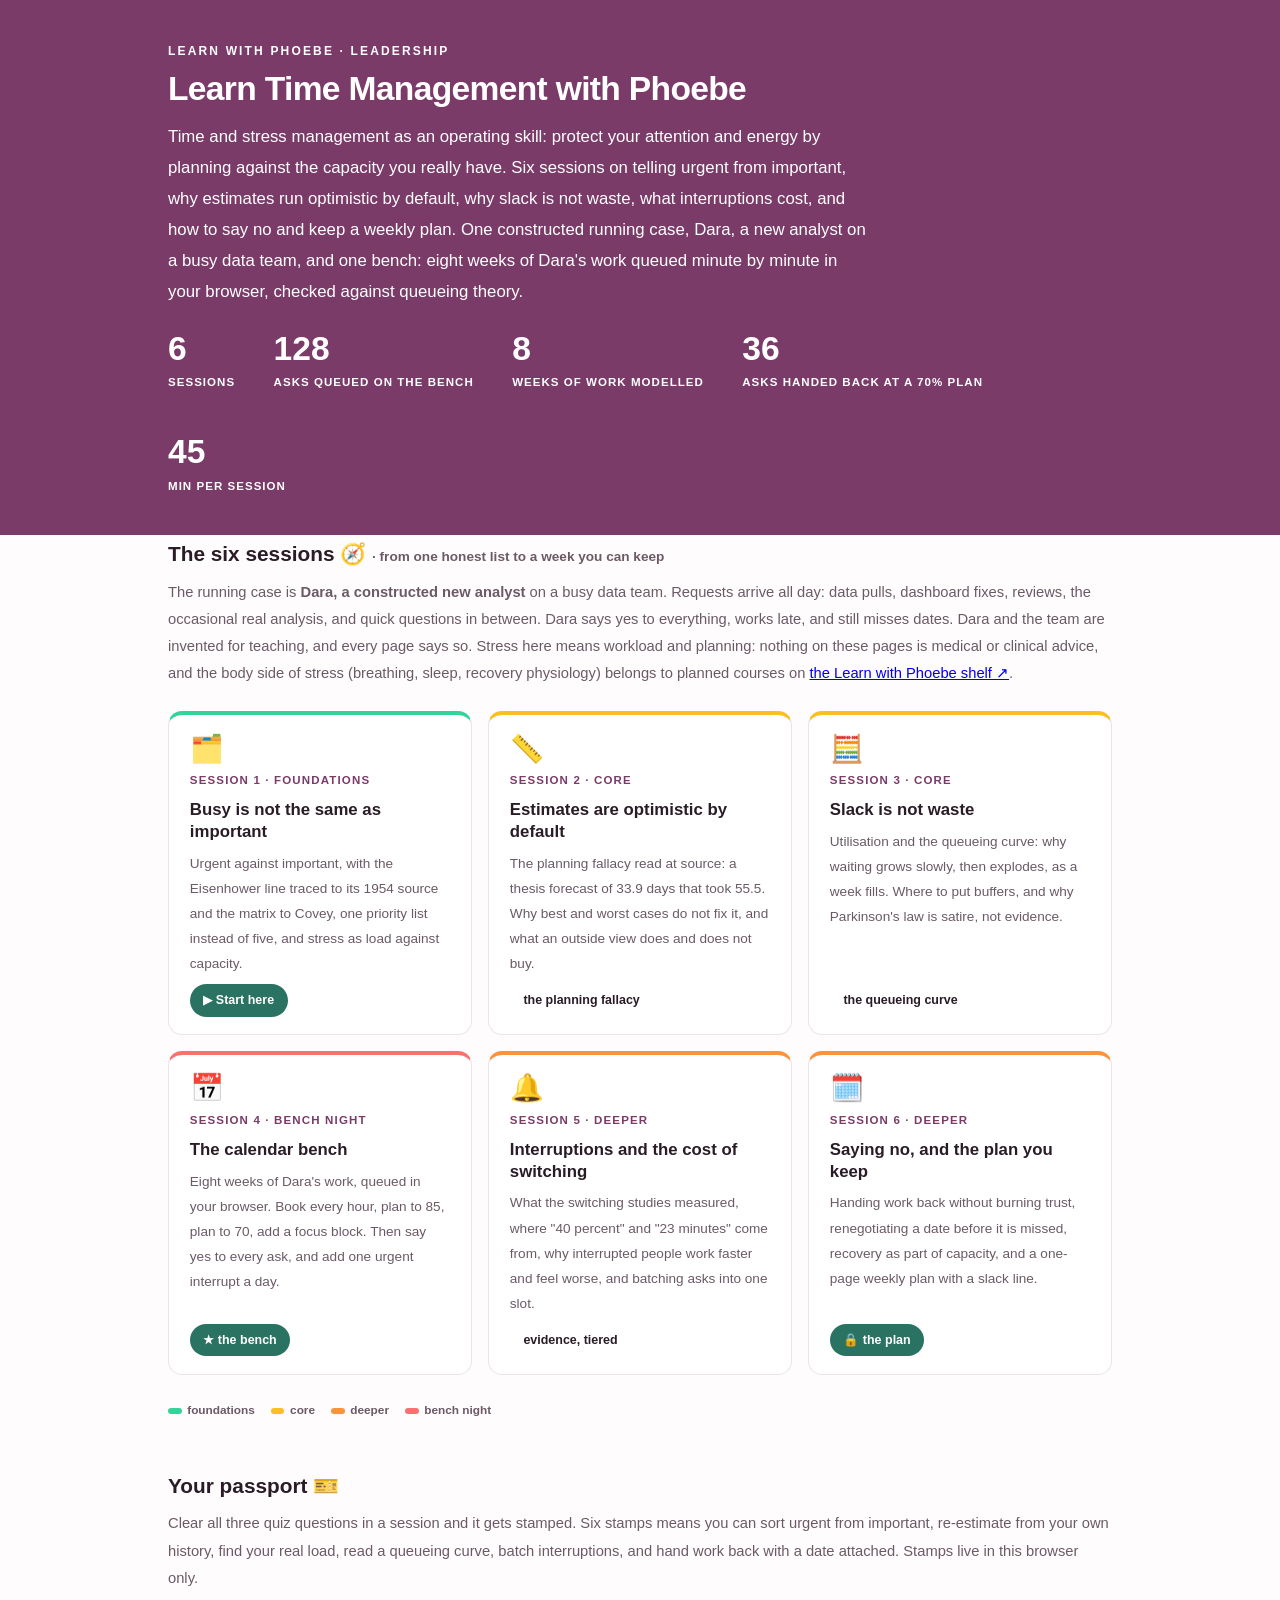
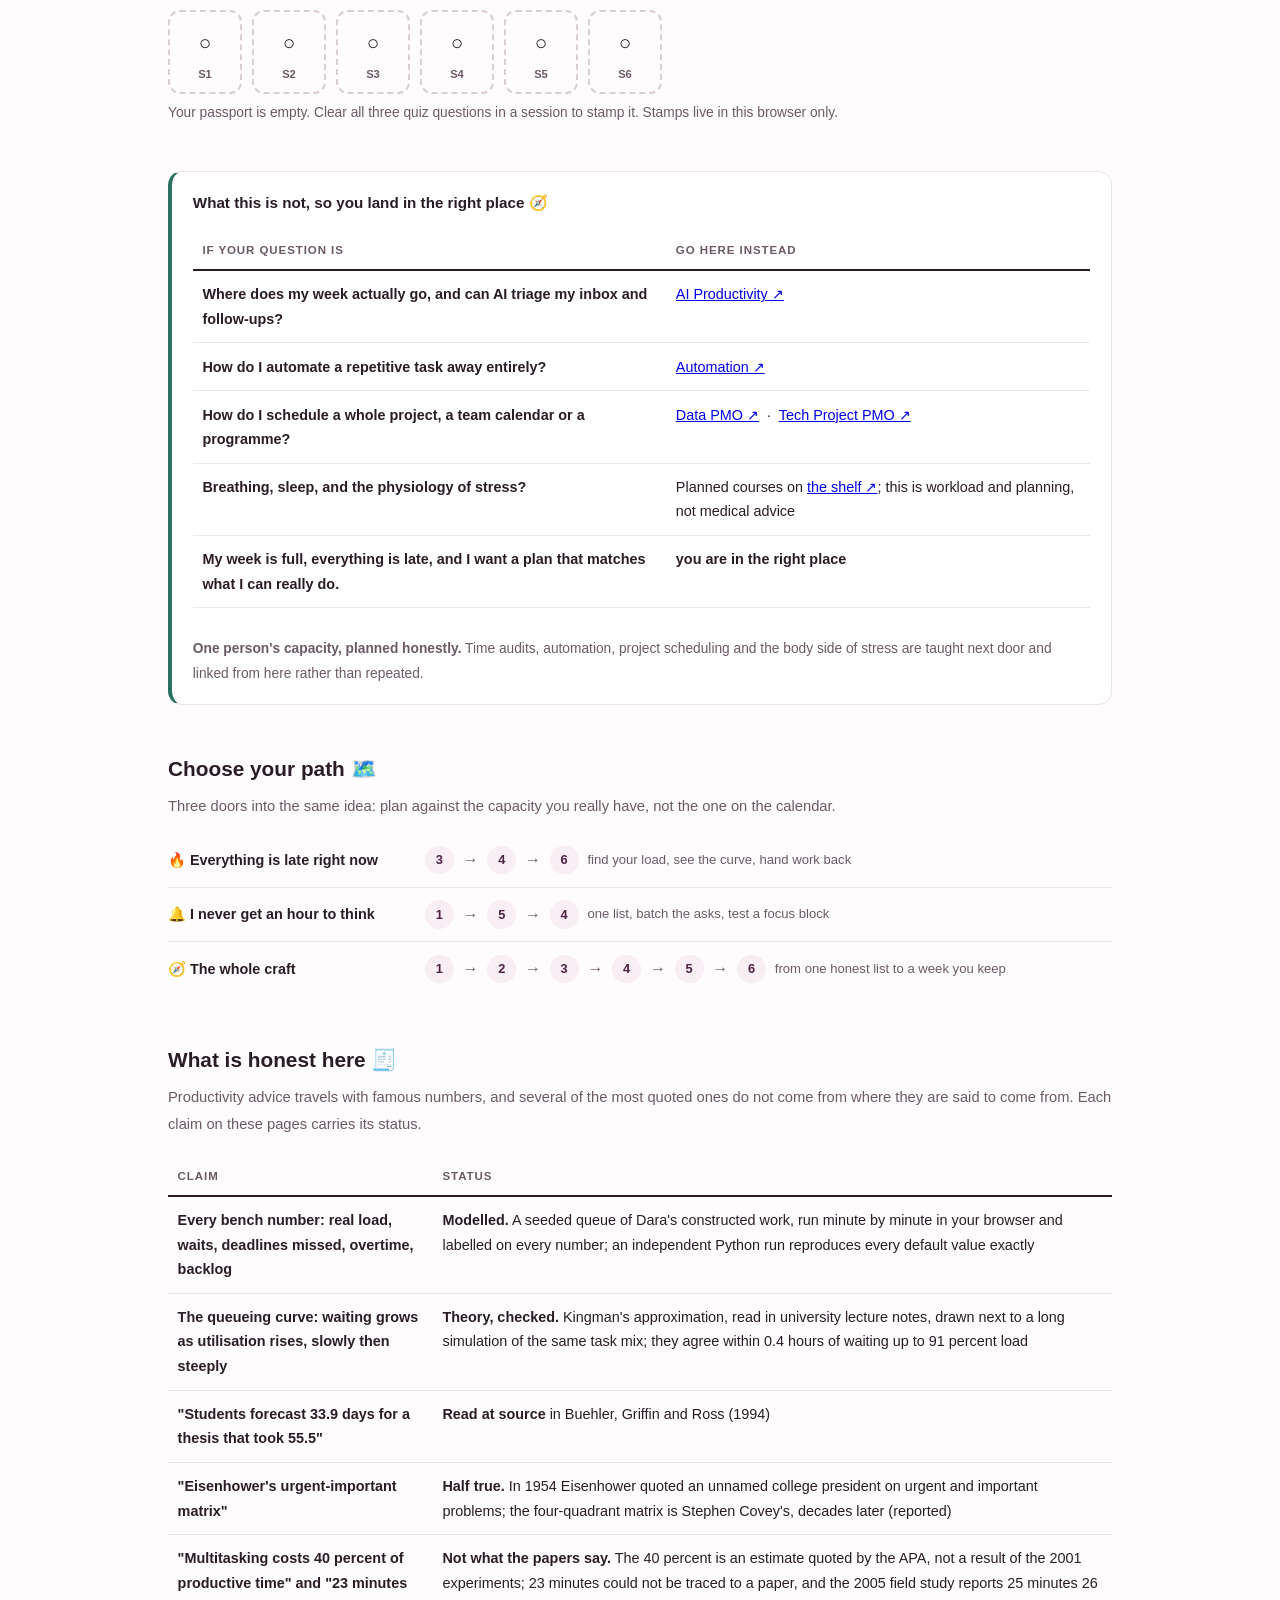
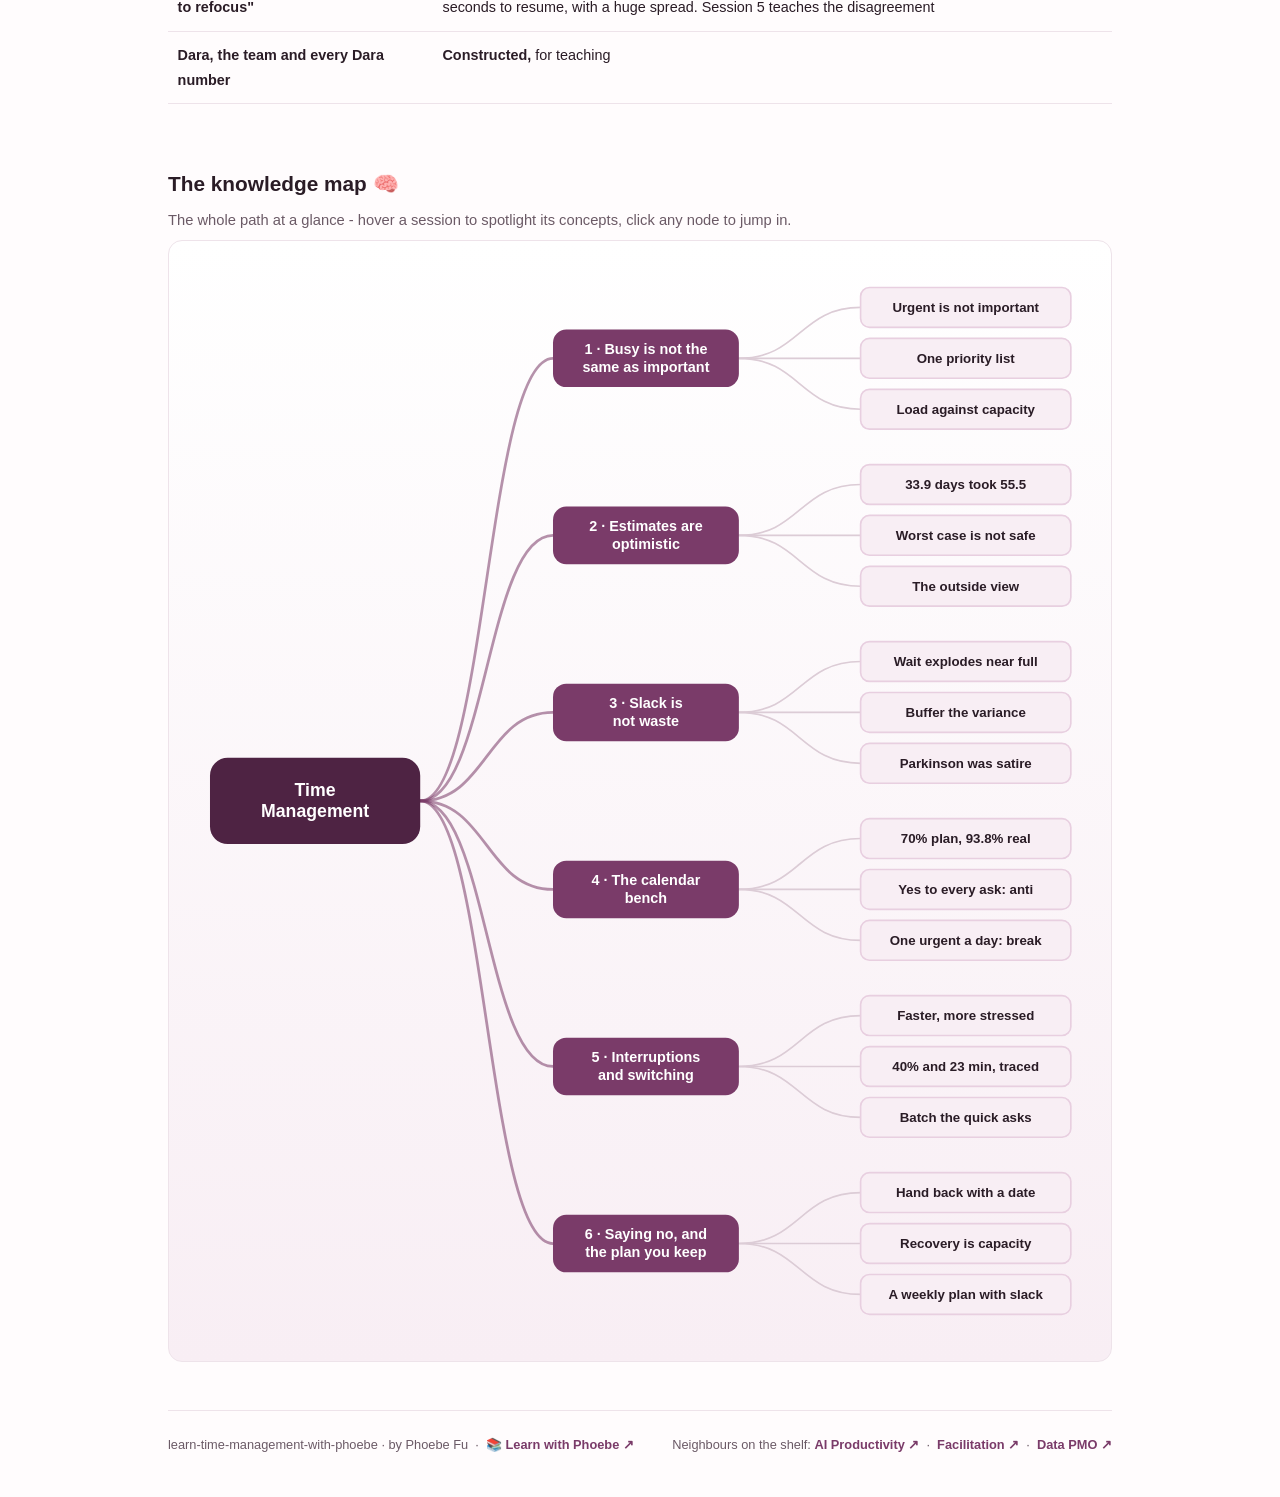
<file: index.html>
<!DOCTYPE html>
<html lang="en">
<head>
<meta charset="UTF-8">
<meta name="viewport" content="width=device-width, initial-scale=1.0">
<!-- social:start -->
<meta name="description" content="Six sessions on protecting attention and energy by planning against real capacity: urgent against important, why estimates run optimistic, why slack is not waste, a calendar bench that runs eight weeks of a constructed analyst's work in your browser, interruptions, and saying no with a weekly plan you keep. Free, by Phoebe Fu.">
<meta property="og:type" content="website">
<meta property="og:site_name" content="Learn with Phoebe">
<meta property="og:title" content="Learn Time Management with Phoebe">
<meta property="og:description" content="Plan against real capacity. Six sessions, one constructed analyst, and a calendar bench where a full week makes everything late and a 70 percent plan keeps its promises.">
<meta property="og:url" content="https://phoebefu6.github.io/learn-time-management-with-phoebe/">
<meta property="og:image" content="https://phoebefu6.github.io/learn-time-management-with-phoebe/assets/og-cover.png">
<meta property="og:image:width" content="1200">
<meta property="og:image:height" content="630">
<meta name="twitter:card" content="summary_large_image">
<meta name="twitter:title" content="Learn Time Management with Phoebe">
<meta name="twitter:description" content="Why a full calendar makes everything late: eight weeks of work queued in your browser, checked against queueing theory.">
<meta name="twitter:image" content="https://phoebefu6.github.io/learn-time-management-with-phoebe/assets/og-cover.png">
<!-- social:end -->
<title>Learn Time Management with Phoebe</title>
<link rel="stylesheet" href="assets/style.css?v=20">
<style>

  .stats-row { display: flex; gap: 2.4rem; margin-top: 1.5rem; flex-wrap: wrap; }
  .stat b { display: block; font-size: 2.1rem; font-weight: 800; line-height: 1.05; font-variant-numeric: tabular-nums; }
  .stat span { font-size: .72rem; opacity: 1; text-transform: uppercase; letter-spacing: .09em; font-weight: 600; }

  .course-grid { display: grid; grid-template-columns: repeat(auto-fit, minmax(17rem, 1fr)); gap: 1rem; margin-top: 1.5rem; }
  .course-card {
    border: 1px solid var(--hairline);
    border-top: 4px solid var(--diff, var(--indigo));
    border-radius: var(--radius);
    padding: 1.2rem 1.3rem 1.1rem;
    display: flex;
    flex-direction: column;
    gap: .5rem;
    text-decoration: none;
    color: var(--ink);
    background: #fff;
    transition: box-shadow .15s ease, border-color .15s ease, transform .15s ease;
    position: relative;
  }
  .course-card:hover { border-color: var(--indigo-soft); border-top-color: var(--diff, var(--indigo)); box-shadow: 0 8px 28px rgba(var(--shadow-rgb),.16); transform: translateY(-3px); }
  .course-card .cicon { font-size: 1.7rem; line-height: 1; }
  .course-card .cnum { font-size: .72rem; font-weight: 700; color: var(--indigo); text-transform: uppercase; letter-spacing: .1em; }
  .course-card h3 { font-size: 1.05rem; font-weight: 800; line-height: 1.3; }
  .course-card p { font-size: .85rem; color: var(--muted); flex: 1; }
  .course-card .meta { display: flex; gap: .4rem; flex-wrap: wrap; }

  .diff-legend { display: flex; gap: 1rem; margin-top: 1.6rem; font-size: .74rem; color: var(--muted); font-weight: 600; flex-wrap: wrap; }
  .diff-legend i { display: inline-block; width: .85rem; height: .35rem; border-radius: 999px; margin-right: .35rem; vertical-align: middle; }

  .paths { margin-top: 2.6rem; }
  .paths h2 { font-size: 1.3rem; font-weight: 800; margin-bottom: .3rem; }
  .paths .plede { color: var(--muted); font-size: .92rem; margin-bottom: .8rem; }
  .path { display: flex; gap: .55rem; align-items: center; padding: .75rem 0; border-bottom: .5px solid var(--hairline); flex-wrap: wrap; }
  .path:last-child { border-bottom: none; }
  .path b { min-width: 15.5rem; font-size: .9rem; }
  .path .pstep { background: var(--indigo-50); color: var(--indigo-deep); border-radius: 999px; padding: .16rem .68rem; font-weight: 700; font-size: .8rem; text-decoration: none; transition: all .12s ease; }
  .path .pstep:hover { background: var(--indigo); color: #fff; }
  .path .parr { color: var(--muted); font-weight: 700; }

  .mm-section { margin-top: 1.6rem; }
  .mm-section h2 { font-size: 1.3rem; font-weight: 800; margin-bottom: .2rem; }
  .mm-section .mm-lede { color: var(--muted); font-size: .92rem; margin-bottom: .4rem; }
  .mm-wrap { border: 1px solid var(--hairline); border-radius: var(--radius); background: linear-gradient(180deg,#fff,var(--indigo-50)); padding: .6rem; overflow-x: auto; }
  .mm-svg { width: 100%; height: auto; display: block; max-width: 60rem; margin: 0 auto; min-width: 34rem; }
  .mm-link { cursor: pointer; text-decoration: none; }
  .mm-node rect { transition: opacity .15s ease, filter .15s ease; }
  .mm-node text { pointer-events: none; }
  .mm-link:hover .mm-node rect { filter: brightness(1.06); }
  .mm-edge { transition: opacity .15s ease; }

  .not-this { border: 1px solid var(--hairline); border-left: 4px solid var(--clay); border-radius: var(--radius); background: #fff; padding: 1.1rem 1.3rem; margin-top: 1.2rem; }
  .not-this h3 { font-size: .95rem; font-weight: 800; margin-bottom: .5rem; }
</style>
</head>
<body>
<header class="masthead">
  <div class="wrap">
    <div class="eyebrow">Learn with Phoebe · Leadership</div>
    <h1>Learn <span class="accent">Time Management</span> with Phoebe</h1>
    <p class="sub">Time and stress management as an operating skill: protect your attention and energy by planning against the capacity you really have. Six sessions on telling urgent from important, why estimates run optimistic by default, why slack is not waste, what interruptions cost, and how to say no and keep a weekly plan. One constructed running case, Dara, a new analyst on a busy data team, and one bench: eight weeks of Dara's work queued minute by minute in your browser, checked against queueing theory.</p>
    <div class="stats-row">
      <div class="stat"><b data-count="6">6</b><span>sessions</span></div>
      <div class="stat"><b data-count="128">128</b><span>asks queued on the bench</span></div>
      <div class="stat"><b data-count="8">8</b><span>weeks of work modelled</span></div>
      <div class="stat"><b data-count="36">36</b><span>asks handed back at a 70% plan</span></div>
      <div class="stat"><b data-count="45">45</b><span>min per session</span></div>
    </div>
  </div>
</header>
<main class="wrap">
  <section class="section">
    <div class="paths" style="margin-top:0">
      <h2>The six sessions 🧭 <span style="font-size:.85rem;font-weight:600;color:var(--muted)">· from one honest list to a week you can keep</span></h2>
      <p class="plede">The running case is <strong>Dara, a constructed new analyst</strong> on a busy data team. Requests arrive all day: data pulls, dashboard fixes, reviews, the occasional real analysis, and quick questions in between. Dara says yes to everything, works late, and still misses dates. Dara and the team are invented for teaching, and every page says so. Stress here means workload and planning: nothing on these pages is medical or clinical advice, and the body side of stress (breathing, sleep, recovery physiology) belongs to planned courses on <a href="https://phoebefu6.github.io/learn-with-phoebe/">the Learn with Phoebe shelf ↗</a>.</p>
    </div>
    <div class="course-grid">
      <a class="course-card" href="courses/01-busy-is-not-important.html" style="--diff:#34D399">
        <span class="cicon">🗂️</span>
        <span class="cnum">Session 1 · foundations</span>
        <h3>Busy is not the same as important</h3>
        <p>Urgent against important, with the Eisenhower line traced to its 1954 source and the matrix to Covey, one priority list instead of five, and stress as load against capacity.</p>
        <span class="meta"><span class="pill amber">▶ Start here</span></span>
      </a>
      <a class="course-card" href="courses/02-estimates-are-optimistic.html" style="--diff:#FBBF24">
        <span class="cicon">📏</span>
        <span class="cnum">Session 2 · core</span>
        <h3>Estimates are optimistic by default</h3>
        <p>The planning fallacy read at source: a thesis forecast of 33.9 days that took 55.5. Why best and worst cases do not fix it, and what an outside view does and does not buy.</p>
        <span class="meta"><span class="pill">the planning fallacy</span></span>
      </a>
      <a class="course-card" href="courses/03-slack-is-not-waste.html" style="--diff:#FBBF24">
        <span class="cicon">🧮</span>
        <span class="cnum">Session 3 · core</span>
        <h3>Slack is not waste</h3>
        <p>Utilisation and the queueing curve: why waiting grows slowly, then explodes, as a week fills. Where to put buffers, and why Parkinson's law is satire, not evidence.</p>
        <span class="meta"><span class="pill">the queueing curve</span></span>
      </a>
      <a class="course-card" href="courses/04-the-calendar-bench.html" style="--diff:#F87171">
        <span class="cicon">📅</span>
        <span class="cnum">Session 4 · bench night</span>
        <h3>The calendar bench</h3>
        <p>Eight weeks of Dara's work, queued in your browser. Book every hour, plan to 85, plan to 70, add a focus block. Then say yes to every ask, and add one urgent interrupt a day.</p>
        <span class="meta"><span class="pill amber">★ the bench</span></span>
      </a>
      <a class="course-card" href="courses/05-interruptions-and-switching.html" style="--diff:#FB923C">
        <span class="cicon">🔔</span>
        <span class="cnum">Session 5 · deeper</span>
        <h3>Interruptions and the cost of switching</h3>
        <p>What the switching studies measured, where "40 percent" and "23 minutes" come from, why interrupted people work faster and feel worse, and batching asks into one slot.</p>
        <span class="meta"><span class="pill">evidence, tiered</span></span>
      </a>
      <a class="course-card" href="courses/06-saying-no-and-the-plan.html" style="--diff:#FB923C">
        <span class="cicon">🗓️</span>
        <span class="cnum">Session 6 · deeper</span>
        <h3>Saying no, and the plan you keep</h3>
        <p>Handing work back without burning trust, renegotiating a date before it is missed, recovery as part of capacity, and a one-page weekly plan with a slack line.</p>
        <span class="meta"><span class="pill amber">🔒 the plan</span></span>
      </a>
    </div>
    <div class="diff-legend">
      <span><i style="background:#34D399"></i>foundations</span>
      <span><i style="background:#FBBF24"></i>core</span>
      <span><i style="background:#FB923C"></i>deeper</span>
      <span><i style="background:#F87171"></i>bench night</span>
    </div>
  </section>
  <section class="section">
    <div class="paths" style="margin-top:0">
      <h2>Your passport 🎫</h2>
      <p class="plede">Clear all three quiz questions in a session and it gets stamped. Six stamps means you can sort urgent from important, re-estimate from your own history, find your real load, read a queueing curve, batch interruptions, and hand work back with a date attached. Stamps live in this browser only.</p>
    </div>
    <div class="pp-strip"></div>
  </section>
  <section class="section">
    <div class="not-this">
      <h3>What this is not, so you land in the right place 🧭</h3>
      <table class="clean">
        <tr><th>If your question is</th><th>Go here instead</th></tr>
        <tr><td>Where does my week actually go, and can AI triage my inbox and follow-ups?</td><td><a href="https://phoebefu6.github.io/learn-ai-productivity-with-phoebe/">AI Productivity ↗</a></td></tr>
        <tr><td>How do I automate a repetitive task away entirely?</td><td><a href="https://phoebefu6.github.io/learn-automation-with-phoebe/">Automation ↗</a></td></tr>
        <tr><td>How do I schedule a whole project, a team calendar or a programme?</td><td><a href="https://phoebefu6.github.io/learn-data-pmo-with-phoebe/">Data PMO ↗</a> &nbsp;·&nbsp; <a href="https://phoebefu6.github.io/learn-tech-project-pmo-with-phoebe/">Tech Project PMO ↗</a></td></tr>
        <tr><td>Breathing, sleep, and the physiology of stress?</td><td>Planned courses on <a href="https://phoebefu6.github.io/learn-with-phoebe/">the shelf ↗</a>; this is workload and planning, not medical advice</td></tr>
        <tr><td><strong>My week is full, everything is late, and I want a plan that matches what I can really do.</strong></td><td><strong>you are in the right place</strong></td></tr>
      </table>
      <p style="margin-top:.7rem;font-size:.86rem;color:var(--muted)"><strong>One person's capacity, planned honestly.</strong> Time audits, automation, project scheduling and the body side of stress are taught next door and linked from here rather than repeated.</p>
    </div>
  </section>
  <section class="section">
    <div class="paths">
      <h2>Choose your path 🗺️</h2>
      <p class="plede">Three doors into the same idea: plan against the capacity you really have, not the one on the calendar.</p>
      <div class="path"><b>🔥 Everything is late right now</b>
        <a class="pstep" href="courses/03-slack-is-not-waste.html">3</a><span class="parr">→</span>
        <a class="pstep" href="courses/04-the-calendar-bench.html">4</a><span class="parr">→</span>
        <a class="pstep" href="courses/06-saying-no-and-the-plan.html">6</a>
        <span style="font-size:.82rem;color:var(--muted)">find your load, see the curve, hand work back</span>
      </div>
      <div class="path"><b>🔔 I never get an hour to think</b>
        <a class="pstep" href="courses/01-busy-is-not-important.html">1</a><span class="parr">→</span>
        <a class="pstep" href="courses/05-interruptions-and-switching.html">5</a><span class="parr">→</span>
        <a class="pstep" href="courses/04-the-calendar-bench.html">4</a>
        <span style="font-size:.82rem;color:var(--muted)">one list, batch the asks, test a focus block</span>
      </div>
      <div class="path"><b>🧭 The whole craft</b>
        <a class="pstep" href="courses/01-busy-is-not-important.html">1</a><span class="parr">→</span>
        <a class="pstep" href="courses/02-estimates-are-optimistic.html">2</a><span class="parr">→</span>
        <a class="pstep" href="courses/03-slack-is-not-waste.html">3</a><span class="parr">→</span>
        <a class="pstep" href="courses/04-the-calendar-bench.html">4</a><span class="parr">→</span>
        <a class="pstep" href="courses/05-interruptions-and-switching.html">5</a><span class="parr">→</span>
        <a class="pstep" href="courses/06-saying-no-and-the-plan.html">6</a>
        <span style="font-size:.82rem;color:var(--muted)">from one honest list to a week you keep</span>
      </div>
    </div>
  </section>
  <section class="section">
    <div class="paths" style="margin-top:0">
      <h2>What is honest here 🧾</h2>
      <p class="plede">Productivity advice travels with famous numbers, and several of the most quoted ones do not come from where they are said to come from. Each claim on these pages carries its status.</p>
    </div>
    <table class="clean">
      <tr><th>Claim</th><th>Status</th></tr>
      <tr><td>Every bench number: real load, waits, deadlines missed, overtime, backlog</td><td><strong>Modelled.</strong> A seeded queue of Dara's constructed work, run minute by minute in your browser and labelled on every number; an independent Python run reproduces every default value exactly</td></tr>
      <tr><td>The queueing curve: waiting grows as utilisation rises, slowly then steeply</td><td><strong>Theory, checked.</strong> Kingman's approximation, read in university lecture notes, drawn next to a long simulation of the same task mix; they agree within 0.4 hours of waiting up to 91 percent load</td></tr>
      <tr><td>"Students forecast 33.9 days for a thesis that took 55.5"</td><td><strong>Read at source</strong> in Buehler, Griffin and Ross (1994)</td></tr>
      <tr><td>"Eisenhower's urgent-important matrix"</td><td><strong>Half true.</strong> In 1954 Eisenhower quoted an unnamed college president on urgent and important problems; the four-quadrant matrix is Stephen Covey's, decades later (reported)</td></tr>
      <tr><td>"Multitasking costs 40 percent of productive time" and "23 minutes to refocus"</td><td><strong>Not what the papers say.</strong> The 40 percent is an estimate quoted by the APA, not a result of the 2001 experiments; 23 minutes could not be traced to a paper, and the 2005 field study reports 25 minutes 26 seconds to resume, with a huge spread. Session 5 teaches the disagreement</td></tr>
      <tr><td>Dara, the team and every Dara number</td><td><strong>Constructed,</strong> for teaching</td></tr>
    </table>
  </section>
  <section class="section mm-section">
    <h2>The knowledge map 🧠</h2>
    <p class="mm-lede">The whole path at a glance - hover a session to spotlight its concepts, click any node to jump in.</p>
    <div class="mm-wrap"><div id="mindmap"></div></div>
  </section>
  <footer class="pagefoot">
    <span>learn-time-management-with-phoebe · by Phoebe Fu &nbsp;·&nbsp; 📚 <a href="https://phoebefu6.github.io/learn-with-phoebe/">Learn with Phoebe ↗</a></span>
    <span>Neighbours on the shelf: <a href="https://phoebefu6.github.io/learn-ai-productivity-with-phoebe/">AI Productivity ↗</a> &nbsp;·&nbsp; <a href="https://phoebefu6.github.io/learn-facilitation-with-phoebe/">Facilitation ↗</a> &nbsp;·&nbsp; <a href="https://phoebefu6.github.io/learn-data-pmo-with-phoebe/">Data PMO ↗</a></span>
  </footer>
</main>
<script>
window.MINDMAP_DATA = {
 "title": "Time\nManagement",
 "centerColor": "#4E2343",
 "sessions": [
  {
   "label": "Busy is not the\nsame as important",
   "href": "courses/01-busy-is-not-important.html",
   "color": "#34D399",
   "concepts": [
    {
     "label": "Urgent is not important",
     "href": "courses/01-busy-is-not-important.html"
    },
    {
     "label": "One priority list",
     "href": "courses/01-busy-is-not-important.html"
    },
    {
     "label": "Load against capacity",
     "href": "courses/01-busy-is-not-important.html"
    }
   ]
  },
  {
   "label": "Estimates are\noptimistic",
   "href": "courses/02-estimates-are-optimistic.html",
   "color": "#FBBF24",
   "concepts": [
    {
     "label": "33.9 days took 55.5",
     "href": "courses/02-estimates-are-optimistic.html"
    },
    {
     "label": "Worst case is not safe",
     "href": "courses/02-estimates-are-optimistic.html"
    },
    {
     "label": "The outside view",
     "href": "courses/02-estimates-are-optimistic.html"
    }
   ]
  },
  {
   "label": "Slack is\nnot waste",
   "href": "courses/03-slack-is-not-waste.html",
   "color": "#FBBF24",
   "concepts": [
    {
     "label": "Wait explodes near full",
     "href": "courses/03-slack-is-not-waste.html"
    },
    {
     "label": "Buffer the variance",
     "href": "courses/03-slack-is-not-waste.html"
    },
    {
     "label": "Parkinson was satire",
     "href": "courses/03-slack-is-not-waste.html"
    }
   ]
  },
  {
   "label": "The calendar\nbench",
   "href": "courses/04-the-calendar-bench.html",
   "color": "#F87171",
   "concepts": [
    {
     "label": "70% plan, 93.8% real",
     "href": "courses/04-the-calendar-bench.html"
    },
    {
     "label": "Yes to every ask: anti",
     "href": "courses/04-the-calendar-bench.html"
    },
    {
     "label": "One urgent a day: break",
     "href": "courses/04-the-calendar-bench.html"
    }
   ]
  },
  {
   "label": "Interruptions\nand switching",
   "href": "courses/05-interruptions-and-switching.html",
   "color": "#FB923C",
   "concepts": [
    {
     "label": "Faster, more stressed",
     "href": "courses/05-interruptions-and-switching.html"
    },
    {
     "label": "40% and 23 min, traced",
     "href": "courses/05-interruptions-and-switching.html"
    },
    {
     "label": "Batch the quick asks",
     "href": "courses/05-interruptions-and-switching.html"
    }
   ]
  },
  {
   "label": "Saying no, and\nthe plan you keep",
   "href": "courses/06-saying-no-and-the-plan.html",
   "color": "#FB923C",
   "concepts": [
    {
     "label": "Hand back with a date",
     "href": "courses/06-saying-no-and-the-plan.html"
    },
    {
     "label": "Recovery is capacity",
     "href": "courses/06-saying-no-and-the-plan.html"
    },
    {
     "label": "A weekly plan with slack",
     "href": "courses/06-saying-no-and-the-plan.html"
    }
   ]
  }
 ]
};
</script>
<script src="assets/mindmap.js?v=15"></script>
<script src="assets/app.js?v=17"></script>
</body>
</html>
</file>
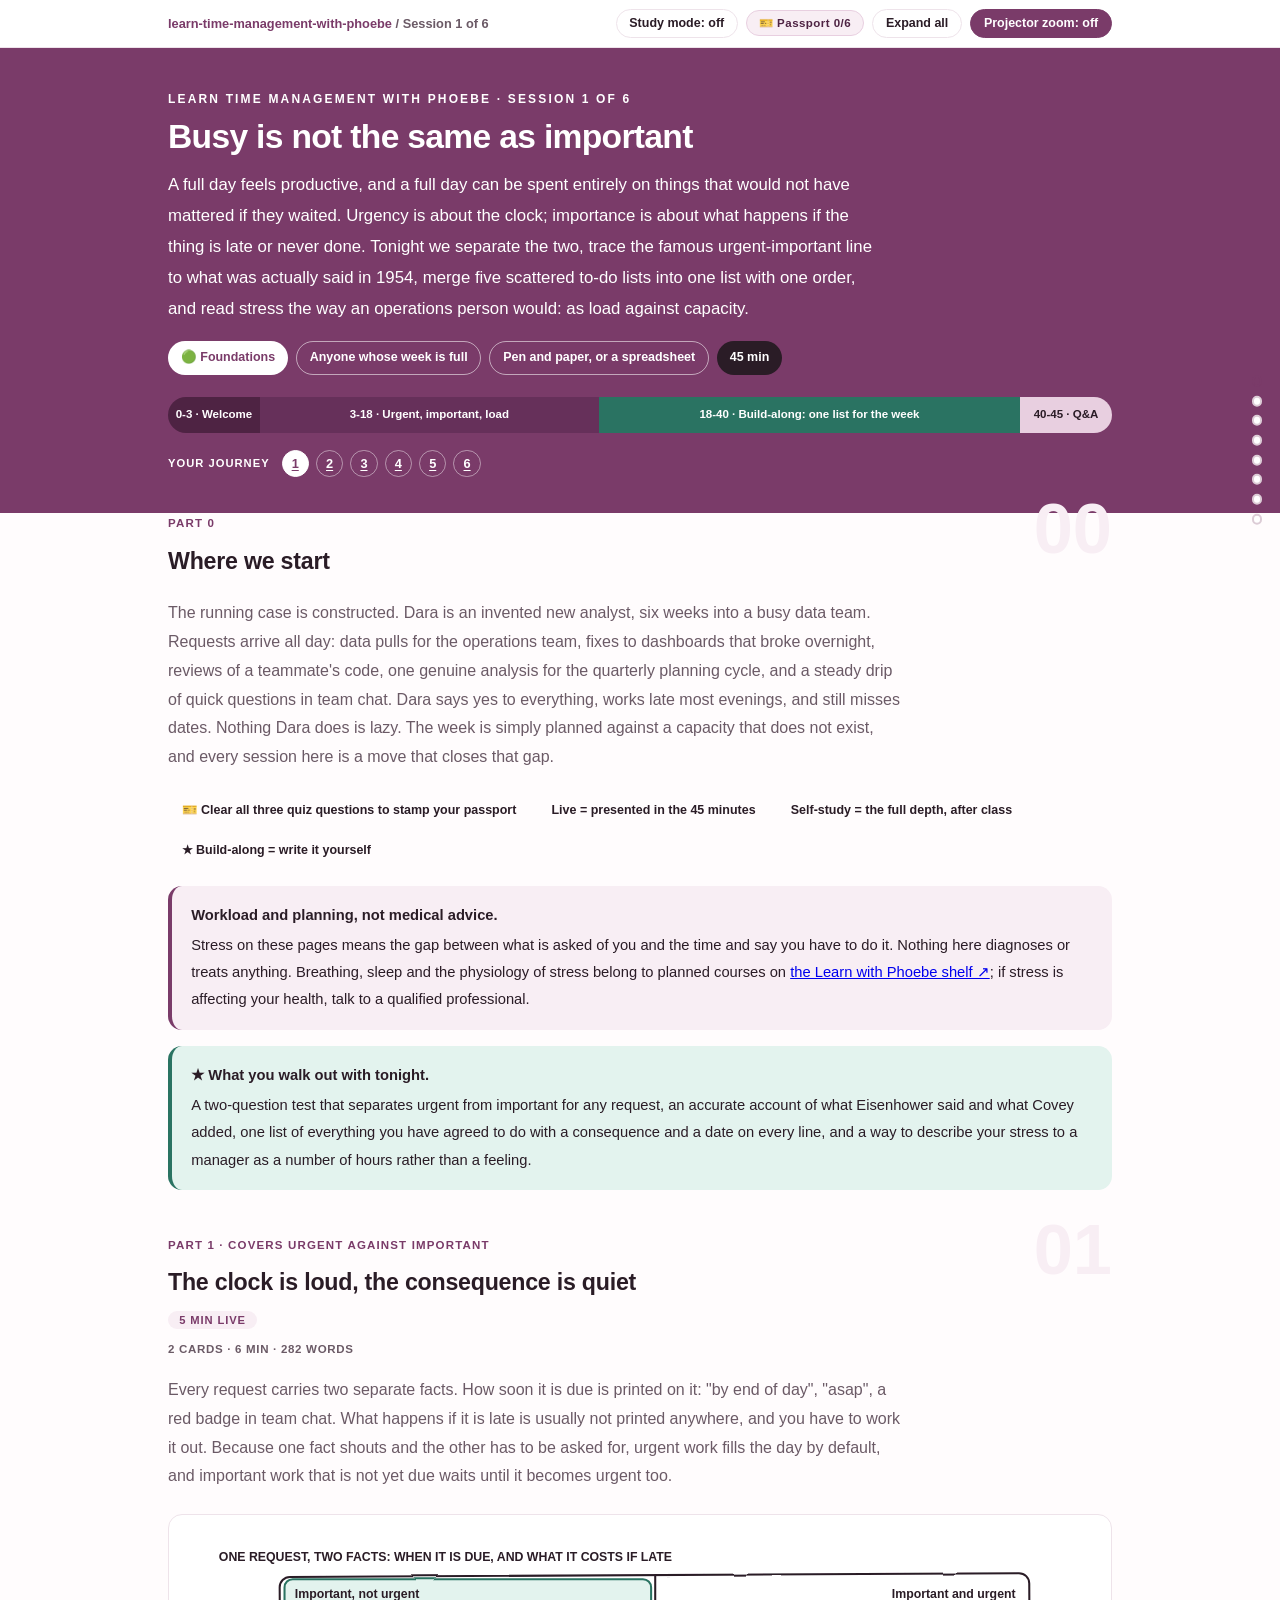
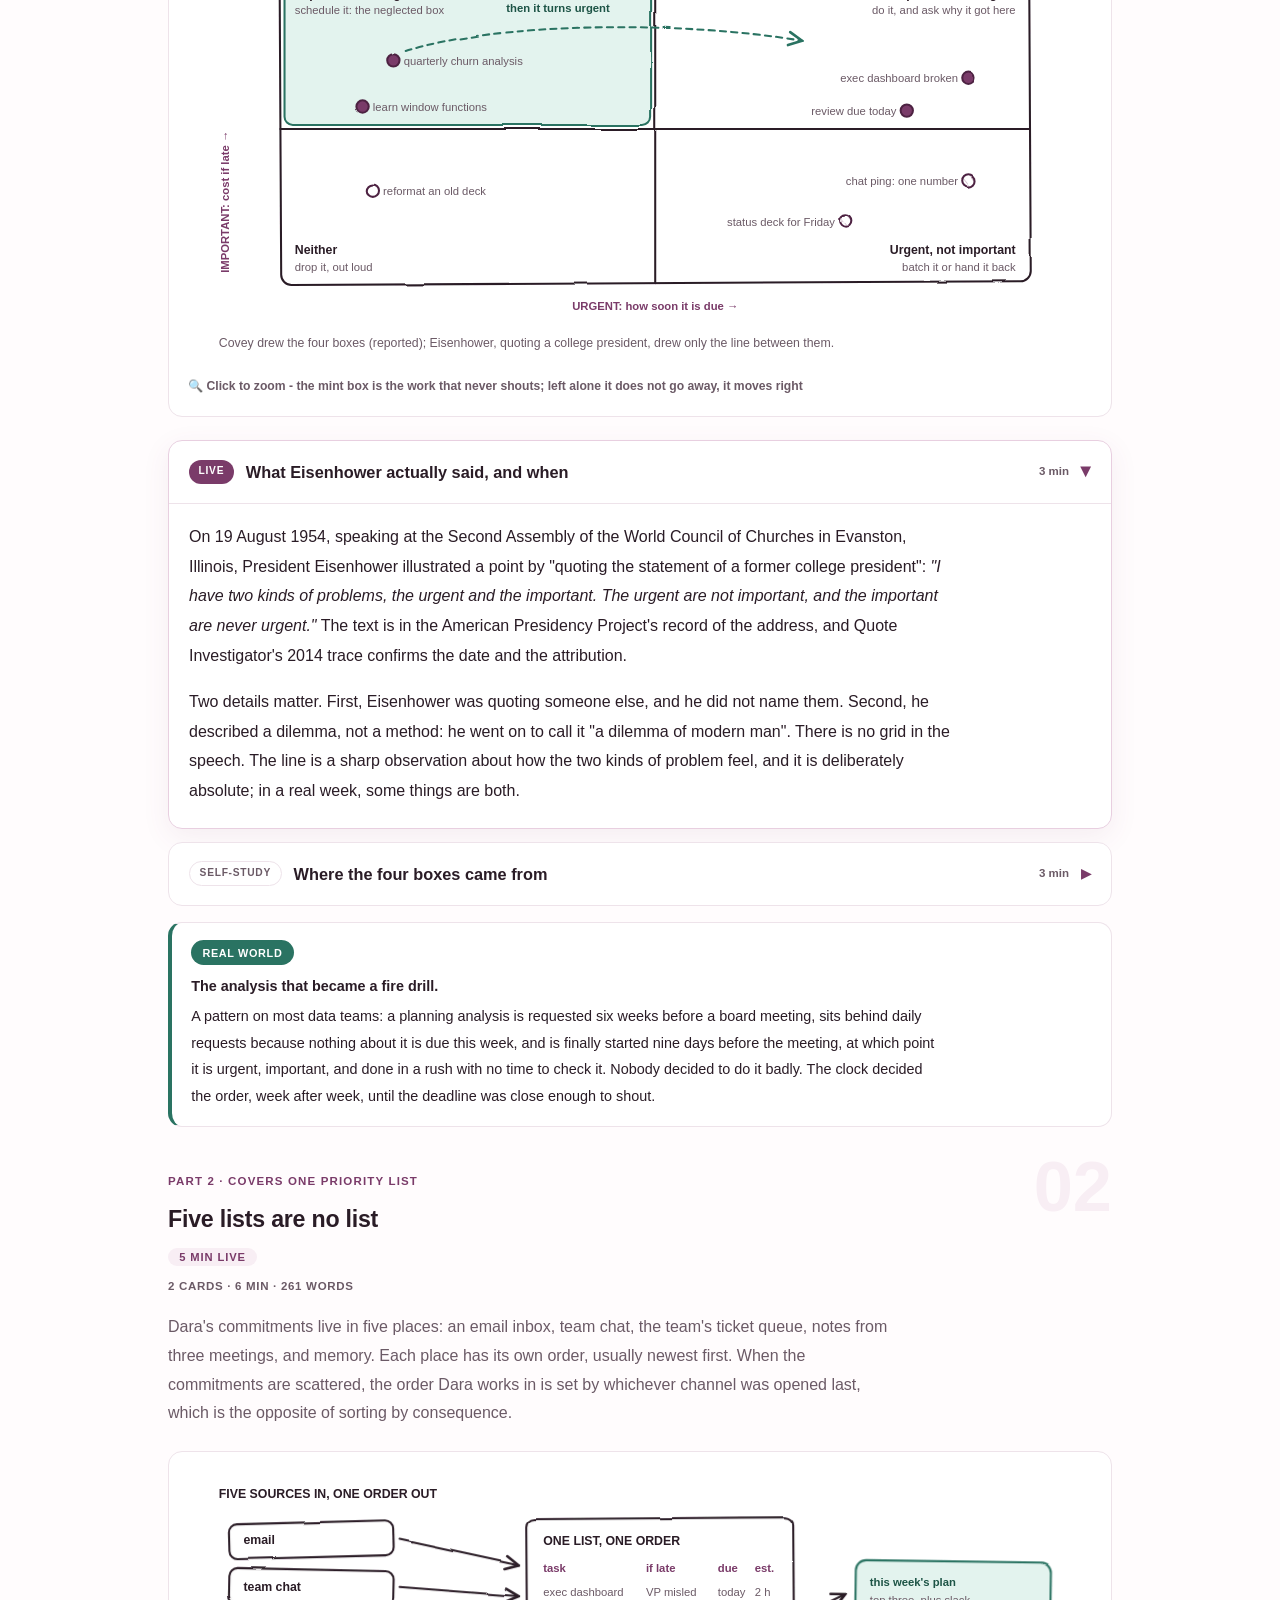
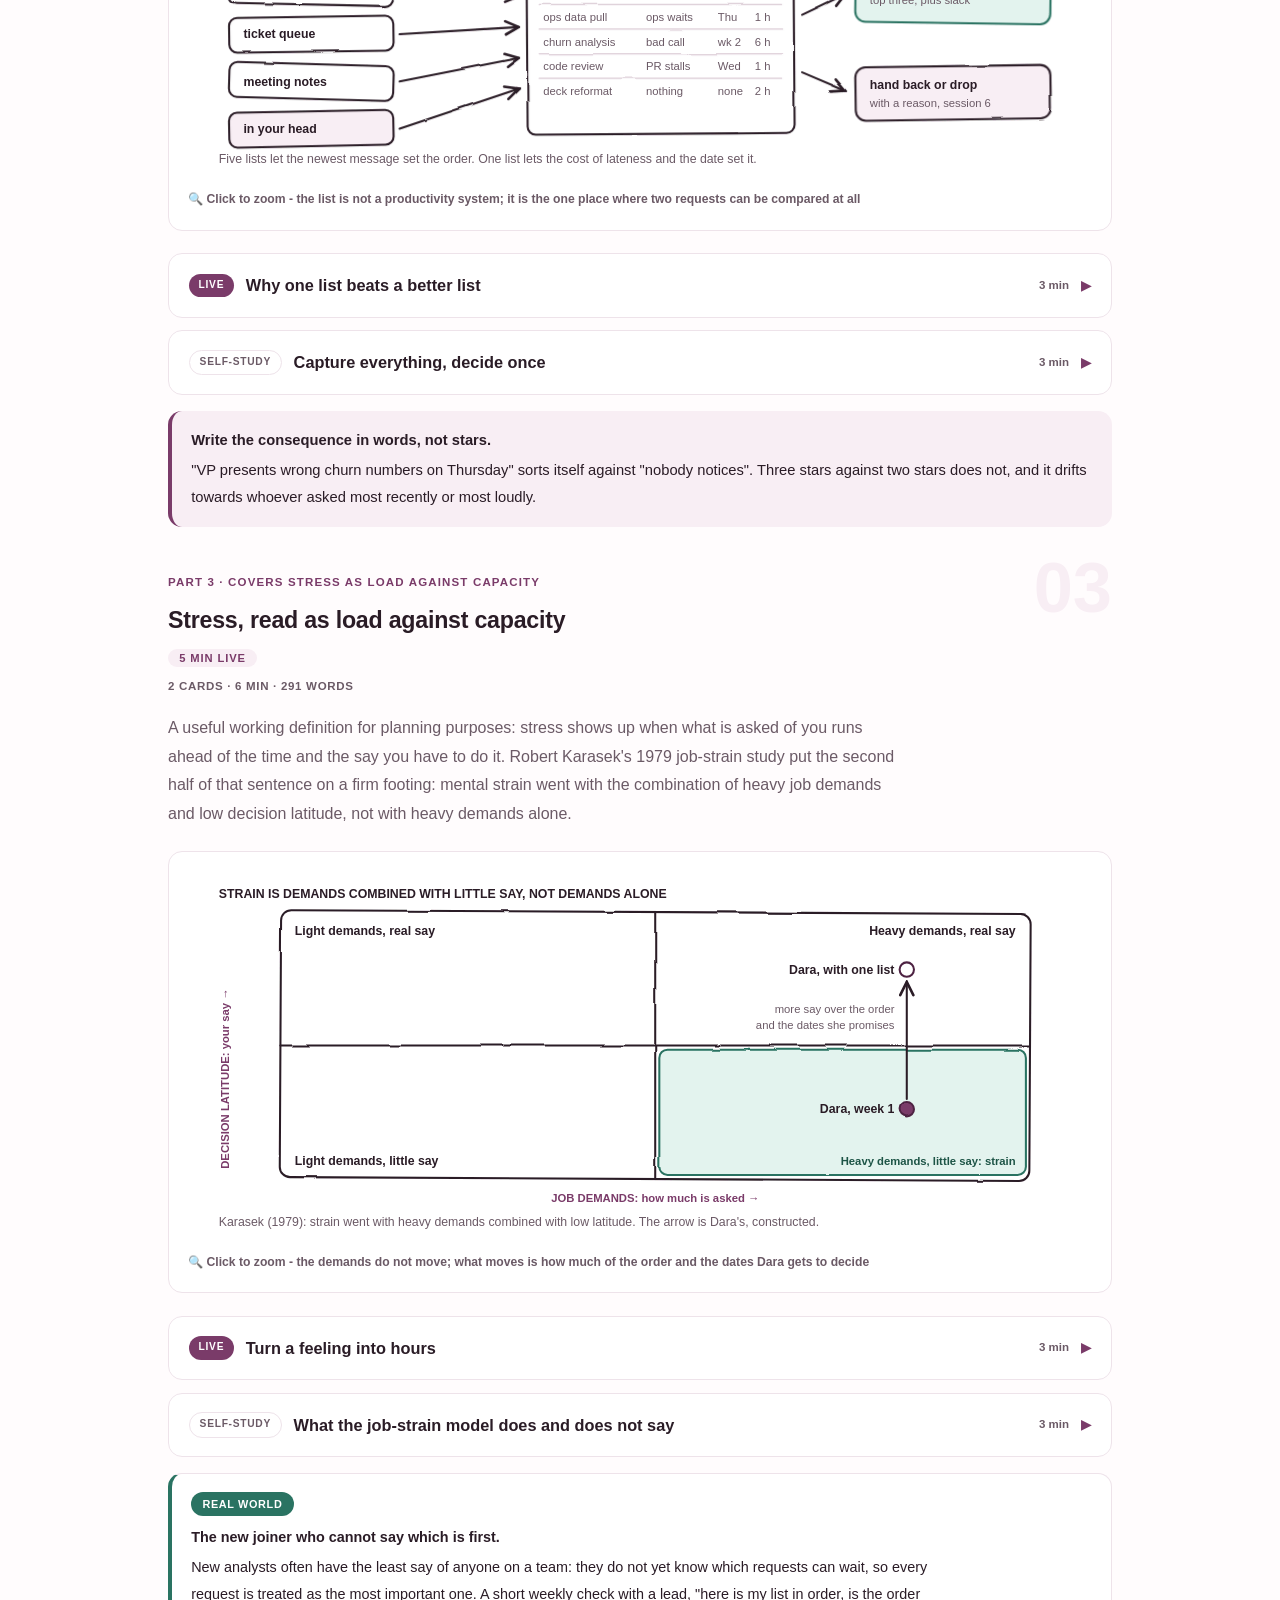
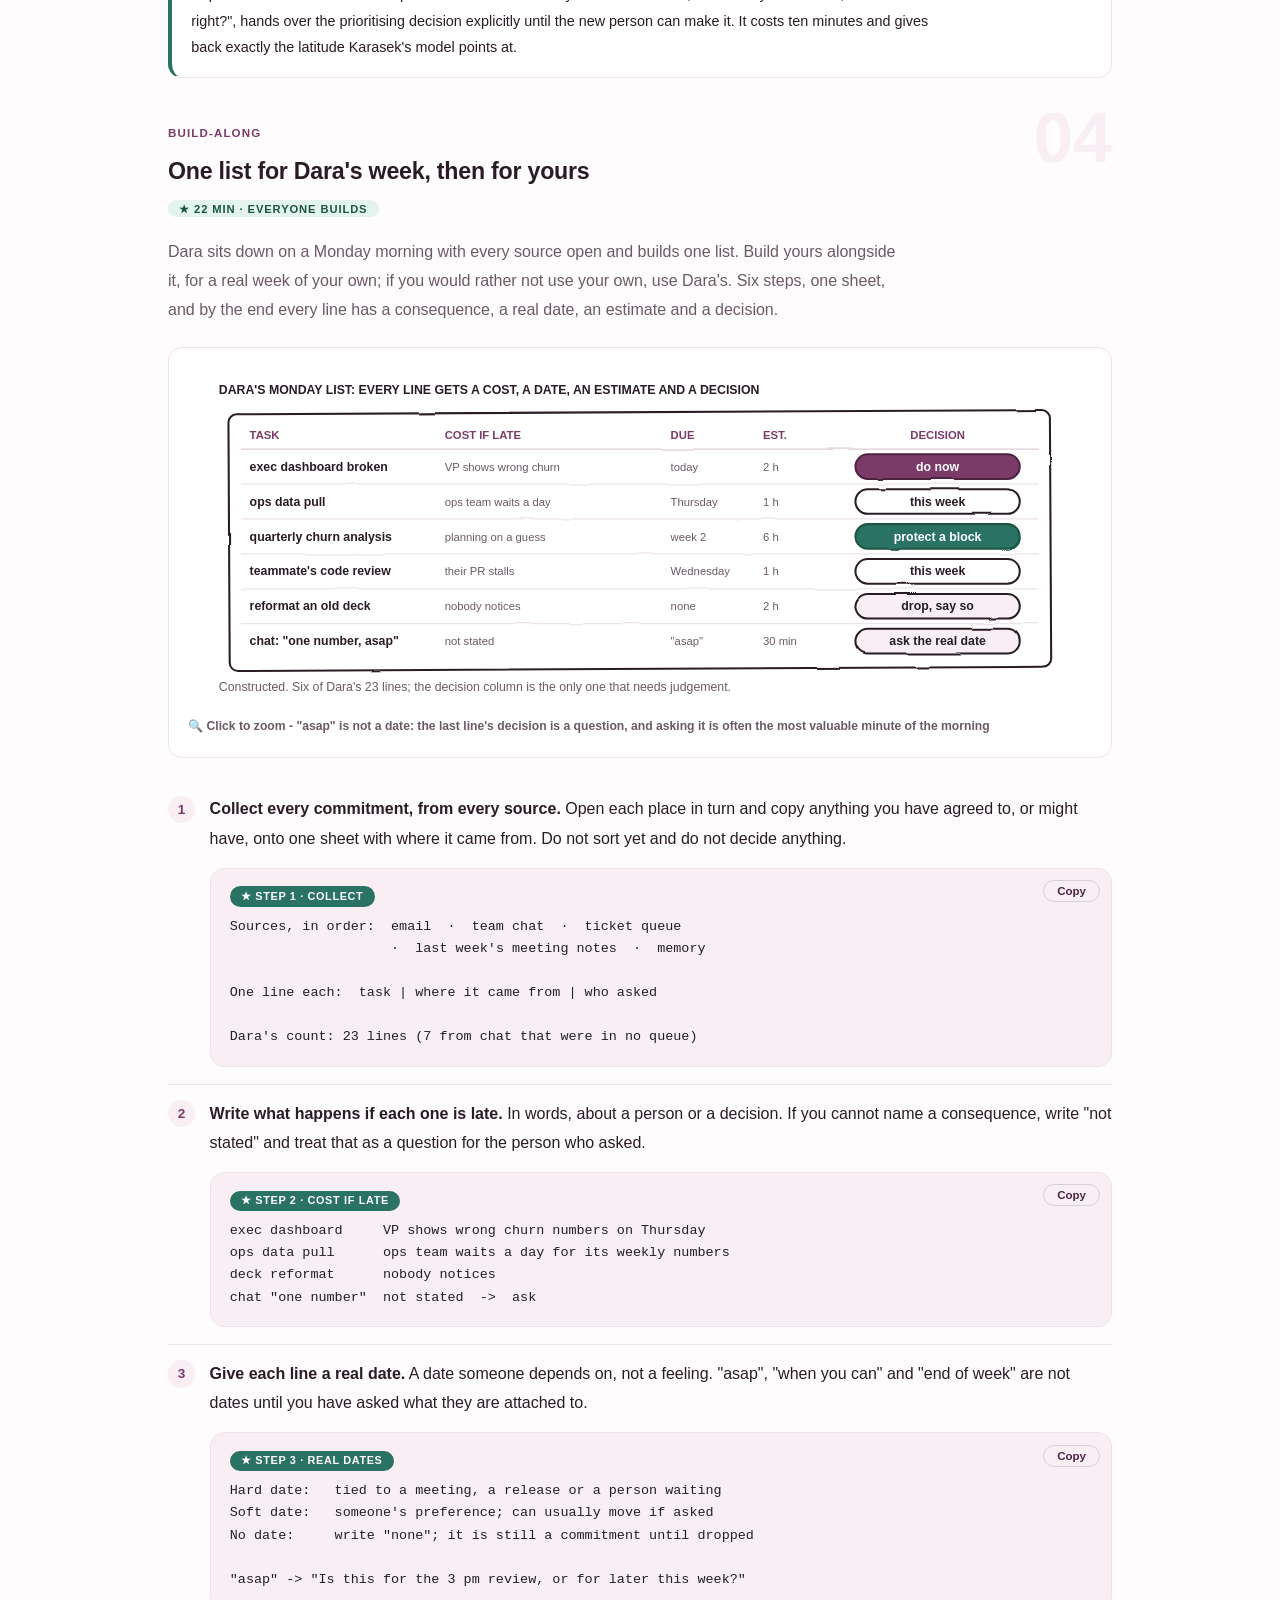
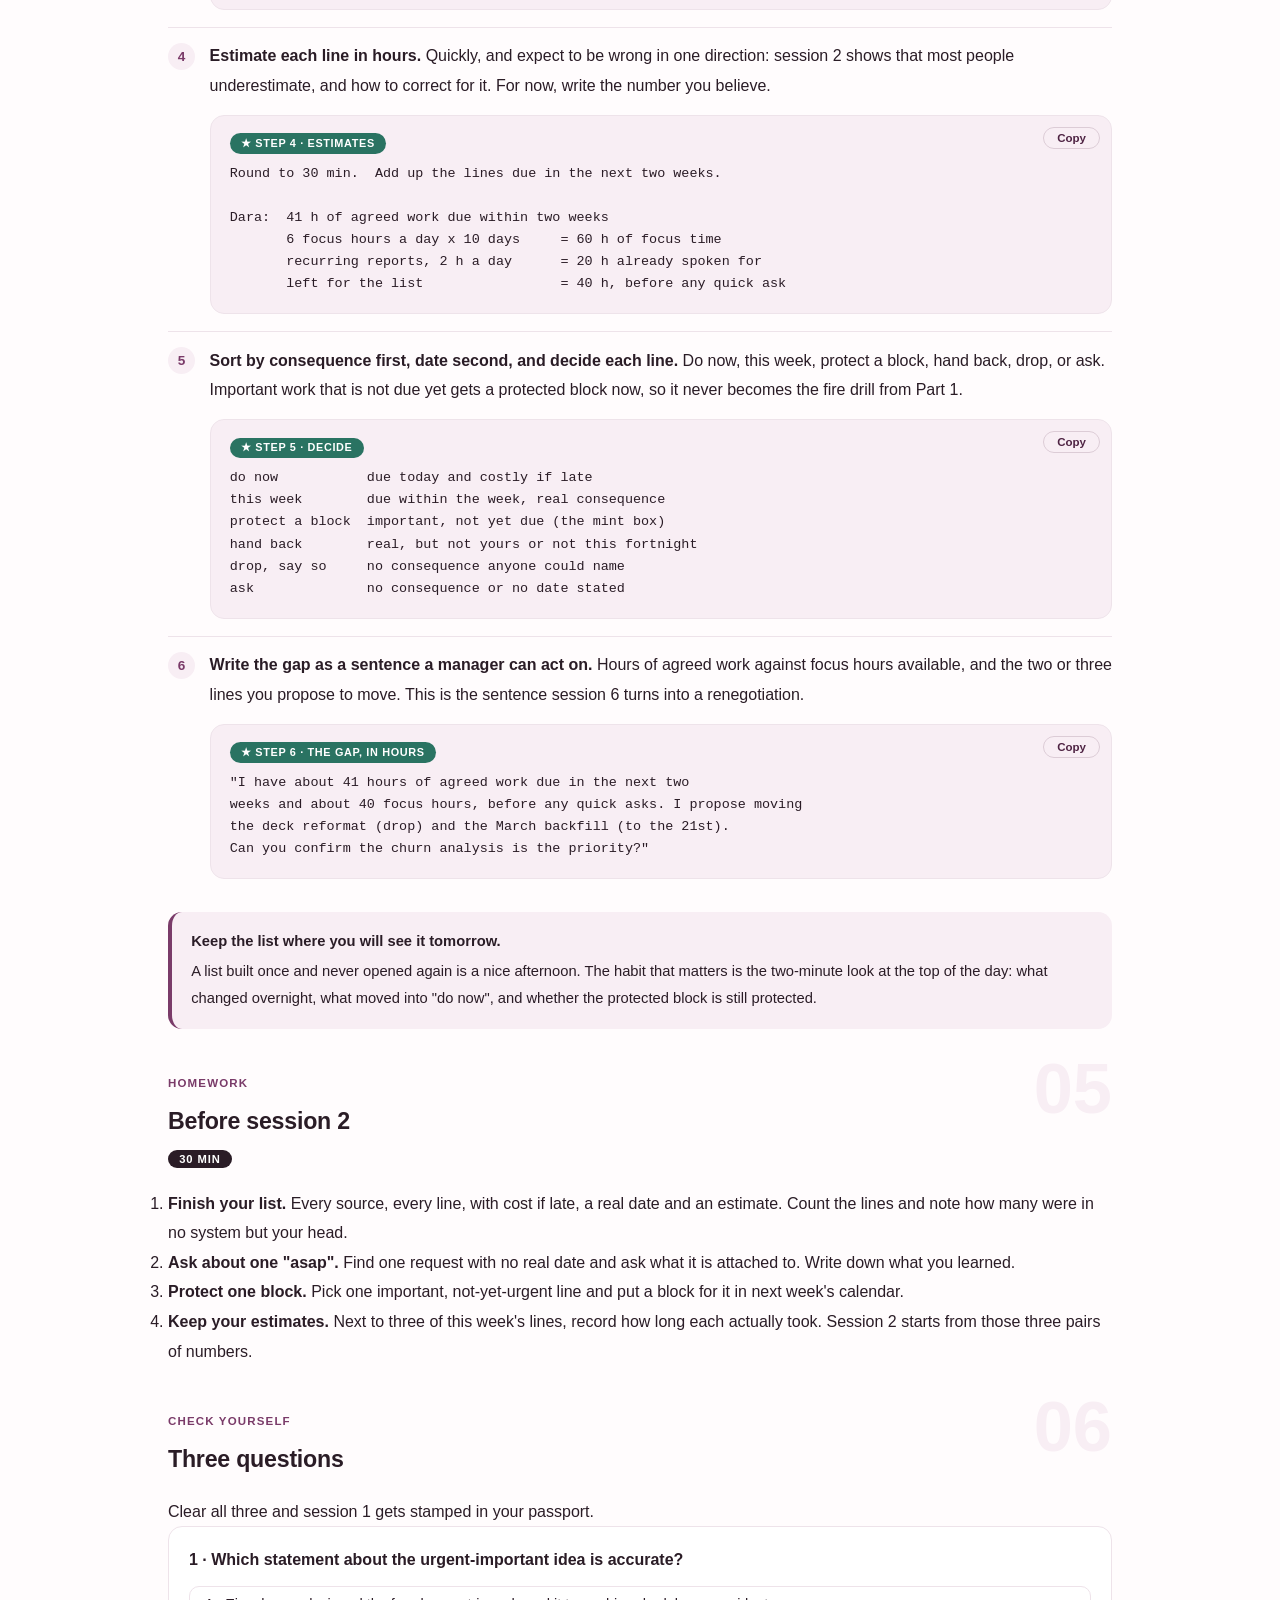
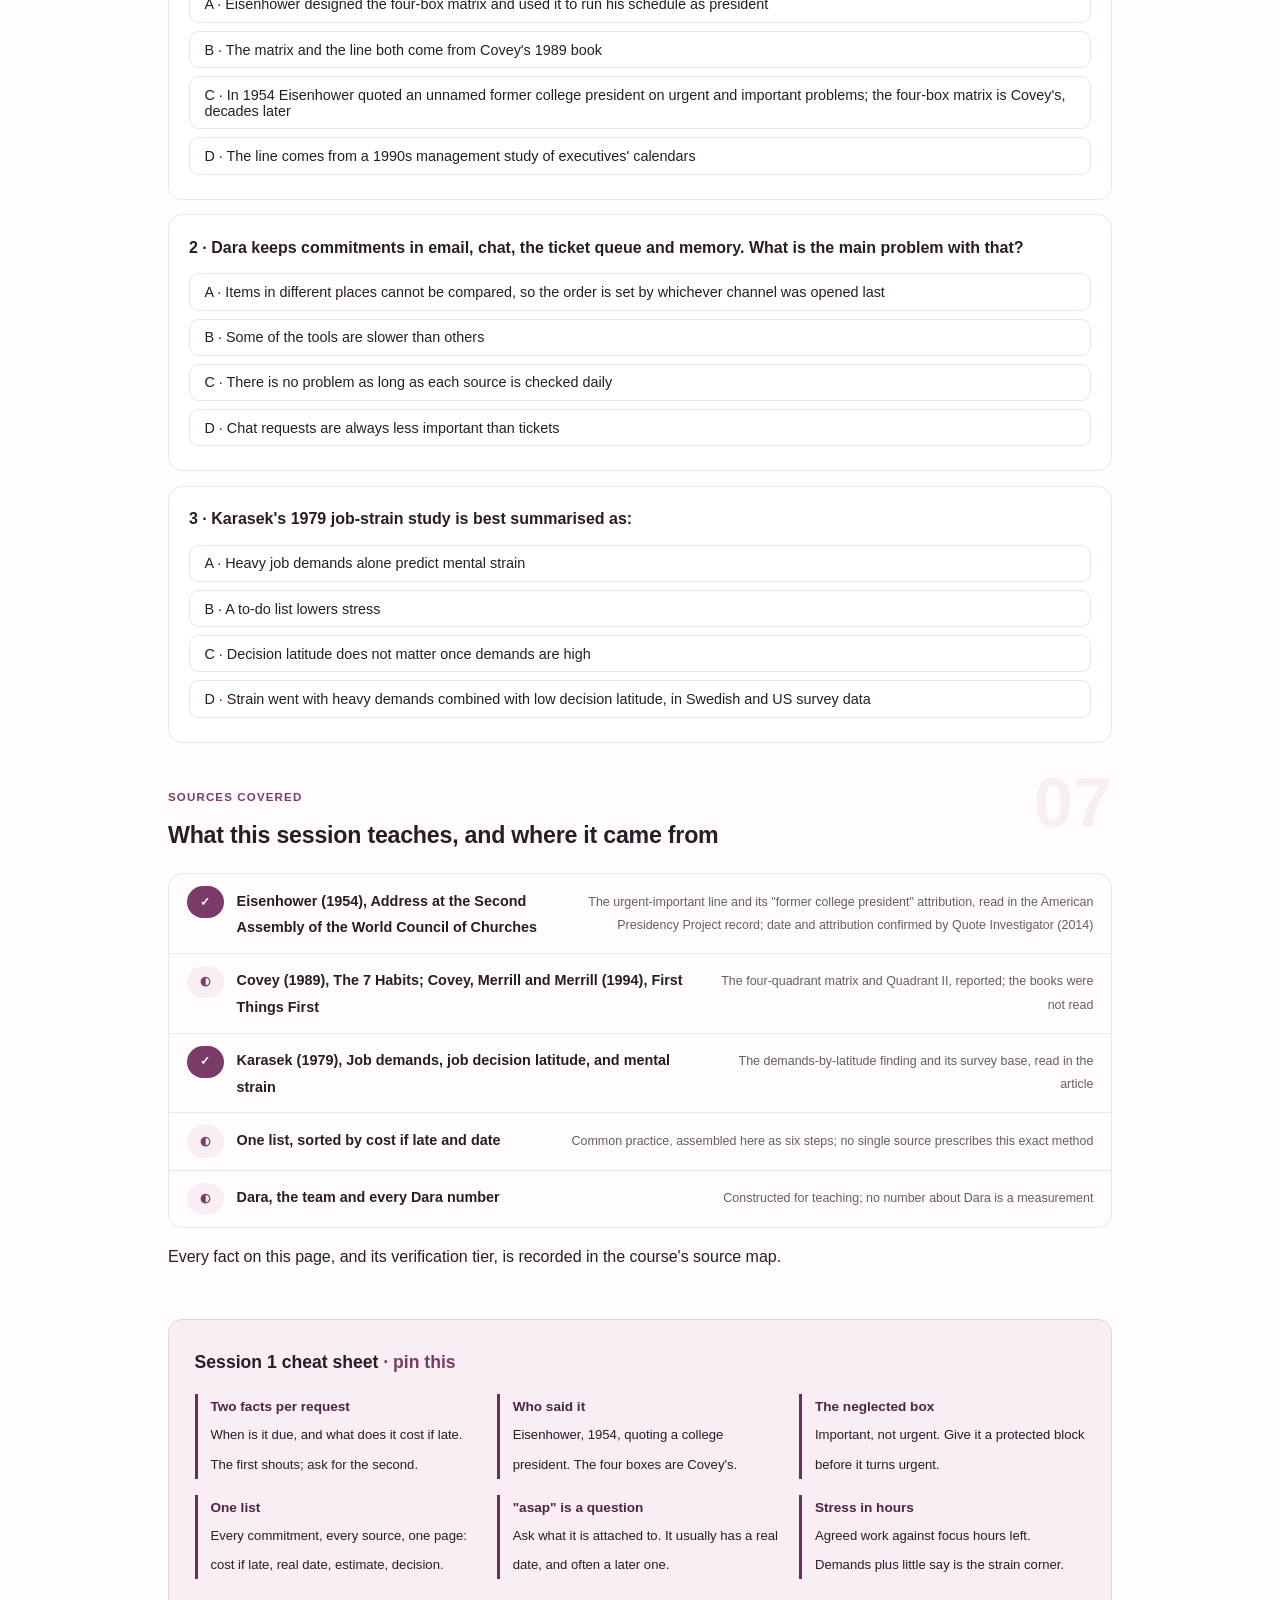
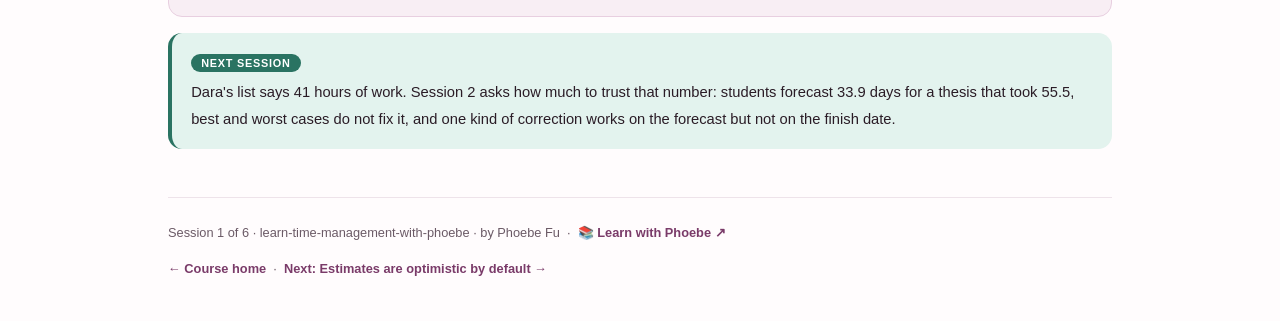
<file: courses/01-busy-is-not-important.html>
<!DOCTYPE html>
<html lang="en">
<head>
<meta charset="UTF-8">
<meta name="viewport" content="width=device-width, initial-scale=1.0">
<!-- social:start -->
<meta name="description" content="Session 1 of 6. Urgent is about the clock, important is about the consequence. What Eisenhower actually said in 1954 and where the four-box matrix came from, why five lists are no list, and stress as workload against capacity, with one priority list built for a constructed analyst's week.">
<meta property="og:type" content="article">
<meta property="og:site_name" content="Learn with Phoebe">
<meta property="og:title" content="Busy is not the same as important - learn time management with phoebe">
<meta property="og:description" content="Session 1 of 6. Sort by consequence, not by the clock. One list, one order, and stress read as load against capacity.">
<meta property="og:url" content="https://phoebefu6.github.io/learn-time-management-with-phoebe/courses/01-busy-is-not-important.html">
<meta property="og:image" content="https://phoebefu6.github.io/learn-time-management-with-phoebe/assets/og-cover.png">
<meta property="og:image:width" content="1200">
<meta property="og:image:height" content="630">
<meta name="twitter:card" content="summary_large_image">
<meta name="twitter:title" content="Busy is not the same as important - learn time management with phoebe">
<meta name="twitter:description" content="Session 1 of 6. Urgent against important, one list, and load against capacity.">
<meta name="twitter:image" content="https://phoebefu6.github.io/learn-time-management-with-phoebe/assets/og-cover.png">
<!-- social:end -->
<title>Session 1 · Busy is not the same as important - learn time management with phoebe</title>
<link rel="stylesheet" href="../assets/style.css?v=19">
</head>
<body>

<div class="toolbar">
  <div class="wrap">
    <span class="crumb"><a href="../index.html">learn-time-management-with-phoebe</a> / Session 1 of 6</span>
    <button class="btn" id="toggle-all" type="button">Expand all</button>
    <button class="btn primary" id="zoom-toggle" type="button">Projector zoom: off</button>
  </div>
</div>

<header class="masthead">
  <div class="wrap">
    <div class="eyebrow">Learn Time Management with Phoebe · Session 1 of 6</div>
    <h1>Busy is not the same as <span class="accent">important</span></h1>
    <p class="sub">A full day feels productive, and a full day can be spent entirely on things that would not have mattered if they waited. Urgency is about the clock; importance is about what happens if the thing is late or never done. Tonight we separate the two, trace the famous urgent-important line to what was actually said in 1954, merge five scattered to-do lists into one list with one order, and read stress the way an operations person would: as load against capacity.</p>
    <div class="chip-row">
      <span class="chip level">🟢 Foundations</span>
      <span class="chip audience">Anyone whose week is full</span>
      <span class="chip audience">Pen and paper, or a spreadsheet</span>
      <span class="chip time">45 min</span>
    </div>
    <div class="agenda">
      <span class="a1" style="flex:1">0-3 · Welcome</span>
      <span class="a2" style="flex:4">3-18 · Urgent, important, load</span>
      <span class="a3" style="flex:5">18-40 · Build-along: one list for the week</span>
      <span class="a4" style="flex:1">40-45 · Q&amp;A</span>
    </div>
  </div>
</header>

<main class="wrap">

  <section class="section" id="intro">
    <div class="section-kicker">
      <span class="klabel">Part 0</span>
      <h2>Where we start</h2>
    </div>
    <p class="lede">The running case is constructed. Dara is an invented new analyst, six weeks into a busy data team. Requests arrive all day: data pulls for the operations team, fixes to dashboards that broke overnight, reviews of a teammate's code, one genuine analysis for the quarterly planning cycle, and a steady drip of quick questions in team chat. Dara says yes to everything, works late most evenings, and still misses dates. Nothing Dara does is lazy. The week is simply planned against a capacity that does not exist, and every session here is a move that closes that gap.</p>

    <div class="legend">
      <span class="pill">🎫 Clear all three quiz questions to stamp your passport</span>
      <span class="pill">Live = presented in the 45 minutes</span>
      <span class="pill">Self-study = the full depth, after class</span>
      <span class="pill">★ Build-along = write it yourself</span>
    </div>

    <div class="callout tip">
      <p><strong>Workload and planning, not medical advice.</strong> Stress on these pages means the gap between what is asked of you and the time and say you have to do it. Nothing here diagnoses or treats anything. Breathing, sleep and the physiology of stress belong to planned courses on <a href="https://phoebefu6.github.io/learn-with-phoebe/">the Learn with Phoebe shelf ↗</a>; if stress is affecting your health, talk to a qualified professional.</p>
    </div>

    <div class="callout win">
      <p><strong>★ What you walk out with tonight.</strong> A two-question test that separates urgent from important for any request, an accurate account of what Eisenhower said and what Covey added, one list of everything you have agreed to do with a consequence and a date on every line, and a way to describe your stress to a manager as a number of hours rather than a feeling.</p>
    </div>
  </section>

  <section class="section" id="part-1">
    <div class="section-kicker">
      <span class="klabel">Part 1 · covers urgent against important</span>
      <h2>The clock is loud, the consequence is quiet</h2>
      <span class="tag concept">5 min live</span>
    </div>
    <p class="lede">Every request carries two separate facts. How soon it is due is printed on it: "by end of day", "asap", a red badge in team chat. What happens if it is late is usually not printed anywhere, and you have to work it out. Because one fact shouts and the other has to be asked for, urgent work fills the day by default, and important work that is not yet due waits until it becomes urgent too.</p>

    <figure class="zoomable">
      <svg viewBox="0 0 880 420" xmlns="http://www.w3.org/2000/svg" role="img" aria-label="A two-by-two sort of Dara's requests. Horizontal axis: how soon it is due. Vertical axis: what it costs if late. Top left, important not urgent: the quarterly churn analysis and learning window functions. Top right, important and urgent: the broken exec dashboard and a review due today. Bottom right, urgent not important: a chat ping for one number and a status deck for Friday. Bottom left, neither: reformatting an old deck. A dashed arrow from the churn analysis to the top right corner is labelled: then it turns urgent.">
        <defs>
          <filter id="s1aSk" x="-3%" y="-3%" width="106%" height="106%"><feTurbulence type="fractalNoise" baseFrequency="0.02" numOctaves="2" seed="11" result="n"/><feDisplacementMap in="SourceGraphic" in2="n" scale="2.4" xChannelSelector="R" yChannelSelector="G"/></filter>
          <pattern id="s1aHc" patternUnits="userSpaceOnUse" width="7" height="7" patternTransform="rotate(-38)"><line x1="0" y1="0" x2="0" y2="7" stroke="#7A3B69" stroke-width="1" opacity=".5"/></pattern>
          <marker id="s1aAr" viewBox="0 0 10 10" refX="9" refY="5" markerWidth="8" markerHeight="8" orient="auto"><path d="M1 1 L9 5 L1 9" fill="none" stroke="#2A7362" stroke-width="1.6" stroke-linecap="round"/></marker>
        </defs>
        <style>
          .s1aH { font: 800 12px Inter, sans-serif; fill: #2A1C26; }
          .s1aL { font: 600 12px Inter, sans-serif; fill: #2A1C26; }
          .s1aS { font: 400 11px Inter, sans-serif; fill: #6B5A66; }
          .s1aB { font: 800 11px Inter, sans-serif; fill: #1D5446; }
          .s1aA { font: 700 11px Inter, sans-serif; fill: #7A3B69; }
          .s1aN { font: 400 12px Inter, sans-serif; fill: #6B5A66; }
        </style>

        <text class="s1aH" x="30" y="26">ONE REQUEST, TWO FACTS: WHEN IT IS DUE, AND WHAT IT COSTS IF LATE</text>

        <g filter="url(#s1aSk)" fill="none" stroke="#2A1C26" stroke-width="2" stroke-linecap="round" stroke-linejoin="round">
          <rect x="90" y="40" width="730" height="300" rx="10" transform="rotate(-0.3 455 190)" fill="#FFFFFF"/>
          <rect x="94" y="44" width="357" height="142" rx="8" fill="#E3F3EE" stroke="#2A7362"/>
          <path d="M455 40 L455 340"/>
          <path d="M90 190 L820 190"/>
          <circle cx="200" cy="124" r="6" fill="#7A3B69" stroke="#4E2343"/>
          <circle cx="170" cy="168" r="6" fill="#7A3B69" stroke="#4E2343"/>
          <circle cx="760" cy="140" r="6" fill="#7A3B69" stroke="#4E2343"/>
          <circle cx="700" cy="172" r="6" fill="#7A3B69" stroke="#4E2343"/>
          <circle cx="760" cy="240" r="6" fill="url(#s1aHc)" stroke="#4E2343"/>
          <circle cx="640" cy="280" r="6" fill="url(#s1aHc)" stroke="#4E2343"/>
          <circle cx="180" cy="250" r="6" fill="#FFFFFF" stroke="#4E2343"/>
          <path d="M212 114 C300 86 480 84 598 104" stroke="#2A7362" stroke-dasharray="6 5" marker-end="url(#s1aAr)"/>
        </g>

        <text class="s1aL" x="104" y="62">Important, not urgent</text>
        <text class="s1aS" x="104" y="78">schedule it: the neglected box</text>
        <text class="s1aL" x="806" y="62" text-anchor="end">Important and urgent</text>
        <text class="s1aS" x="806" y="78" text-anchor="end">do it, and ask why it got here</text>
        <text class="s1aL" x="104" y="312">Neither</text>
        <text class="s1aS" x="104" y="328">drop it, out loud</text>
        <text class="s1aL" x="806" y="312" text-anchor="end">Urgent, not important</text>
        <text class="s1aS" x="806" y="328" text-anchor="end">batch it or hand it back</text>

        <text class="s1aS" x="210" y="128">quarterly churn analysis</text>
        <text class="s1aS" x="180" y="172">learn window functions</text>
        <text class="s1aS" x="750" y="144" text-anchor="end">exec dashboard broken</text>
        <text class="s1aS" x="690" y="176" text-anchor="end">review due today</text>
        <text class="s1aS" x="750" y="244" text-anchor="end">chat ping: one number</text>
        <text class="s1aS" x="630" y="284" text-anchor="end">status deck for Friday</text>
        <text class="s1aS" x="190" y="254">reformat an old deck</text>
        <text class="s1aB" x="310" y="76">then it turns urgent</text>

        <text class="s1aA" x="455" y="366" text-anchor="middle">URGENT: how soon it is due →</text>
        <text class="s1aA" x="40" y="330" transform="rotate(-90 40 330)">IMPORTANT: cost if late →</text>

        <text class="s1aN" x="30" y="402">Covey drew the four boxes (reported); Eisenhower, quoting a college president, drew only the line between them.</text>
      </svg>
      <figcaption>🔍 Click to zoom - the mint box is the work that never shouts; left alone it does not go away, it moves right</figcaption>
    </figure>

    <details class="card" open>
      <summary><span class="mode live">Live</span>What Eisenhower actually said, and when<span class="mini">3 min</span><span class="caret">▶</span></summary>
      <div class="body">
        <p>On 19 August 1954, speaking at the Second Assembly of the World Council of Churches in Evanston, Illinois, President Eisenhower illustrated a point by "quoting the statement of a former college president": <em>"I have two kinds of problems, the urgent and the important. The urgent are not important, and the important are never urgent."</em> The text is in the American Presidency Project's record of the address, and Quote Investigator's 2014 trace confirms the date and the attribution.</p>
        <p>Two details matter. First, Eisenhower was quoting someone else, and he did not name them. Second, he described a dilemma, not a method: he went on to call it "a dilemma of modern man". There is no grid in the speech. The line is a sharp observation about how the two kinds of problem feel, and it is deliberately absolute; in a real week, some things are both.</p>
      </div>
    </details>

    <details class="card">
      <summary><span class="mode self">Self-study</span>Where the four boxes came from<span class="mini">3 min</span><span class="caret">▶</span></summary>
      <div class="body">
        <p>The two-by-two "time management matrix", with its famous Quadrant II for important but not urgent work, is Stephen Covey's: it appears in <em>The 7 Habits of Highly Effective People</em> (1989) and is developed in <em>First Things First</em> (1994, with A. Roger and Rebecca Merrill). Both attributions are reported here; the books were not read for this page. Quote Investigator says plainly that it does not know whether Eisenhower ever used a matrix himself.</p>
        <p>So "the Eisenhower matrix" is half true: the line is Eisenhower's quotation, the matrix is Covey's construction decades later, and the name joined them afterwards. It is still a useful tool. Teaching it accurately costs one sentence, and it is a small first example of a habit every session here repeats: ask where a famous claim actually came from before you build on it.</p>
      </div>
    </details>

    <div class="callout example">
      <span class="ex-pill">Real world</span>
      <p><strong>The analysis that became a fire drill.</strong> A pattern on most data teams: a planning analysis is requested six weeks before a board meeting, sits behind daily requests because nothing about it is due this week, and is finally started nine days before the meeting, at which point it is urgent, important, and done in a rush with no time to check it. Nobody decided to do it badly. The clock decided the order, week after week, until the deadline was close enough to shout.</p>
    </div>
  </section>

  <section class="section" id="part-2">
    <div class="section-kicker">
      <span class="klabel">Part 2 · covers one priority list</span>
      <h2>Five lists are no list</h2>
      <span class="tag concept">5 min live</span>
    </div>
    <p class="lede">Dara's commitments live in five places: an email inbox, team chat, the team's ticket queue, notes from three meetings, and memory. Each place has its own order, usually newest first. When the commitments are scattered, the order Dara works in is set by whichever channel was opened last, which is the opposite of sorting by consequence.</p>

    <figure class="zoomable">
      <svg viewBox="0 0 880 300" xmlns="http://www.w3.org/2000/svg" role="img" aria-label="Five sources on the left, email, team chat, the ticket queue, meeting notes and memory, each with an arrow into one list in the middle. The list has four columns: task, cost if late, due, and estimate, with five example rows. Two arrows leave the list: one to this week's plan, top three plus slack, outlined in mint, and one to hand back or drop.">
        <defs>
          <filter id="s1bSk" x="-3%" y="-3%" width="106%" height="106%"><feTurbulence type="fractalNoise" baseFrequency="0.02" numOctaves="2" seed="23" result="n"/><feDisplacementMap in="SourceGraphic" in2="n" scale="2.4" xChannelSelector="R" yChannelSelector="G"/></filter>
          <marker id="s1bAr" viewBox="0 0 10 10" refX="9" refY="5" markerWidth="8" markerHeight="8" orient="auto"><path d="M1 1 L9 5 L1 9" fill="none" stroke="#2A1C26" stroke-width="1.6" stroke-linecap="round"/></marker>
        </defs>
        <style>
          .s1bH { font: 800 12px Inter, sans-serif; fill: #2A1C26; }
          .s1bL { font: 600 12px Inter, sans-serif; fill: #2A1C26; }
          .s1bS { font: 400 11px Inter, sans-serif; fill: #6B5A66; }
          .s1bB { font: 800 11px Inter, sans-serif; fill: #1D5446; }
          .s1bA { font: 700 11px Inter, sans-serif; fill: #7A3B69; }
          .s1bN { font: 400 12px Inter, sans-serif; fill: #6B5A66; }
        </style>

        <text class="s1bH" x="30" y="26">FIVE SOURCES IN, ONE ORDER OUT</text>

        <g filter="url(#s1bSk)" fill="none" stroke="#2A1C26" stroke-width="2" stroke-linecap="round" stroke-linejoin="round">
          <rect x="40" y="50" width="160" height="34" rx="8" transform="rotate(-1.5 120 67)" fill="#FFFFFF"/>
          <rect x="40" y="96" width="160" height="34" rx="8" transform="rotate(1.2 120 113)" fill="#FFFFFF"/>
          <rect x="40" y="142" width="160" height="34" rx="8" transform="rotate(-0.8 120 159)" fill="#FFFFFF"/>
          <rect x="40" y="188" width="160" height="34" rx="8" transform="rotate(1.6 120 205)" fill="#FFFFFF"/>
          <rect x="40" y="234" width="160" height="34" rx="8" transform="rotate(-1.1 120 251)" fill="#F8EEF4"/>
          <path d="M206 67 L322 92" marker-end="url(#s1bAr)"/>
          <path d="M206 113 L322 122" marker-end="url(#s1bAr)"/>
          <path d="M206 159 L322 152" marker-end="url(#s1bAr)"/>
          <path d="M206 205 L322 182" marker-end="url(#s1bAr)"/>
          <path d="M206 251 L322 212" marker-end="url(#s1bAr)"/>
          <rect x="330" y="46" width="260" height="210" rx="8" transform="rotate(-0.4 460 151)" fill="#FFFFFF"/>
          <path d="M342 130 L578 130 M342 154 L578 154 M342 178 L578 178 M342 202 L578 202" stroke="#DCCCD6" stroke-width="1.2"/>
          <path d="M598 140 L640 120" marker-end="url(#s1bAr)"/>
          <path d="M598 196 L640 214" marker-end="url(#s1bAr)"/>
          <rect x="650" y="88" width="190" height="60" rx="10" transform="rotate(0.8 745 118)" fill="#E3F3EE" stroke="#2A7362"/>
          <rect x="650" y="190" width="190" height="52" rx="10" transform="rotate(-0.8 745 216)" fill="#F8EEF4"/>
        </g>

        <text class="s1bL" x="54" y="71">email</text>
        <text class="s1bL" x="54" y="117">team chat</text>
        <text class="s1bL" x="54" y="163">ticket queue</text>
        <text class="s1bL" x="54" y="209">meeting notes</text>
        <text class="s1bL" x="54" y="255">in your head</text>

        <text class="s1bH" x="346" y="72">ONE LIST, ONE ORDER</text>
        <text class="s1bA" x="346" y="98">task</text>
        <text class="s1bA" x="446" y="98">if late</text>
        <text class="s1bA" x="516" y="98">due</text>
        <text class="s1bA" x="552" y="98">est.</text>
        <text class="s1bS" x="346" y="122">exec dashboard</text>
        <text class="s1bS" x="446" y="122">VP misled</text>
        <text class="s1bS" x="516" y="122">today</text>
        <text class="s1bS" x="552" y="122">2 h</text>
        <text class="s1bS" x="346" y="146">ops data pull</text>
        <text class="s1bS" x="446" y="146">ops waits</text>
        <text class="s1bS" x="516" y="146">Thu</text>
        <text class="s1bS" x="552" y="146">1 h</text>
        <text class="s1bS" x="346" y="170">churn analysis</text>
        <text class="s1bS" x="446" y="170">bad call</text>
        <text class="s1bS" x="516" y="170">wk 2</text>
        <text class="s1bS" x="552" y="170">6 h</text>
        <text class="s1bS" x="346" y="194">code review</text>
        <text class="s1bS" x="446" y="194">PR stalls</text>
        <text class="s1bS" x="516" y="194">Wed</text>
        <text class="s1bS" x="552" y="194">1 h</text>
        <text class="s1bS" x="346" y="218">deck reformat</text>
        <text class="s1bS" x="446" y="218">nothing</text>
        <text class="s1bS" x="516" y="218">none</text>
        <text class="s1bS" x="552" y="218">2 h</text>

        <text class="s1bB" x="664" y="112">this week's plan</text>
        <text class="s1bS" x="664" y="130">top three, plus slack</text>
        <text class="s1bL" x="664" y="212">hand back or drop</text>
        <text class="s1bS" x="664" y="230">with a reason, session 6</text>

        <text class="s1bN" x="30" y="284">Five lists let the newest message set the order. One list lets the cost of lateness and the date set it.</text>
      </svg>
      <figcaption>🔍 Click to zoom - the list is not a productivity system; it is the one place where two requests can be compared at all</figcaption>
    </figure>

    <details class="card">
      <summary><span class="mode live">Live</span>Why one list beats a better list<span class="mini">3 min</span><span class="caret">▶</span></summary>
      <div class="body">
        <p>You cannot prioritise items you cannot see side by side. A chat ping and a ticket can only be compared when they sit on the same page with the same two facts written next to them: what happens if this is late, and when it is really due. That is the whole job of the list. The tool does not matter: a text file, a spreadsheet, a notebook page, or the task tool your team already uses, as long as it is one place and everything you have agreed to is on it.</p>
        <p>Dara's first list had 23 lines on it, which was a surprise in itself. Seven of them had been agreed to in chat and were in nobody's ticket queue, so no one but Dara knew they existed, and Dara had forgotten three of them.</p>
      </div>
    </details>

    <details class="card">
      <summary><span class="mode self">Self-study</span>Capture everything, decide once<span class="mini">3 min</span><span class="caret">▶</span></summary>
      <div class="body">
        <p>Capturing and deciding are two different moments. Capture is fast and indiscriminate: anything you said yes to, or might have, goes on the list with its source. Deciding happens once a day, or once a week for the plan, with the list in front of you. Mixing the two, deciding about each request as it arrives, is how the most recent request ends up first.</p>
        <p>Finding out where your hours actually went last week is a separate exercise, a time audit, taught properly in <a href="https://phoebefu6.github.io/learn-ai-productivity-with-phoebe/">AI Productivity ↗</a> under "Where your week actually goes". Here the list is about what you have promised; the audit is about what you did. They meet in session 6, when the plan for next week is checked against both.</p>
      </div>
    </details>

    <div class="callout tip">
      <p><strong>Write the consequence in words, not stars.</strong> "VP presents wrong churn numbers on Thursday" sorts itself against "nobody notices". Three stars against two stars does not, and it drifts towards whoever asked most recently or most loudly.</p>
    </div>
  </section>

  <section class="section" id="part-3">
    <div class="section-kicker">
      <span class="klabel">Part 3 · covers stress as load against capacity</span>
      <h2>Stress, read as load against capacity</h2>
      <span class="tag concept">5 min live</span>
    </div>
    <p class="lede">A useful working definition for planning purposes: stress shows up when what is asked of you runs ahead of the time and the say you have to do it. Robert Karasek's 1979 job-strain study put the second half of that sentence on a firm footing: mental strain went with the combination of heavy job demands and low decision latitude, not with heavy demands alone.</p>

    <figure class="zoomable">
      <svg viewBox="0 0 880 360" xmlns="http://www.w3.org/2000/svg" role="img" aria-label="A two-by-two with job demands on the horizontal axis and decision latitude, your say over the work, on the vertical axis. The bottom right corner, heavy demands with little say, is shaded mint and labelled strain. Dara starts there in week one. An arrow moves Dara straight up to the top right corner, same demands with more say, labelled: more say over the order and the dates she promises.">
        <defs>
          <filter id="s1cSk" x="-3%" y="-3%" width="106%" height="106%"><feTurbulence type="fractalNoise" baseFrequency="0.02" numOctaves="2" seed="37" result="n"/><feDisplacementMap in="SourceGraphic" in2="n" scale="2.4" xChannelSelector="R" yChannelSelector="G"/></filter>
          <marker id="s1cAr" viewBox="0 0 10 10" refX="9" refY="5" markerWidth="8" markerHeight="8" orient="auto"><path d="M1 1 L9 5 L1 9" fill="none" stroke="#2A1C26" stroke-width="1.6" stroke-linecap="round"/></marker>
        </defs>
        <style>
          .s1cH { font: 800 12px Inter, sans-serif; fill: #2A1C26; }
          .s1cL { font: 600 12px Inter, sans-serif; fill: #2A1C26; }
          .s1cS { font: 400 11px Inter, sans-serif; fill: #6B5A66; }
          .s1cB { font: 800 11px Inter, sans-serif; fill: #1D5446; }
          .s1cA { font: 700 11px Inter, sans-serif; fill: #7A3B69; }
          .s1cN { font: 400 12px Inter, sans-serif; fill: #6B5A66; }
        </style>

        <text class="s1cH" x="30" y="26">STRAIN IS DEMANDS COMBINED WITH LITTLE SAY, NOT DEMANDS ALONE</text>

        <g filter="url(#s1cSk)" fill="none" stroke="#2A1C26" stroke-width="2" stroke-linecap="round" stroke-linejoin="round">
          <rect x="90" y="40" width="730" height="260" rx="10" transform="rotate(0.3 455 170)" fill="#FFFFFF"/>
          <rect x="459" y="174" width="357" height="122" rx="8" fill="#E3F3EE" stroke="#2A7362"/>
          <path d="M455 40 L455 300"/>
          <path d="M90 170 L820 170"/>
          <circle cx="700" cy="232" r="7" fill="#7A3B69" stroke="#4E2343"/>
          <circle cx="700" cy="96" r="7" fill="#FFFFFF" stroke="#4E2343"/>
          <path d="M700 222 L700 108" marker-end="url(#s1cAr)"/>
        </g>

        <text class="s1cL" x="104" y="62">Light demands, real say</text>
        <text class="s1cL" x="806" y="62" text-anchor="end">Heavy demands, real say</text>
        <text class="s1cL" x="104" y="286">Light demands, little say</text>
        <text class="s1cB" x="806" y="286" text-anchor="end">Heavy demands, little say: strain</text>

        <text class="s1cL" x="688" y="236" text-anchor="end">Dara, week 1</text>
        <text class="s1cL" x="688" y="100" text-anchor="end">Dara, with one list</text>
        <text class="s1cS" x="688" y="138" text-anchor="end">more say over the order</text>
        <text class="s1cS" x="688" y="154" text-anchor="end">and the dates she promises</text>

        <text class="s1cA" x="455" y="322" text-anchor="middle">JOB DEMANDS: how much is asked →</text>
        <text class="s1cA" x="40" y="290" transform="rotate(-90 40 290)">DECISION LATITUDE: your say →</text>

        <text class="s1cN" x="30" y="346">Karasek (1979): strain went with heavy demands combined with low latitude. The arrow is Dara's, constructed.</text>
      </svg>
      <figcaption>🔍 Click to zoom - the demands do not move; what moves is how much of the order and the dates Dara gets to decide</figcaption>
    </figure>

    <details class="card">
      <summary><span class="mode live">Live</span>Turn a feeling into hours<span class="mini">3 min</span><span class="caret">▶</span></summary>
      <div class="body">
        <p>"I'm overwhelmed" is true and hard to act on. "I have 41 hours of agreed work due in the next two weeks and about 40 focus hours to do it in, before a single quick question arrives" is a planning problem a manager can help with: drop something, move a date, or move work to someone else. The list from Part 2, with an estimate on every line, is what turns the first sentence into the second.</p>
        <p>The demand side is the list. The capacity side is not your working hours: it is the hours left for focused work after meetings, admin and the quick questions that will arrive whether you plan for them or not. Dara's team calendar leaves about six focus hours on a normal day. 41 hours against 40 looks nearly fine; session 3 shows why a plan that fills every focus hour makes everything late, and session 4 measures it.</p>
      </div>
    </details>

    <details class="card">
      <summary><span class="mode self">Self-study</span>What the job-strain model does and does not say<span class="mini">3 min</span><span class="caret">▶</span></summary>
      <div class="body">
        <p>Karasek's paper, read at source, used national survey data from Sweden and the United States and reports that "it is the combination of low decision latitude and heavy job demands which is associated with mental strain". It is a model about jobs, and a correlational one: it does not tell you that a list will lower anyone's stress, and nothing on this page claims that. What it does support is a direction for the planning moves here: the levers that add say over order and dates are worth as much attention as the levers that reduce the amount of work.</p>
        <p>Recovery, the other half of capacity, comes in session 6, with Sonnentag and Fritz's four recovery experiences read at source. The physiology of stress is out of scope here and belongs to planned courses on the shelf.</p>
      </div>
    </details>

    <div class="callout example">
      <span class="ex-pill">Real world</span>
      <p><strong>The new joiner who cannot say which is first.</strong> New analysts often have the least say of anyone on a team: they do not yet know which requests can wait, so every request is treated as the most important one. A short weekly check with a lead, "here is my list in order, is the order right?", hands over the prioritising decision explicitly until the new person can make it. It costs ten minutes and gives back exactly the latitude Karasek's model points at.</p>
    </div>
  </section>

  <section class="section" id="demo-1">
    <div class="section-kicker">
      <span class="klabel">Build-along</span>
      <h2>One list for Dara's week, then for yours</h2>
      <span class="tag demo">★ 22 min · everyone builds</span>
    </div>
    <p class="lede">Dara sits down on a Monday morning with every source open and builds one list. Build yours alongside it, for a real week of your own; if you would rather not use your own, use Dara's. Six steps, one sheet, and by the end every line has a consequence, a real date, an estimate and a decision.</p>

    <figure class="zoomable">
      <svg viewBox="0 0 880 330" xmlns="http://www.w3.org/2000/svg" role="img" aria-label="Dara's finished list as a sheet with five columns: task, cost if late, due, estimate and decision. Six rows: exec dashboard, do now; ops data pull, this week; churn analysis, protect a block, highlighted in mint; code review, this week; deck reformat, drop and say so; a chat ask for one number marked asap, ask the real date.">
        <defs>
          <filter id="s1dSk" x="-3%" y="-3%" width="106%" height="106%"><feTurbulence type="fractalNoise" baseFrequency="0.02" numOctaves="2" seed="41" result="n"/><feDisplacementMap in="SourceGraphic" in2="n" scale="2.4" xChannelSelector="R" yChannelSelector="G"/></filter>
        </defs>
        <style>
          .s1dH { font: 800 12px Inter, sans-serif; fill: #2A1C26; }
          .s1dL { font: 600 12px Inter, sans-serif; fill: #2A1C26; }
          .s1dS { font: 400 11px Inter, sans-serif; fill: #6B5A66; }
          .s1dA { font: 700 11px Inter, sans-serif; fill: #7A3B69; }
          .s1dW { font: 800 12px Inter, sans-serif; fill: #FFFFFF; }
          .s1dN { font: 400 12px Inter, sans-serif; fill: #6B5A66; }
        </style>

        <text class="s1dH" x="30" y="26">DARA'S MONDAY LIST: EVERY LINE GETS A COST, A DATE, AN ESTIMATE AND A DECISION</text>

        <g filter="url(#s1dSk)" fill="none" stroke="#2A1C26" stroke-width="2" stroke-linecap="round" stroke-linejoin="round">
          <rect x="40" y="44" width="800" height="250" rx="8" transform="rotate(-0.3 440 169)" fill="#FFFFFF"/>
          <path d="M52 80 L828 80" stroke="#DCCCD6" stroke-width="1.2"/>
          <path d="M52 114 L828 114 M52 148 L828 148 M52 182 L828 182 M52 216 L828 216 M52 250 L828 250" stroke="#EEE3EA" stroke-width="1.2"/>
          <rect x="650" y="85" width="160" height="24" rx="12" fill="#7A3B69" stroke="#4E2343"/>
          <rect x="650" y="119" width="160" height="24" rx="12" fill="#FFFFFF"/>
          <rect x="650" y="153" width="160" height="24" rx="12" fill="#2A7362" stroke="#1D5446"/>
          <rect x="650" y="187" width="160" height="24" rx="12" fill="#FFFFFF"/>
          <rect x="650" y="221" width="160" height="24" rx="12" fill="#F8EEF4"/>
          <rect x="650" y="255" width="160" height="24" rx="12" fill="#F8EEF4"/>
        </g>

        <text class="s1dA" x="60" y="70">TASK</text>
        <text class="s1dA" x="250" y="70">COST IF LATE</text>
        <text class="s1dA" x="470" y="70">DUE</text>
        <text class="s1dA" x="560" y="70">EST.</text>
        <text class="s1dA" x="730" y="70" text-anchor="middle">DECISION</text>

        <text class="s1dL" x="60" y="101">exec dashboard broken</text>
        <text class="s1dS" x="250" y="101">VP shows wrong churn</text>
        <text class="s1dS" x="470" y="101">today</text>
        <text class="s1dS" x="560" y="101">2 h</text>
        <text class="s1dW" x="730" y="101" text-anchor="middle">do now</text>

        <text class="s1dL" x="60" y="135">ops data pull</text>
        <text class="s1dS" x="250" y="135">ops team waits a day</text>
        <text class="s1dS" x="470" y="135">Thursday</text>
        <text class="s1dS" x="560" y="135">1 h</text>
        <text class="s1dL" x="730" y="135" text-anchor="middle">this week</text>

        <text class="s1dL" x="60" y="169">quarterly churn analysis</text>
        <text class="s1dS" x="250" y="169">planning on a guess</text>
        <text class="s1dS" x="470" y="169">week 2</text>
        <text class="s1dS" x="560" y="169">6 h</text>
        <text class="s1dW" x="730" y="169" text-anchor="middle">protect a block</text>

        <text class="s1dL" x="60" y="203">teammate's code review</text>
        <text class="s1dS" x="250" y="203">their PR stalls</text>
        <text class="s1dS" x="470" y="203">Wednesday</text>
        <text class="s1dS" x="560" y="203">1 h</text>
        <text class="s1dL" x="730" y="203" text-anchor="middle">this week</text>

        <text class="s1dL" x="60" y="237">reformat an old deck</text>
        <text class="s1dS" x="250" y="237">nobody notices</text>
        <text class="s1dS" x="470" y="237">none</text>
        <text class="s1dS" x="560" y="237">2 h</text>
        <text class="s1dL" x="730" y="237" text-anchor="middle">drop, say so</text>

        <text class="s1dL" x="60" y="271">chat: "one number, asap"</text>
        <text class="s1dS" x="250" y="271">not stated</text>
        <text class="s1dS" x="470" y="271">"asap"</text>
        <text class="s1dS" x="560" y="271">30 min</text>
        <text class="s1dL" x="730" y="271" text-anchor="middle">ask the real date</text>

        <text class="s1dN" x="30" y="316">Constructed. Six of Dara's 23 lines; the decision column is the only one that needs judgement.</text>
      </svg>
      <figcaption>🔍 Click to zoom - "asap" is not a date: the last line's decision is a question, and asking it is often the most valuable minute of the morning</figcaption>
    </figure>

    <div class="steps">
      <div class="step">
        <p><strong>Collect every commitment, from every source.</strong> Open each place in turn and copy anything you have agreed to, or might have, onto one sheet with where it came from. Do not sort yet and do not decide anything.</p>
        <div class="prompt-box good"><span class="label">★ Step 1 · collect</span>Sources, in order:  email  ·  team chat  ·  ticket queue
                    ·  last week's meeting notes  ·  memory

One line each:  task | where it came from | who asked

Dara's count: 23 lines (7 from chat that were in no queue)</div>
      </div>
      <div class="step">
        <p><strong>Write what happens if each one is late.</strong> In words, about a person or a decision. If you cannot name a consequence, write "not stated" and treat that as a question for the person who asked.</p>
        <div class="prompt-box good"><span class="label">★ Step 2 · cost if late</span>exec dashboard     VP shows wrong churn numbers on Thursday
ops data pull      ops team waits a day for its weekly numbers
deck reformat      nobody notices
chat "one number"  not stated  -&gt;  ask</div>
      </div>
      <div class="step">
        <p><strong>Give each line a real date.</strong> A date someone depends on, not a feeling. "asap", "when you can" and "end of week" are not dates until you have asked what they are attached to.</p>
        <div class="prompt-box good"><span class="label">★ Step 3 · real dates</span>Hard date:   tied to a meeting, a release or a person waiting
Soft date:   someone's preference; can usually move if asked
No date:     write "none"; it is still a commitment until dropped

"asap" -&gt; "Is this for the 3 pm review, or for later this week?"</div>
      </div>
      <div class="step">
        <p><strong>Estimate each line in hours.</strong> Quickly, and expect to be wrong in one direction: session 2 shows that most people underestimate, and how to correct for it. For now, write the number you believe.</p>
        <div class="prompt-box good"><span class="label">★ Step 4 · estimates</span>Round to 30 min.  Add up the lines due in the next two weeks.

Dara:  41 h of agreed work due within two weeks
       6 focus hours a day x 10 days     = 60 h of focus time
       recurring reports, 2 h a day      = 20 h already spoken for
       left for the list                 = 40 h, before any quick ask</div>
      </div>
      <div class="step">
        <p><strong>Sort by consequence first, date second, and decide each line.</strong> Do now, this week, protect a block, hand back, drop, or ask. Important work that is not due yet gets a protected block now, so it never becomes the fire drill from Part 1.</p>
        <div class="prompt-box good"><span class="label">★ Step 5 · decide</span>do now           due today and costly if late
this week        due within the week, real consequence
protect a block  important, not yet due (the mint box)
hand back        real, but not yours or not this fortnight
drop, say so     no consequence anyone could name
ask              no consequence or no date stated</div>
      </div>
      <div class="step">
        <p><strong>Write the gap as a sentence a manager can act on.</strong> Hours of agreed work against focus hours available, and the two or three lines you propose to move. This is the sentence session 6 turns into a renegotiation.</p>
        <div class="prompt-box good"><span class="label">★ Step 6 · the gap, in hours</span>"I have about 41 hours of agreed work due in the next two
weeks and about 40 focus hours, before any quick asks. I propose moving
the deck reformat (drop) and the March backfill (to the 21st).
Can you confirm the churn analysis is the priority?"</div>
      </div>
    </div>

    <div class="callout tip">
      <p><strong>Keep the list where you will see it tomorrow.</strong> A list built once and never opened again is a nice afternoon. The habit that matters is the two-minute look at the top of the day: what changed overnight, what moved into "do now", and whether the protected block is still protected.</p>
    </div>
  </section>

  <section class="section" id="exercise">
    <div class="section-kicker">
      <span class="klabel">Homework</span>
      <h2>Before session 2</h2>
      <span class="tag exercise">30 min</span>
    </div>
    <ol>
      <li><strong>Finish your list.</strong> Every source, every line, with cost if late, a real date and an estimate. Count the lines and note how many were in no system but your head.</li>
      <li><strong>Ask about one "asap".</strong> Find one request with no real date and ask what it is attached to. Write down what you learned.</li>
      <li><strong>Protect one block.</strong> Pick one important, not-yet-urgent line and put a block for it in next week's calendar.</li>
      <li><strong>Keep your estimates.</strong> Next to three of this week's lines, record how long each actually took. Session 2 starts from those three pairs of numbers.</li>
    </ol>
  </section>

  <section class="section" id="quiz">
    <div class="section-kicker">
      <span class="klabel">Check yourself</span>
      <h2>Three questions</h2>
    </div>
    <p>Clear all three and session 1 gets stamped in your passport.</p>

    <div class="quiz-q" data-answer="2">
      <p class="qtext">1 · Which statement about the urgent-important idea is accurate?</p>
      <button class="qopt" type="button">A · Eisenhower designed the four-box matrix and used it to run his schedule as president</button>
      <button class="qopt" type="button">B · The matrix and the line both come from Covey's 1989 book</button>
      <button class="qopt" type="button">C · In 1954 Eisenhower quoted an unnamed former college president on urgent and important problems; the four-box matrix is Covey's, decades later</button>
      <button class="qopt" type="button">D · The line comes from a 1990s management study of executives' calendars</button>
      <p class="qwhy">The American Presidency Project records the 19 August 1954 Evanston address with the line attributed to "a former college president". The matrix is reported as Covey's (1989, 1994), and Quote Investigator does not know whether Eisenhower ever used one.</p>
    </div>

    <div class="quiz-q" data-answer="0">
      <p class="qtext">2 · Dara keeps commitments in email, chat, the ticket queue and memory. What is the main problem with that?</p>
      <button class="qopt" type="button">A · Items in different places cannot be compared, so the order is set by whichever channel was opened last</button>
      <button class="qopt" type="button">B · Some of the tools are slower than others</button>
      <button class="qopt" type="button">C · There is no problem as long as each source is checked daily</button>
      <button class="qopt" type="button">D · Chat requests are always less important than tickets</button>
      <p class="qwhy">Prioritising means comparing, and you can only compare items you can see side by side with the same two facts written next to them. Checking five sources daily still lets the newest message set the order. Chat requests can be very important; seven of Dara's were in no queue at all.</p>
    </div>

    <div class="quiz-q" data-answer="3">
      <p class="qtext">3 · Karasek's 1979 job-strain study is best summarised as:</p>
      <button class="qopt" type="button">A · Heavy job demands alone predict mental strain</button>
      <button class="qopt" type="button">B · A to-do list lowers stress</button>
      <button class="qopt" type="button">C · Decision latitude does not matter once demands are high</button>
      <button class="qopt" type="button">D · Strain went with heavy demands combined with low decision latitude, in Swedish and US survey data</button>
      <p class="qwhy">The paper reports that "the combination of low decision latitude and heavy job demands" is associated with strain. It is correlational survey evidence about jobs; it does not show that a list lowers anyone's stress, which is why the page claims only a direction for planning.</p>
    </div>

    <p class="quiz-score"></p>
  </section>

  <section class="section" id="official">
    <div class="section-kicker">
      <span class="klabel">Sources covered</span>
      <h2>What this session teaches, and where it came from</h2>
    </div>
    <div class="covered">
      <div class="covered-row"><span class="status pill solid">✓</span><span class="name">Eisenhower (1954), Address at the Second Assembly of the World Council of Churches</span><span class="note">The urgent-important line and its "former college president" attribution, read in the American Presidency Project record; date and attribution confirmed by Quote Investigator (2014)</span></div>
      <div class="covered-row"><span class="status pill light">◐</span><span class="name">Covey (1989), The 7 Habits; Covey, Merrill and Merrill (1994), First Things First</span><span class="note">The four-quadrant matrix and Quadrant II, reported; the books were not read</span></div>
      <div class="covered-row"><span class="status pill solid">✓</span><span class="name">Karasek (1979), Job demands, job decision latitude, and mental strain</span><span class="note">The demands-by-latitude finding and its survey base, read in the article</span></div>
      <div class="covered-row"><span class="status pill light">◐</span><span class="name">One list, sorted by cost if late and date</span><span class="note">Common practice, assembled here as six steps; no single source prescribes this exact method</span></div>
      <div class="covered-row"><span class="status pill light">◐</span><span class="name">Dara, the team and every Dara number</span><span class="note">Constructed for teaching; no number about Dara is a measurement</span></div>
    </div>
    <p class="mono" style="margin-top:14px">Every fact on this page, and its verification tier, is recorded in the course's source map.</p>
  </section>

  <section class="cheat" id="cheatsheet">
    <h3>Session 1 cheat sheet <span>· pin this</span></h3>
    <div class="grid-2">
      <div class="cheat-item"><b>Two facts per request</b><span>When is it due, and what does it cost if late. The first shouts; ask for the second.</span></div>
      <div class="cheat-item"><b>Who said it</b><span>Eisenhower, 1954, quoting a college president. The four boxes are Covey's.</span></div>
      <div class="cheat-item"><b>The neglected box</b><span>Important, not urgent. Give it a protected block before it turns urgent.</span></div>
      <div class="cheat-item"><b>One list</b><span>Every commitment, every source, one page: cost if late, real date, estimate, decision.</span></div>
      <div class="cheat-item"><b>"asap" is a question</b><span>Ask what it is attached to. It usually has a real date, and often a later one.</span></div>
      <div class="cheat-item"><b>Stress in hours</b><span>Agreed work against focus hours left. Demands plus little say is the strain corner.</span></div>
    </div>
  </section>

  <div class="callout next">
    <span class="nx-pill">Next session</span>
    <p>Dara's list says 41 hours of work. Session 2 asks how much to trust that number: students forecast 33.9 days for a thesis that took 55.5, best and worst cases do not fix it, and one kind of correction works on the forecast but not on the finish date.</p>
  </div>

  <footer class="pagefoot">
    <span>Session 1 of 6 · learn-time-management-with-phoebe · by Phoebe Fu &nbsp;·&nbsp; 📚 <a href="https://phoebefu6.github.io/learn-with-phoebe/">Learn with Phoebe ↗</a></span>
    <span><a href="../index.html">← Course home</a> &nbsp;·&nbsp; <a href="02-estimates-are-optimistic.html">Next: Estimates are optimistic by default →</a></span>
  </footer>

</main>

<script src="../assets/app.js?v=17"></script>
</body>
</html>
</file>
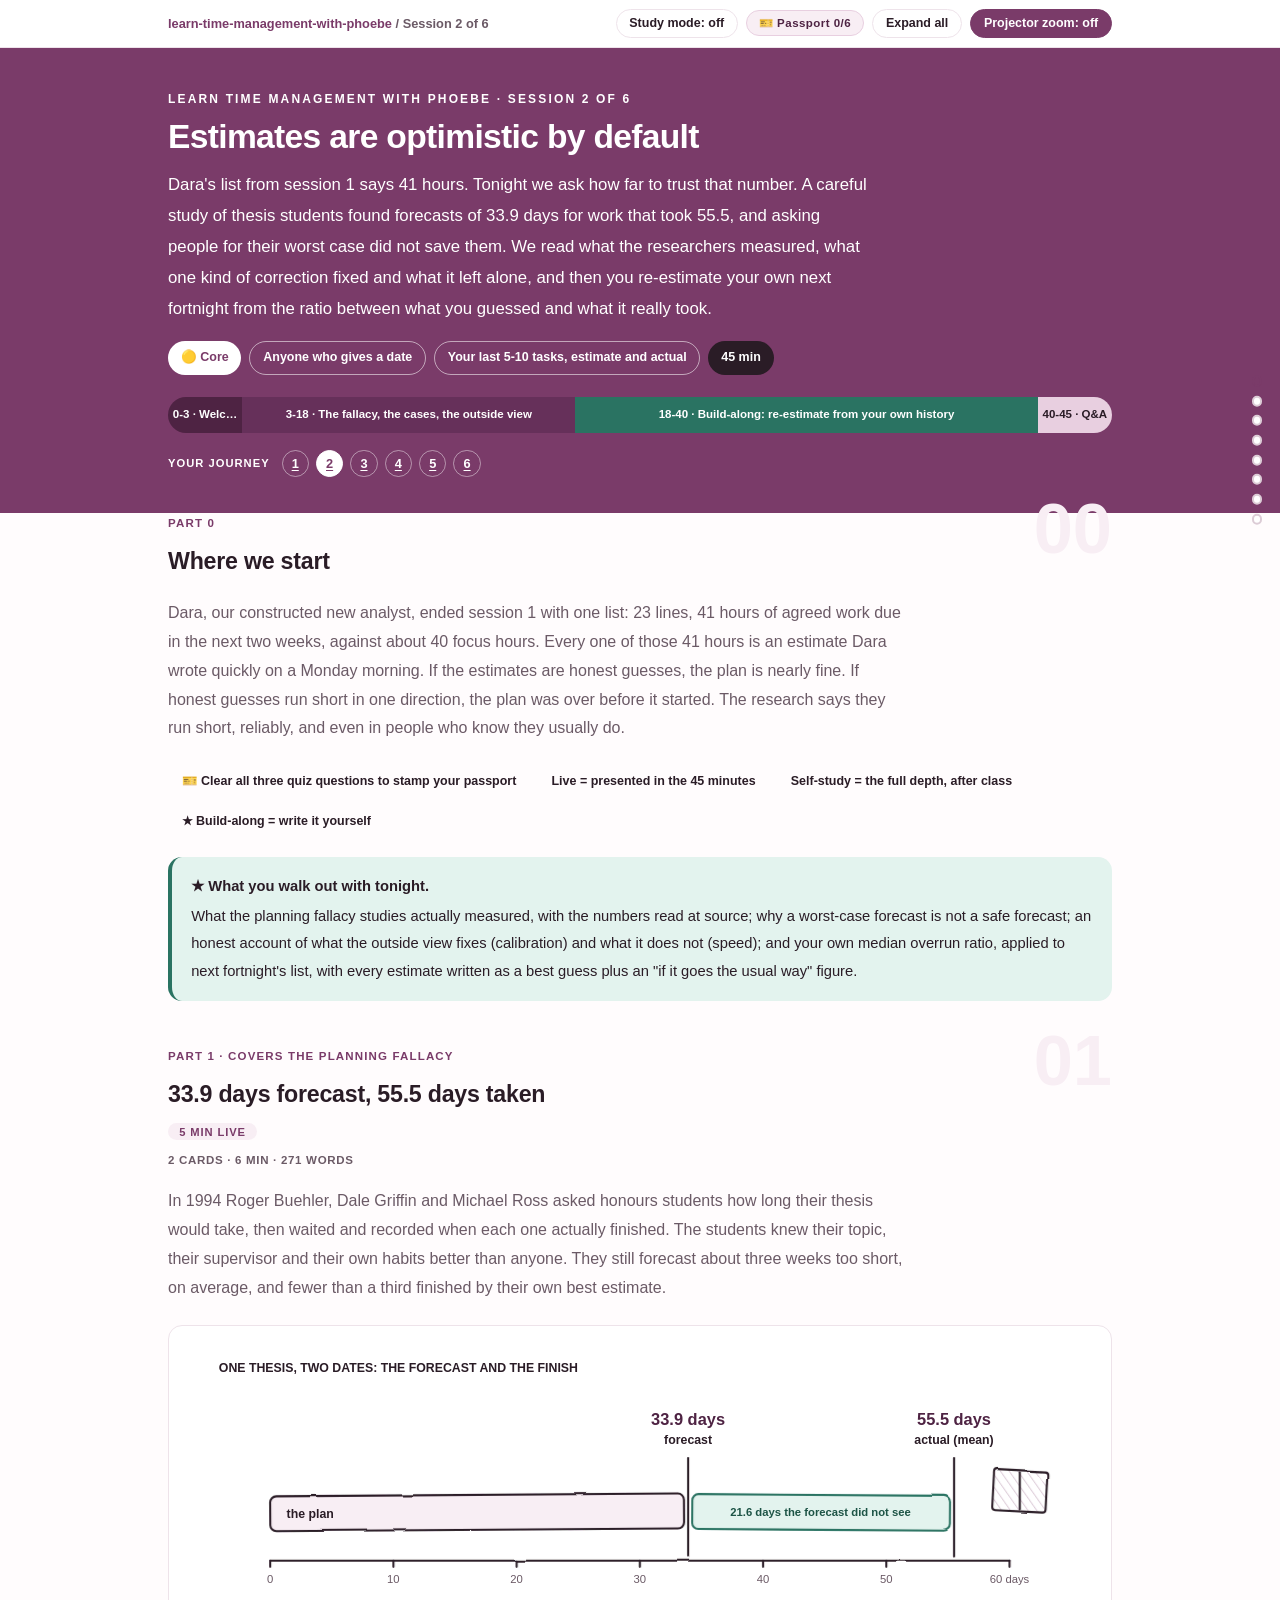
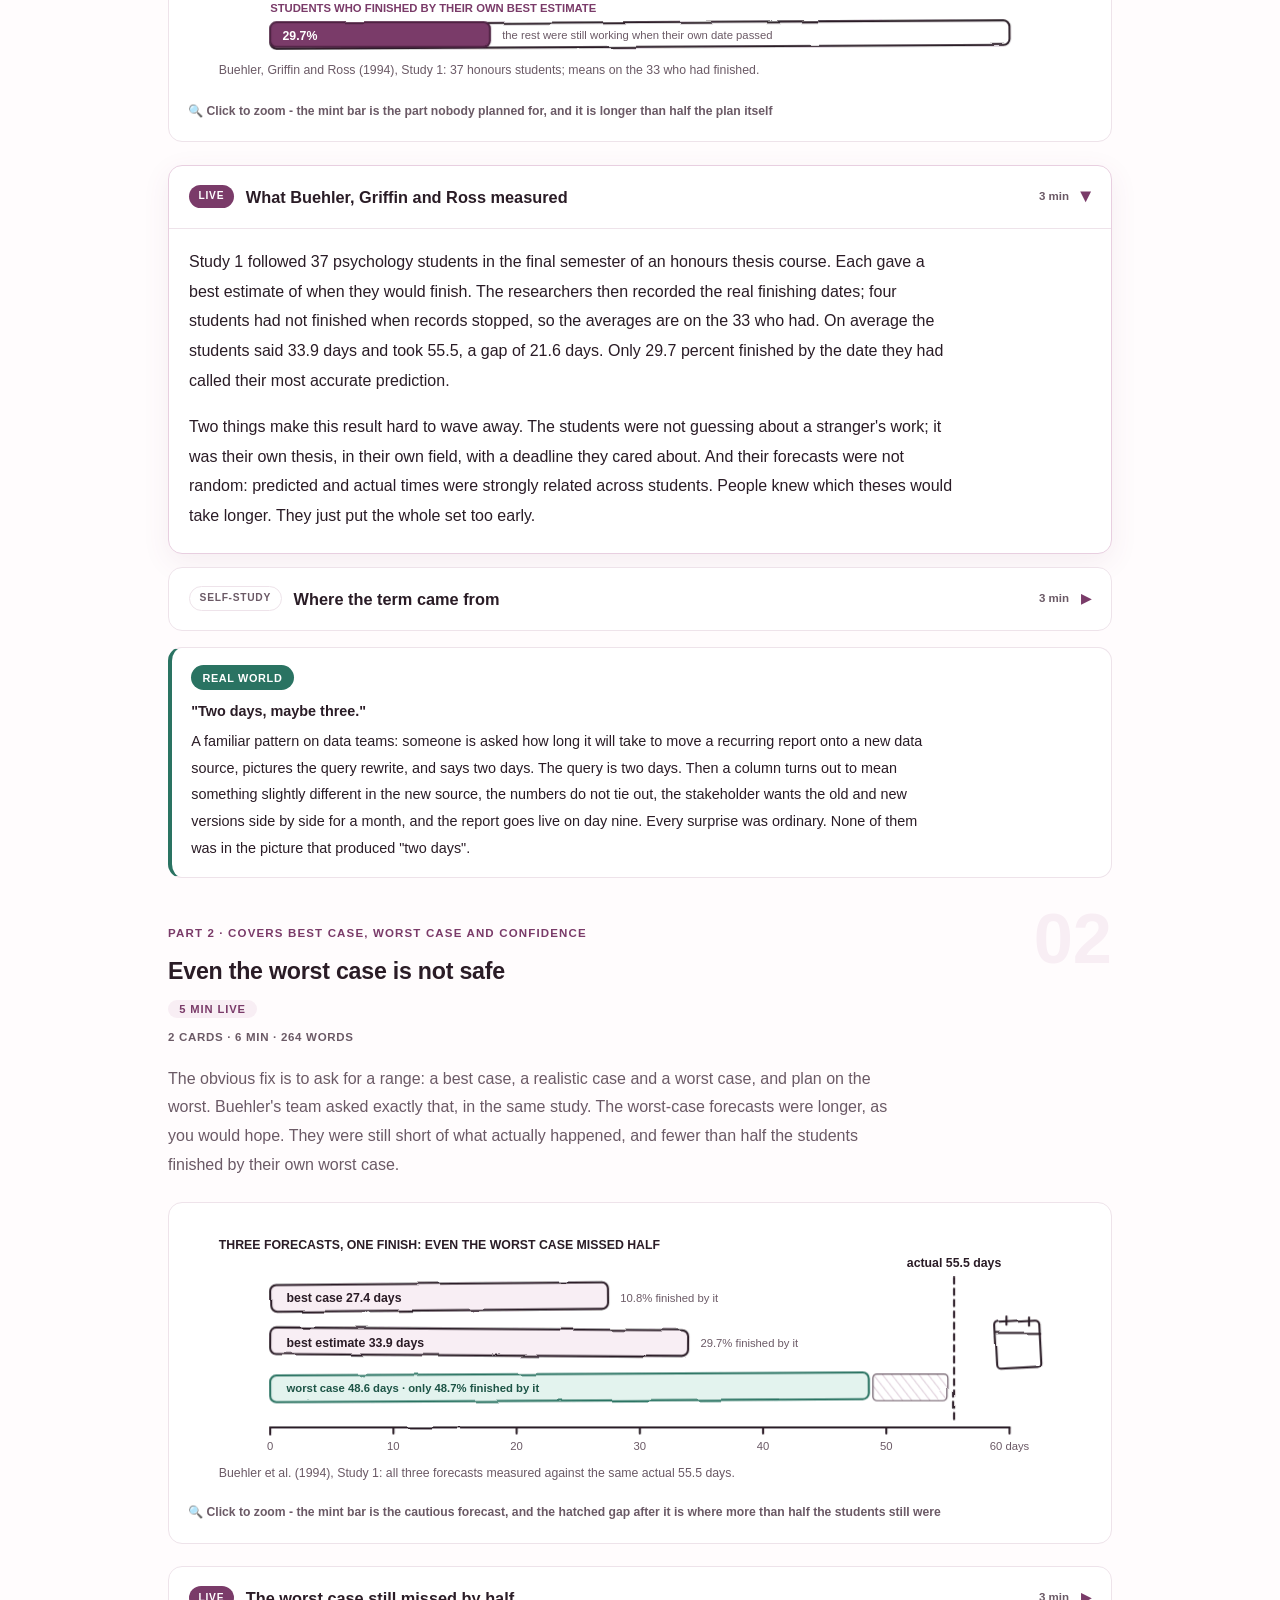
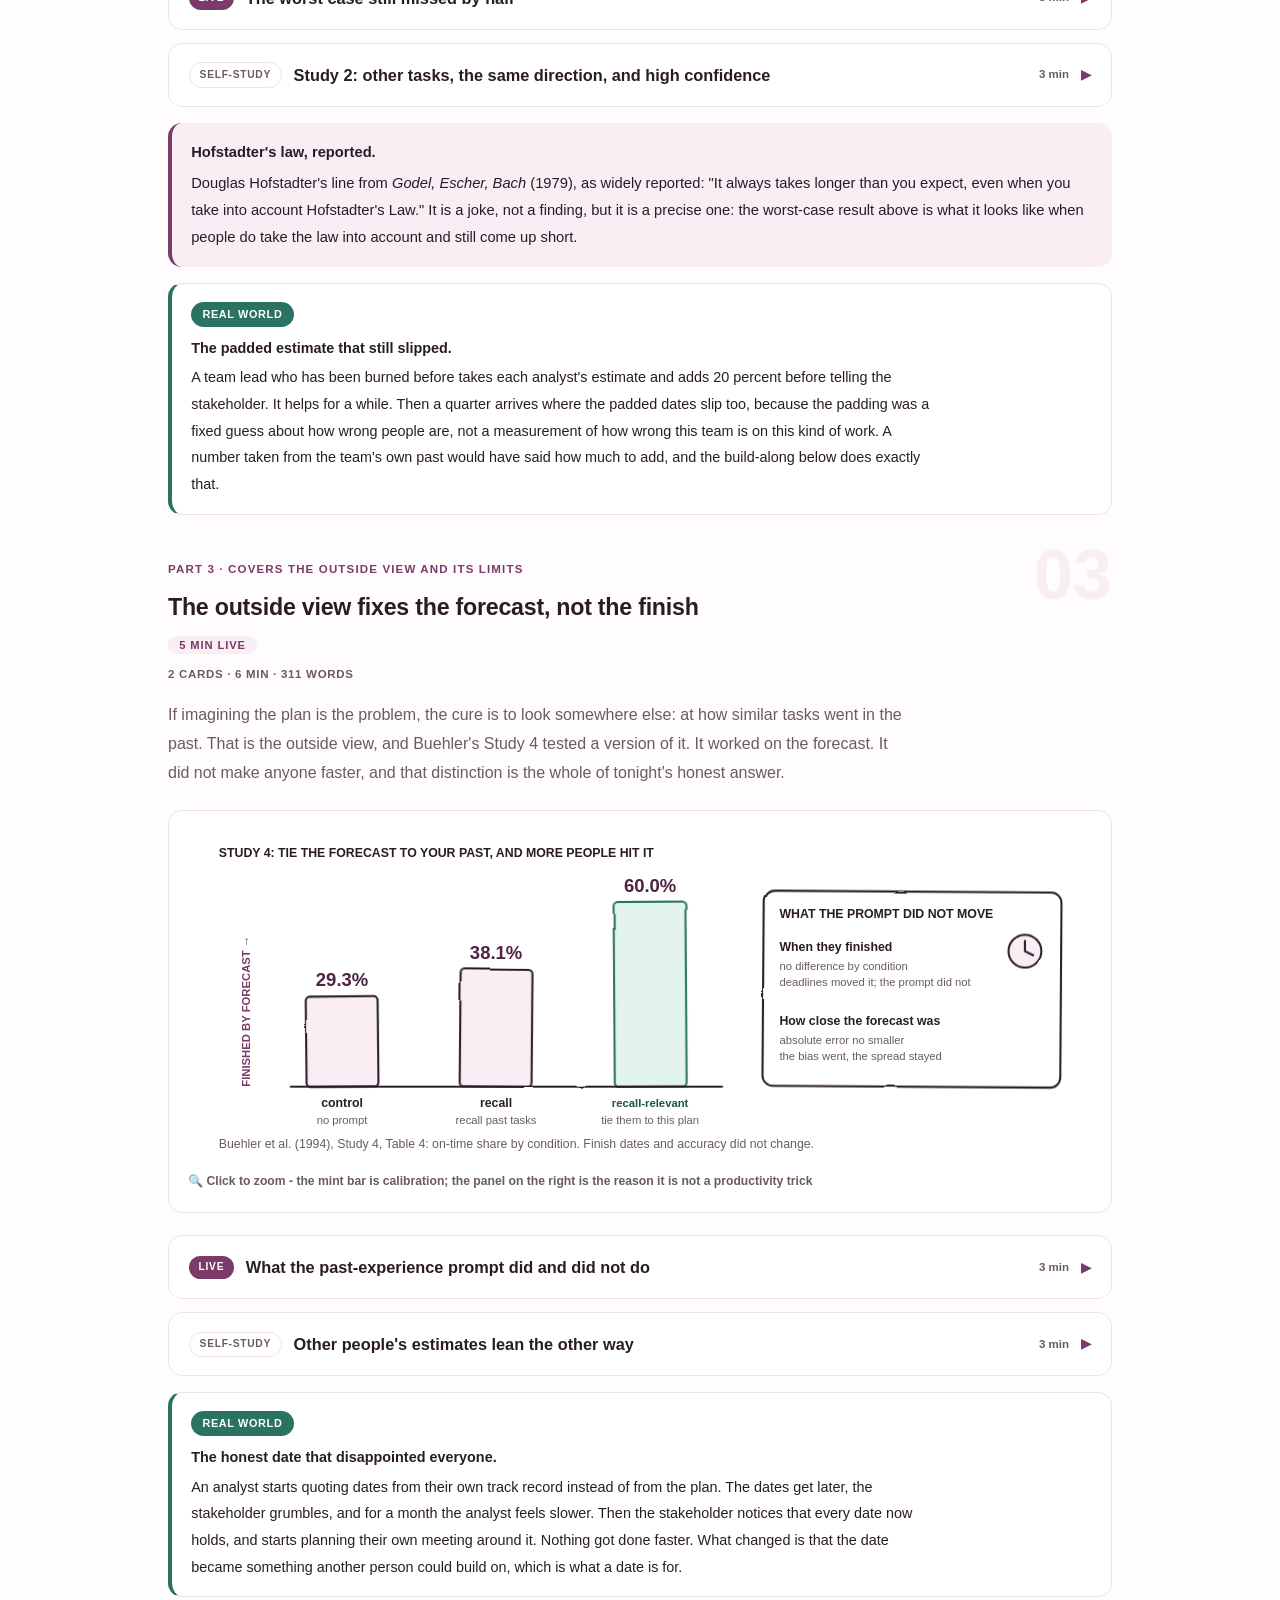
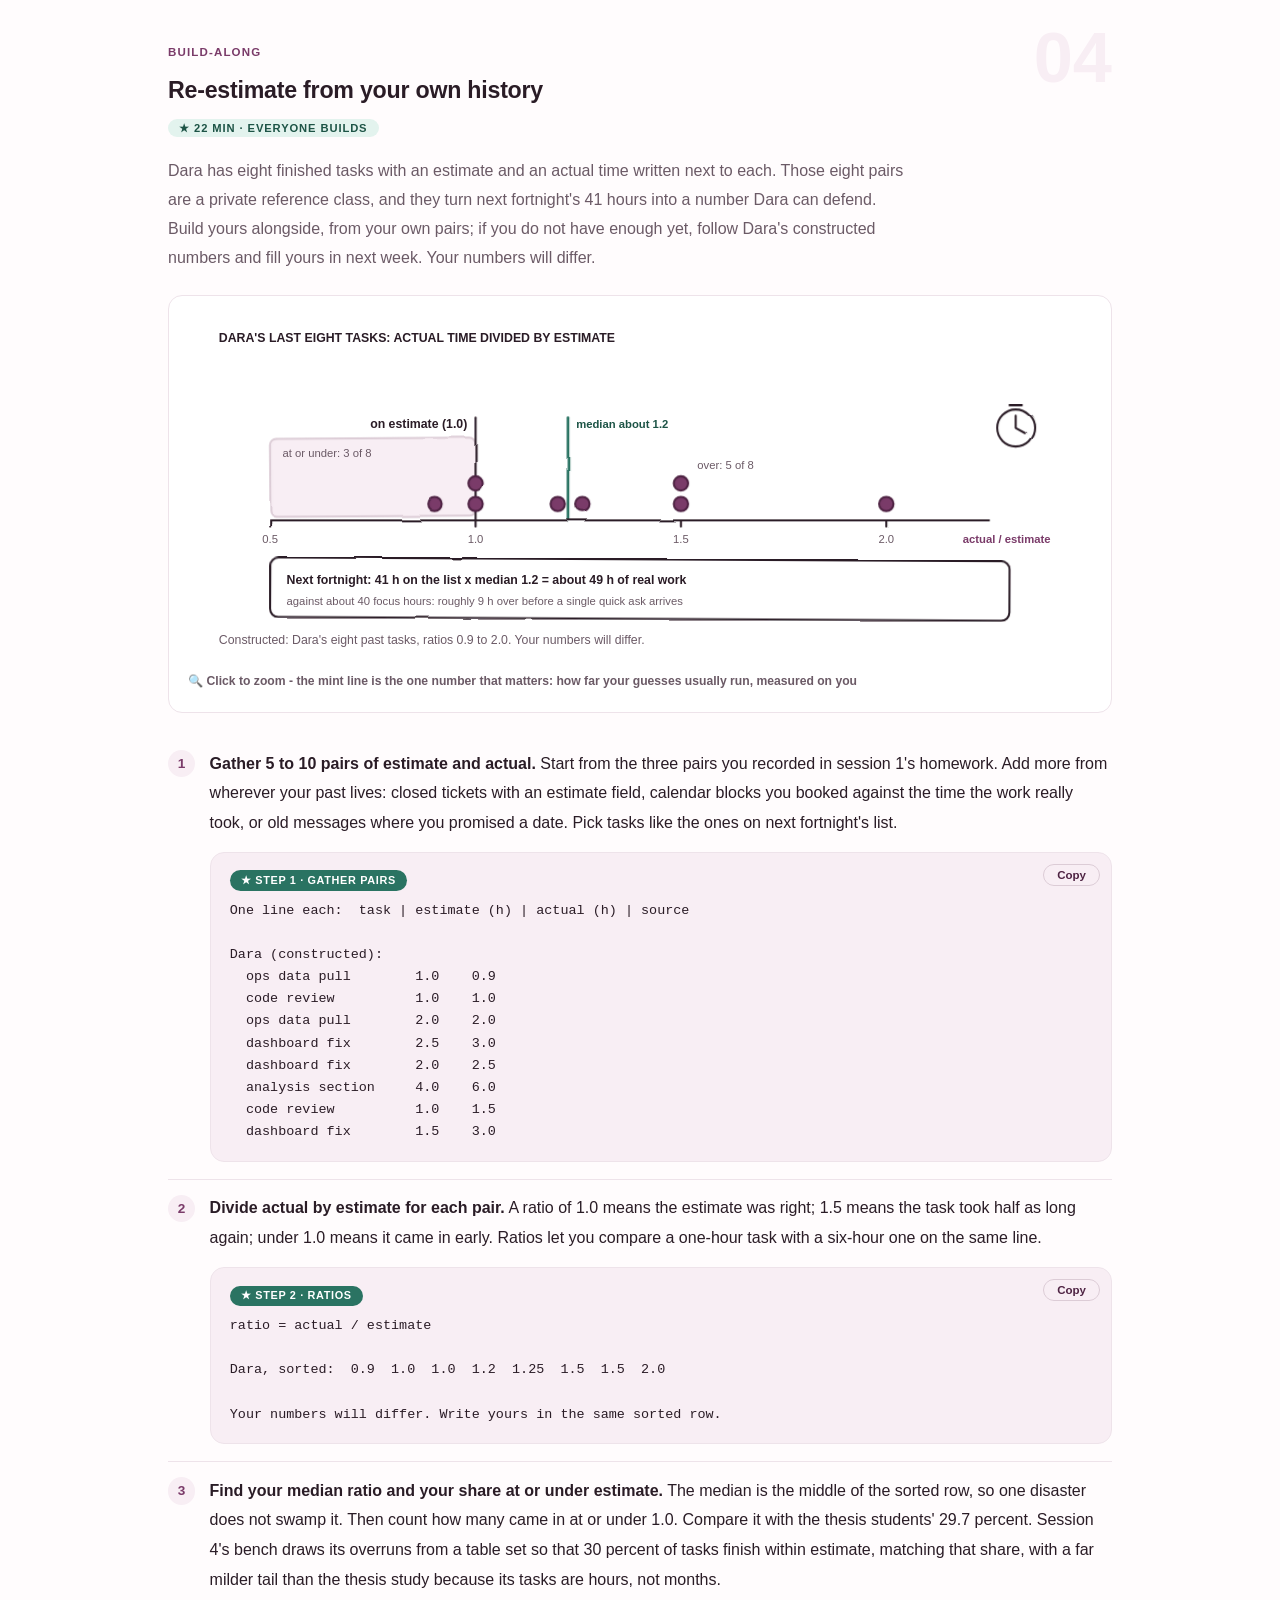
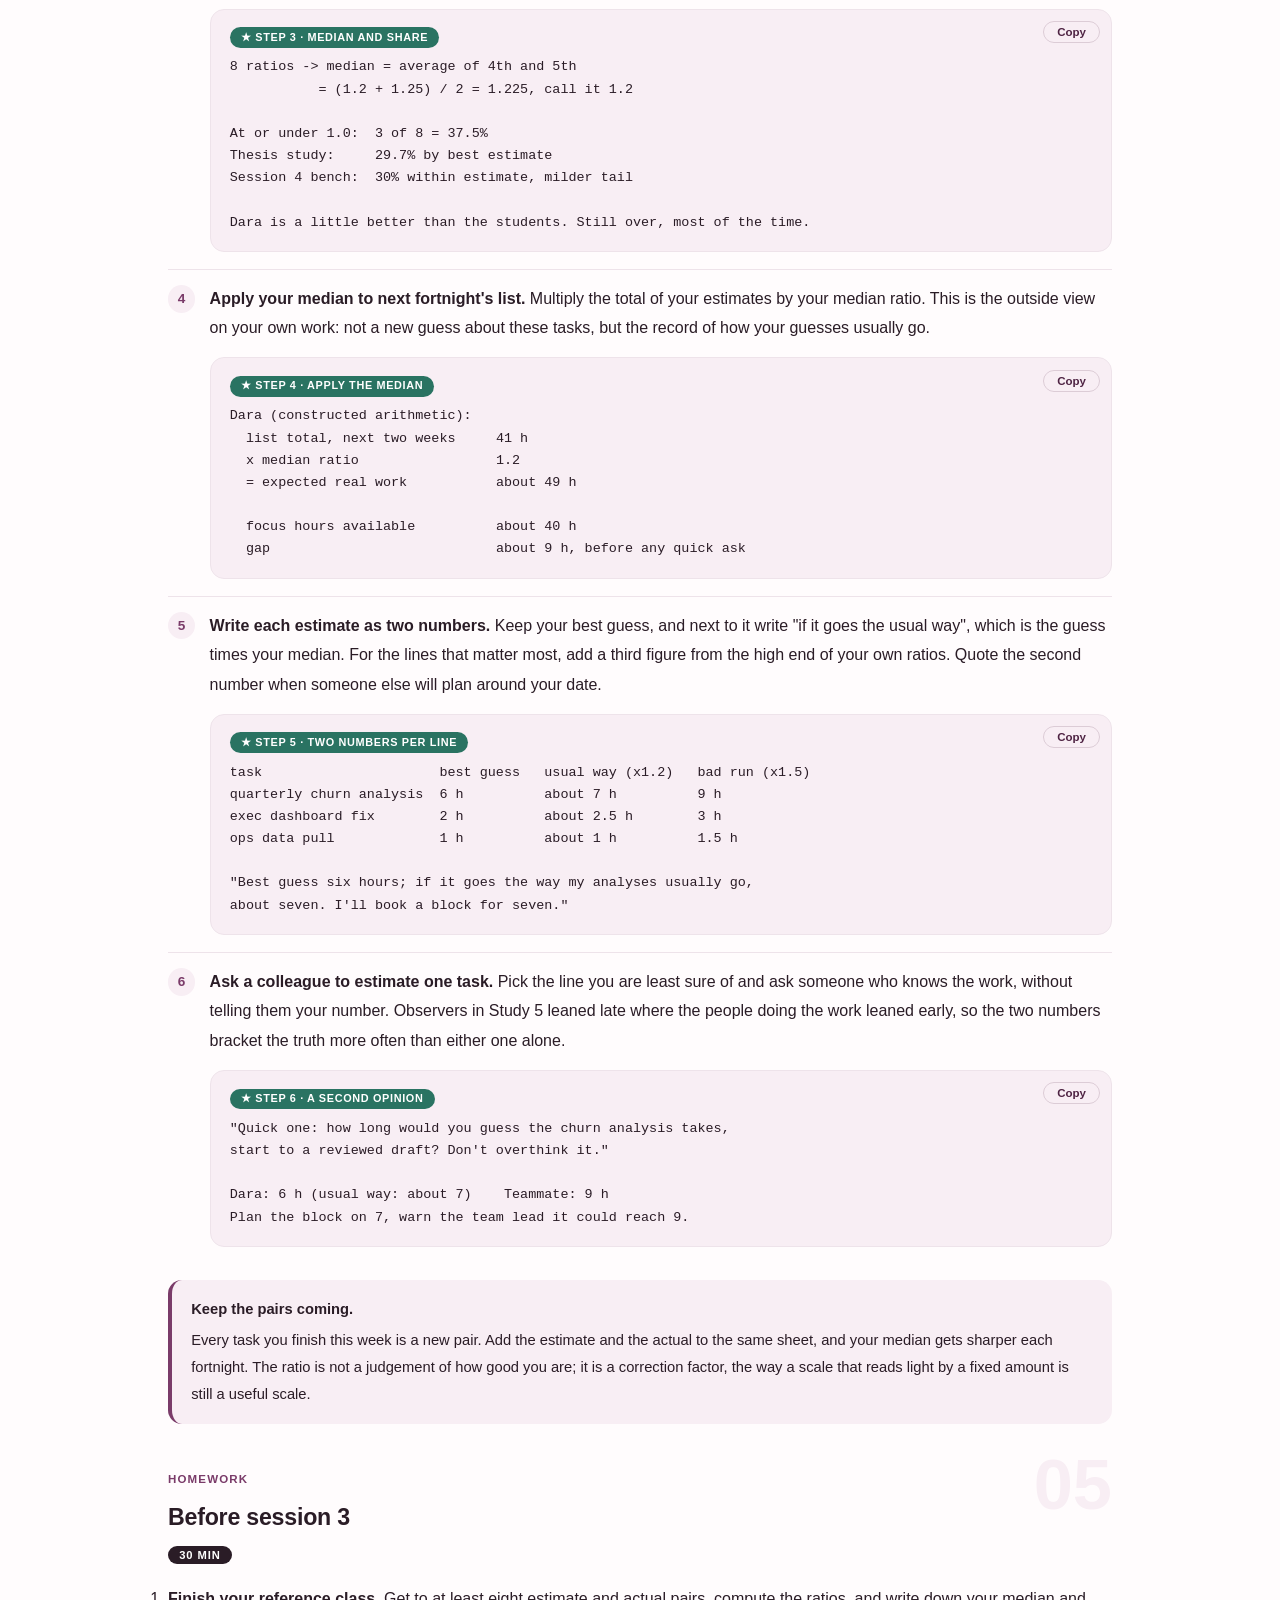
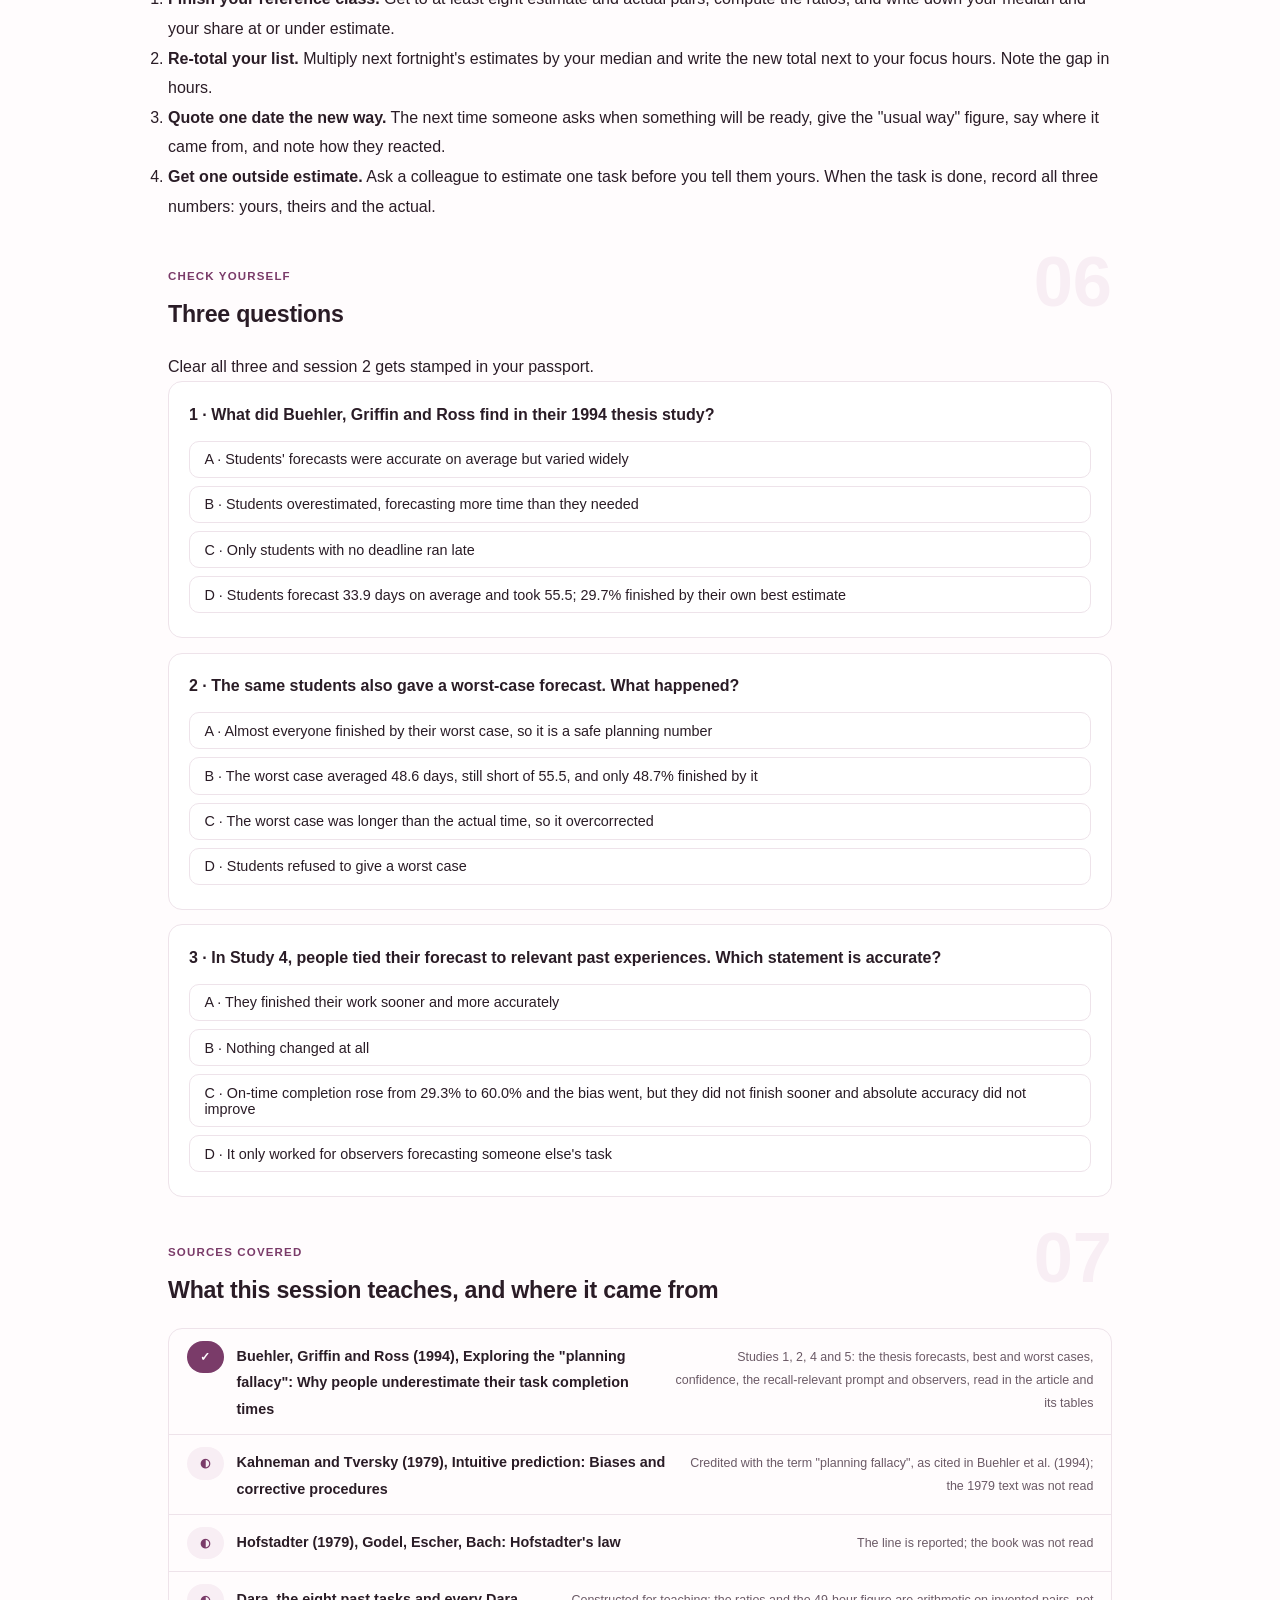
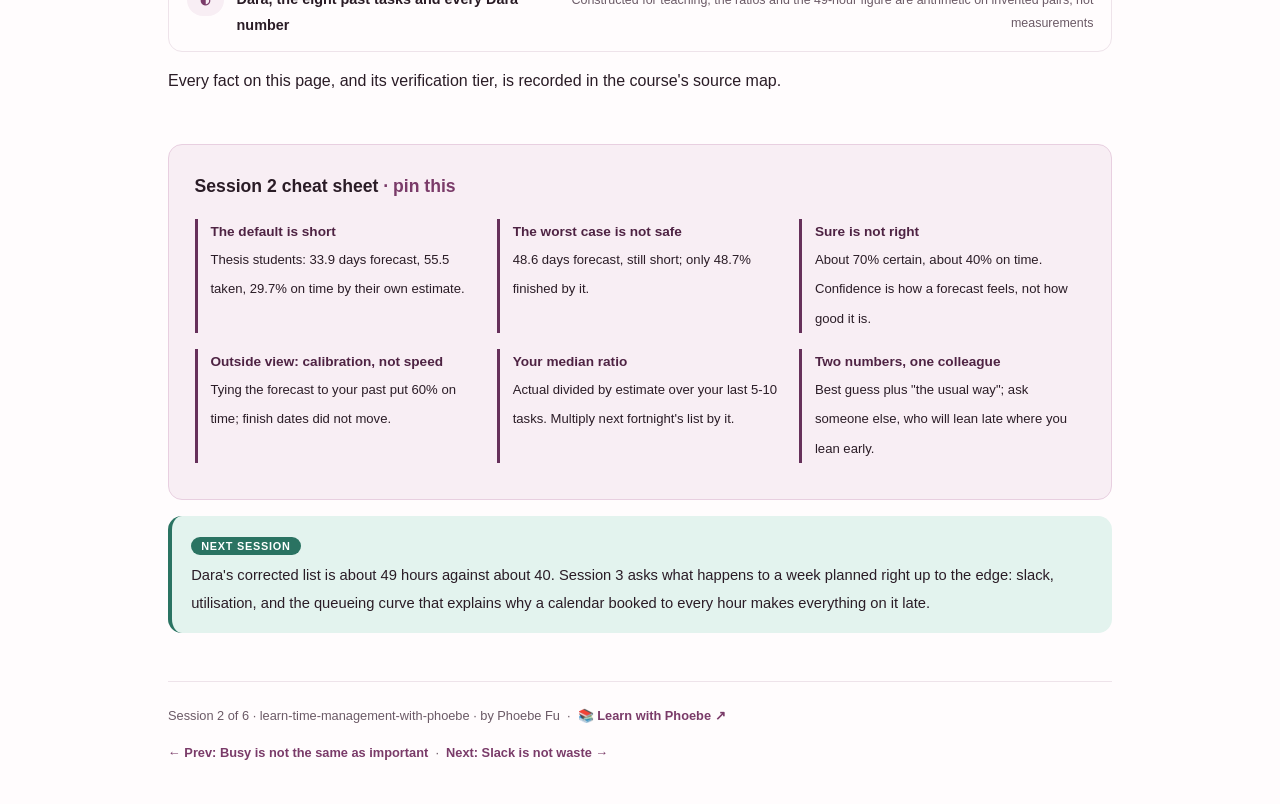
<file: courses/02-estimates-are-optimistic.html>
<!DOCTYPE html>
<html lang="en">
<head>
<meta charset="UTF-8">
<meta name="viewport" content="width=device-width, initial-scale=1.0">
<!-- social:start -->
<meta name="description" content="Session 2 of 6. Thesis students forecast 33.9 days and took 55.5. Why estimates run optimistic, why even a worst-case forecast missed half the time, what tying a forecast to past experience fixed and what it did not, and how to re-estimate next week from your own estimate-to-actual ratios.">
<meta property="og:type" content="article">
<meta property="og:site_name" content="Learn with Phoebe">
<meta property="og:title" content="Estimates are optimistic by default - learn time management with phoebe">
<meta property="og:description" content="Session 2 of 6. The planning fallacy at source, the worst case that was not safe, and a re-estimate built from your own history.">
<meta property="og:url" content="https://phoebefu6.github.io/learn-time-management-with-phoebe/courses/02-estimates-are-optimistic.html">
<meta property="og:image" content="https://phoebefu6.github.io/learn-time-management-with-phoebe/assets/og-cover.png">
<meta property="og:image:width" content="1200">
<meta property="og:image:height" content="630">
<meta name="twitter:card" content="summary_large_image">
<meta name="twitter:title" content="Estimates are optimistic by default - learn time management with phoebe">
<meta name="twitter:description" content="Session 2 of 6. 33.9 days forecast, 55.5 taken, and how to correct your own estimates.">
<meta name="twitter:image" content="https://phoebefu6.github.io/learn-time-management-with-phoebe/assets/og-cover.png">
<!-- social:end -->
<title>Session 2 · Estimates are optimistic by default - learn time management with phoebe</title>
<link rel="stylesheet" href="../assets/style.css?v=19">
</head>
<body>

<div class="toolbar">
  <div class="wrap">
    <span class="crumb"><a href="../index.html">learn-time-management-with-phoebe</a> / Session 2 of 6</span>
    <button class="btn" id="toggle-all" type="button">Expand all</button>
    <button class="btn primary" id="zoom-toggle" type="button">Projector zoom: off</button>
  </div>
</div>

<header class="masthead">
  <div class="wrap">
    <div class="eyebrow">Learn Time Management with Phoebe · Session 2 of 6</div>
    <h1>Estimates are <span class="accent">optimistic</span> by default</h1>
    <p class="sub">Dara's list from session 1 says 41 hours. Tonight we ask how far to trust that number. A careful study of thesis students found forecasts of 33.9 days for work that took 55.5, and asking people for their worst case did not save them. We read what the researchers measured, what one kind of correction fixed and what it left alone, and then you re-estimate your own next fortnight from the ratio between what you guessed and what it really took.</p>
    <div class="chip-row">
      <span class="chip level">🟡 Core</span>
      <span class="chip audience">Anyone who gives a date</span>
      <span class="chip audience">Your last 5-10 tasks, estimate and actual</span>
      <span class="chip time">45 min</span>
    </div>
    <div class="agenda">
      <span class="a1" style="flex:1">0-3 · Welcome</span>
      <span class="a2" style="flex:5">3-18 · The fallacy, the cases, the outside view</span>
      <span class="a3" style="flex:7">18-40 · Build-along: re-estimate from your own history</span>
      <span class="a4" style="flex:1">40-45 · Q&amp;A</span>
    </div>
  </div>
</header>

<main class="wrap">

  <section class="section" id="intro">
    <div class="section-kicker">
      <span class="klabel">Part 0</span>
      <h2>Where we start</h2>
    </div>
    <p class="lede">Dara, our constructed new analyst, ended session 1 with one list: 23 lines, 41 hours of agreed work due in the next two weeks, against about 40 focus hours. Every one of those 41 hours is an estimate Dara wrote quickly on a Monday morning. If the estimates are honest guesses, the plan is nearly fine. If honest guesses run short in one direction, the plan was over before it started. The research says they run short, reliably, and even in people who know they usually do.</p>

    <div class="legend">
      <span class="pill">🎫 Clear all three quiz questions to stamp your passport</span>
      <span class="pill">Live = presented in the 45 minutes</span>
      <span class="pill">Self-study = the full depth, after class</span>
      <span class="pill">★ Build-along = write it yourself</span>
    </div>

    <div class="callout win">
      <p><strong>★ What you walk out with tonight.</strong> What the planning fallacy studies actually measured, with the numbers read at source; why a worst-case forecast is not a safe forecast; an honest account of what the outside view fixes (calibration) and what it does not (speed); and your own median overrun ratio, applied to next fortnight's list, with every estimate written as a best guess plus an "if it goes the usual way" figure.</p>
    </div>
  </section>

  <section class="section" id="part-1">
    <div class="section-kicker">
      <span class="klabel">Part 1 · covers the planning fallacy</span>
      <h2>33.9 days forecast, 55.5 days taken</h2>
      <span class="tag concept">5 min live</span>
    </div>
    <p class="lede">In 1994 Roger Buehler, Dale Griffin and Michael Ross asked honours students how long their thesis would take, then waited and recorded when each one actually finished. The students knew their topic, their supervisor and their own habits better than anyone. They still forecast about three weeks too short, on average, and fewer than a third finished by their own best estimate.</p>

    <figure class="zoomable">
      <svg viewBox="0 0 880 336" xmlns="http://www.w3.org/2000/svg" role="img" aria-label="One day axis from 0 to 60 days. The plan bar runs to the forecast of 33.9 days. A mint bar runs from 33.9 to the actual mean of 55.5 days and is labelled 21.6 days the forecast did not see. Below, a share bar: 29.7 percent of students finished by their own best estimate.">
        <defs>
          <filter id="s2aSk" x="-3%" y="-3%" width="106%" height="106%"><feTurbulence type="fractalNoise" baseFrequency="0.02" numOctaves="2" seed="52" result="n"/><feDisplacementMap in="SourceGraphic" in2="n" scale="2.4" xChannelSelector="R" yChannelSelector="G"/></filter>
          <pattern id="s2aHc" patternUnits="userSpaceOnUse" width="7" height="7" patternTransform="rotate(-38)"><line x1="0" y1="0" x2="0" y2="7" stroke="#7A3B69" stroke-width="1" opacity=".5"/></pattern>
        </defs>
        <style>
          .s2aH { font: 800 12px Inter, sans-serif; fill: #2A1C26; }
          .s2aL { font: 600 12px Inter, sans-serif; fill: #2A1C26; }
          .s2aS { font: 400 11px Inter, sans-serif; fill: #6B5A66; }
          .s2aB { font: 800 11px Inter, sans-serif; fill: #1D5446; }
          .s2aV { font: 800 16px Inter, sans-serif; fill: #4E2343; }
          .s2aW { font: 800 12px Inter, sans-serif; fill: #FFFFFF; }
          .s2aA { font: 700 11px Inter, sans-serif; fill: #7A3B69; }
          .s2aN { font: 400 12px Inter, sans-serif; fill: #6B5A66; }
        </style>

        <text class="s2aH" x="30" y="26">ONE THESIS, TWO DATES: THE FORECAST AND THE FINISH</text>

        <g filter="url(#s2aSk)" fill="none" stroke="#2A1C26" stroke-width="2" stroke-linecap="round" stroke-linejoin="round">
          <rect x="80" y="146" width="403" height="34" rx="6" transform="rotate(-0.4 281 163)" fill="#F8EEF4"/>
          <rect x="491" y="146" width="251" height="34" rx="6" transform="rotate(0.4 616 163)" fill="#E3F3EE" stroke="#2A7362"/>
          <path d="M487 110 L487 206"/>
          <path d="M746 110 L746 206"/>
          <path d="M80 210 L800 210"/>
          <path d="M80 210 L80 216 M200 210 L200 216 M320 210 L320 216 M440 210 L440 216 M560 210 L560 216 M680 210 L680 216 M800 210 L800 216"/>
          <rect x="80" y="270" width="720" height="24" rx="6" transform="rotate(-0.3 440 282)" fill="#FFFFFF"/>
          <rect x="80" y="270" width="214" height="24" rx="6" fill="#7A3B69" stroke="#4E2343"/>
          <rect x="784" y="122" width="52" height="40" rx="3" transform="rotate(3 810 142)" fill="url(#s2aHc)"/>
          <path d="M810 124 L810 160"/>
        </g>

        <text class="s2aL" x="487" y="96" text-anchor="middle">forecast</text>
        <text class="s2aV" x="487" y="78" text-anchor="middle">33.9 days</text>
        <text class="s2aL" x="746" y="96" text-anchor="middle">actual (mean)</text>
        <text class="s2aV" x="746" y="78" text-anchor="middle">55.5 days</text>
        <text class="s2aL" x="96" y="168">the plan</text>
        <text class="s2aB" x="616" y="167" text-anchor="middle">21.6 days the forecast did not see</text>

        <text class="s2aS" x="80" y="232" text-anchor="middle">0</text>
        <text class="s2aS" x="200" y="232" text-anchor="middle">10</text>
        <text class="s2aS" x="320" y="232" text-anchor="middle">20</text>
        <text class="s2aS" x="440" y="232" text-anchor="middle">30</text>
        <text class="s2aS" x="560" y="232" text-anchor="middle">40</text>
        <text class="s2aS" x="680" y="232" text-anchor="middle">50</text>
        <text class="s2aS" x="800" y="232" text-anchor="middle">60 days</text>

        <text class="s2aA" x="80" y="260">STUDENTS WHO FINISHED BY THEIR OWN BEST ESTIMATE</text>
        <text class="s2aW" x="92" y="287">29.7%</text>
        <text class="s2aS" x="306" y="286">the rest were still working when their own date passed</text>

        <text class="s2aN" x="30" y="320">Buehler, Griffin and Ross (1994), Study 1: 37 honours students; means on the 33 who had finished.</text>
      </svg>
      <figcaption>🔍 Click to zoom - the mint bar is the part nobody planned for, and it is longer than half the plan itself</figcaption>
    </figure>

    <details class="card" open>
      <summary><span class="mode live">Live</span>What Buehler, Griffin and Ross measured<span class="mini">3 min</span><span class="caret">▶</span></summary>
      <div class="body">
        <p>Study 1 followed 37 psychology students in the final semester of an honours thesis course. Each gave a best estimate of when they would finish. The researchers then recorded the real finishing dates; four students had not finished when records stopped, so the averages are on the 33 who had. On average the students said 33.9 days and took 55.5, a gap of 21.6 days. Only 29.7 percent finished by the date they had called their most accurate prediction.</p>
        <p>Two things make this result hard to wave away. The students were not guessing about a stranger's work; it was their own thesis, in their own field, with a deadline they cared about. And their forecasts were not random: predicted and actual times were strongly related across students. People knew which theses would take longer. They just put the whole set too early.</p>
      </div>
    </details>

    <details class="card">
      <summary><span class="mode self">Self-study</span>Where the term came from<span class="mini">3 min</span><span class="caret">▶</span></summary>
      <div class="body">
        <p>Buehler and colleagues credit the name "planning fallacy" to Daniel Kahneman and Amos Tversky, in a 1979 paper titled "Intuitive prediction: Biases and corrective procedures" (TIMS Studies in Management Science, 12). Their working definition, paraphrased: a confident belief that your own project will go as planned, held even while you know most similar projects have run late.</p>
        <p>The 1979 text itself was not read for this page; the attribution is as cited in Buehler, Griffin and Ross (1994). A later secondary summary reports that the 1979 paper was conceptual, proposing the correction rather than running experiments, which is why the 1994 studies are where the numbers come from. Part 3 returns to that correction, which looks at similar past cases instead of at the plan in front of you.</p>
      </div>
    </details>

    <div class="callout example">
      <span class="ex-pill">Real world</span>
      <p><strong>"Two days, maybe three."</strong> A familiar pattern on data teams: someone is asked how long it will take to move a recurring report onto a new data source, pictures the query rewrite, and says two days. The query is two days. Then a column turns out to mean something slightly different in the new source, the numbers do not tie out, the stakeholder wants the old and new versions side by side for a month, and the report goes live on day nine. Every surprise was ordinary. None of them was in the picture that produced "two days".</p>
    </div>
  </section>

  <section class="section" id="part-2">
    <div class="section-kicker">
      <span class="klabel">Part 2 · covers best case, worst case and confidence</span>
      <h2>Even the worst case is not safe</h2>
      <span class="tag concept">5 min live</span>
    </div>
    <p class="lede">The obvious fix is to ask for a range: a best case, a realistic case and a worst case, and plan on the worst. Buehler's team asked exactly that, in the same study. The worst-case forecasts were longer, as you would hope. They were still short of what actually happened, and fewer than half the students finished by their own worst case.</p>

    <figure class="zoomable">
      <svg viewBox="0 0 880 262" xmlns="http://www.w3.org/2000/svg" role="img" aria-label="Three forecast bars on one day line against the actual mean of 55.5 days. Best case 27.4 days, 10.8 percent finished by it. Best estimate 33.9 days, 29.7 percent finished by it. Worst case 48.6 days, drawn in mint, 48.7 percent finished by it. All three end before the dashed line at 55.5 days.">
        <defs>
          <filter id="s2bSk" x="-3%" y="-3%" width="106%" height="106%"><feTurbulence type="fractalNoise" baseFrequency="0.02" numOctaves="2" seed="64" result="n"/><feDisplacementMap in="SourceGraphic" in2="n" scale="2.4" xChannelSelector="R" yChannelSelector="G"/></filter>
          <pattern id="s2bHc" patternUnits="userSpaceOnUse" width="7" height="7" patternTransform="rotate(-38)"><line x1="0" y1="0" x2="0" y2="7" stroke="#7A3B69" stroke-width="1" opacity=".5"/></pattern>
        </defs>
        <style>
          .s2bH { font: 800 12px Inter, sans-serif; fill: #2A1C26; }
          .s2bL { font: 600 12px Inter, sans-serif; fill: #2A1C26; }
          .s2bS { font: 400 11px Inter, sans-serif; fill: #6B5A66; }
          .s2bB { font: 800 11px Inter, sans-serif; fill: #1D5446; }
          .s2bA { font: 700 11px Inter, sans-serif; fill: #7A3B69; }
          .s2bN { font: 400 12px Inter, sans-serif; fill: #6B5A66; }
        </style>

        <text class="s2bH" x="30" y="26">THREE FORECASTS, ONE FINISH: EVEN THE WORST CASE MISSED HALF</text>

        <g filter="url(#s2bSk)" fill="none" stroke="#2A1C26" stroke-width="2" stroke-linecap="round" stroke-linejoin="round">
          <rect x="80" y="60" width="329" height="26" rx="6" transform="rotate(-0.5 244 73)" fill="#F8EEF4"/>
          <rect x="80" y="104" width="407" height="26" rx="6" transform="rotate(0.4 283 117)" fill="#F8EEF4"/>
          <rect x="80" y="148" width="583" height="26" rx="6" transform="rotate(-0.3 371 161)" fill="#E3F3EE" stroke="#2A7362"/>
          <rect x="667" y="148" width="73" height="26" rx="4" fill="url(#s2bHc)" stroke="#6B5A66" stroke-width="1.2"/>
          <path d="M746 54 L746 196" stroke-dasharray="6 5"/>
          <path d="M80 200 L800 200"/>
          <path d="M80 200 L80 206 M200 200 L200 206 M320 200 L320 206 M440 200 L440 206 M560 200 L560 206 M680 200 L680 206 M800 200 L800 206"/>
          <rect x="786" y="96" width="44" height="46" rx="4" transform="rotate(-3 808 119)" fill="#FFFFFF"/>
          <path d="M786 108 L830 108 M797 92 L797 100 M819 92 L819 100"/>
        </g>

        <text class="s2bL" x="746" y="44" text-anchor="middle">actual 55.5 days</text>

        <text class="s2bL" x="96" y="78">best case 27.4 days</text>
        <text class="s2bS" x="421" y="78">10.8% finished by it</text>
        <text class="s2bL" x="96" y="122">best estimate 33.9 days</text>
        <text class="s2bS" x="499" y="122">29.7% finished by it</text>
        <text class="s2bB" x="96" y="166">worst case 48.6 days · only 48.7% finished by it</text>

        <text class="s2bS" x="80" y="222" text-anchor="middle">0</text>
        <text class="s2bS" x="200" y="222" text-anchor="middle">10</text>
        <text class="s2bS" x="320" y="222" text-anchor="middle">20</text>
        <text class="s2bS" x="440" y="222" text-anchor="middle">30</text>
        <text class="s2bS" x="560" y="222" text-anchor="middle">40</text>
        <text class="s2bS" x="680" y="222" text-anchor="middle">50</text>
        <text class="s2bS" x="800" y="222" text-anchor="middle">60 days</text>

        <text class="s2bN" x="30" y="248">Buehler et al. (1994), Study 1: all three forecasts measured against the same actual 55.5 days.</text>
      </svg>
      <figcaption>🔍 Click to zoom - the mint bar is the cautious forecast, and the hatched gap after it is where more than half the students still were</figcaption>
    </figure>

    <details class="card">
      <summary><span class="mode live">Live</span>The worst case still missed by half<span class="mini">3 min</span><span class="caret">▶</span></summary>
      <div class="body">
        <p>Alongside the best estimate, students gave a best case ("if everything went as well as it possibly could") and a worst case ("if everything went as poorly as it possibly could"). The best case averaged 27.4 days and 10.8 percent finished by it. The worst case averaged 48.6 days, and only 48.7 percent finished by it. The worst case was still more than a week short of the 55.5 days the average thesis took.</p>
        <p>Why does imagining disaster not work? One reading consistent with the study: when people picture the worst case, they still picture this project going its own way, just with more things going wrong inside the plan. What sinks real work is usually not inside the plan at all: the illness, the dataset that arrives late, the second project that lands in the same month. A worst case built from the plan inherits the plan's blind spots.</p>
      </div>
    </details>

    <details class="card">
      <summary><span class="mode self">Self-study</span>Study 2: other tasks, the same direction, and high confidence<span class="mini">3 min</span><span class="caret">▶</span></summary>
      <div class="body">
        <p>A thesis is a long, unusual project, so the team checked ordinary tasks too. In Study 2, students forecast school tasks and everyday ones. Academic tasks were predicted at 5.8 days and took 10.7, with 37.1 percent finished on time. Non-academic tasks were predicted at 5.0 days and took 9.2, with 42.5 percent on time.</p>
        <p>The part worth sitting with is confidence. Asked how sure they were of finishing by their forecast, students said 74.1 percent for academic tasks and 69.9 percent for non-academic ones. Roughly seven in ten certainty, roughly four in ten delivery. Feeling sure is not evidence that a forecast is good; it is how a forecast feels from the inside.</p>
      </div>
    </details>

    <div class="callout tip">
      <p><strong>Hofstadter's law, reported.</strong> Douglas Hofstadter's line from <em>Godel, Escher, Bach</em> (1979), as widely reported: "It always takes longer than you expect, even when you take into account Hofstadter's Law." It is a joke, not a finding, but it is a precise one: the worst-case result above is what it looks like when people do take the law into account and still come up short.</p>
    </div>

    <div class="callout example">
      <span class="ex-pill">Real world</span>
      <p><strong>The padded estimate that still slipped.</strong> A team lead who has been burned before takes each analyst's estimate and adds 20 percent before telling the stakeholder. It helps for a while. Then a quarter arrives where the padded dates slip too, because the padding was a fixed guess about how wrong people are, not a measurement of how wrong this team is on this kind of work. A number taken from the team's own past would have said how much to add, and the build-along below does exactly that.</p>
    </div>
  </section>

  <section class="section" id="part-3">
    <div class="section-kicker">
      <span class="klabel">Part 3 · covers the outside view and its limits</span>
      <h2>The outside view fixes the forecast, not the finish</h2>
      <span class="tag concept">5 min live</span>
    </div>
    <p class="lede">If imagining the plan is the problem, the cure is to look somewhere else: at how similar tasks went in the past. That is the outside view, and Buehler's Study 4 tested a version of it. It worked on the forecast. It did not make anyone faster, and that distinction is the whole of tonight's honest answer.</p>

    <figure class="zoomable">
      <svg viewBox="0 0 880 322" xmlns="http://www.w3.org/2000/svg" role="img" aria-label="Three bars for the share who finished by their forecast in Study 4: control 29.3 percent, recall past tasks 38.1 percent, recall and tie them to this plan 60.0 percent in mint. A side panel lists what the prompt did not move: when people finished, which did not differ by condition while deadlines did, and absolute accuracy, which was no better.">
        <defs>
          <filter id="s2cSk" x="-3%" y="-3%" width="106%" height="106%"><feTurbulence type="fractalNoise" baseFrequency="0.02" numOctaves="2" seed="77" result="n"/><feDisplacementMap in="SourceGraphic" in2="n" scale="2.4" xChannelSelector="R" yChannelSelector="G"/></filter>
        </defs>
        <style>
          .s2cH { font: 800 12px Inter, sans-serif; fill: #2A1C26; }
          .s2cL { font: 600 12px Inter, sans-serif; fill: #2A1C26; }
          .s2cS { font: 400 11px Inter, sans-serif; fill: #6B5A66; }
          .s2cB { font: 800 11px Inter, sans-serif; fill: #1D5446; }
          .s2cV { font: 800 18px Inter, sans-serif; fill: #4E2343; }
          .s2cA { font: 700 11px Inter, sans-serif; fill: #7A3B69; }
          .s2cN { font: 400 12px Inter, sans-serif; fill: #6B5A66; }
        </style>

        <text class="s2cH" x="30" y="26">STUDY 4: TIE THE FORECAST TO YOUR PAST, AND MORE PEOPLE HIT IT</text>

        <g filter="url(#s2cSk)" fill="none" stroke="#2A1C26" stroke-width="2" stroke-linecap="round" stroke-linejoin="round">
          <rect x="115" y="162" width="70" height="88" rx="4" transform="rotate(-0.6 150 206)" fill="#F8EEF4"/>
          <rect x="265" y="136" width="70" height="114" rx="4" transform="rotate(0.5 300 193)" fill="#F8EEF4"/>
          <rect x="415" y="70" width="70" height="180" rx="4" transform="rotate(-0.4 450 160)" fill="#E3F3EE" stroke="#2A7362"/>
          <path d="M100 250 L520 250"/>
          <rect x="560" y="60" width="290" height="190" rx="10" transform="rotate(0.4 705 155)" fill="#FFFFFF"/>
          <circle cx="815" cy="118" r="16" fill="#F8EEF4"/>
          <path d="M815 118 L815 108 M815 118 L823 122"/>
        </g>

        <text class="s2cV" x="150" y="152" text-anchor="middle">29.3%</text>
        <text class="s2cV" x="300" y="126" text-anchor="middle">38.1%</text>
        <text class="s2cV" x="450" y="60" text-anchor="middle">60.0%</text>

        <text class="s2cL" x="150" y="270" text-anchor="middle">control</text>
        <text class="s2cS" x="150" y="286" text-anchor="middle">no prompt</text>
        <text class="s2cL" x="300" y="270" text-anchor="middle">recall</text>
        <text class="s2cS" x="300" y="286" text-anchor="middle">recall past tasks</text>
        <text class="s2cB" x="450" y="270" text-anchor="middle">recall-relevant</text>
        <text class="s2cS" x="450" y="286" text-anchor="middle">tie them to this plan</text>

        <text class="s2cA" x="60" y="250" transform="rotate(-90 60 250)">FINISHED BY FORECAST →</text>

        <text class="s2cH" x="576" y="86">WHAT THE PROMPT DID NOT MOVE</text>
        <text class="s2cL" x="576" y="118">When they finished</text>
        <text class="s2cS" x="576" y="136">no difference by condition</text>
        <text class="s2cS" x="576" y="152">deadlines moved it; the prompt did not</text>
        <text class="s2cL" x="576" y="190">How close the forecast was</text>
        <text class="s2cS" x="576" y="208">absolute error no smaller</text>
        <text class="s2cS" x="576" y="224">the bias went, the spread stayed</text>

        <text class="s2cN" x="30" y="310">Buehler et al. (1994), Study 4, Table 4: on-time share by condition. Finish dates and accuracy did not change.</text>
      </svg>
      <figcaption>🔍 Click to zoom - the mint bar is calibration; the panel on the right is the reason it is not a productivity trick</figcaption>
    </figure>

    <details class="card">
      <summary><span class="mode live">Live</span>What the past-experience prompt did and did not do<span class="mini">3 min</span><span class="caret">▶</span></summary>
      <div class="body">
        <p>Study 4 had three groups forecasting the same kind of assignment. The control group simply forecast: 29.3 percent finished by their prediction. A recall group first listed past similar tasks: 38.1 percent. The recall-relevant group listed past tasks and then had to say how those past experiences bore on this forecast: 60.0 percent finished by their prediction, and the optimistic bias was removed.</p>
        <p>Here is the disagreement to hold on to. The same study reports that the prompt "did not influence when they finished the assignment"; deadlines did that. And the forecasts were no more accurate in absolute terms: the average miss stopped leaning early, but individual misses were as wide as before. So the outside view gives you better calibration at the same speed. It makes your dates honest. It does not give you more hours, and anyone who sells it as a way to get work done sooner is claiming more than the evidence shows.</p>
      </div>
    </details>

    <details class="card">
      <summary><span class="mode self">Self-study</span>Other people's estimates lean the other way<span class="mini">3 min</span><span class="caret">▶</span></summary>
      <div class="body">
        <p>Study 5 asked observers to predict how long someone else's task would take. Actors, forecasting their own task, were optimistic, with a bias of about 1.3 days early. Observers were pessimistic, about 1.7 days late, and they made more use of the person's relevant past. An outsider does not picture your plan; they picture how things like this usually go, which is the outside view without being asked for it. That is the reason for step 6 of the build-along.</p>
        <p>Neither bias is a virtue: an observer's padding is as wrong as an actor's optimism, in the other direction. The useful move is to put the two side by side. For anything bigger than a task, a whole project with many people and dependencies, the same idea grows into reference-class forecasting, taught at project scale in <a href="https://phoebefu6.github.io/learn-data-pmo-with-phoebe/">Data PMO ↗</a>. Here the reference class is the smallest one there is: your own last ten tasks.</p>
      </div>
    </details>

    <div class="callout example">
      <span class="ex-pill">Real world</span>
      <p><strong>The honest date that disappointed everyone.</strong> An analyst starts quoting dates from their own track record instead of from the plan. The dates get later, the stakeholder grumbles, and for a month the analyst feels slower. Then the stakeholder notices that every date now holds, and starts planning their own meeting around it. Nothing got done faster. What changed is that the date became something another person could build on, which is what a date is for.</p>
    </div>
  </section>

  <section class="section" id="demo-1">
    <div class="section-kicker">
      <span class="klabel">Build-along</span>
      <h2>Re-estimate from your own history</h2>
      <span class="tag demo">★ 22 min · everyone builds</span>
    </div>
    <p class="lede">Dara has eight finished tasks with an estimate and an actual time written next to each. Those eight pairs are a private reference class, and they turn next fortnight's 41 hours into a number Dara can defend. Build yours alongside, from your own pairs; if you do not have enough yet, follow Dara's constructed numbers and fill yours in next week. Your numbers will differ.</p>

    <figure class="zoomable">
      <svg viewBox="0 0 880 336" xmlns="http://www.w3.org/2000/svg" role="img" aria-label="Dara's eight past tasks as dots on a line of actual time divided by estimate, from 0.5 to 2.0. Ratios 0.9, 1.0, 1.0, 1.2, 1.25, 1.5, 1.5 and 2.0. The shaded left zone, at or under estimate, holds 3 of 8. A mint line marks the median, about 1.2. Below: 41 hours on the list times 1.2 is about 49 hours of real work, against about 40 focus hours.">
        <defs>
          <filter id="s2dSk" x="-3%" y="-3%" width="106%" height="106%"><feTurbulence type="fractalNoise" baseFrequency="0.02" numOctaves="2" seed="89" result="n"/><feDisplacementMap in="SourceGraphic" in2="n" scale="2.4" xChannelSelector="R" yChannelSelector="G"/></filter>
        </defs>
        <style>
          .s2dH { font: 800 12px Inter, sans-serif; fill: #2A1C26; }
          .s2dL { font: 600 12px Inter, sans-serif; fill: #2A1C26; }
          .s2dS { font: 400 11px Inter, sans-serif; fill: #6B5A66; }
          .s2dB { font: 800 11px Inter, sans-serif; fill: #1D5446; }
          .s2dA { font: 700 11px Inter, sans-serif; fill: #7A3B69; }
          .s2dN { font: 400 12px Inter, sans-serif; fill: #6B5A66; }
        </style>

        <text class="s2dH" x="30" y="26">DARA'S LAST EIGHT TASKS: ACTUAL TIME DIVIDED BY ESTIMATE</text>

        <g filter="url(#s2dSk)" fill="none" stroke="#2A1C26" stroke-width="2" stroke-linecap="round" stroke-linejoin="round">
          <rect x="80" y="120" width="200" height="76" rx="6" transform="rotate(-0.4 180 158)" fill="#F8EEF4" stroke="#DCCCD6"/>
          <path d="M280 100 L280 200"/>
          <path d="M370 100 L370 200" stroke="#2A7362" stroke-width="2.6"/>
          <path d="M80 200 L780 200"/>
          <path d="M80 200 L80 206 M280 200 L280 206 M480 200 L480 206 M680 200 L680 206"/>
          <circle cx="240" cy="184" r="7" fill="#7A3B69" stroke="#4E2343"/>
          <circle cx="280" cy="184" r="7" fill="#7A3B69" stroke="#4E2343"/>
          <circle cx="280" cy="164" r="7" fill="#7A3B69" stroke="#4E2343"/>
          <circle cx="360" cy="184" r="7" fill="#7A3B69" stroke="#4E2343"/>
          <circle cx="384" cy="184" r="7" fill="#7A3B69" stroke="#4E2343"/>
          <circle cx="480" cy="184" r="7" fill="#7A3B69" stroke="#4E2343"/>
          <circle cx="480" cy="164" r="7" fill="#7A3B69" stroke="#4E2343"/>
          <circle cx="680" cy="184" r="7" fill="#7A3B69" stroke="#4E2343"/>
          <circle cx="806" cy="110" r="18" fill="#FFFFFF"/>
          <path d="M806 110 L806 98 M806 110 L815 115 M800 88 L812 88"/>
          <rect x="80" y="238" width="720" height="58" rx="8" transform="rotate(0.3 440 267)" fill="#FFFFFF"/>
        </g>

        <text class="s2dL" x="272" y="110" text-anchor="end">on estimate (1.0)</text>
        <text class="s2dB" x="378" y="110">median about 1.2</text>
        <text class="s2dS" x="92" y="138">at or under: 3 of 8</text>
        <text class="s2dS" x="496" y="150">over: 5 of 8</text>

        <text class="s2dS" x="80" y="222" text-anchor="middle">0.5</text>
        <text class="s2dS" x="280" y="222" text-anchor="middle">1.0</text>
        <text class="s2dS" x="480" y="222" text-anchor="middle">1.5</text>
        <text class="s2dS" x="680" y="222" text-anchor="middle">2.0</text>
        <text class="s2dA" x="840" y="222" text-anchor="end">actual / estimate</text>

        <text class="s2dL" x="96" y="262">Next fortnight: 41 h on the list x median 1.2 = about 49 h of real work</text>
        <text class="s2dS" x="96" y="282">against about 40 focus hours: roughly 9 h over before a single quick ask arrives</text>

        <text class="s2dN" x="30" y="320">Constructed: Dara's eight past tasks, ratios 0.9 to 2.0. Your numbers will differ.</text>
      </svg>
      <figcaption>🔍 Click to zoom - the mint line is the one number that matters: how far your guesses usually run, measured on you</figcaption>
    </figure>

    <div class="steps">
      <div class="step">
        <p><strong>Gather 5 to 10 pairs of estimate and actual.</strong> Start from the three pairs you recorded in session 1's homework. Add more from wherever your past lives: closed tickets with an estimate field, calendar blocks you booked against the time the work really took, or old messages where you promised a date. Pick tasks like the ones on next fortnight's list.</p>
        <div class="prompt-box good"><span class="label">★ Step 1 · gather pairs</span>One line each:  task | estimate (h) | actual (h) | source

Dara (constructed):
  ops data pull        1.0    0.9
  code review          1.0    1.0
  ops data pull        2.0    2.0
  dashboard fix        2.5    3.0
  dashboard fix        2.0    2.5
  analysis section     4.0    6.0
  code review          1.0    1.5
  dashboard fix        1.5    3.0</div>
      </div>
      <div class="step">
        <p><strong>Divide actual by estimate for each pair.</strong> A ratio of 1.0 means the estimate was right; 1.5 means the task took half as long again; under 1.0 means it came in early. Ratios let you compare a one-hour task with a six-hour one on the same line.</p>
        <div class="prompt-box good"><span class="label">★ Step 2 · ratios</span>ratio = actual / estimate

Dara, sorted:  0.9  1.0  1.0  1.2  1.25  1.5  1.5  2.0

Your numbers will differ. Write yours in the same sorted row.</div>
      </div>
      <div class="step">
        <p><strong>Find your median ratio and your share at or under estimate.</strong> The median is the middle of the sorted row, so one disaster does not swamp it. Then count how many came in at or under 1.0. Compare it with the thesis students' 29.7 percent. Session 4's bench draws its overruns from a table set so that 30 percent of tasks finish within estimate, matching that share, with a far milder tail than the thesis study because its tasks are hours, not months.</p>
        <div class="prompt-box good"><span class="label">★ Step 3 · median and share</span>8 ratios -&gt; median = average of 4th and 5th
           = (1.2 + 1.25) / 2 = 1.225, call it 1.2

At or under 1.0:  3 of 8 = 37.5%
Thesis study:     29.7% by best estimate
Session 4 bench:  30% within estimate, milder tail

Dara is a little better than the students. Still over, most of the time.</div>
      </div>
      <div class="step">
        <p><strong>Apply your median to next fortnight's list.</strong> Multiply the total of your estimates by your median ratio. This is the outside view on your own work: not a new guess about these tasks, but the record of how your guesses usually go.</p>
        <div class="prompt-box good"><span class="label">★ Step 4 · apply the median</span>Dara (constructed arithmetic):
  list total, next two weeks     41 h
  x median ratio                 1.2
  = expected real work           about 49 h

  focus hours available          about 40 h
  gap                            about 9 h, before any quick ask</div>
      </div>
      <div class="step">
        <p><strong>Write each estimate as two numbers.</strong> Keep your best guess, and next to it write "if it goes the usual way", which is the guess times your median. For the lines that matter most, add a third figure from the high end of your own ratios. Quote the second number when someone else will plan around your date.</p>
        <div class="prompt-box good"><span class="label">★ Step 5 · two numbers per line</span>task                      best guess   usual way (x1.2)   bad run (x1.5)
quarterly churn analysis  6 h          about 7 h          9 h
exec dashboard fix        2 h          about 2.5 h        3 h
ops data pull             1 h          about 1 h          1.5 h

"Best guess six hours; if it goes the way my analyses usually go,
about seven. I'll book a block for seven."</div>
      </div>
      <div class="step">
        <p><strong>Ask a colleague to estimate one task.</strong> Pick the line you are least sure of and ask someone who knows the work, without telling them your number. Observers in Study 5 leaned late where the people doing the work leaned early, so the two numbers bracket the truth more often than either one alone.</p>
        <div class="prompt-box good"><span class="label">★ Step 6 · a second opinion</span>"Quick one: how long would you guess the churn analysis takes,
start to a reviewed draft? Don't overthink it."

Dara: 6 h (usual way: about 7)    Teammate: 9 h
Plan the block on 7, warn the team lead it could reach 9.</div>
      </div>
    </div>

    <div class="callout tip">
      <p><strong>Keep the pairs coming.</strong> Every task you finish this week is a new pair. Add the estimate and the actual to the same sheet, and your median gets sharper each fortnight. The ratio is not a judgement of how good you are; it is a correction factor, the way a scale that reads light by a fixed amount is still a useful scale.</p>
    </div>
  </section>

  <section class="section" id="exercise">
    <div class="section-kicker">
      <span class="klabel">Homework</span>
      <h2>Before session 3</h2>
      <span class="tag exercise">30 min</span>
    </div>
    <ol>
      <li><strong>Finish your reference class.</strong> Get to at least eight estimate and actual pairs, compute the ratios, and write down your median and your share at or under estimate.</li>
      <li><strong>Re-total your list.</strong> Multiply next fortnight's estimates by your median and write the new total next to your focus hours. Note the gap in hours.</li>
      <li><strong>Quote one date the new way.</strong> The next time someone asks when something will be ready, give the "usual way" figure, say where it came from, and note how they reacted.</li>
      <li><strong>Get one outside estimate.</strong> Ask a colleague to estimate one task before you tell them yours. When the task is done, record all three numbers: yours, theirs and the actual.</li>
    </ol>
  </section>

  <section class="section" id="quiz">
    <div class="section-kicker">
      <span class="klabel">Check yourself</span>
      <h2>Three questions</h2>
    </div>
    <p>Clear all three and session 2 gets stamped in your passport.</p>

    <div class="quiz-q" data-answer="3">
      <p class="qtext">1 · What did Buehler, Griffin and Ross find in their 1994 thesis study?</p>
      <button class="qopt" type="button">A · Students' forecasts were accurate on average but varied widely</button>
      <button class="qopt" type="button">B · Students overestimated, forecasting more time than they needed</button>
      <button class="qopt" type="button">C · Only students with no deadline ran late</button>
      <button class="qopt" type="button">D · Students forecast 33.9 days on average and took 55.5; 29.7% finished by their own best estimate</button>
      <p class="qwhy">Study 1, Table 1: best estimate 33.9 days, actual 55.5 days, means on the 33 of 37 students who had finished, and fewer than a third finished by the date they called their most accurate prediction.</p>
    </div>

    <div class="quiz-q" data-answer="1">
      <p class="qtext">2 · The same students also gave a worst-case forecast. What happened?</p>
      <button class="qopt" type="button">A · Almost everyone finished by their worst case, so it is a safe planning number</button>
      <button class="qopt" type="button">B · The worst case averaged 48.6 days, still short of 55.5, and only 48.7% finished by it</button>
      <button class="qopt" type="button">C · The worst case was longer than the actual time, so it overcorrected</button>
      <button class="qopt" type="button">D · Students refused to give a worst case</button>
      <p class="qwhy">Even forecasts made "if everything went as poorly as it possibly could" came in short. Fewer than half finished by them. Imagining disaster from inside the plan inherits the plan's blind spots.</p>
    </div>

    <div class="quiz-q" data-answer="2">
      <p class="qtext">3 · In Study 4, people tied their forecast to relevant past experiences. Which statement is accurate?</p>
      <button class="qopt" type="button">A · They finished their work sooner and more accurately</button>
      <button class="qopt" type="button">B · Nothing changed at all</button>
      <button class="qopt" type="button">C · On-time completion rose from 29.3% to 60.0% and the bias went, but they did not finish sooner and absolute accuracy did not improve</button>
      <button class="qopt" type="button">D · It only worked for observers forecasting someone else's task</button>
      <p class="qwhy">Table 4 and the text: the recall-relevant prompt removed the optimistic bias, yet it "did not influence when they finished", and the forecasts were no more accurate in absolute terms. Better calibration, same speed.</p>
    </div>

    <p class="quiz-score"></p>
  </section>

  <section class="section" id="official">
    <div class="section-kicker">
      <span class="klabel">Sources covered</span>
      <h2>What this session teaches, and where it came from</h2>
    </div>
    <div class="covered">
      <div class="covered-row"><span class="status pill solid">✓</span><span class="name">Buehler, Griffin and Ross (1994), Exploring the "planning fallacy": Why people underestimate their task completion times</span><span class="note">Studies 1, 2, 4 and 5: the thesis forecasts, best and worst cases, confidence, the recall-relevant prompt and observers, read in the article and its tables</span></div>
      <div class="covered-row"><span class="status pill light">◐</span><span class="name">Kahneman and Tversky (1979), Intuitive prediction: Biases and corrective procedures</span><span class="note">Credited with the term "planning fallacy", as cited in Buehler et al. (1994); the 1979 text was not read</span></div>
      <div class="covered-row"><span class="status pill light">◐</span><span class="name">Hofstadter (1979), Godel, Escher, Bach: Hofstadter's law</span><span class="note">The line is reported; the book was not read</span></div>
      <div class="covered-row"><span class="status pill light">◐</span><span class="name">Dara, the eight past tasks and every Dara number</span><span class="note">Constructed for teaching; the ratios and the 49-hour figure are arithmetic on invented pairs, not measurements</span></div>
    </div>
    <p class="mono" style="margin-top:14px">Every fact on this page, and its verification tier, is recorded in the course's source map.</p>
  </section>

  <section class="cheat" id="cheatsheet">
    <h3>Session 2 cheat sheet <span>· pin this</span></h3>
    <div class="grid-2">
      <div class="cheat-item"><b>The default is short</b><span>Thesis students: 33.9 days forecast, 55.5 taken, 29.7% on time by their own estimate.</span></div>
      <div class="cheat-item"><b>The worst case is not safe</b><span>48.6 days forecast, still short; only 48.7% finished by it.</span></div>
      <div class="cheat-item"><b>Sure is not right</b><span>About 70% certain, about 40% on time. Confidence is how a forecast feels, not how good it is.</span></div>
      <div class="cheat-item"><b>Outside view: calibration, not speed</b><span>Tying the forecast to your past put 60% on time; finish dates did not move.</span></div>
      <div class="cheat-item"><b>Your median ratio</b><span>Actual divided by estimate over your last 5-10 tasks. Multiply next fortnight's list by it.</span></div>
      <div class="cheat-item"><b>Two numbers, one colleague</b><span>Best guess plus "the usual way"; ask someone else, who will lean late where you lean early.</span></div>
    </div>
  </section>

  <div class="callout next">
    <span class="nx-pill">Next session</span>
    <p>Dara's corrected list is about 49 hours against about 40. Session 3 asks what happens to a week planned right up to the edge: slack, utilisation, and the queueing curve that explains why a calendar booked to every hour makes everything on it late.</p>
  </div>

  <footer class="pagefoot">
    <span>Session 2 of 6 · learn-time-management-with-phoebe · by Phoebe Fu &nbsp;·&nbsp; 📚 <a href="https://phoebefu6.github.io/learn-with-phoebe/">Learn with Phoebe ↗</a></span>
    <span><a href="01-busy-is-not-important.html">← Prev: Busy is not the same as important</a> &nbsp;·&nbsp; <a href="03-slack-is-not-waste.html">Next: Slack is not waste →</a></span>
  </footer>

</main>

<script src="../assets/app.js?v=17"></script>
</body>
</html>
</file>
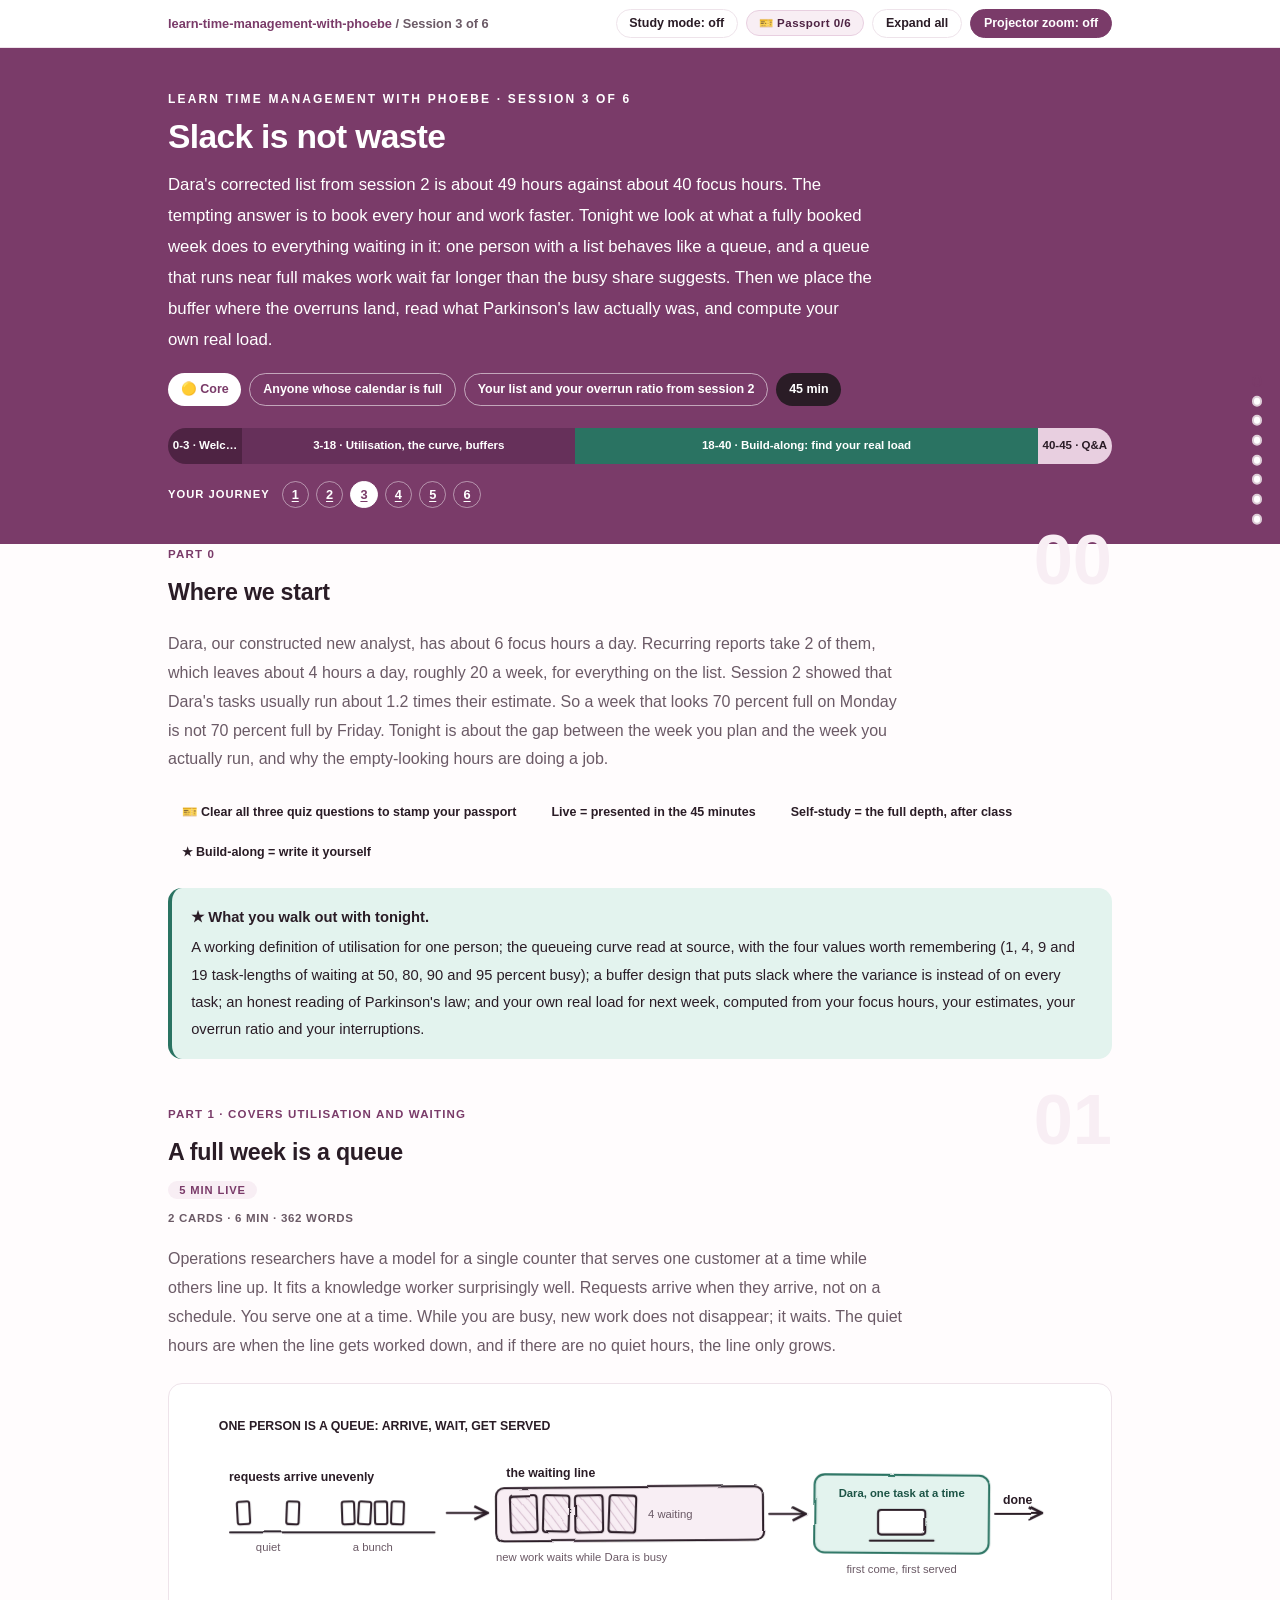
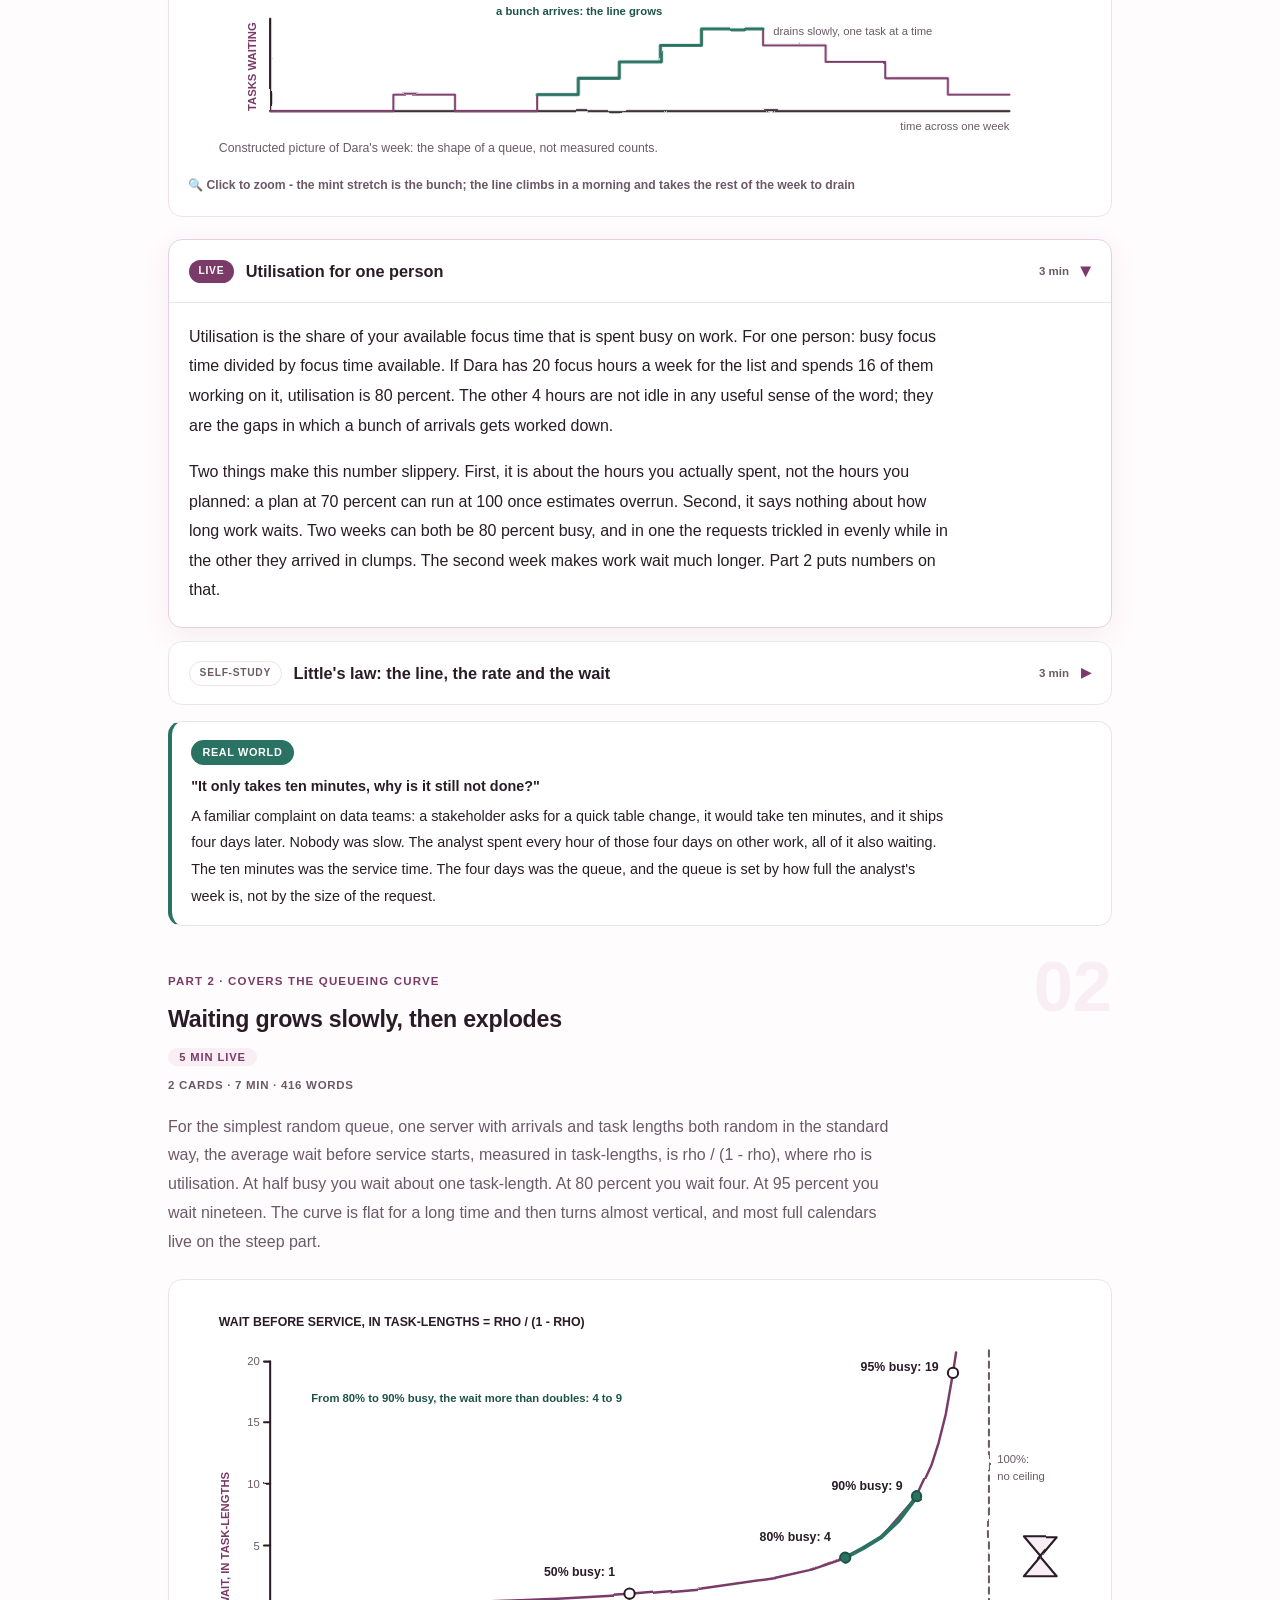
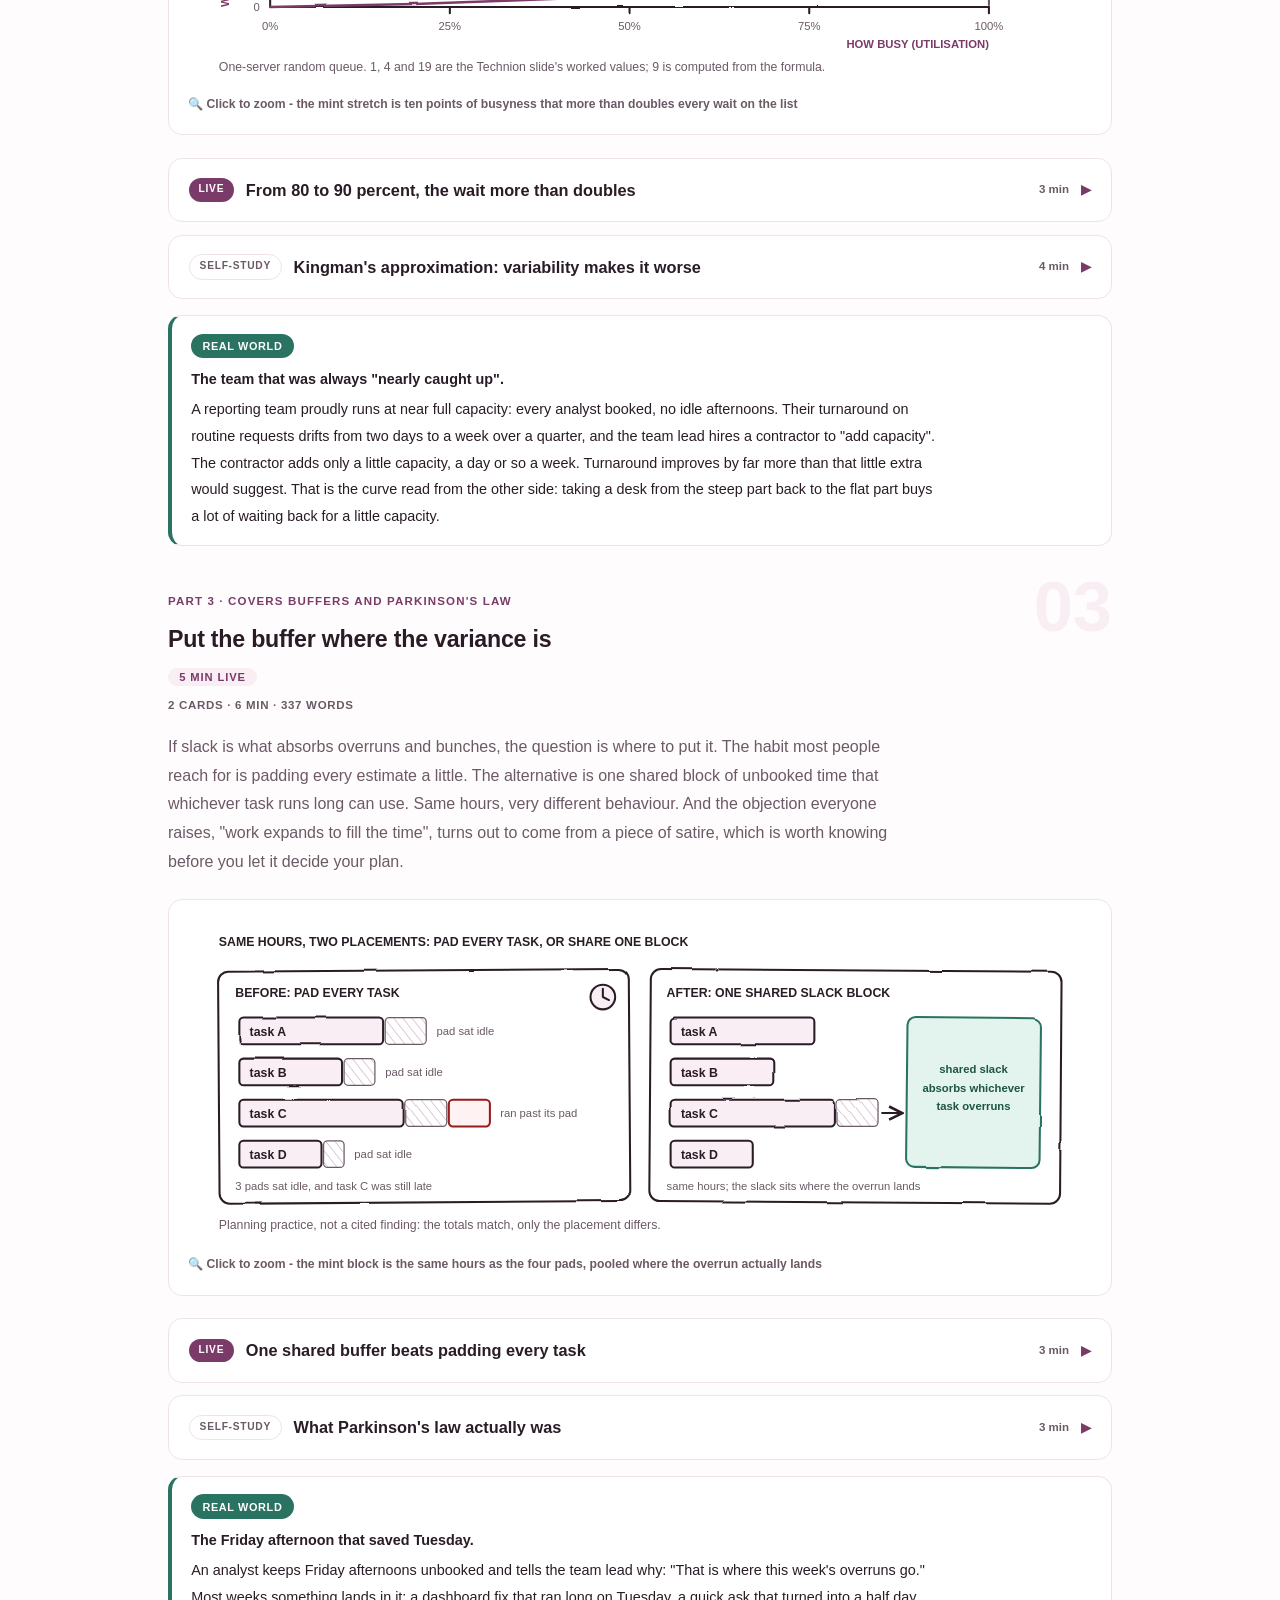
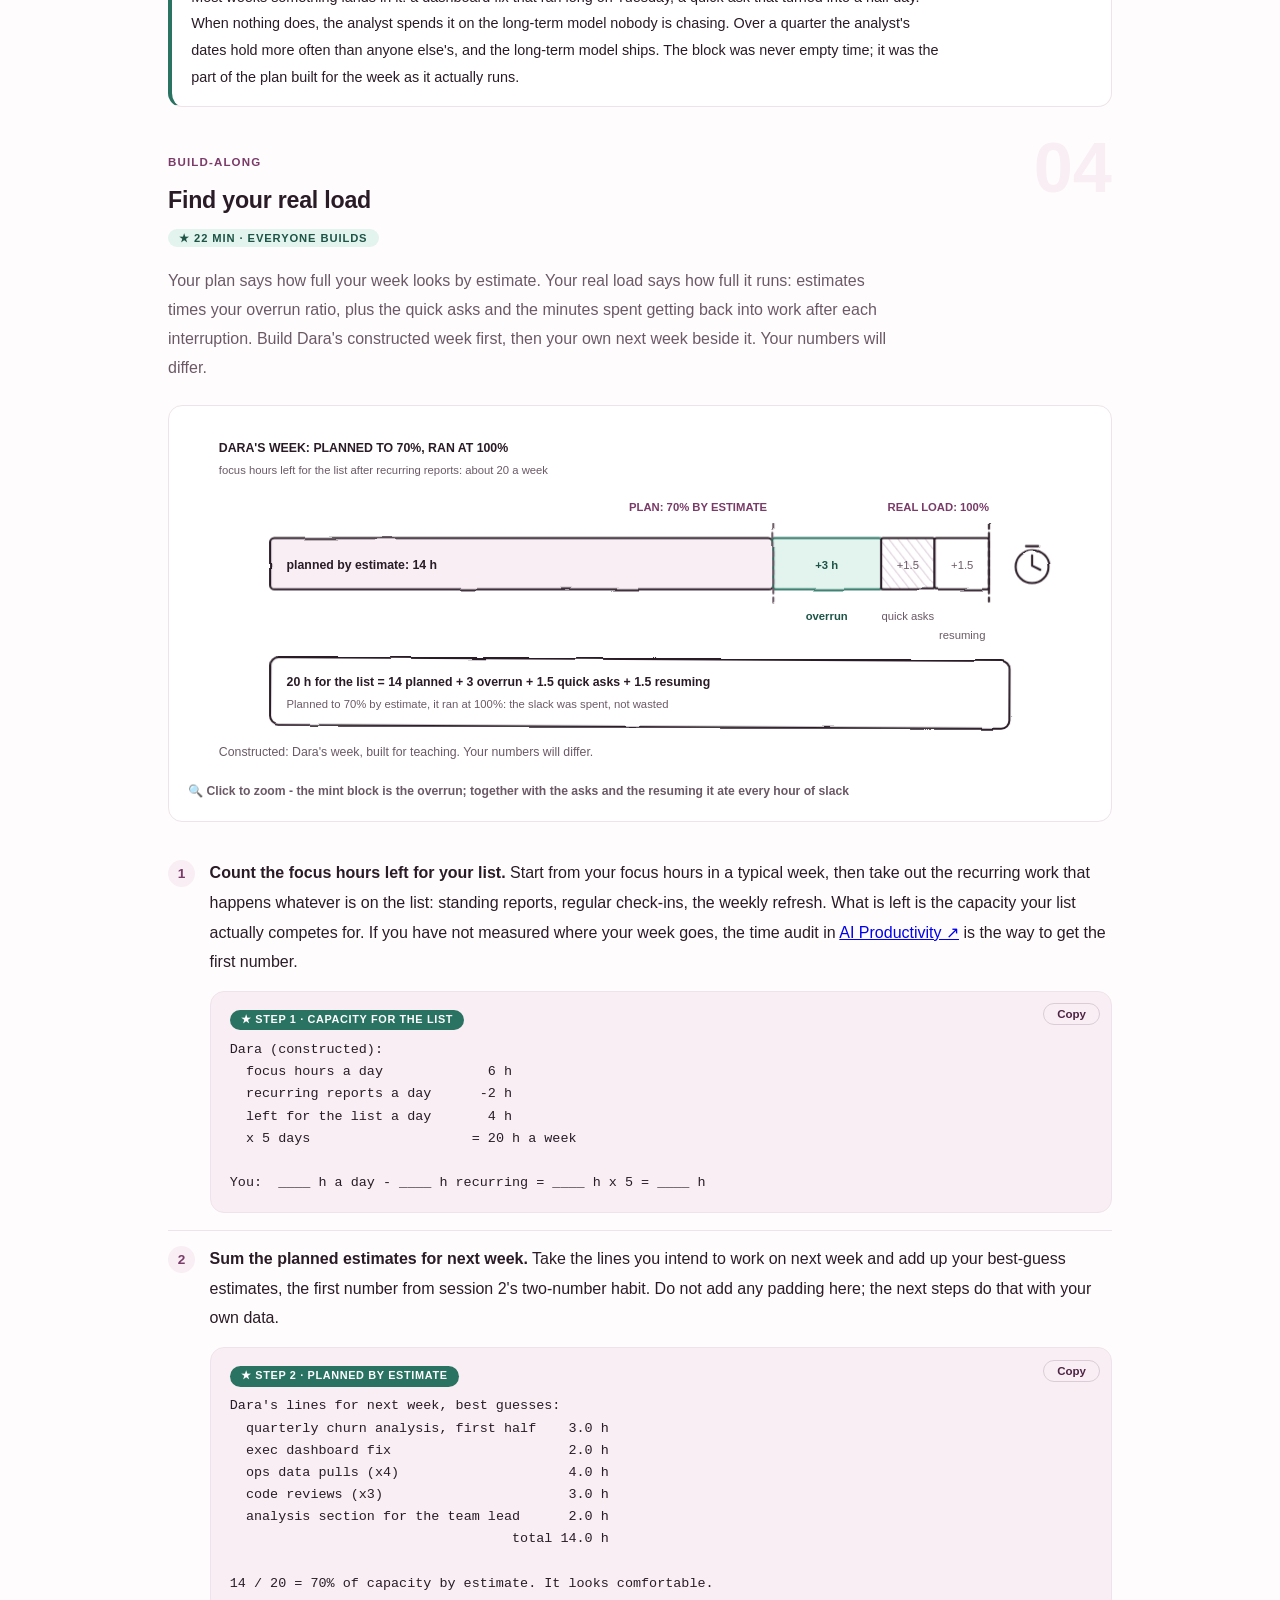
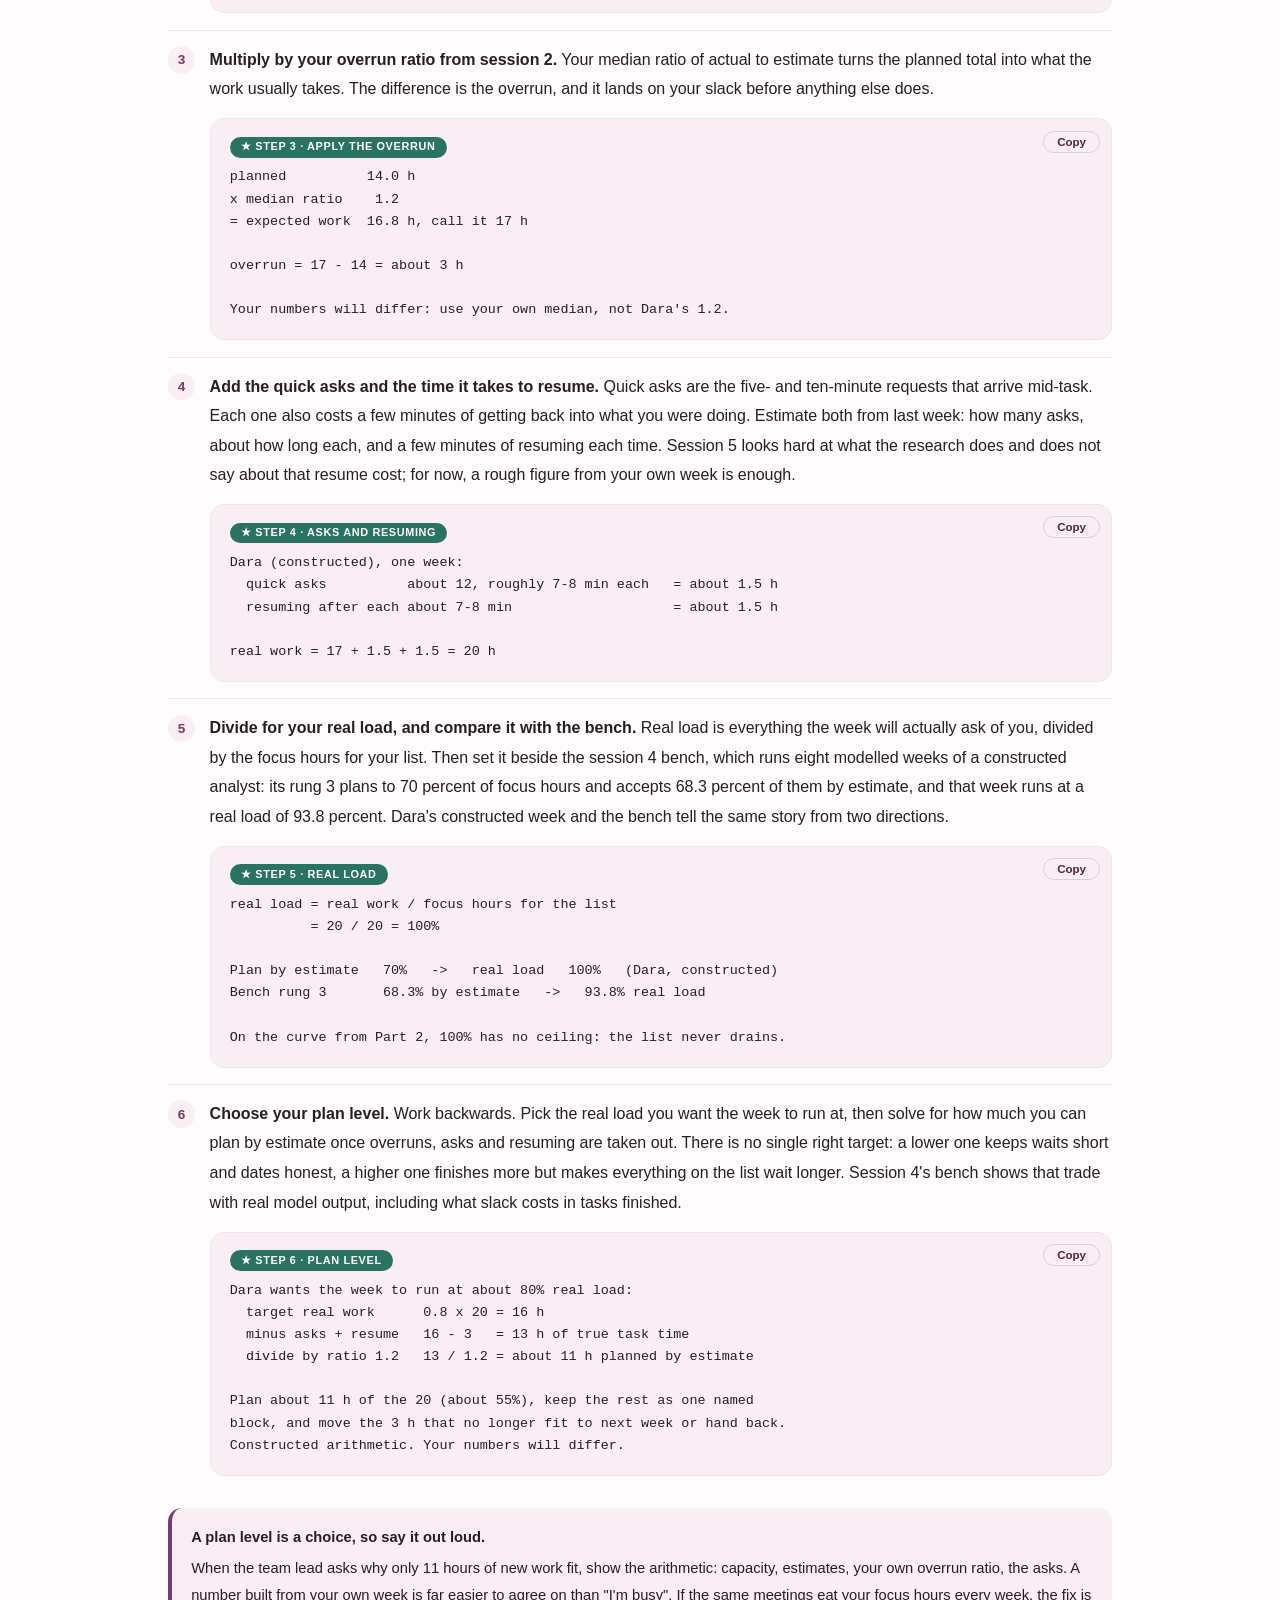
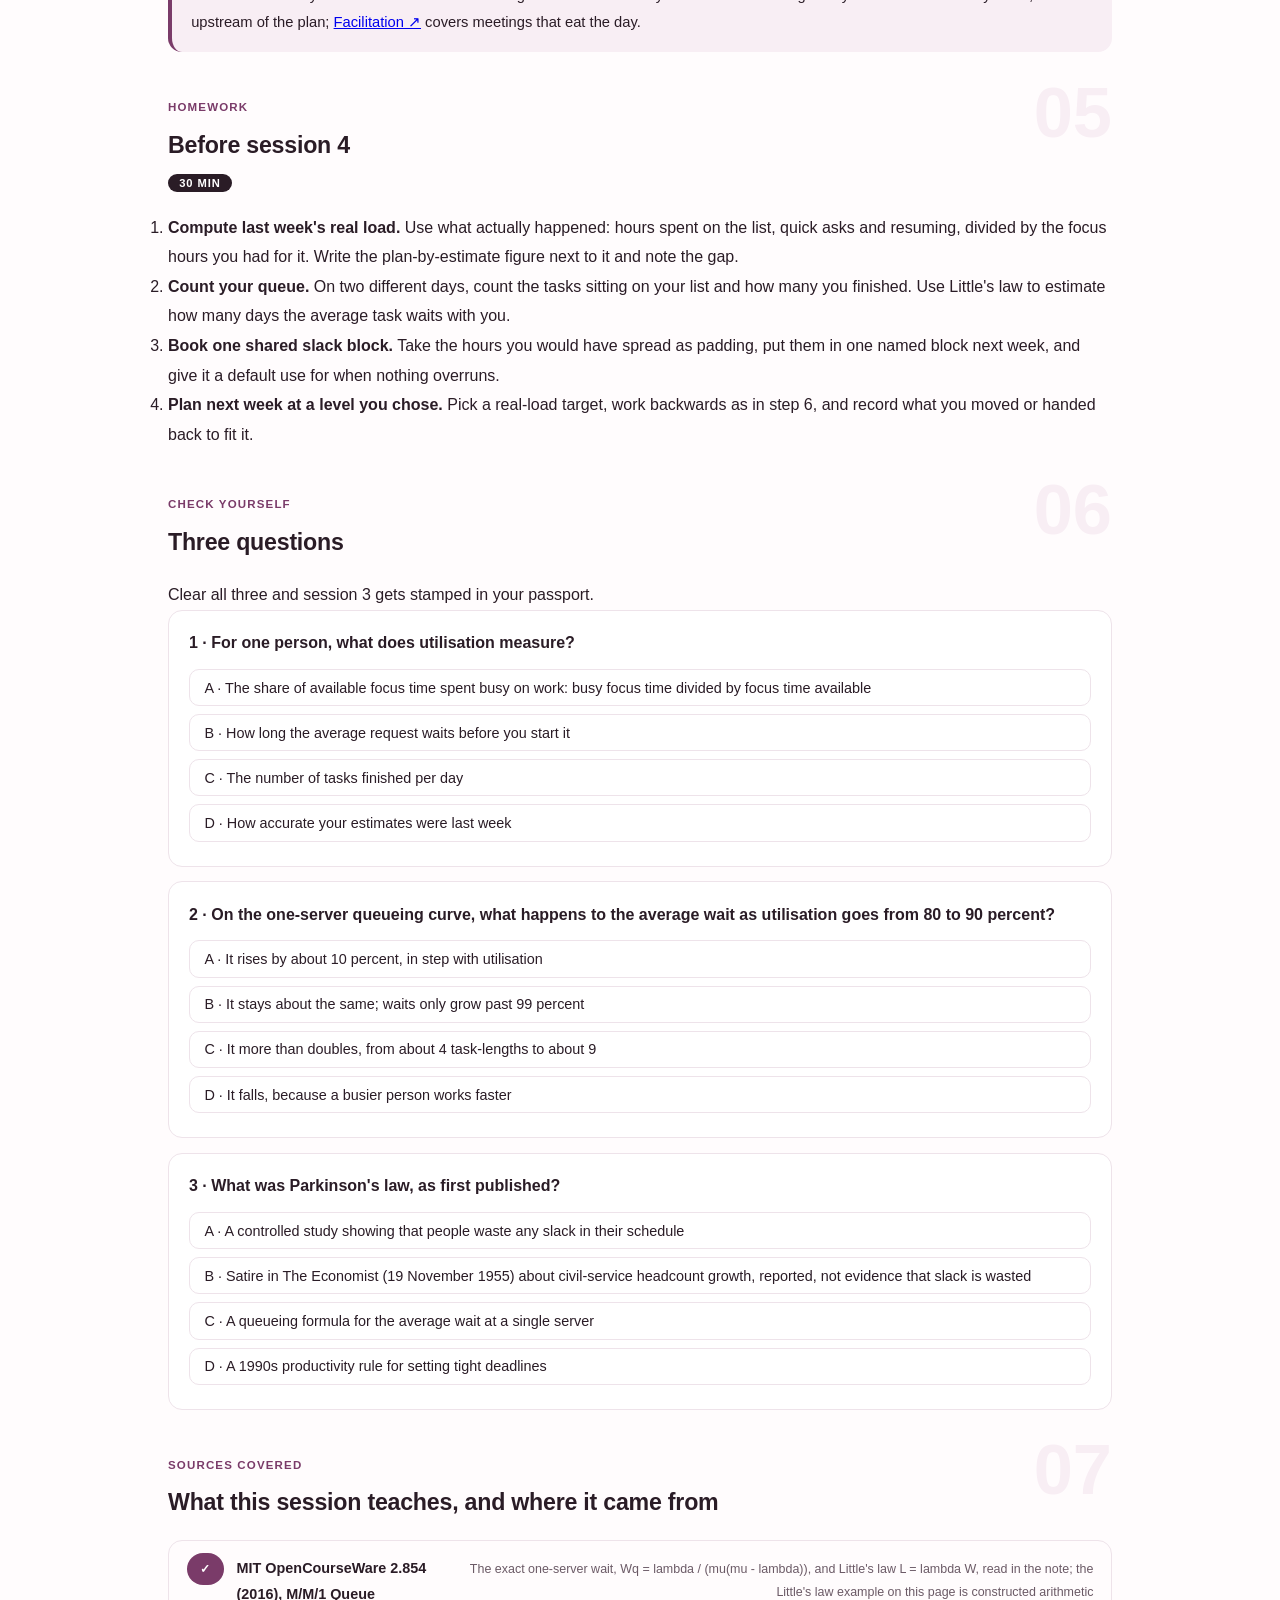
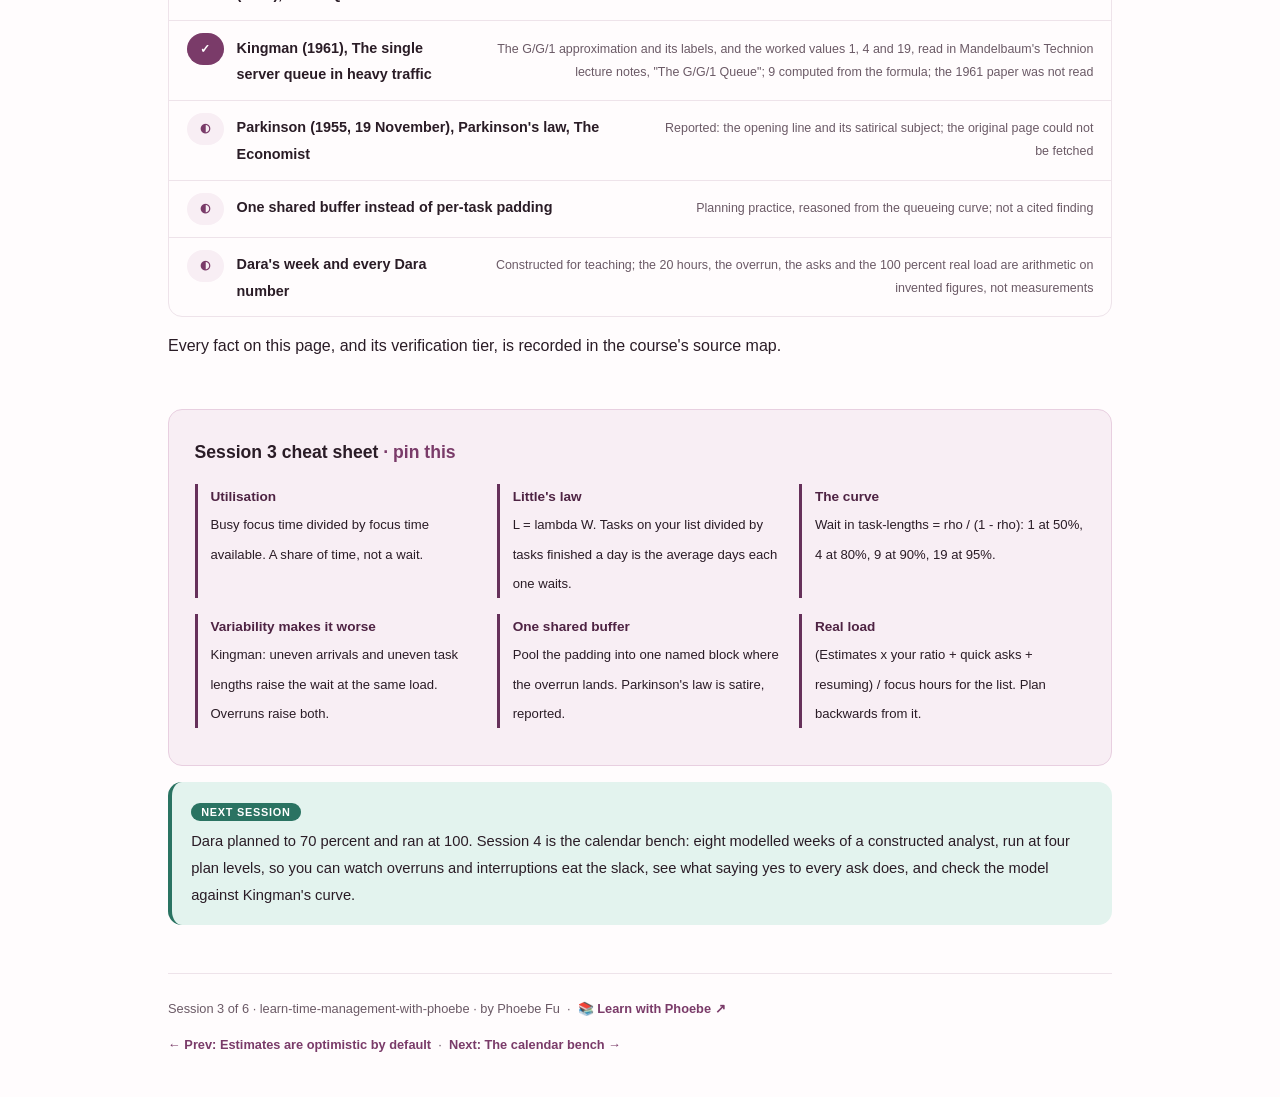
<file: courses/03-slack-is-not-waste.html>
<!DOCTYPE html>
<html lang="en">
<head>
<meta charset="UTF-8">
<meta name="viewport" content="width=device-width, initial-scale=1.0">
<!-- social:start -->
<meta name="description" content="Session 3 of 6. One person with a list is a queue. Why waiting grows slowly and then explodes as a week fills up, why an 80 percent week and a 90 percent week are not ten points apart, where to put a buffer, what Parkinson's law really was, and how to compute your own real load.">
<meta property="og:type" content="article">
<meta property="og:site_name" content="Learn with Phoebe">
<meta property="og:title" content="Slack is not waste - learn time management with phoebe">
<meta property="og:description" content="Session 3 of 6. Utilisation, the queueing curve, one shared buffer, and your real load computed from your own week.">
<meta property="og:url" content="https://phoebefu6.github.io/learn-time-management-with-phoebe/courses/03-slack-is-not-waste.html">
<meta property="og:image" content="https://phoebefu6.github.io/learn-time-management-with-phoebe/assets/og-cover.png">
<meta property="og:image:width" content="1200">
<meta property="og:image:height" content="630">
<meta name="twitter:card" content="summary_large_image">
<meta name="twitter:title" content="Slack is not waste - learn time management with phoebe">
<meta name="twitter:description" content="Session 3 of 6. From 80 to 90 percent busy, the wait more than doubles. Find your real load.">
<meta name="twitter:image" content="https://phoebefu6.github.io/learn-time-management-with-phoebe/assets/og-cover.png">
<!-- social:end -->
<title>Session 3 · Slack is not waste - learn time management with phoebe</title>
<link rel="stylesheet" href="../assets/style.css?v=19">
</head>
<body>

<div class="toolbar">
  <div class="wrap">
    <span class="crumb"><a href="../index.html">learn-time-management-with-phoebe</a> / Session 3 of 6</span>
    <button class="btn" id="toggle-all" type="button">Expand all</button>
    <button class="btn primary" id="zoom-toggle" type="button">Projector zoom: off</button>
  </div>
</div>

<header class="masthead">
  <div class="wrap">
    <div class="eyebrow">Learn Time Management with Phoebe · Session 3 of 6</div>
    <h1>Slack is not <span class="accent">waste</span></h1>
    <p class="sub">Dara's corrected list from session 2 is about 49 hours against about 40 focus hours. The tempting answer is to book every hour and work faster. Tonight we look at what a fully booked week does to everything waiting in it: one person with a list behaves like a queue, and a queue that runs near full makes work wait far longer than the busy share suggests. Then we place the buffer where the overruns land, read what Parkinson's law actually was, and compute your own real load.</p>
    <div class="chip-row">
      <span class="chip level">🟡 Core</span>
      <span class="chip audience">Anyone whose calendar is full</span>
      <span class="chip audience">Your list and your overrun ratio from session 2</span>
      <span class="chip time">45 min</span>
    </div>
    <div class="agenda">
      <span class="a1" style="flex:1">0-3 · Welcome</span>
      <span class="a2" style="flex:5">3-18 · Utilisation, the curve, buffers</span>
      <span class="a3" style="flex:7">18-40 · Build-along: find your real load</span>
      <span class="a4" style="flex:1">40-45 · Q&amp;A</span>
    </div>
  </div>
</header>

<main class="wrap">

  <section class="section" id="intro">
    <div class="section-kicker">
      <span class="klabel">Part 0</span>
      <h2>Where we start</h2>
    </div>
    <p class="lede">Dara, our constructed new analyst, has about 6 focus hours a day. Recurring reports take 2 of them, which leaves about 4 hours a day, roughly 20 a week, for everything on the list. Session 2 showed that Dara's tasks usually run about 1.2 times their estimate. So a week that looks 70 percent full on Monday is not 70 percent full by Friday. Tonight is about the gap between the week you plan and the week you actually run, and why the empty-looking hours are doing a job.</p>

    <div class="legend">
      <span class="pill">🎫 Clear all three quiz questions to stamp your passport</span>
      <span class="pill">Live = presented in the 45 minutes</span>
      <span class="pill">Self-study = the full depth, after class</span>
      <span class="pill">★ Build-along = write it yourself</span>
    </div>

    <div class="callout win">
      <p><strong>★ What you walk out with tonight.</strong> A working definition of utilisation for one person; the queueing curve read at source, with the four values worth remembering (1, 4, 9 and 19 task-lengths of waiting at 50, 80, 90 and 95 percent busy); a buffer design that puts slack where the variance is instead of on every task; an honest reading of Parkinson's law; and your own real load for next week, computed from your focus hours, your estimates, your overrun ratio and your interruptions.</p>
    </div>
  </section>

  <section class="section" id="part-1">
    <div class="section-kicker">
      <span class="klabel">Part 1 · covers utilisation and waiting</span>
      <h2>A full week is a queue</h2>
      <span class="tag concept">5 min live</span>
    </div>
    <p class="lede">Operations researchers have a model for a single counter that serves one customer at a time while others line up. It fits a knowledge worker surprisingly well. Requests arrive when they arrive, not on a schedule. You serve one at a time. While you are busy, new work does not disappear; it waits. The quiet hours are when the line gets worked down, and if there are no quiet hours, the line only grows.</p>

    <figure class="zoomable">
      <svg viewBox="0 0 880 352" xmlns="http://www.w3.org/2000/svg" role="img" aria-label="Requests arrive unevenly on a timeline: two in a quiet stretch, then four in a bunch. They enter a waiting line holding four tasks, then go to Dara, who serves one task at a time. Below, a step chart of tasks waiting across the week: near zero while arrivals are quiet, climbing to five when they bunch, then draining one task at a time.">
        <defs>
          <filter id="s3aSk" x="-3%" y="-3%" width="106%" height="106%"><feTurbulence type="fractalNoise" baseFrequency="0.02" numOctaves="2" seed="31" result="n"/><feDisplacementMap in="SourceGraphic" in2="n" scale="2.4" xChannelSelector="R" yChannelSelector="G"/></filter>
          <pattern id="s3aHc" patternUnits="userSpaceOnUse" width="7" height="7" patternTransform="rotate(-38)"><line x1="0" y1="0" x2="0" y2="7" stroke="#7A3B69" stroke-width="1" opacity=".5"/></pattern>
          <marker id="s3aAr" viewBox="0 0 10 10" refX="8" refY="5" markerWidth="8" markerHeight="8" orient="auto"><path d="M1 1 L9 5 L1 9" fill="none" stroke="#2A1C26" stroke-width="1.6"/></marker>
        </defs>
        <style>
          .s3aH { font: 800 12px Inter, sans-serif; fill: #2A1C26; }
          .s3aL { font: 600 12px Inter, sans-serif; fill: #2A1C26; }
          .s3aS { font: 400 11px Inter, sans-serif; fill: #6B5A66; }
          .s3aB { font: 800 11px Inter, sans-serif; fill: #1D5446; }
          .s3aA { font: 700 11px Inter, sans-serif; fill: #7A3B69; }
          .s3aN { font: 400 12px Inter, sans-serif; fill: #6B5A66; }
        </style>

        <text class="s3aH" x="30" y="26">ONE PERSON IS A QUEUE: ARRIVE, WAIT, GET SERVED</text>

        <g filter="url(#s3aSk)" fill="none" stroke="#2A1C26" stroke-width="2" stroke-linecap="round" stroke-linejoin="round">
          <path d="M40 126 L240 126"/>
          <rect x="48" y="96" width="12" height="22" rx="2" transform="rotate(-3 54 107)" fill="#FFFFFF"/>
          <rect x="96" y="96" width="12" height="22" rx="2" transform="rotate(2 102 107)" fill="#FFFFFF"/>
          <rect x="150" y="96" width="12" height="22" rx="2" transform="rotate(-2 156 107)" fill="#FFFFFF"/>
          <rect x="166" y="96" width="12" height="22" rx="2" transform="rotate(3 172 107)" fill="#FFFFFF"/>
          <rect x="182" y="96" width="12" height="22" rx="2" transform="rotate(-1 188 107)" fill="#FFFFFF"/>
          <rect x="198" y="96" width="12" height="22" rx="2" transform="rotate(2 204 107)" fill="#FFFFFF"/>
          <path d="M252 107 L290 107" marker-end="url(#s3aAr)"/>
          <rect x="300" y="82" width="260" height="52" rx="8" transform="rotate(-0.4 430 108)" fill="#F8EEF4"/>
          <rect x="314" y="90" width="26" height="36" rx="3" transform="rotate(-2 327 108)" fill="url(#s3aHc)"/>
          <rect x="346" y="90" width="26" height="36" rx="3" transform="rotate(1.5 359 108)" fill="url(#s3aHc)"/>
          <rect x="378" y="90" width="26" height="36" rx="3" transform="rotate(-1 391 108)" fill="url(#s3aHc)"/>
          <rect x="410" y="90" width="26" height="36" rx="3" transform="rotate(2 423 108)" fill="url(#s3aHc)"/>
          <path d="M566 108 L600 108" marker-end="url(#s3aAr)"/>
          <rect x="610" y="70" width="170" height="76" rx="10" transform="rotate(0.5 695 108)" fill="#E3F3EE" stroke="#2A7362"/>
          <rect x="672" y="104" width="46" height="24" rx="3" fill="#FFFFFF"/>
          <path d="M664 134 L726 134"/>
          <path d="M786 108 L830 108" marker-end="url(#s3aAr)"/>
          <path d="M80 210 L80 300 L800 300"/>
          <path d="M80 300 L200 300 L200 284 L260 284 L260 300 L340 300 L340 284 L380 284 L380 268 L420 268 L420 252 L460 252 L460 236 L500 236 L500 220 L560 220 L560 236 L620 236 L620 252 L680 252 L680 268 L740 268 L740 284 L800 284" stroke="#7A3B69"/>
          <path d="M340 284 L380 284 L380 268 L420 268 L420 252 L460 252 L460 236 L500 236 L500 220 L560 220" stroke="#2A7362" stroke-width="3"/>
        </g>

        <text class="s3aL" x="40" y="76">requests arrive unevenly</text>
        <text class="s3aS" x="78" y="144" text-anchor="middle">quiet</text>
        <text class="s3aS" x="180" y="144" text-anchor="middle">a bunch</text>
        <text class="s3aL" x="310" y="72">the waiting line</text>
        <text class="s3aS" x="448" y="112">4 waiting</text>
        <text class="s3aS" x="300" y="154">new work waits while Dara is busy</text>
        <text class="s3aB" x="695" y="92" text-anchor="middle">Dara, one task at a time</text>
        <text class="s3aS" x="695" y="166" text-anchor="middle">first come, first served</text>
        <text class="s3aL" x="808" y="98" text-anchor="middle">done</text>

        <text class="s3aA" x="66" y="300" transform="rotate(-90 66 300)">TASKS WAITING</text>
        <text class="s3aB" x="300" y="206">a bunch arrives: the line grows</text>
        <text class="s3aS" x="570" y="226">drains slowly, one task at a time</text>
        <text class="s3aS" x="800" y="318" text-anchor="end">time across one week</text>

        <text class="s3aN" x="30" y="340">Constructed picture of Dara's week: the shape of a queue, not measured counts.</text>
      </svg>
      <figcaption>🔍 Click to zoom - the mint stretch is the bunch; the line climbs in a morning and takes the rest of the week to drain</figcaption>
    </figure>

    <details class="card" open>
      <summary><span class="mode live">Live</span>Utilisation for one person<span class="mini">3 min</span><span class="caret">▶</span></summary>
      <div class="body">
        <p>Utilisation is the share of your available focus time that is spent busy on work. For one person: busy focus time divided by focus time available. If Dara has 20 focus hours a week for the list and spends 16 of them working on it, utilisation is 80 percent. The other 4 hours are not idle in any useful sense of the word; they are the gaps in which a bunch of arrivals gets worked down.</p>
        <p>Two things make this number slippery. First, it is about the hours you actually spent, not the hours you planned: a plan at 70 percent can run at 100 once estimates overrun. Second, it says nothing about how long work waits. Two weeks can both be 80 percent busy, and in one the requests trickled in evenly while in the other they arrived in clumps. The second week makes work wait much longer. Part 2 puts numbers on that.</p>
      </div>
    </details>

    <details class="card">
      <summary><span class="mode self">Self-study</span>Little's law: the line, the rate and the wait<span class="mini">3 min</span><span class="caret">▶</span></summary>
      <div class="body">
        <p>One relation ties the length of a queue to how long things wait in it. Little's law, read in the MIT OpenCourseWare 2.854 M/M/1 note, is L = lambda W: the average number of items in the system (L) equals the rate at which they arrive (lambda) times the average time each spends there (W). It holds on average over a long run, whatever the pattern of arrivals or task lengths, which is why it is so useful on a messy desk.</p>
        <p>Turn it round and it gives you a wait you can estimate from two counts you already have. Constructed arithmetic: if about 10 tasks sit on your list on a typical day, and you finish about 2.5 a day (in a steady week that is also the rate they arrive), the average task spends about 10 / 2.5 = 4 days on your list. Nobody needs to time anything. If the stakeholder's expectation is two days, the list is twice as long as it can be, whatever the estimates say. The same note gives the exact wait for the simplest random queue, Wq = lambda / (mu(mu - lambda)), where mu is the rate you can finish work; Part 2 turns that into a curve.</p>
      </div>
    </details>

    <div class="callout example">
      <span class="ex-pill">Real world</span>
      <p><strong>"It only takes ten minutes, why is it still not done?"</strong> A familiar complaint on data teams: a stakeholder asks for a quick table change, it would take ten minutes, and it ships four days later. Nobody was slow. The analyst spent every hour of those four days on other work, all of it also waiting. The ten minutes was the service time. The four days was the queue, and the queue is set by how full the analyst's week is, not by the size of the request.</p>
    </div>
  </section>

  <section class="section" id="part-2">
    <div class="section-kicker">
      <span class="klabel">Part 2 · covers the queueing curve</span>
      <h2>Waiting grows slowly, then explodes</h2>
      <span class="tag concept">5 min live</span>
    </div>
    <p class="lede">For the simplest random queue, one server with arrivals and task lengths both random in the standard way, the average wait before service starts, measured in task-lengths, is rho / (1 - rho), where rho is utilisation. At half busy you wait about one task-length. At 80 percent you wait four. At 95 percent you wait nineteen. The curve is flat for a long time and then turns almost vertical, and most full calendars live on the steep part.</p>

    <figure class="zoomable">
      <svg viewBox="0 0 880 374" xmlns="http://www.w3.org/2000/svg" role="img" aria-label="Curve of average wait in task-lengths against utilisation from 0 to 100 percent, following rho over one minus rho. Marked points: 50 percent busy gives a wait of 1 task-length, 80 percent gives 4, 90 percent gives 9, 95 percent gives 19. The stretch from 80 to 90 percent is drawn in mint: the wait more than doubles. A dashed line at 100 percent: no ceiling.">
        <defs>
          <filter id="s3bSk" x="-3%" y="-3%" width="106%" height="106%"><feTurbulence type="fractalNoise" baseFrequency="0.02" numOctaves="2" seed="43" result="n"/><feDisplacementMap in="SourceGraphic" in2="n" scale="2.4" xChannelSelector="R" yChannelSelector="G"/></filter>
        </defs>
        <style>
          .s3bH { font: 800 12px Inter, sans-serif; fill: #2A1C26; }
          .s3bL { font: 600 12px Inter, sans-serif; fill: #2A1C26; }
          .s3bS { font: 400 11px Inter, sans-serif; fill: #6B5A66; }
          .s3bB { font: 800 11px Inter, sans-serif; fill: #1D5446; }
          .s3bA { font: 700 11px Inter, sans-serif; fill: #7A3B69; }
          .s3bN { font: 400 12px Inter, sans-serif; fill: #6B5A66; }
        </style>

        <text class="s3bH" x="30" y="26">WAIT BEFORE SERVICE, IN TASK-LENGTHS = RHO / (1 - RHO)</text>

        <g filter="url(#s3bSk)" fill="none" stroke="#2A1C26" stroke-width="2" stroke-linecap="round" stroke-linejoin="round">
          <path d="M80 60 L80 300 L780 300"/>
          <path d="M74 60 L80 60 M74 120 L80 120 M74 180 L80 180 M74 240 L80 240"/>
          <path d="M255 300 L255 306 M430 300 L430 306 M605 300 L605 306 M780 300 L780 306"/>
          <path d="M80 300 L220 297 L360 292 L430 288 L500 282 L570 272 L605 264 L640 252 L675 232 L710 192 L724 162 L731 140 L738 112 L745 72 L748 52" stroke="#7A3B69" stroke-width="2.4"/>
          <path d="M640 252 L657 243 L675 232 L692 216 L710 192" stroke="#2A7362" stroke-width="4"/>
          <path d="M780 50 L780 300" stroke="#6B5A66" stroke-dasharray="6 5"/>
          <circle cx="430" cy="288" r="5" fill="#FFFFFF"/>
          <circle cx="640" cy="252" r="5" fill="#2A7362" stroke="#1D5446"/>
          <circle cx="710" cy="192" r="5" fill="#2A7362" stroke="#1D5446"/>
          <circle cx="745" cy="72" r="5" fill="#FFFFFF"/>
          <path d="M814 232 L846 232 L814 270 L846 270 Z" fill="#F8EEF4"/>
        </g>

        <text class="s3bS" x="70" y="304" text-anchor="end">0</text>
        <text class="s3bS" x="70" y="244" text-anchor="end">5</text>
        <text class="s3bS" x="70" y="184" text-anchor="end">10</text>
        <text class="s3bS" x="70" y="124" text-anchor="end">15</text>
        <text class="s3bS" x="70" y="64" text-anchor="end">20</text>
        <text class="s3bA" x="40" y="300" transform="rotate(-90 40 300)">WAIT, IN TASK-LENGTHS</text>

        <text class="s3bS" x="80" y="322" text-anchor="middle">0%</text>
        <text class="s3bS" x="255" y="322" text-anchor="middle">25%</text>
        <text class="s3bS" x="430" y="322" text-anchor="middle">50%</text>
        <text class="s3bS" x="605" y="322" text-anchor="middle">75%</text>
        <text class="s3bS" x="780" y="322" text-anchor="middle">100%</text>
        <text class="s3bA" x="780" y="340" text-anchor="end">HOW BUSY (UTILISATION)</text>

        <text class="s3bL" x="416" y="270" text-anchor="end">50% busy: 1</text>
        <text class="s3bL" x="626" y="236" text-anchor="end">80% busy: 4</text>
        <text class="s3bL" x="696" y="186" text-anchor="end">90% busy: 9</text>
        <text class="s3bL" x="731" y="70" text-anchor="end">95% busy: 19</text>
        <text class="s3bB" x="120" y="100">From 80% to 90% busy, the wait more than doubles: 4 to 9</text>
        <text class="s3bS" x="788" y="160">100%:</text>
        <text class="s3bS" x="788" y="176">no ceiling</text>

        <text class="s3bN" x="30" y="362">One-server random queue. 1, 4 and 19 are the Technion slide's worked values; 9 is computed from the formula.</text>
      </svg>
      <figcaption>🔍 Click to zoom - the mint stretch is ten points of busyness that more than doubles every wait on the list</figcaption>
    </figure>

    <details class="card">
      <summary><span class="mode live">Live</span>From 80 to 90 percent, the wait more than doubles<span class="mini">3 min</span><span class="caret">▶</span></summary>
      <div class="body">
        <p>Read the curve in pairs. From 50 to 80 percent busy, utilisation rises by 30 points and the wait goes from 1 task-length to 4. From 80 to 90 percent, it rises by only 10 points and the wait goes from 4 to 9, more than double. From 90 to 95, five more points take it from 9 to 19. Each step toward full costs more waiting than the last, and at 100 percent there is no ceiling at all: a desk that is always busy never catches up on a bunch.</p>
        <p>In hours: if Dara's typical task is about two hours, an 80 percent week means a new request waits about eight hours before Dara even starts it, roughly two working days of list time. Push the week to 90 percent and the same request waits about eighteen. Nothing about Dara's speed changed. The values 1, 4 and 19 are the worked values printed on Mandelbaum's Technion slide; 9 comes from the same formula, rho / (1 - rho) = 0.9 / 0.1. Use 9: the slide's own figure at 90 percent does not match its formula.</p>
      </div>
    </details>

    <details class="card">
      <summary><span class="mode self">Self-study</span>Kingman's approximation: variability makes it worse<span class="mini">4 min</span><span class="caret">▶</span></summary>
      <div class="body">
        <p>Real work is rarely the tidy random queue. Mandelbaum's Technion lecture notes, "The G/G/1 Queue", give the general approximation for one server with any arrival pattern and any spread of task lengths: average wait is about E(S) x rho / (1 - rho) x (C2(A) + C2(S)) / 2. E(S) is the average task length. C2(A) and C2(S) are the squared coefficients of variation of the gaps between arrivals and of the task lengths: how uneven each one is, relative to its average. The notes label the formula "Exact for M/G/1", an "Upper bound in general" and "Asymptotically exact as rho -> 1", and credit the heavy-traffic result to Kingman (1961). The 1961 paper itself was not read for this page; the formula is as printed in the notes.</p>
        <p>The variability term is the part that matters for a working week. With both C2 values at 1 it collapses to the curve above. Anything that makes task lengths more uneven raises C2(S), and overruns do exactly that: a list where most tasks land on estimate but one in five runs to 1.5 times or 2 times has a wider spread of true lengths than its estimates suggest. Wider spread, longer wait, at the same utilisation. Clumped arrivals do the same through C2(A). Session 4 checks the bench against Kingman: agreement within 0.4 hours up to 91.3 percent load.</p>
      </div>
    </details>

    <div class="callout example">
      <span class="ex-pill">Real world</span>
      <p><strong>The team that was always "nearly caught up".</strong> A reporting team proudly runs at near full capacity: every analyst booked, no idle afternoons. Their turnaround on routine requests drifts from two days to a week over a quarter, and the team lead hires a contractor to "add capacity". The contractor adds only a little capacity, a day or so a week. Turnaround improves by far more than that little extra would suggest. That is the curve read from the other side: taking a desk from the steep part back to the flat part buys a lot of waiting back for a little capacity.</p>
    </div>
  </section>

  <section class="section" id="part-3">
    <div class="section-kicker">
      <span class="klabel">Part 3 · covers buffers and Parkinson's law</span>
      <h2>Put the buffer where the variance is</h2>
      <span class="tag concept">5 min live</span>
    </div>
    <p class="lede">If slack is what absorbs overruns and bunches, the question is where to put it. The habit most people reach for is padding every estimate a little. The alternative is one shared block of unbooked time that whichever task runs long can use. Same hours, very different behaviour. And the objection everyone raises, "work expands to fill the time", turns out to come from a piece of satire, which is worth knowing before you let it decide your plan.</p>

    <figure class="zoomable">
      <svg viewBox="0 0 880 316" xmlns="http://www.w3.org/2000/svg" role="img" aria-label="Two panels. Before: four tasks, each with its own small pad; three pads sit idle and task C still runs past its pad. After: the same four tasks with no pads, and one shared mint slack block at the end; task C's overrun flows into the shared block. Same total hours.">
        <defs>
          <filter id="s3cSk" x="-3%" y="-3%" width="106%" height="106%"><feTurbulence type="fractalNoise" baseFrequency="0.02" numOctaves="2" seed="57" result="n"/><feDisplacementMap in="SourceGraphic" in2="n" scale="2.4" xChannelSelector="R" yChannelSelector="G"/></filter>
          <pattern id="s3cHc" patternUnits="userSpaceOnUse" width="7" height="7" patternTransform="rotate(-38)"><line x1="0" y1="0" x2="0" y2="7" stroke="#7A3B69" stroke-width="1" opacity=".5"/></pattern>
          <marker id="s3cAr" viewBox="0 0 10 10" refX="8" refY="5" markerWidth="8" markerHeight="8" orient="auto"><path d="M1 1 L9 5 L1 9" fill="none" stroke="#2A1C26" stroke-width="1.6"/></marker>
        </defs>
        <style>
          .s3cH { font: 800 12px Inter, sans-serif; fill: #2A1C26; }
          .s3cL { font: 600 12px Inter, sans-serif; fill: #2A1C26; }
          .s3cS { font: 400 11px Inter, sans-serif; fill: #6B5A66; }
          .s3cB { font: 800 11px Inter, sans-serif; fill: #1D5446; }
          .s3cN { font: 400 12px Inter, sans-serif; fill: #6B5A66; }
        </style>

        <text class="s3cH" x="30" y="26">SAME HOURS, TWO PLACEMENTS: PAD EVERY TASK, OR SHARE ONE BLOCK</text>

        <g filter="url(#s3cSk)" fill="none" stroke="#2A1C26" stroke-width="2" stroke-linecap="round" stroke-linejoin="round">
          <rect x="30" y="50" width="400" height="226" rx="10" transform="rotate(-0.4 230 163)" fill="#FFFFFF"/>
          <rect x="450" y="50" width="400" height="226" rx="10" transform="rotate(0.4 650 163)" fill="#FFFFFF"/>
          <circle cx="404" cy="76" r="12" fill="#F8EEF4"/>
          <path d="M404 76 L404 68 M404 76 L410 79"/>

          <rect x="50" y="96" width="140" height="26" rx="4" fill="#F8EEF4"/>
          <rect x="192" y="96" width="40" height="26" rx="4" fill="url(#s3cHc)" stroke="#6B5A66" stroke-width="1.2"/>
          <rect x="50" y="136" width="100" height="26" rx="4" fill="#F8EEF4"/>
          <rect x="152" y="136" width="30" height="26" rx="4" fill="url(#s3cHc)" stroke="#6B5A66" stroke-width="1.2"/>
          <rect x="50" y="176" width="160" height="26" rx="4" fill="#F8EEF4"/>
          <rect x="212" y="176" width="40" height="26" rx="4" fill="url(#s3cHc)" stroke="#6B5A66" stroke-width="1.2"/>
          <rect x="254" y="176" width="40" height="26" rx="4" fill="#FEF2F2" stroke="#991B1B"/>
          <rect x="50" y="216" width="80" height="26" rx="4" fill="#F8EEF4"/>
          <rect x="132" y="216" width="20" height="26" rx="4" fill="url(#s3cHc)" stroke="#6B5A66" stroke-width="1.2"/>

          <rect x="470" y="96" width="140" height="26" rx="4" fill="#F8EEF4"/>
          <rect x="470" y="136" width="100" height="26" rx="4" fill="#F8EEF4"/>
          <rect x="470" y="176" width="160" height="26" rx="4" fill="#F8EEF4"/>
          <rect x="632" y="176" width="40" height="26" rx="4" fill="url(#s3cHc)" stroke="#6B5A66" stroke-width="1.2"/>
          <rect x="470" y="216" width="80" height="26" rx="4" fill="#F8EEF4"/>
          <path d="M676 189 L694 189" marker-end="url(#s3cAr)"/>
          <rect x="700" y="96" width="130" height="146" rx="8" transform="rotate(0.6 765 169)" fill="#E3F3EE" stroke="#2A7362"/>
        </g>

        <text class="s3cH" x="46" y="76">BEFORE: PAD EVERY TASK</text>
        <text class="s3cL" x="60" y="114">task A</text>
        <text class="s3cS" x="242" y="113">pad sat idle</text>
        <text class="s3cL" x="60" y="154">task B</text>
        <text class="s3cS" x="192" y="153">pad sat idle</text>
        <text class="s3cL" x="60" y="194">task C</text>
        <text class="s3cS" x="304" y="193">ran past its pad</text>
        <text class="s3cL" x="60" y="234">task D</text>
        <text class="s3cS" x="162" y="233">pad sat idle</text>
        <text class="s3cS" x="46" y="264">3 pads sat idle, and task C was still late</text>

        <text class="s3cH" x="466" y="76">AFTER: ONE SHARED SLACK BLOCK</text>
        <text class="s3cL" x="480" y="114">task A</text>
        <text class="s3cL" x="480" y="154">task B</text>
        <text class="s3cL" x="480" y="194">task C</text>
        <text class="s3cL" x="480" y="234">task D</text>
        <text class="s3cB" x="765" y="150" text-anchor="middle">shared slack</text>
        <text class="s3cB" x="765" y="168" text-anchor="middle">absorbs whichever</text>
        <text class="s3cB" x="765" y="186" text-anchor="middle">task overruns</text>
        <text class="s3cS" x="466" y="264">same hours; the slack sits where the overrun lands</text>

        <text class="s3cN" x="30" y="302">Planning practice, not a cited finding: the totals match, only the placement differs.</text>
      </svg>
      <figcaption>🔍 Click to zoom - the mint block is the same hours as the four pads, pooled where the overrun actually lands</figcaption>
    </figure>

    <details class="card">
      <summary><span class="mode live">Live</span>One shared buffer beats padding every task<span class="mini">3 min</span><span class="caret">▶</span></summary>
      <div class="body">
        <p>Padding each task spreads your slack evenly across the list, but overruns are not even. Session 2's ratios showed most of Dara's tasks landing near estimate and a few running long. Per-task padding gives every task a small cushion, most of which goes unused, and still leaves the one task that runs badly without enough. Pool the same hours into one unbooked block, late in the week or late in the day, and it can absorb whichever task overruns, however far.</p>
        <p>This is planning practice, not a finding from a study read for this page; treat it as a design to test on your own week. The reasoning is the queueing one from Part 2: a shared block keeps your booked hours on the flat part of the curve while leaving room for the spread. Two habits make it work. Name the block on your calendar so it does not get given away, and when it goes unused, spend it on the important-not-urgent item, Dara's quarterly churn analysis, rather than on new asks.</p>
      </div>
    </details>

    <details class="card">
      <summary><span class="mode self">Self-study</span>What Parkinson's law actually was<span class="mini">3 min</span><span class="caret">▶</span></summary>
      <div class="body">
        <p>"Work expands so as to fill the time available for its completion." The line opens C. Northcote Parkinson's essay in The Economist of 19 November 1955, as reported; the original page could not be fetched for this page. The essay was satire about civil-service headcount: officials multiply subordinates and create work for one another, regardless of how much real work there is. It was not a study of individual people, their schedules or their slack.</p>
        <p>So here is the disagreement to hold. Many people quote the line as proof that unbooked time gets wasted, and the experience behind that is real: an open afternoon can drift. The queueing evidence in Part 2 says the opposite about a full week: without slack, every wait grows, and fast. Neither cancels the other. The line is a sharp joke about organisations, not evidence about you, and the honest response to drift is a named slack block with a default use, not a calendar booked to every hour.</p>
      </div>
    </details>

    <div class="callout example">
      <span class="ex-pill">Real world</span>
      <p><strong>The Friday afternoon that saved Tuesday.</strong> An analyst keeps Friday afternoons unbooked and tells the team lead why: "That is where this week's overruns go." Most weeks something lands in it: a dashboard fix that ran long on Tuesday, a quick ask that turned into a half day. When nothing does, the analyst spends it on the long-term model nobody is chasing. Over a quarter the analyst's dates hold more often than anyone else's, and the long-term model ships. The block was never empty time; it was the part of the plan built for the week as it actually runs.</p>
    </div>
  </section>

  <section class="section" id="demo-1">
    <div class="section-kicker">
      <span class="klabel">Build-along</span>
      <h2>Find your real load</h2>
      <span class="tag demo">★ 22 min · everyone builds</span>
    </div>
    <p class="lede">Your plan says how full your week looks by estimate. Your real load says how full it runs: estimates times your overrun ratio, plus the quick asks and the minutes spent getting back into work after each interruption. Build Dara's constructed week first, then your own next week beside it. Your numbers will differ.</p>

    <figure class="zoomable">
      <svg viewBox="0 0 880 336" xmlns="http://www.w3.org/2000/svg" role="img" aria-label="One stacked bar for Dara's constructed week against 20 focus hours for the list. Planned by estimate 14 hours, 70 percent. Plus 3 hours of overrun in mint, 1.5 hours of quick asks, 1.5 hours resuming after interruptions. Total 20 hours, a real load of 100 percent.">
        <defs>
          <filter id="s3dSk" x="-3%" y="-3%" width="106%" height="106%"><feTurbulence type="fractalNoise" baseFrequency="0.02" numOctaves="2" seed="68" result="n"/><feDisplacementMap in="SourceGraphic" in2="n" scale="2.4" xChannelSelector="R" yChannelSelector="G"/></filter>
          <pattern id="s3dHc" patternUnits="userSpaceOnUse" width="7" height="7" patternTransform="rotate(-38)"><line x1="0" y1="0" x2="0" y2="7" stroke="#7A3B69" stroke-width="1" opacity=".5"/></pattern>
        </defs>
        <style>
          .s3dH { font: 800 12px Inter, sans-serif; fill: #2A1C26; }
          .s3dL { font: 600 12px Inter, sans-serif; fill: #2A1C26; }
          .s3dS { font: 400 11px Inter, sans-serif; fill: #6B5A66; }
          .s3dB { font: 800 11px Inter, sans-serif; fill: #1D5446; }
          .s3dA { font: 700 11px Inter, sans-serif; fill: #7A3B69; }
          .s3dN { font: 400 12px Inter, sans-serif; fill: #6B5A66; }
        </style>

        <text class="s3dH" x="30" y="26">DARA'S WEEK: PLANNED TO 70%, RAN AT 100%</text>
        <text class="s3dS" x="30" y="48">focus hours left for the list after recurring reports: about 20 a week</text>

        <g filter="url(#s3dSk)" fill="none" stroke="#2A1C26" stroke-width="2" stroke-linecap="round" stroke-linejoin="round">
          <rect x="80" y="110" width="490" height="50" rx="4" fill="#F8EEF4"/>
          <rect x="570" y="110" width="105" height="50" rx="2" fill="#E3F3EE" stroke="#2A7362"/>
          <rect x="675" y="110" width="52" height="50" rx="2" fill="url(#s3dHc)"/>
          <rect x="727" y="110" width="53" height="50" rx="2" fill="#FFFFFF"/>
          <path d="M570 96 L570 172" stroke="#6B5A66" stroke-dasharray="5 4"/>
          <path d="M780 96 L780 172" stroke-dasharray="5 4"/>
          <circle cx="822" cy="138" r="16" fill="#FFFFFF"/>
          <path d="M822 138 L822 128 M822 138 L830 142 M816 118 L828 118"/>
          <rect x="80" y="228" width="720" height="66" rx="8" transform="rotate(0.3 440 261)" fill="#FFFFFF"/>
        </g>

        <text class="s3dA" x="564" y="84" text-anchor="end">PLAN: 70% BY ESTIMATE</text>
        <text class="s3dA" x="780" y="84" text-anchor="end">REAL LOAD: 100%</text>
        <text class="s3dL" x="96" y="140">planned by estimate: 14 h</text>
        <text class="s3dB" x="622" y="140" text-anchor="middle">+3 h</text>
        <text class="s3dS" x="701" y="140" text-anchor="middle">+1.5</text>
        <text class="s3dS" x="754" y="140" text-anchor="middle">+1.5</text>
        <text class="s3dB" x="622" y="190" text-anchor="middle">overrun</text>
        <text class="s3dS" x="701" y="190" text-anchor="middle">quick asks</text>
        <text class="s3dS" x="754" y="208" text-anchor="middle">resuming</text>

        <text class="s3dL" x="96" y="254">20 h for the list = 14 planned + 3 overrun + 1.5 quick asks + 1.5 resuming</text>
        <text class="s3dS" x="96" y="276">Planned to 70% by estimate, it ran at 100%: the slack was spent, not wasted</text>

        <text class="s3dN" x="30" y="322">Constructed: Dara's week, built for teaching. Your numbers will differ.</text>
      </svg>
      <figcaption>🔍 Click to zoom - the mint block is the overrun; together with the asks and the resuming it ate every hour of slack</figcaption>
    </figure>

    <div class="steps">
      <div class="step">
        <p><strong>Count the focus hours left for your list.</strong> Start from your focus hours in a typical week, then take out the recurring work that happens whatever is on the list: standing reports, regular check-ins, the weekly refresh. What is left is the capacity your list actually competes for. If you have not measured where your week goes, the time audit in <a href="https://phoebefu6.github.io/learn-ai-productivity-with-phoebe/">AI Productivity ↗</a> is the way to get the first number.</p>
        <div class="prompt-box good"><span class="label">★ Step 1 · capacity for the list</span>Dara (constructed):
  focus hours a day             6 h
  recurring reports a day      -2 h
  left for the list a day       4 h
  x 5 days                    = 20 h a week

You:  ____ h a day - ____ h recurring = ____ h x 5 = ____ h</div>
      </div>
      <div class="step">
        <p><strong>Sum the planned estimates for next week.</strong> Take the lines you intend to work on next week and add up your best-guess estimates, the first number from session 2's two-number habit. Do not add any padding here; the next steps do that with your own data.</p>
        <div class="prompt-box good"><span class="label">★ Step 2 · planned by estimate</span>Dara's lines for next week, best guesses:
  quarterly churn analysis, first half    3.0 h
  exec dashboard fix                      2.0 h
  ops data pulls (x4)                     4.0 h
  code reviews (x3)                       3.0 h
  analysis section for the team lead      2.0 h
                                   total 14.0 h

14 / 20 = 70% of capacity by estimate. It looks comfortable.</div>
      </div>
      <div class="step">
        <p><strong>Multiply by your overrun ratio from session 2.</strong> Your median ratio of actual to estimate turns the planned total into what the work usually takes. The difference is the overrun, and it lands on your slack before anything else does.</p>
        <div class="prompt-box good"><span class="label">★ Step 3 · apply the overrun</span>planned          14.0 h
x median ratio    1.2
= expected work  16.8 h, call it 17 h

overrun = 17 - 14 = about 3 h

Your numbers will differ: use your own median, not Dara's 1.2.</div>
      </div>
      <div class="step">
        <p><strong>Add the quick asks and the time it takes to resume.</strong> Quick asks are the five- and ten-minute requests that arrive mid-task. Each one also costs a few minutes of getting back into what you were doing. Estimate both from last week: how many asks, about how long each, and a few minutes of resuming each time. Session 5 looks hard at what the research does and does not say about that resume cost; for now, a rough figure from your own week is enough.</p>
        <div class="prompt-box good"><span class="label">★ Step 4 · asks and resuming</span>Dara (constructed), one week:
  quick asks          about 12, roughly 7-8 min each   = about 1.5 h
  resuming after each about 7-8 min                    = about 1.5 h

real work = 17 + 1.5 + 1.5 = 20 h</div>
      </div>
      <div class="step">
        <p><strong>Divide for your real load, and compare it with the bench.</strong> Real load is everything the week will actually ask of you, divided by the focus hours for your list. Then set it beside the session 4 bench, which runs eight modelled weeks of a constructed analyst: its rung 3 plans to 70 percent of focus hours and accepts 68.3 percent of them by estimate, and that week runs at a real load of 93.8 percent. Dara's constructed week and the bench tell the same story from two directions.</p>
        <div class="prompt-box good"><span class="label">★ Step 5 · real load</span>real load = real work / focus hours for the list
          = 20 / 20 = 100%

Plan by estimate   70%   -&gt;   real load   100%   (Dara, constructed)
Bench rung 3       68.3% by estimate   -&gt;   93.8% real load

On the curve from Part 2, 100% has no ceiling: the list never drains.</div>
      </div>
      <div class="step">
        <p><strong>Choose your plan level.</strong> Work backwards. Pick the real load you want the week to run at, then solve for how much you can plan by estimate once overruns, asks and resuming are taken out. There is no single right target: a lower one keeps waits short and dates honest, a higher one finishes more but makes everything on the list wait longer. Session 4's bench shows that trade with real model output, including what slack costs in tasks finished.</p>
        <div class="prompt-box good"><span class="label">★ Step 6 · plan level</span>Dara wants the week to run at about 80% real load:
  target real work      0.8 x 20 = 16 h
  minus asks + resume   16 - 3   = 13 h of true task time
  divide by ratio 1.2   13 / 1.2 = about 11 h planned by estimate

Plan about 11 h of the 20 (about 55%), keep the rest as one named
block, and move the 3 h that no longer fit to next week or hand back.
Constructed arithmetic. Your numbers will differ.</div>
      </div>
    </div>

    <div class="callout tip">
      <p><strong>A plan level is a choice, so say it out loud.</strong> When the team lead asks why only 11 hours of new work fit, show the arithmetic: capacity, estimates, your own overrun ratio, the asks. A number built from your own week is far easier to agree on than "I'm busy". If the same meetings eat your focus hours every week, the fix is upstream of the plan; <a href="https://phoebefu6.github.io/learn-facilitation-with-phoebe/">Facilitation ↗</a> covers meetings that eat the day.</p>
    </div>
  </section>

  <section class="section" id="exercise">
    <div class="section-kicker">
      <span class="klabel">Homework</span>
      <h2>Before session 4</h2>
      <span class="tag exercise">30 min</span>
    </div>
    <ol>
      <li><strong>Compute last week's real load.</strong> Use what actually happened: hours spent on the list, quick asks and resuming, divided by the focus hours you had for it. Write the plan-by-estimate figure next to it and note the gap.</li>
      <li><strong>Count your queue.</strong> On two different days, count the tasks sitting on your list and how many you finished. Use Little's law to estimate how many days the average task waits with you.</li>
      <li><strong>Book one shared slack block.</strong> Take the hours you would have spread as padding, put them in one named block next week, and give it a default use for when nothing overruns.</li>
      <li><strong>Plan next week at a level you chose.</strong> Pick a real-load target, work backwards as in step 6, and record what you moved or handed back to fit it.</li>
    </ol>
  </section>

  <section class="section" id="quiz">
    <div class="section-kicker">
      <span class="klabel">Check yourself</span>
      <h2>Three questions</h2>
    </div>
    <p>Clear all three and session 3 gets stamped in your passport.</p>

    <div class="quiz-q" data-answer="0">
      <p class="qtext">1 · For one person, what does utilisation measure?</p>
      <button class="qopt" type="button">A · The share of available focus time spent busy on work: busy focus time divided by focus time available</button>
      <button class="qopt" type="button">B · How long the average request waits before you start it</button>
      <button class="qopt" type="button">C · The number of tasks finished per day</button>
      <button class="qopt" type="button">D · How accurate your estimates were last week</button>
      <p class="qwhy">Utilisation is a share of time, not a wait or a count. That is exactly why it can mislead: two weeks at the same utilisation can make work wait very different lengths of time, depending on how unevenly the work arrives and how much its lengths vary.</p>
    </div>

    <div class="quiz-q" data-answer="2">
      <p class="qtext">2 · On the one-server queueing curve, what happens to the average wait as utilisation goes from 80 to 90 percent?</p>
      <button class="qopt" type="button">A · It rises by about 10 percent, in step with utilisation</button>
      <button class="qopt" type="button">B · It stays about the same; waits only grow past 99 percent</button>
      <button class="qopt" type="button">C · It more than doubles, from about 4 task-lengths to about 9</button>
      <button class="qopt" type="button">D · It falls, because a busier person works faster</button>
      <p class="qwhy">The wait in task-lengths is rho / (1 - rho): 0.8 / 0.2 = 4 and 0.9 / 0.1 = 9. Ten points of busyness more than double the wait, and the curve keeps steepening toward 100 percent.</p>
    </div>

    <div class="quiz-q" data-answer="1">
      <p class="qtext">3 · What was Parkinson's law, as first published?</p>
      <button class="qopt" type="button">A · A controlled study showing that people waste any slack in their schedule</button>
      <button class="qopt" type="button">B · Satire in The Economist (19 November 1955) about civil-service headcount growth, reported, not evidence that slack is wasted</button>
      <button class="qopt" type="button">C · A queueing formula for the average wait at a single server</button>
      <button class="qopt" type="button">D · A 1990s productivity rule for setting tight deadlines</button>
      <p class="qwhy">The line "Work expands so as to fill the time available for its completion" opens a satirical essay about bureaucracy, as reported. It is a sharp joke about organisations, not a measurement of individual slack.</p>
    </div>

    <p class="quiz-score"></p>
  </section>

  <section class="section" id="official">
    <div class="section-kicker">
      <span class="klabel">Sources covered</span>
      <h2>What this session teaches, and where it came from</h2>
    </div>
    <div class="covered">
      <div class="covered-row"><span class="status pill solid">✓</span><span class="name">MIT OpenCourseWare 2.854 (2016), M/M/1 Queue</span><span class="note">The exact one-server wait, Wq = lambda / (mu(mu - lambda)), and Little's law L = lambda W, read in the note; the Little's law example on this page is constructed arithmetic</span></div>
      <div class="covered-row"><span class="status pill solid">✓</span><span class="name">Kingman (1961), The single server queue in heavy traffic</span><span class="note">The G/G/1 approximation and its labels, and the worked values 1, 4 and 19, read in Mandelbaum's Technion lecture notes, "The G/G/1 Queue"; 9 computed from the formula; the 1961 paper was not read</span></div>
      <div class="covered-row"><span class="status pill light">◐</span><span class="name">Parkinson (1955, 19 November), Parkinson's law, The Economist</span><span class="note">Reported: the opening line and its satirical subject; the original page could not be fetched</span></div>
      <div class="covered-row"><span class="status pill light">◐</span><span class="name">One shared buffer instead of per-task padding</span><span class="note">Planning practice, reasoned from the queueing curve; not a cited finding</span></div>
      <div class="covered-row"><span class="status pill light">◐</span><span class="name">Dara's week and every Dara number</span><span class="note">Constructed for teaching; the 20 hours, the overrun, the asks and the 100 percent real load are arithmetic on invented figures, not measurements</span></div>
    </div>
    <p class="mono" style="margin-top:14px">Every fact on this page, and its verification tier, is recorded in the course's source map.</p>
  </section>

  <section class="cheat" id="cheatsheet">
    <h3>Session 3 cheat sheet <span>· pin this</span></h3>
    <div class="grid-2">
      <div class="cheat-item"><b>Utilisation</b><span>Busy focus time divided by focus time available. A share of time, not a wait.</span></div>
      <div class="cheat-item"><b>Little's law</b><span>L = lambda W. Tasks on your list divided by tasks finished a day is the average days each one waits.</span></div>
      <div class="cheat-item"><b>The curve</b><span>Wait in task-lengths = rho / (1 - rho): 1 at 50%, 4 at 80%, 9 at 90%, 19 at 95%.</span></div>
      <div class="cheat-item"><b>Variability makes it worse</b><span>Kingman: uneven arrivals and uneven task lengths raise the wait at the same load. Overruns raise both.</span></div>
      <div class="cheat-item"><b>One shared buffer</b><span>Pool the padding into one named block where the overrun lands. Parkinson's law is satire, reported.</span></div>
      <div class="cheat-item"><b>Real load</b><span>(Estimates x your ratio + quick asks + resuming) / focus hours for the list. Plan backwards from it.</span></div>
    </div>
  </section>

  <div class="callout next">
    <span class="nx-pill">Next session</span>
    <p>Dara planned to 70 percent and ran at 100. Session 4 is the calendar bench: eight modelled weeks of a constructed analyst, run at four plan levels, so you can watch overruns and interruptions eat the slack, see what saying yes to every ask does, and check the model against Kingman's curve.</p>
  </div>

  <footer class="pagefoot">
    <span>Session 3 of 6 · learn-time-management-with-phoebe · by Phoebe Fu &nbsp;·&nbsp; 📚 <a href="https://phoebefu6.github.io/learn-with-phoebe/">Learn with Phoebe ↗</a></span>
    <span><a href="02-estimates-are-optimistic.html">← Prev: Estimates are optimistic by default</a> &nbsp;·&nbsp; <a href="04-the-calendar-bench.html">Next: The calendar bench →</a></span>
  </footer>

</main>

<script src="../assets/app.js?v=17"></script>
</body>
</html>
</file>
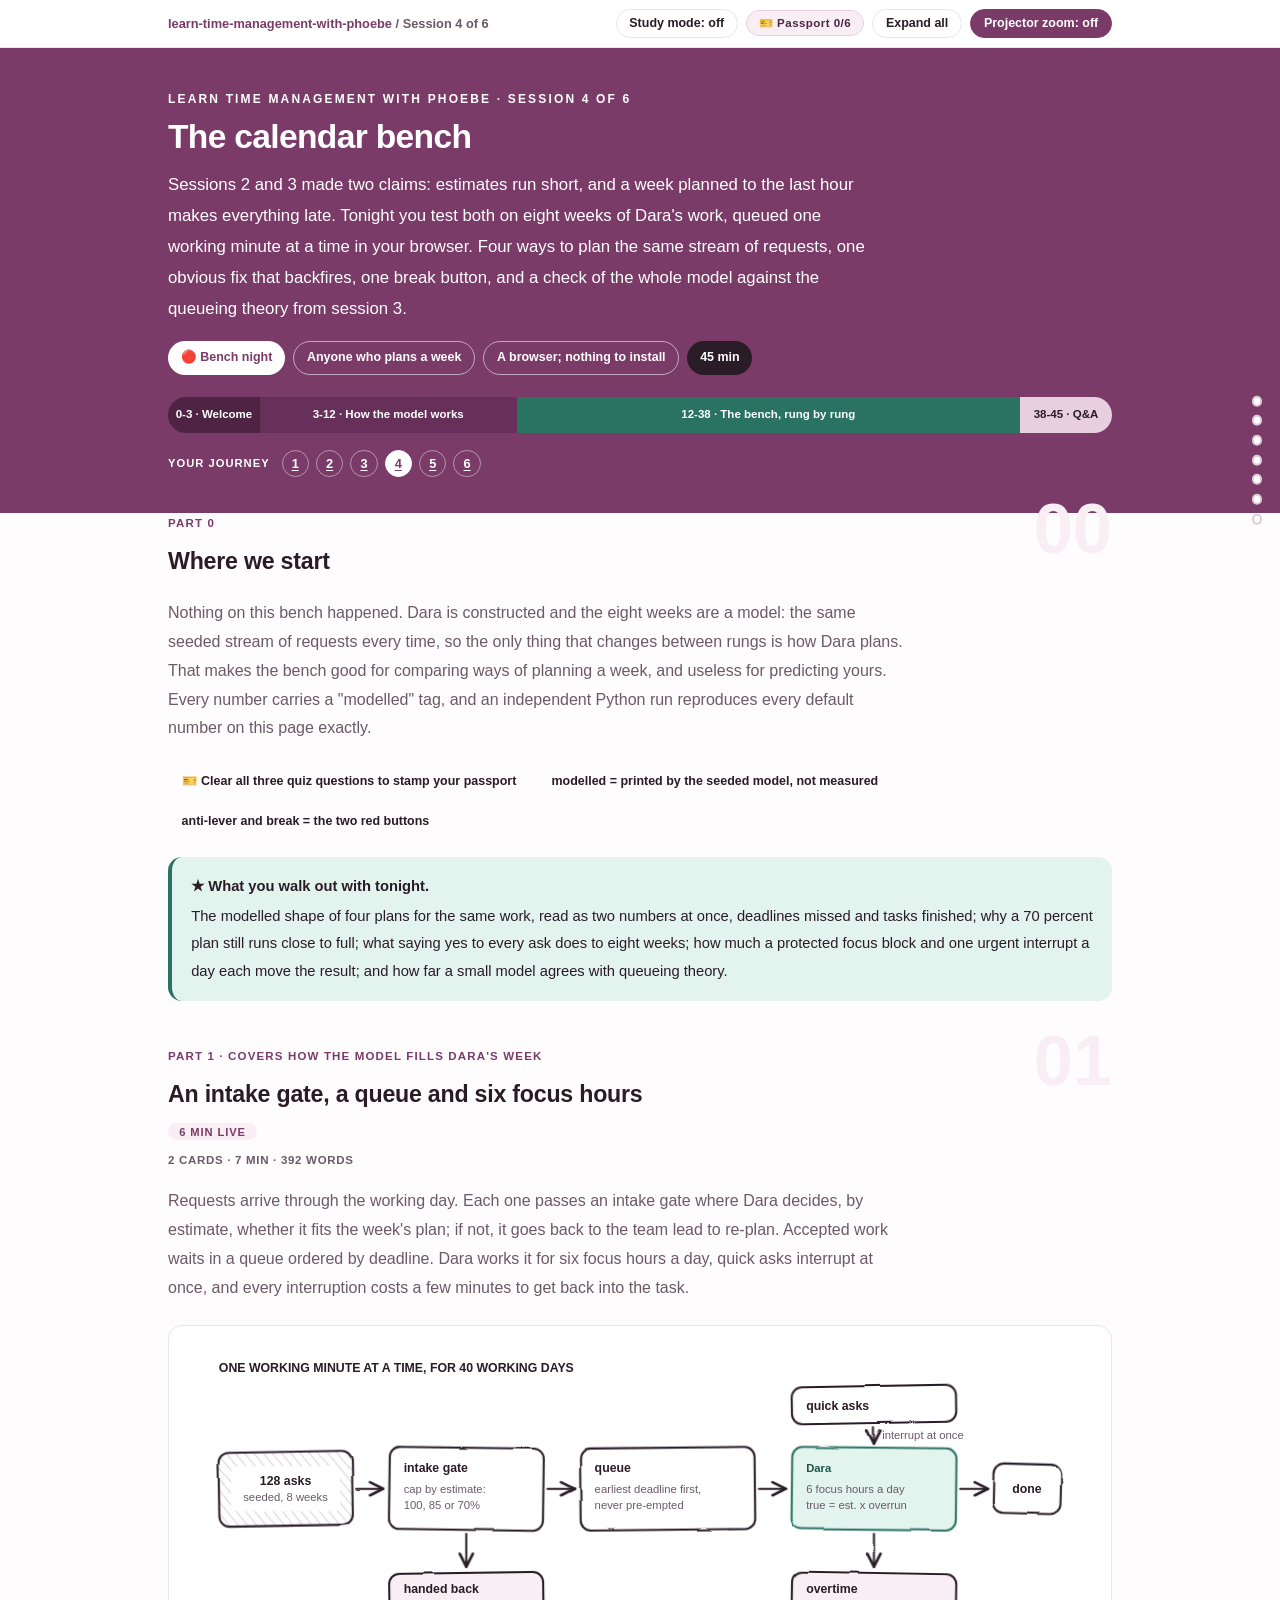
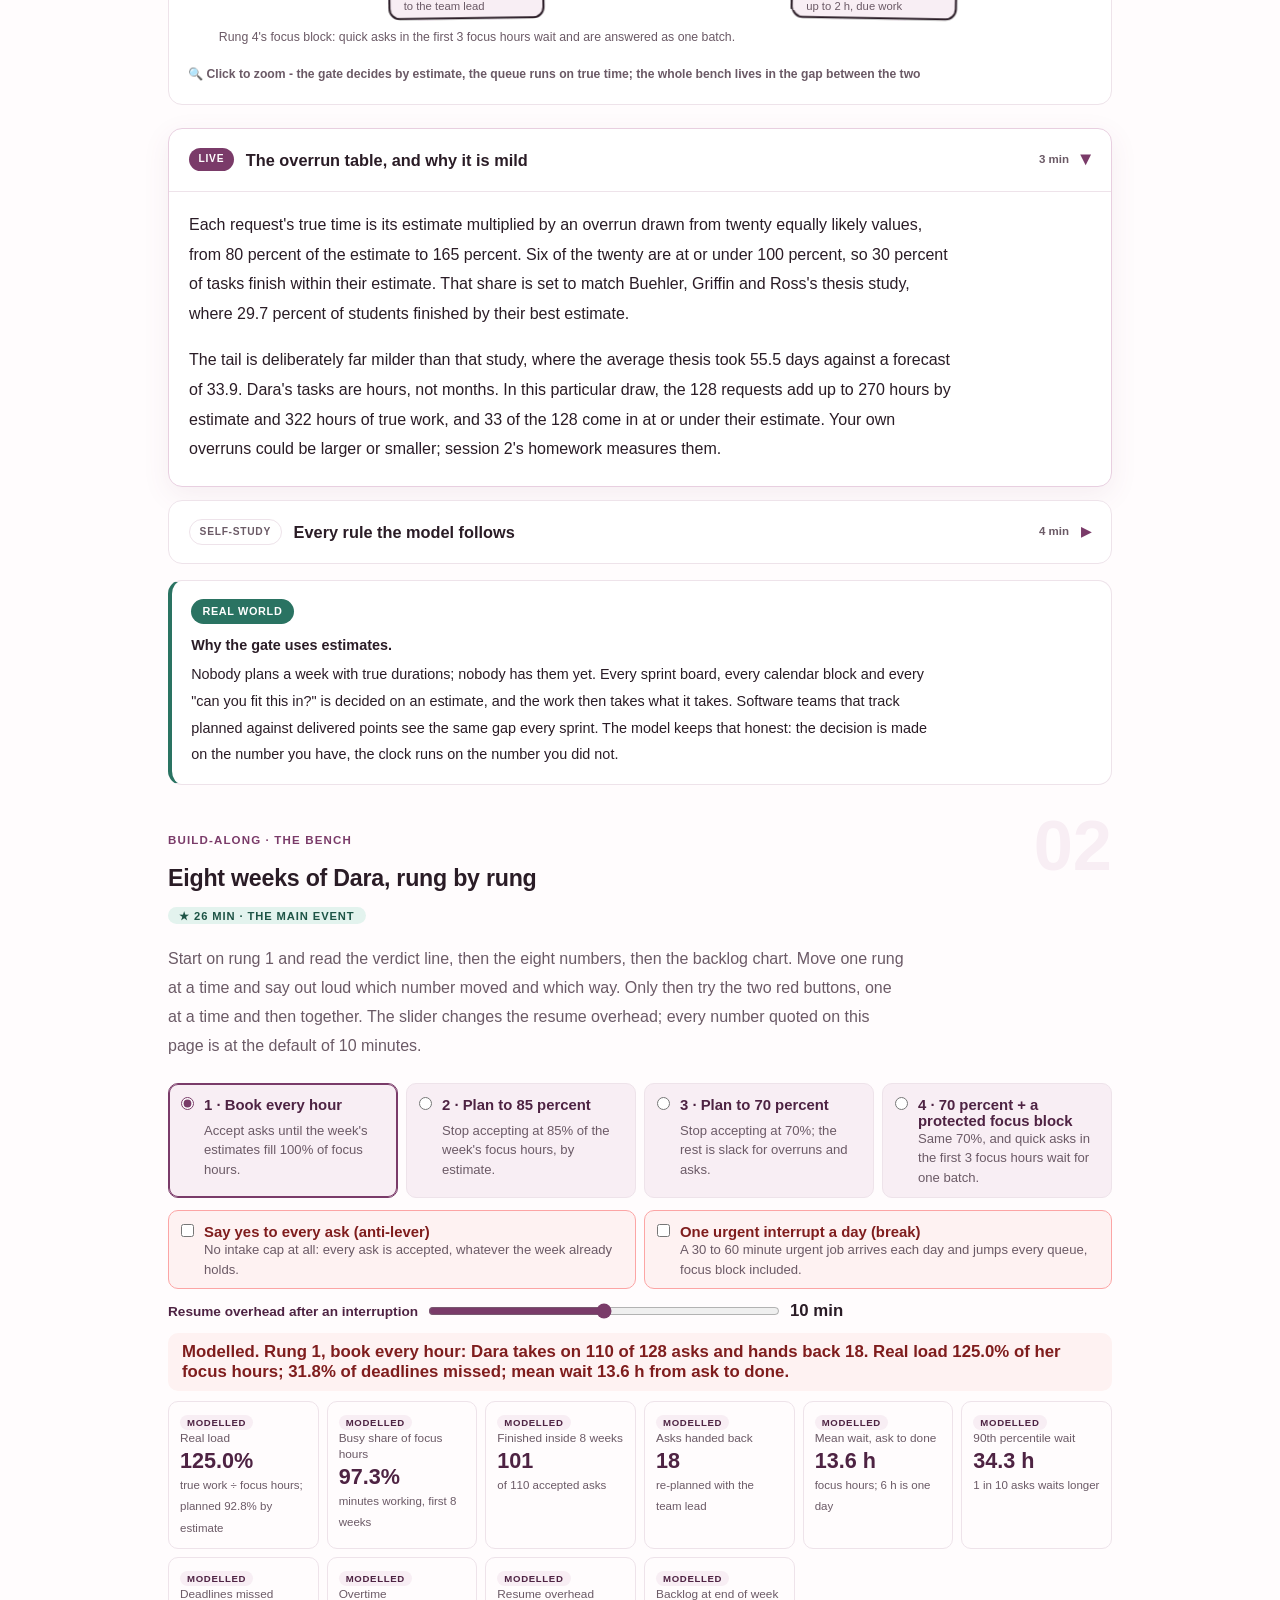
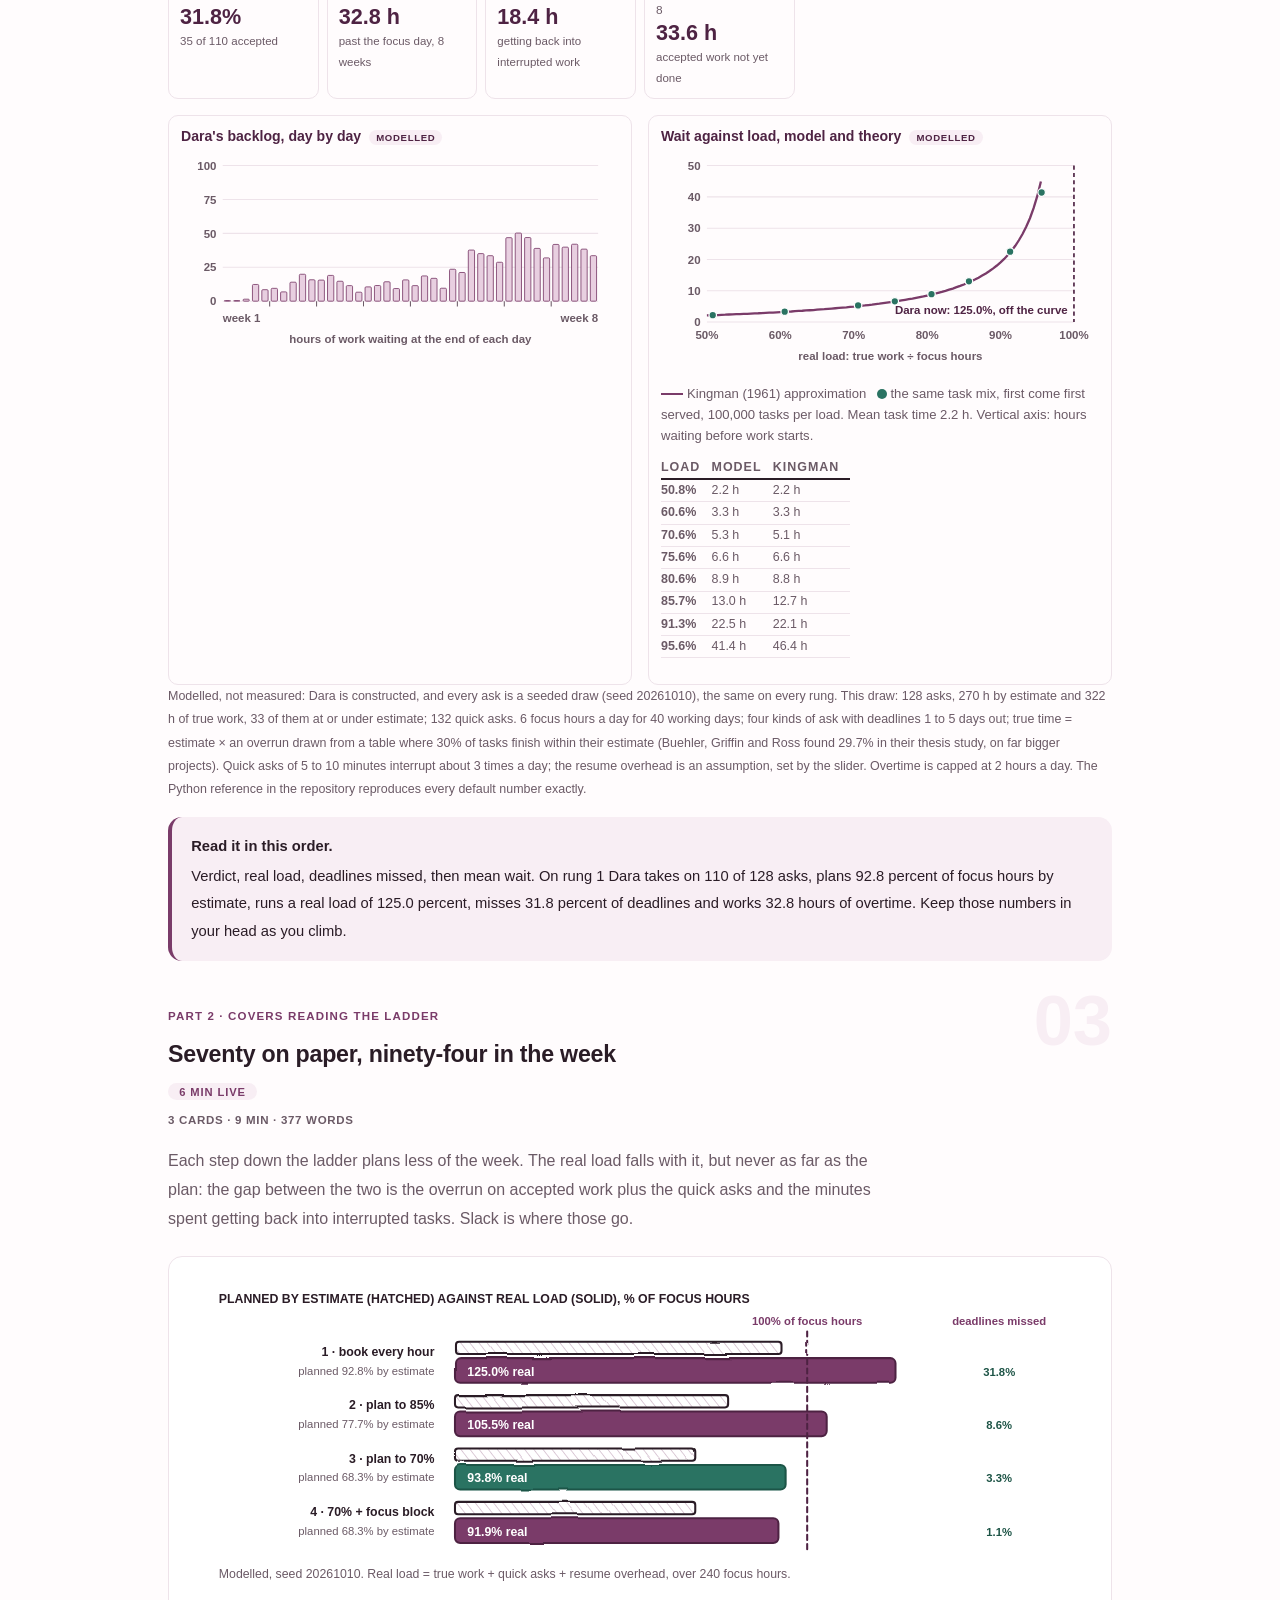
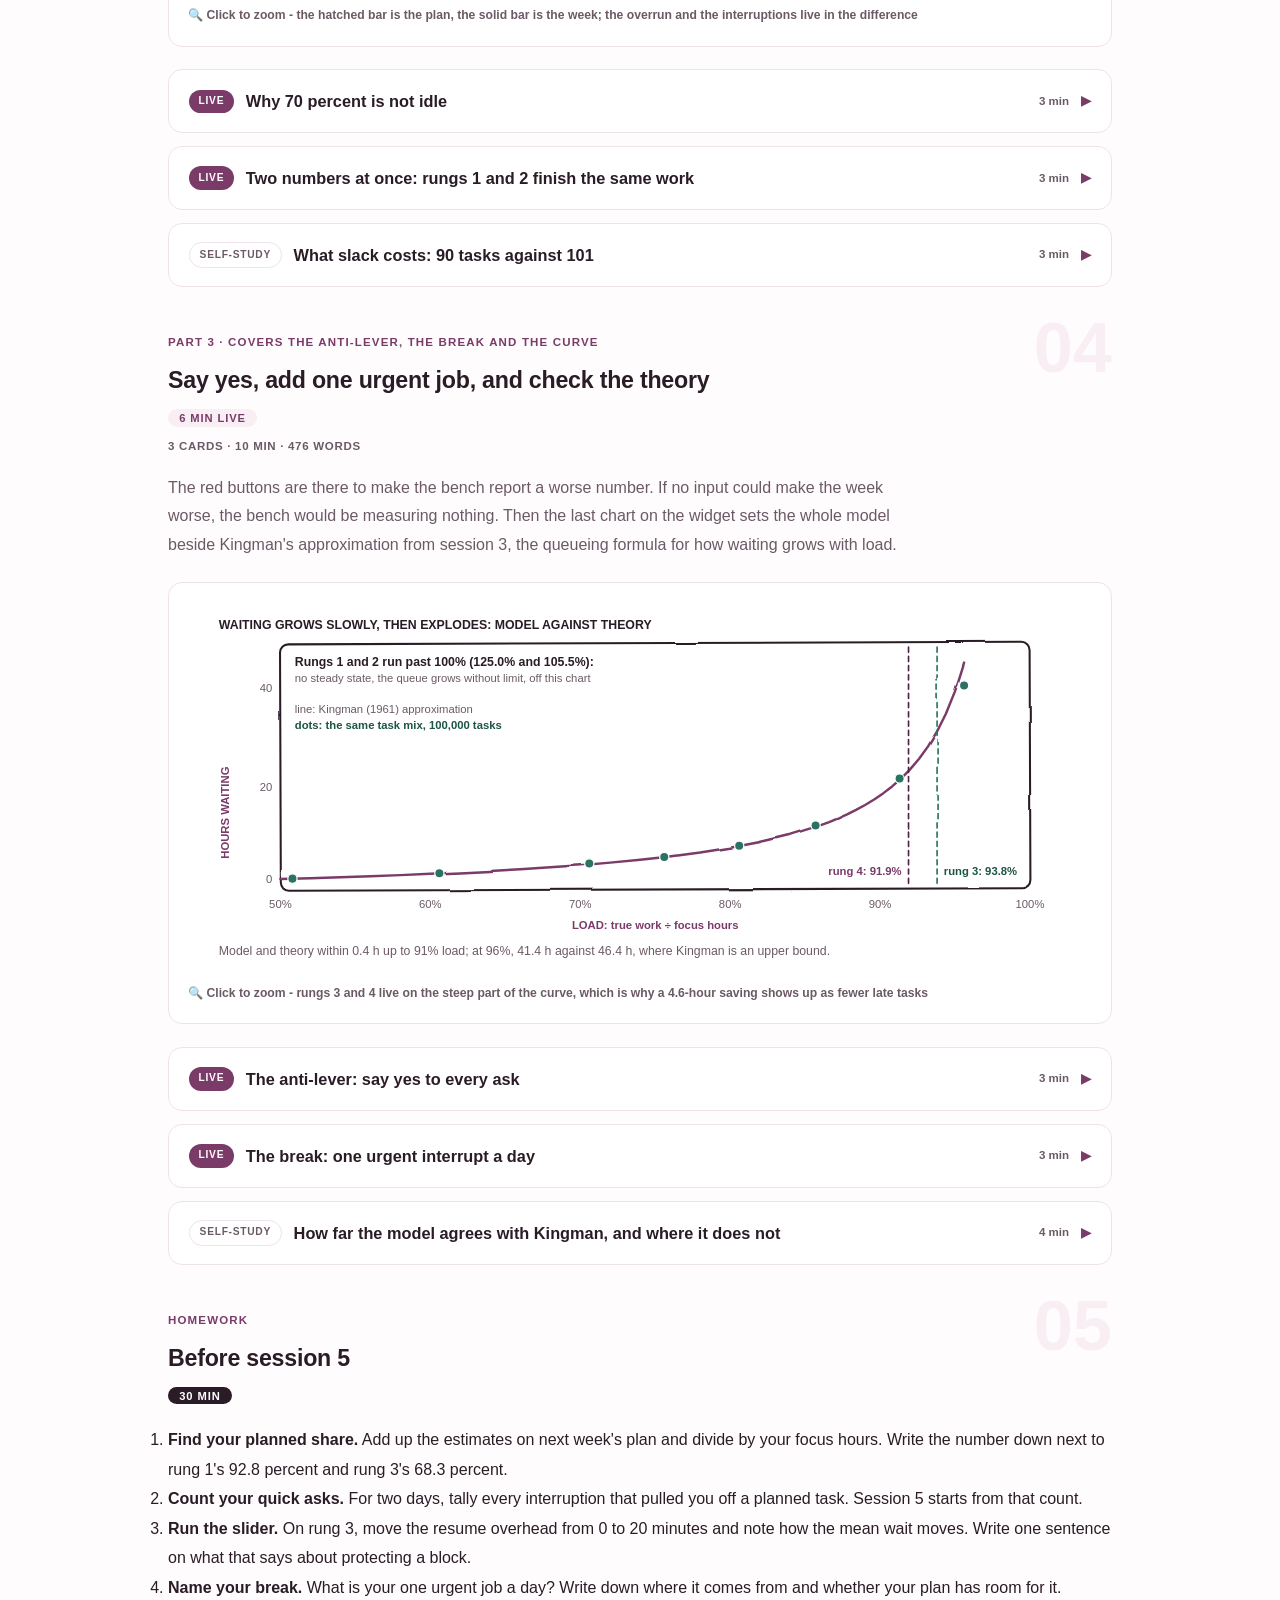
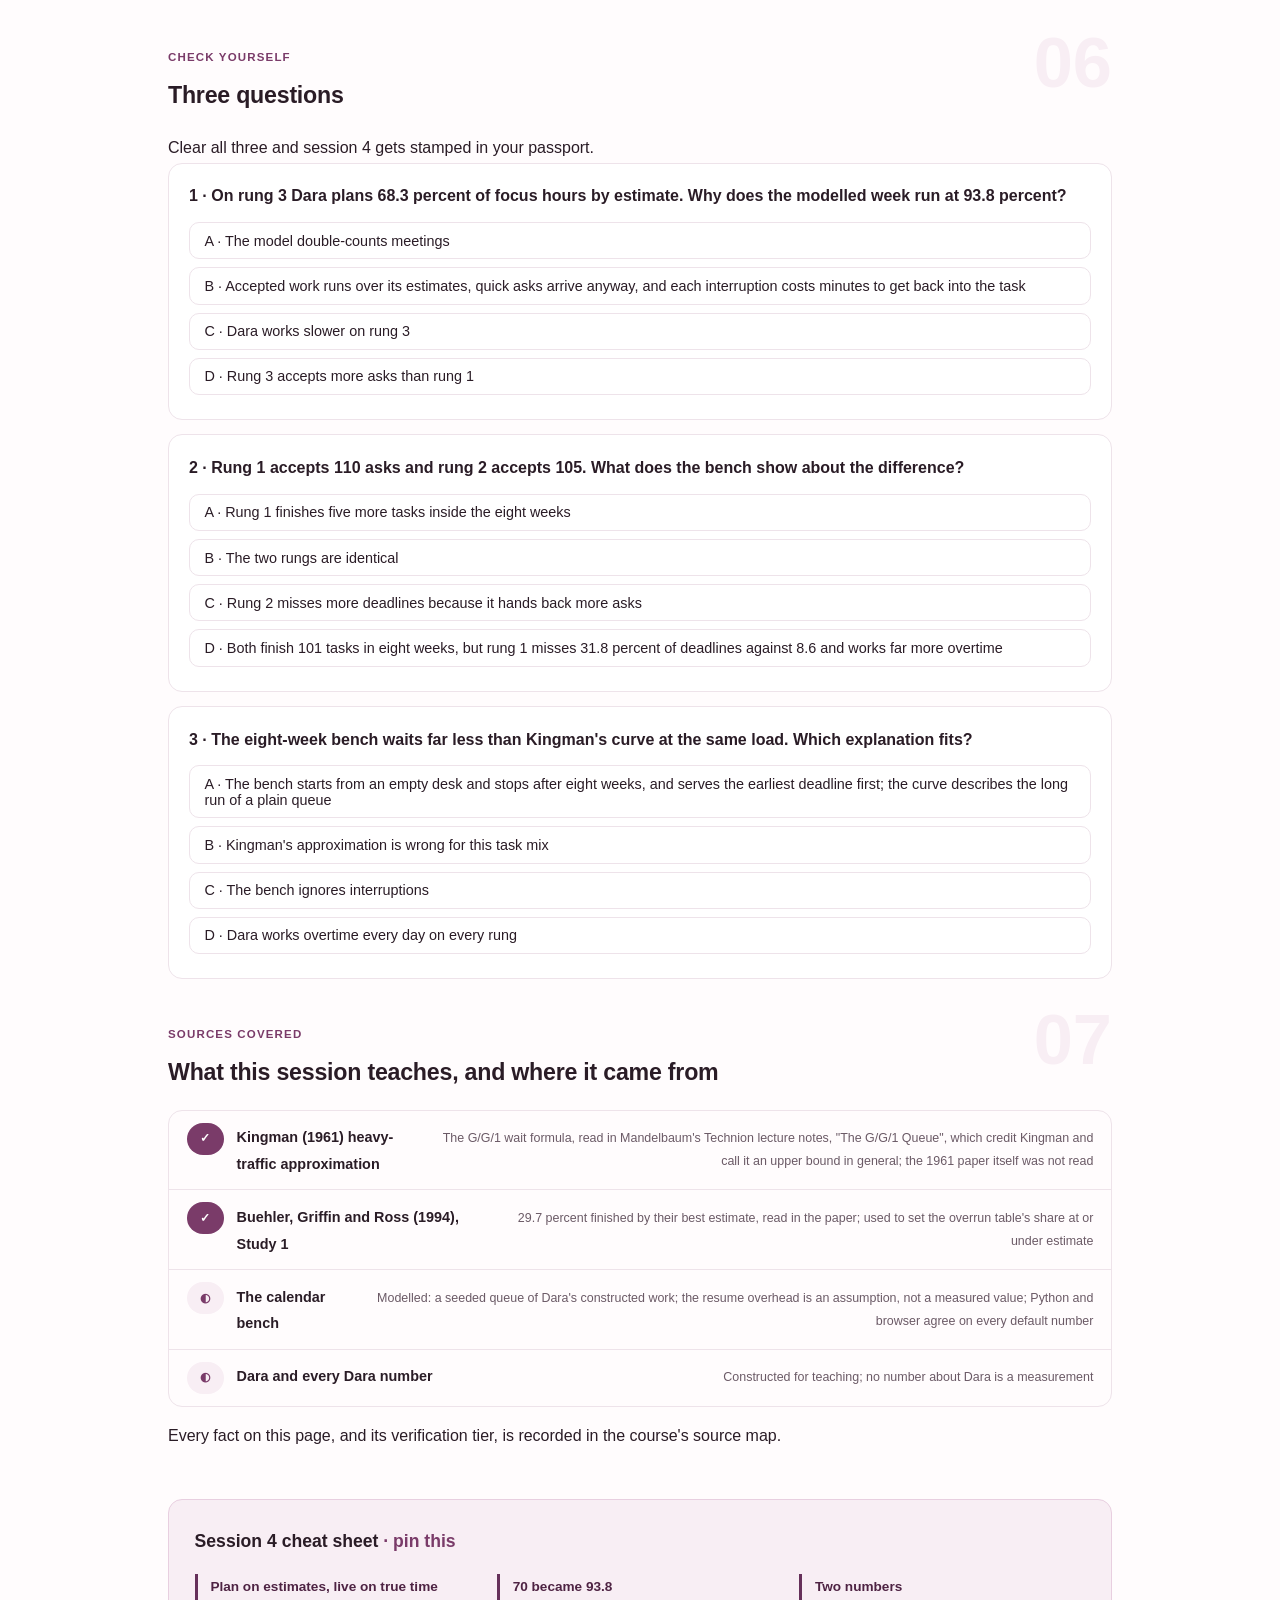
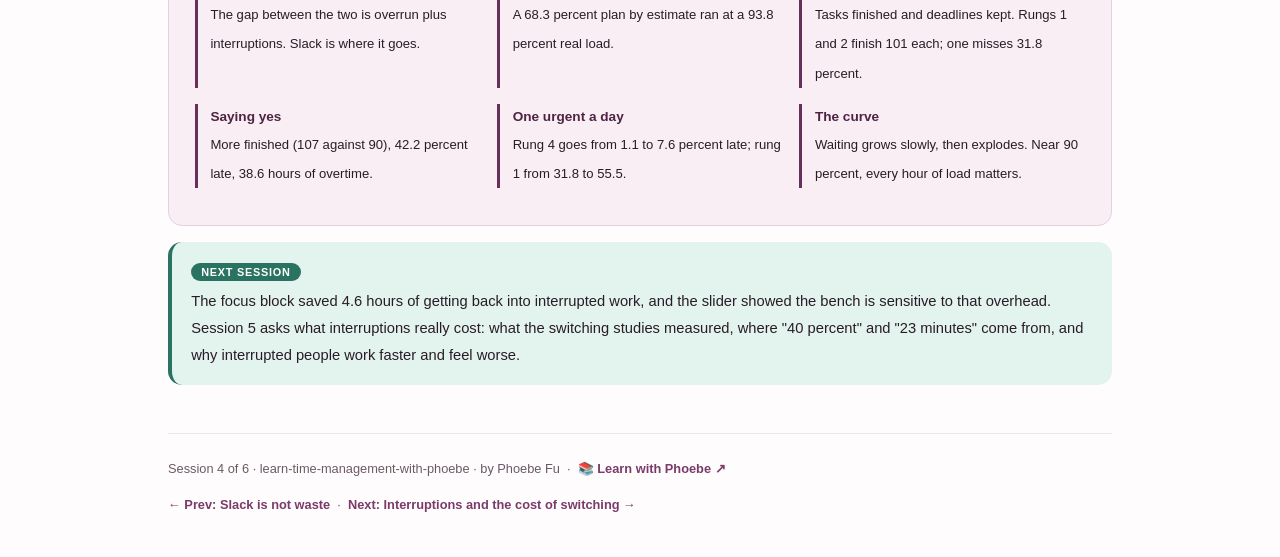
<file: courses/04-the-calendar-bench.html>
<!DOCTYPE html>
<html lang="en">
<head>
<meta charset="UTF-8">
<meta name="viewport" content="width=device-width, initial-scale=1.0">
<!-- social:start -->
<meta name="description" content="Session 4 of 6. Eight weeks of a constructed analyst's work queued minute by minute in your browser: book every hour, plan to 85 percent, plan to 70 percent, add a protected focus block. Then say yes to every ask, add one urgent interrupt a day, and check the model against Kingman's queueing approximation.">
<meta property="og:type" content="article">
<meta property="og:site_name" content="Learn with Phoebe">
<meta property="og:title" content="The calendar bench - learn time management with phoebe">
<meta property="og:description" content="Session 4 of 6. A 70 percent plan became a 93.8 percent real load. Run the week yourself, then break it.">
<meta property="og:url" content="https://phoebefu6.github.io/learn-time-management-with-phoebe/courses/04-the-calendar-bench.html">
<meta property="og:image" content="https://phoebefu6.github.io/learn-time-management-with-phoebe/assets/og-cover.png">
<meta property="og:image:width" content="1200">
<meta property="og:image:height" content="630">
<meta name="twitter:card" content="summary_large_image">
<meta name="twitter:title" content="The calendar bench - learn time management with phoebe">
<meta name="twitter:description" content="Session 4 of 6. Four plans, an anti-lever and a break button, in a seeded queue you run in the browser.">
<meta name="twitter:image" content="https://phoebefu6.github.io/learn-time-management-with-phoebe/assets/og-cover.png">
<!-- social:end -->
<title>Session 4 · The calendar bench - learn time management with phoebe</title>
<link rel="stylesheet" href="../assets/style.css?v=19">
</head>
<body>

<div class="toolbar">
  <div class="wrap">
    <span class="crumb"><a href="../index.html">learn-time-management-with-phoebe</a> / Session 4 of 6</span>
    <button class="btn" id="toggle-all" type="button">Expand all</button>
    <button class="btn primary" id="zoom-toggle" type="button">Projector zoom: off</button>
  </div>
</div>

<header class="masthead">
  <div class="wrap">
    <div class="eyebrow">Learn Time Management with Phoebe · Session 4 of 6</div>
    <h1>The calendar <span class="accent">bench</span></h1>
    <p class="sub">Sessions 2 and 3 made two claims: estimates run short, and a week planned to the last hour makes everything late. Tonight you test both on eight weeks of Dara's work, queued one working minute at a time in your browser. Four ways to plan the same stream of requests, one obvious fix that backfires, one break button, and a check of the whole model against the queueing theory from session 3.</p>
    <div class="chip-row">
      <span class="chip level">🔴 Bench night</span>
      <span class="chip audience">Anyone who plans a week</span>
      <span class="chip audience">A browser; nothing to install</span>
      <span class="chip time">45 min</span>
    </div>
    <div class="agenda">
      <span class="a1" style="flex:1">0-3 · Welcome</span>
      <span class="a2" style="flex:3">3-12 · How the model works</span>
      <span class="a3" style="flex:6">12-38 · The bench, rung by rung</span>
      <span class="a4" style="flex:1">38-45 · Q&amp;A</span>
    </div>
  </div>
</header>

<main class="wrap">

  <section class="section" id="intro">
    <div class="section-kicker">
      <span class="klabel">Part 0</span>
      <h2>Where we start</h2>
    </div>
    <p class="lede">Nothing on this bench happened. Dara is constructed and the eight weeks are a model: the same seeded stream of requests every time, so the only thing that changes between rungs is how Dara plans. That makes the bench good for comparing ways of planning a week, and useless for predicting yours. Every number carries a "modelled" tag, and an independent Python run reproduces every default number on this page exactly.</p>

    <div class="legend">
      <span class="pill">🎫 Clear all three quiz questions to stamp your passport</span>
      <span class="pill">modelled = printed by the seeded model, not measured</span>
      <span class="pill">anti-lever and break = the two red buttons</span>
    </div>

    <div class="callout win">
      <p><strong>★ What you walk out with tonight.</strong> The modelled shape of four plans for the same work, read as two numbers at once, deadlines missed and tasks finished; why a 70 percent plan still runs close to full; what saying yes to every ask does to eight weeks; how much a protected focus block and one urgent interrupt a day each move the result; and how far a small model agrees with queueing theory.</p>
    </div>
  </section>

  <section class="section" id="part-1">
    <div class="section-kicker">
      <span class="klabel">Part 1 · covers how the model fills Dara's week</span>
      <h2>An intake gate, a queue and six focus hours</h2>
      <span class="tag concept">6 min live</span>
    </div>
    <p class="lede">Requests arrive through the working day. Each one passes an intake gate where Dara decides, by estimate, whether it fits the week's plan; if not, it goes back to the team lead to re-plan. Accepted work waits in a queue ordered by deadline. Dara works it for six focus hours a day, quick asks interrupt at once, and every interruption costs a few minutes to get back into the task.</p>

    <figure class="zoomable">
      <svg viewBox="0 0 880 300" xmlns="http://www.w3.org/2000/svg" role="img" aria-label="The model as a flow. 128 seeded asks enter an intake gate that caps the week by estimate at 100, 85 or 70 percent; asks over the cap go down to handed back to the team lead. Accepted asks join a queue ordered by earliest deadline, then go to Dara, highlighted in mint, who works six focus hours a day with true time equal to the estimate times an overrun. Quick asks interrupt Dara from above; overtime of up to two hours on due work hangs below. Finished work exits to done.">
        <defs>
          <filter id="s4aSk" x="-3%" y="-3%" width="106%" height="106%"><feTurbulence type="fractalNoise" baseFrequency="0.02" numOctaves="2" seed="13" result="n"/><feDisplacementMap in="SourceGraphic" in2="n" scale="2.4" xChannelSelector="R" yChannelSelector="G"/></filter>
          <pattern id="s4aHc" patternUnits="userSpaceOnUse" width="7" height="7" patternTransform="rotate(-38)"><line x1="0" y1="0" x2="0" y2="7" stroke="#7A3B69" stroke-width="1" opacity=".5"/></pattern>
          <marker id="s4aAr" viewBox="0 0 10 10" refX="9" refY="5" markerWidth="8" markerHeight="8" orient="auto"><path d="M1 1 L9 5 L1 9" fill="none" stroke="#2A1C26" stroke-width="1.6" stroke-linecap="round"/></marker>
        </defs>
        <style>
          .s4aH { font: 800 12px Inter, sans-serif; fill: #2A1C26; }
          .s4aL { font: 600 12px Inter, sans-serif; fill: #2A1C26; }
          .s4aS { font: 400 11px Inter, sans-serif; fill: #6B5A66; }
          .s4aB { font: 800 11px Inter, sans-serif; fill: #1D5446; }
          .s4aA { font: 700 11px Inter, sans-serif; fill: #7A3B69; }
          .s4aN { font: 400 12px Inter, sans-serif; fill: #6B5A66; }
        </style>

        <text class="s4aH" x="30" y="26">ONE WORKING MINUTE AT A TIME, FOR 40 WORKING DAYS</text>

        <g filter="url(#s4aSk)" fill="none" stroke="#2A1C26" stroke-width="2" stroke-linecap="round" stroke-linejoin="round">
          <rect x="30" y="104" width="130" height="72" rx="10" transform="rotate(-1 95 140)" fill="url(#s4aHc)"/>
          <rect x="196" y="100" width="150" height="80" rx="10" transform="rotate(0.8 271 140)" fill="#FFFFFF"/>
          <rect x="196" y="222" width="150" height="44" rx="10" transform="rotate(-0.8 271 244)" fill="#F8EEF4"/>
          <rect x="382" y="100" width="170" height="80" rx="10" transform="rotate(-0.6 467 140)" fill="#FFFFFF"/>
          <rect x="588" y="100" width="160" height="80" rx="10" transform="rotate(0.6 668 140)" fill="#E3F3EE" stroke="#2A7362"/>
          <rect x="588" y="40" width="160" height="36" rx="10" transform="rotate(-1 668 58)" fill="#FFFFFF"/>
          <rect x="588" y="222" width="160" height="44" rx="10" transform="rotate(1 668 244)" fill="#F8EEF4"/>
          <rect x="784" y="116" width="66" height="48" rx="10" transform="rotate(1.5 817 140)" fill="#FFFFFF"/>
          <path d="M164 140 L190 140" marker-end="url(#s4aAr)"/>
          <path d="M350 140 L376 140" marker-end="url(#s4aAr)"/>
          <path d="M271 184 L271 216" marker-end="url(#s4aAr)"/>
          <path d="M556 140 L582 140" marker-end="url(#s4aAr)"/>
          <path d="M752 140 L778 140" marker-end="url(#s4aAr)"/>
          <path d="M668 80 L668 96" marker-end="url(#s4aAr)"/>
          <path d="M668 184 L668 216" marker-end="url(#s4aAr)"/>
        </g>

        <rect x="42" y="118" width="106" height="44" rx="6" fill="#FFFFFF"/>
        <text class="s4aL" x="95" y="136" text-anchor="middle">128 asks</text>
        <text class="s4aS" x="95" y="152" text-anchor="middle">seeded, 8 weeks</text>
        <text class="s4aL" x="210" y="124">intake gate</text>
        <text class="s4aS" x="210" y="144">cap by estimate:</text>
        <text class="s4aS" x="210" y="160">100, 85 or 70%</text>
        <text class="s4aL" x="210" y="242">handed back</text>
        <text class="s4aS" x="210" y="258">to the team lead</text>
        <text class="s4aL" x="396" y="124">queue</text>
        <text class="s4aS" x="396" y="144">earliest deadline first,</text>
        <text class="s4aS" x="396" y="160">never pre-empted</text>
        <text class="s4aB" x="602" y="124">Dara</text>
        <text class="s4aS" x="602" y="144">6 focus hours a day</text>
        <text class="s4aS" x="602" y="160">true = est. x overrun</text>
        <text class="s4aL" x="602" y="63">quick asks</text>
        <text class="s4aS" x="676" y="92">interrupt at once</text>
        <text class="s4aL" x="602" y="242">overtime</text>
        <text class="s4aS" x="602" y="258">up to 2 h, due work</text>
        <text class="s4aL" x="817" y="144" text-anchor="middle">done</text>

        <text class="s4aN" x="30" y="288">Rung 4's focus block: quick asks in the first 3 focus hours wait and are answered as one batch.</text>
      </svg>
      <figcaption>🔍 Click to zoom - the gate decides by estimate, the queue runs on true time; the whole bench lives in the gap between the two</figcaption>
    </figure>

    <details class="card" open>
      <summary><span class="mode live">Live</span>The overrun table, and why it is mild<span class="mini">3 min</span><span class="caret">▶</span></summary>
      <div class="body">
        <p>Each request's true time is its estimate multiplied by an overrun drawn from twenty equally likely values, from 80 percent of the estimate to 165 percent. Six of the twenty are at or under 100 percent, so 30 percent of tasks finish within their estimate. That share is set to match Buehler, Griffin and Ross's thesis study, where 29.7 percent of students finished by their best estimate.</p>
        <p>The tail is deliberately far milder than that study, where the average thesis took 55.5 days against a forecast of 33.9. Dara's tasks are hours, not months. In this particular draw, the 128 requests add up to 270 hours by estimate and 322 hours of true work, and 33 of the 128 come in at or under their estimate. Your own overruns could be larger or smaller; session 2's homework measures them.</p>
      </div>
    </details>

    <details class="card">
      <summary><span class="mode self">Self-study</span>Every rule the model follows<span class="mini">4 min</span><span class="caret">▶</span></summary>
      <div class="body">
        <p><strong>Arrivals.</strong> Four kinds of request on a seeded stream, about one every 125 working minutes: data pulls (40 percent, due the next day), dashboard fixes (30 percent, due in two days), analyses (15 percent, 4 to 8 hours, due in five days) and reviews (15 percent, due the next day). Quick asks of 5 or 10 minutes arrive about every two focus hours, 132 of them in eight weeks.</p>
        <p><strong>Intake.</strong> Dara plans each week by estimate. A request is accepted if the estimates already accepted that week plus this one stay inside the plan level; otherwise it is handed back to the team lead to re-plan. The plan ignores last week's carry-over, the way most weekly plans do.</p>
        <p><strong>Work.</strong> Earliest deadline first; a planned task is never pre-empted by another planned task. Quick asks interrupt at once, and returning to the interrupted task costs a resume overhead, 10 minutes by default. The slider moves it from 0 to 20, because no paper gives one number for it (session 5). At the end of a day Dara keeps going for up to two hours on work due that day or overdue.</p>
        <p><strong>Scoring.</strong> Wait is the time from a request arriving to it being done, in focus hours (six focus hours is one working day). A deadline is missed if the work finishes after the end of its due day. Real load is all true work taken on, plus quick asks, urgent jobs and resume overheads, divided by the 240 focus hours in eight weeks.</p>
      </div>
    </details>

    <div class="callout example">
      <span class="ex-pill">Real world</span>
      <p><strong>Why the gate uses estimates.</strong> Nobody plans a week with true durations; nobody has them yet. Every sprint board, every calendar block and every "can you fit this in?" is decided on an estimate, and the work then takes what it takes. Software teams that track planned against delivered points see the same gap every sprint. The model keeps that honest: the decision is made on the number you have, the clock runs on the number you did not.</p>
    </div>
  </section>

  <section class="section" id="bench">
    <div class="section-kicker">
      <span class="klabel">Build-along · the bench</span>
      <h2>Eight weeks of Dara, rung by rung</h2>
      <span class="tag demo">★ 26 min · the main event</span>
    </div>
    <p class="lede">Start on rung 1 and read the verdict line, then the eight numbers, then the backlog chart. Move one rung at a time and say out loud which number moved and which way. Only then try the two red buttons, one at a time and then together. The slider changes the resume overhead; every number quoted on this page is at the default of 10 minutes.</p>

    <div id="calendar-bench"></div>

    <div class="callout tip">
      <p><strong>Read it in this order.</strong> Verdict, real load, deadlines missed, then mean wait. On rung 1 Dara takes on 110 of 128 asks, plans 92.8 percent of focus hours by estimate, runs a real load of 125.0 percent, misses 31.8 percent of deadlines and works 32.8 hours of overtime. Keep those numbers in your head as you climb.</p>
    </div>
  </section>

  <section class="section" id="part-2">
    <div class="section-kicker">
      <span class="klabel">Part 2 · covers reading the ladder</span>
      <h2>Seventy on paper, ninety-four in the week</h2>
      <span class="tag concept">6 min live</span>
    </div>
    <p class="lede">Each step down the ladder plans less of the week. The real load falls with it, but never as far as the plan: the gap between the two is the overrun on accepted work plus the quick asks and the minutes spent getting back into interrupted tasks. Slack is where those go.</p>

    <figure class="zoomable">
      <svg viewBox="0 0 880 310" xmlns="http://www.w3.org/2000/svg" role="img" aria-label="Four rungs as paired bars on a scale of percent of focus hours, with a dashed line at 100 percent. Hatched bars show the share planned by estimate, solid bars the real load. Rung 1, book every hour: planned 92.8, real 125.0, deadlines missed 31.8 percent. Rung 2, plan to 85: planned 77.7, real 105.5, missed 8.6. Rung 3, plan to 70: planned 68.3, real 93.8, missed 3.3, highlighted in mint. Rung 4, 70 plus a focus block: planned 68.3, real 91.9, missed 1.1.">
        <defs>
          <filter id="s4bSk" x="-3%" y="-3%" width="106%" height="106%"><feTurbulence type="fractalNoise" baseFrequency="0.02" numOctaves="2" seed="29" result="n"/><feDisplacementMap in="SourceGraphic" in2="n" scale="2.4" xChannelSelector="R" yChannelSelector="G"/></filter>
          <pattern id="s4bHc" patternUnits="userSpaceOnUse" width="7" height="7" patternTransform="rotate(-38)"><line x1="0" y1="0" x2="0" y2="7" stroke="#7A3B69" stroke-width="1" opacity=".5"/></pattern>
        </defs>
        <style>
          .s4bH { font: 800 12px Inter, sans-serif; fill: #2A1C26; }
          .s4bL { font: 600 12px Inter, sans-serif; fill: #2A1C26; }
          .s4bS { font: 400 11px Inter, sans-serif; fill: #6B5A66; }
          .s4bB { font: 800 11px Inter, sans-serif; fill: #1D5446; }
          .s4bA { font: 700 11px Inter, sans-serif; fill: #7A3B69; }
          .s4bW { font: 800 12px Inter, sans-serif; fill: #FFFFFF; }
          .s4bN { font: 400 12px Inter, sans-serif; fill: #6B5A66; }
        </style>

        <text class="s4bH" x="30" y="26">PLANNED BY ESTIMATE (HATCHED) AGAINST REAL LOAD (SOLID), % OF FOCUS HOURS</text>

        <g filter="url(#s4bSk)" fill="none" stroke="#2A1C26" stroke-width="2" stroke-linecap="round" stroke-linejoin="round">
          <rect x="260" y="64" width="318" height="12" rx="3" fill="url(#s4bHc)"/>
          <rect x="260" y="80" width="429" height="24" rx="5" fill="#7A3B69" stroke="#4E2343"/>
          <rect x="260" y="116" width="266" height="12" rx="3" fill="url(#s4bHc)"/>
          <rect x="260" y="132" width="362" height="24" rx="5" fill="#7A3B69" stroke="#4E2343"/>
          <rect x="260" y="168" width="234" height="12" rx="3" fill="url(#s4bHc)"/>
          <rect x="260" y="184" width="322" height="24" rx="5" fill="#2A7362" stroke="#1D5446"/>
          <rect x="260" y="220" width="234" height="12" rx="3" fill="url(#s4bHc)"/>
          <rect x="260" y="236" width="315" height="24" rx="5" fill="#7A3B69" stroke="#4E2343"/>
          <path d="M603 54 L603 268" stroke="#4E2343" stroke-dasharray="5 4"/>
        </g>

        <text class="s4bA" x="603" y="48" text-anchor="middle">100% of focus hours</text>
        <text class="s4bA" x="790" y="48" text-anchor="middle">deadlines missed</text>

        <text class="s4bL" x="240" y="78" text-anchor="end">1 · book every hour</text>
        <text class="s4bS" x="240" y="96" text-anchor="end">planned 92.8% by estimate</text>
        <text class="s4bW" x="272" y="97">125.0% real</text>
        <text class="s4bB" x="790" y="97" text-anchor="middle">31.8%</text>

        <text class="s4bL" x="240" y="130" text-anchor="end">2 · plan to 85%</text>
        <text class="s4bS" x="240" y="148" text-anchor="end">planned 77.7% by estimate</text>
        <text class="s4bW" x="272" y="149">105.5% real</text>
        <text class="s4bB" x="790" y="149" text-anchor="middle">8.6%</text>

        <text class="s4bL" x="240" y="182" text-anchor="end">3 · plan to 70%</text>
        <text class="s4bS" x="240" y="200" text-anchor="end">planned 68.3% by estimate</text>
        <text class="s4bW" x="272" y="201">93.8% real</text>
        <text class="s4bB" x="790" y="201" text-anchor="middle">3.3%</text>

        <text class="s4bL" x="240" y="234" text-anchor="end">4 · 70% + focus block</text>
        <text class="s4bS" x="240" y="252" text-anchor="end">planned 68.3% by estimate</text>
        <text class="s4bW" x="272" y="253">91.9% real</text>
        <text class="s4bB" x="790" y="253" text-anchor="middle">1.1%</text>

        <text class="s4bN" x="30" y="294">Modelled, seed 20261010. Real load = true work + quick asks + resume overhead, over 240 focus hours.</text>
      </svg>
      <figcaption>🔍 Click to zoom - the hatched bar is the plan, the solid bar is the week; the overrun and the interruptions live in the difference</figcaption>
    </figure>

    <details class="card">
      <summary><span class="mode live">Live</span>Why 70 percent is not idle<span class="mini">3 min</span><span class="caret">▶</span></summary>
      <div class="body">
        <p>On rung 3 Dara plans 68.3 percent of focus hours by estimate and the week runs at 93.8 percent. Three things fill the difference: the accepted work turns out bigger than estimated, quick asks arrive whether planned or not, and every interruption costs a few minutes to get back into the task. None of that slack is spare time in the sense of nothing to do; it is the room the unplanned work needs.</p>
        <p>The result is the one session 3 predicted: deadlines missed fall from 31.8 percent on rung 1 to 3.3 percent on rung 3, mean wait from 13.6 to 5.7 focus hours, and the backlog left at the end of week 8 from 33.6 hours to 3.8. Overtime falls from 32.8 hours to 4.1.</p>
      </div>
    </details>

    <details class="card">
      <summary><span class="mode live">Live</span>Two numbers at once: rungs 1 and 2 finish the same work<span class="mini">3 min</span><span class="caret">▶</span></summary>
      <div class="body">
        <p>Rung 1 takes on 110 asks; rung 2 takes on 105. Both finish 101 tasks inside the eight weeks. The five extra asks rung 1 accepts do not get done sooner; they sit in the queue and push everything behind them later. Rung 1 misses 31.8 percent of deadlines against 8.6, and works 32.8 hours of overtime against 4.9. Booking the last 15 percent bought nothing finished, only lateness.</p>
        <p>This is the two-number read that matters on any plan: tasks finished and promises kept, side by side. A plan that looks fuller on Monday can finish the same amount by Friday with far more of it late.</p>
      </div>
    </details>

    <details class="card">
      <summary><span class="mode self">Self-study</span>What slack costs: 90 tasks against 101<span class="mini">3 min</span><span class="caret">▶</span></summary>
      <div class="body">
        <p>Rung 3 is not free. Dara hands back 36 asks instead of 18 and finishes 90 tasks inside the eight weeks instead of 101. Somebody else does that work, or it waits, or it is dropped. The model does not pretend otherwise. What rung 3 buys is that 89 of its 92 accepted tasks meet their date, so the people waiting on Dara can plan around her.</p>
        <p>The focus block on rung 4 changes nothing about intake; it only batches the quick asks that arrive in the first three focus hours. Resume overhead falls from 16.8 hours to 12.2 over the eight weeks, a saving of 4.6 hours, and deadlines missed go from 3.3 to 1.1 percent: three late tasks become one. At a load in the nineties, a few hours matter more than they look, which is the queueing curve's whole point.</p>
      </div>
    </details>
  </section>

  <section class="section" id="part-3">
    <div class="section-kicker">
      <span class="klabel">Part 3 · covers the anti-lever, the break and the curve</span>
      <h2>Say yes, add one urgent job, and check the theory</h2>
      <span class="tag concept">6 min live</span>
    </div>
    <p class="lede">The red buttons are there to make the bench report a worse number. If no input could make the week worse, the bench would be measuring nothing. Then the last chart on the widget sets the whole model beside Kingman's approximation from session 3, the queueing formula for how waiting grows with load.</p>

    <figure class="zoomable">
      <svg viewBox="0 0 880 360" xmlns="http://www.w3.org/2000/svg" role="img" aria-label="Average wait in hours against load in percent. A purple line shows Kingman's approximation, rising slowly to about 13 hours at 86 percent and then steeply past 40 hours by 96 percent. Mint dots from a long simulation of the same task mix sit on the line up to 91 percent and slightly below it at 96 percent. Dashed markers show rung 4 at 91.9 percent and rung 3 at 93.8 percent. A note says rungs 1 and 2 run past 100 percent, off the chart.">
        <defs>
          <filter id="s4cSk" x="-3%" y="-3%" width="106%" height="106%"><feTurbulence type="fractalNoise" baseFrequency="0.02" numOctaves="2" seed="47" result="n"/><feDisplacementMap in="SourceGraphic" in2="n" scale="2.4" xChannelSelector="R" yChannelSelector="G"/></filter>
        </defs>
        <style>
          .s4cH { font: 800 12px Inter, sans-serif; fill: #2A1C26; }
          .s4cL { font: 600 12px Inter, sans-serif; fill: #2A1C26; }
          .s4cS { font: 400 11px Inter, sans-serif; fill: #6B5A66; }
          .s4cB { font: 800 11px Inter, sans-serif; fill: #1D5446; }
          .s4cA { font: 700 11px Inter, sans-serif; fill: #7A3B69; }
          .s4cN { font: 400 12px Inter, sans-serif; fill: #6B5A66; }
        </style>

        <text class="s4cH" x="30" y="26">WAITING GROWS SLOWLY, THEN EXPLODES: MODEL AGAINST THEORY</text>

        <g filter="url(#s4cSk)" fill="none" stroke="#2A1C26" stroke-width="2" stroke-linecap="round" stroke-linejoin="round">
          <rect x="90" y="40" width="730" height="240" rx="8" transform="rotate(-0.2 455 160)" fill="#FFFFFF"/>
          <path d="M90.0 269.8 L119.2 269.0 L148.4 268.1 L177.6 267.1 L206.8 266.0 L236.0 264.7 L265.2 263.4 L294.4 261.9 L323.6 260.3 L352.8 258.4 L382.0 256.3 L411.2 253.8 L440.4 251.1 L469.6 247.8 L498.8 243.9 L528.0 239.3 L557.2 233.7 L586.4 226.6 L615.6 217.5 L624.4 214.3 L633.1 210.7 L641.9 206.8 L650.6 202.5 L659.4 197.7 L668.2 192.4 L676.9 186.4 L685.7 179.6 L694.4 171.9 L703.2 163.0 L712.0 152.7 L720.7 140.6 L729.5 126.1 L738.2 108.6 L747.0 86.8 L755.8 59.0" stroke="#7A3B69" stroke-width="2.4"/>
          <path d="M701.7 44 L701.7 276" stroke="#4E2343" stroke-dasharray="5 4" stroke-width="1.6"/>
          <path d="M729.5 44 L729.5 276" stroke="#2A7362" stroke-dasharray="5 4" stroke-width="1.6"/>
        </g>
        <circle cx="101.7" cy="269.4" r="4.5" fill="#2A7362" stroke="#FFFFFF" stroke-width="1.2"/>
        <circle cx="244.8" cy="264.2" r="4.5" fill="#2A7362" stroke="#FFFFFF" stroke-width="1.2"/>
        <circle cx="390.8" cy="254.6" r="4.5" fill="#2A7362" stroke="#FFFFFF" stroke-width="1.2"/>
        <circle cx="463.8" cy="248.3" r="4.5" fill="#2A7362" stroke="#FFFFFF" stroke-width="1.2"/>
        <circle cx="536.8" cy="237.3" r="4.5" fill="#2A7362" stroke="#FFFFFF" stroke-width="1.2"/>
        <circle cx="611.2" cy="217.6" r="4.5" fill="#2A7362" stroke="#FFFFFF" stroke-width="1.2"/>
        <circle cx="693.0" cy="172.0" r="4.5" fill="#2A7362" stroke="#FFFFFF" stroke-width="1.2"/>
        <circle cx="755.8" cy="81.3" r="4.5" fill="#2A7362" stroke="#FFFFFF" stroke-width="1.2"/>

        <text class="s4cL" x="104" y="62">Rungs 1 and 2 run past 100% (125.0% and 105.5%):</text>
        <text class="s4cS" x="104" y="78">no steady state, the queue grows without limit, off this chart</text>
        <text class="s4cS" x="104" y="108">line: Kingman (1961) approximation</text>
        <text class="s4cB" x="104" y="124">dots: the same task mix, 100,000 tasks</text>
        <text class="s4cA" x="695" y="266" text-anchor="end">rung 4: 91.9%</text>
        <text class="s4cB" x="736" y="266">rung 3: 93.8%</text>

        <text class="s4cS" x="82" y="274" text-anchor="end">0</text>
        <text class="s4cS" x="82" y="184" text-anchor="end">20</text>
        <text class="s4cS" x="82" y="88" text-anchor="end">40</text>
        <text class="s4cS" x="90" y="298" text-anchor="middle">50%</text>
        <text class="s4cS" x="236" y="298" text-anchor="middle">60%</text>
        <text class="s4cS" x="382" y="298" text-anchor="middle">70%</text>
        <text class="s4cS" x="528" y="298" text-anchor="middle">80%</text>
        <text class="s4cS" x="674" y="298" text-anchor="middle">90%</text>
        <text class="s4cS" x="820" y="298" text-anchor="middle">100%</text>
        <text class="s4cA" x="455" y="318" text-anchor="middle">LOAD: true work ÷ focus hours</text>
        <text class="s4cA" x="40" y="250" transform="rotate(-90 40 250)">HOURS WAITING</text>

        <text class="s4cN" x="30" y="344">Model and theory within 0.4 h up to 91% load; at 96%, 41.4 h against 46.4 h, where Kingman is an upper bound.</text>
      </svg>
      <figcaption>🔍 Click to zoom - rungs 3 and 4 live on the steep part of the curve, which is why a 4.6-hour saving shows up as fewer late tasks</figcaption>
    </figure>

    <details class="card">
      <summary><span class="mode live">Live</span>The anti-lever: say yes to every ask<span class="mini">3 min</span><span class="caret">▶</span></summary>
      <div class="body">
        <p>The obvious fix for a team that keeps asking is to take everything. Turn the first red button on with rung 4 selected and the intake cap disappears: all 128 asks are accepted, 112.5 percent of focus hours by estimate. Real load goes to 145.8 percent, mean wait from 5.4 to 22.4 focus hours, deadlines missed from 1.1 to 42.2 percent, overtime from 2.3 to 38.6 hours, and 78.3 hours of accepted work are still waiting at the end of week 8. With no cap, rungs 1 to 3 become the same week, because the cap was the only thing that made them different.</p>
        <p>The honest nuance, printed on the widget too: saying yes does finish more inside the eight weeks, 107 tasks against 90 on rung 4, by working 38.6 hours of overtime. The extra output is real, and so is the fact that 42.2 percent of everything Dara promised is late. That is the trade, in two numbers.</p>
      </div>
    </details>

    <details class="card">
      <summary><span class="mode live">Live</span>The break: one urgent interrupt a day<span class="mini">3 min</span><span class="caret">▶</span></summary>
      <div class="body">
        <p>The second red button adds a 30 to 60 minute urgent job at a seeded minute every day and lets it jump every queue, focus block included. On rung 1 deadlines missed rise from 31.8 to 55.5 percent and overtime to 50.3 hours. On rung 4 they rise from 1.1 to 7.6 percent and overtime to 8.1 hours. Both rungs feel the same interruption; only one of them had room for it.</p>
        <p>With both red buttons on rung 4, deadlines missed reach 70.3 percent. The break is the bench's proof that it measures something: put load in, and the numbers move the way session 3 said they would.</p>
      </div>
    </details>

    <details class="card">
      <summary><span class="mode self">Self-study</span>How far the model agrees with Kingman, and where it does not<span class="mini">4 min</span><span class="caret">▶</span></summary>
      <div class="body">
        <p>The right-hand chart runs a plain first-come-first-served queue with exactly Dara's task mix, 100,000 tasks at each of eight loads, and plots the average wait before work starts. Kingman's approximation, read in Technion lecture notes that credit his 1961 paper, predicts that wait from three numbers: the load, the variability of arrivals and of task times, and the average task time (2.2 hours here). The two agree within 0.4 hours up to 91 percent load: 13.0 hours against 12.7 at 85.7 percent, 22.5 against 22.1 at 91.3 percent. At 95.6 percent the model waits 41.4 hours and Kingman says 46.4; the lecture notes describe the formula as an upper bound in general and exact only in heavy traffic, which is consistent with that gap.</p>
        <p>One difference you should notice: at the same load, the eight-week bench shows much shorter waits than the curve. Rung 3 runs at 93.8 percent and waits 5.7 hours on average, where the curve says tens of hours. The bench starts from an empty desk and stops after eight weeks, and its deadline ordering serves short, urgent work first; the curve is the long run. A busy month that feels fine is often a queue that has not caught up with its load yet.</p>
      </div>
    </details>
  </section>

  <section class="section" id="exercise">
    <div class="section-kicker">
      <span class="klabel">Homework</span>
      <h2>Before session 5</h2>
      <span class="tag exercise">30 min</span>
    </div>
    <ol>
      <li><strong>Find your planned share.</strong> Add up the estimates on next week's plan and divide by your focus hours. Write the number down next to rung 1's 92.8 percent and rung 3's 68.3 percent.</li>
      <li><strong>Count your quick asks.</strong> For two days, tally every interruption that pulled you off a planned task. Session 5 starts from that count.</li>
      <li><strong>Run the slider.</strong> On rung 3, move the resume overhead from 0 to 20 minutes and note how the mean wait moves. Write one sentence on what that says about protecting a block.</li>
      <li><strong>Name your break.</strong> What is your one urgent job a day? Write down where it comes from and whether your plan has room for it.</li>
    </ol>
  </section>

  <section class="section" id="quiz">
    <div class="section-kicker">
      <span class="klabel">Check yourself</span>
      <h2>Three questions</h2>
    </div>
    <p>Clear all three and session 4 gets stamped in your passport.</p>

    <div class="quiz-q" data-answer="1">
      <p class="qtext">1 · On rung 3 Dara plans 68.3 percent of focus hours by estimate. Why does the modelled week run at 93.8 percent?</p>
      <button class="qopt" type="button">A · The model double-counts meetings</button>
      <button class="qopt" type="button">B · Accepted work runs over its estimates, quick asks arrive anyway, and each interruption costs minutes to get back into the task</button>
      <button class="qopt" type="button">C · Dara works slower on rung 3</button>
      <button class="qopt" type="button">D · Rung 3 accepts more asks than rung 1</button>
      <p class="qwhy">The plan is made on estimates; the week runs on true time plus unplanned work. Rung 3 accepts fewer asks (92 against 110), and Dara's speed is the same on every rung. The slack is where the overrun and the interruptions go.</p>
    </div>

    <div class="quiz-q" data-answer="3">
      <p class="qtext">2 · Rung 1 accepts 110 asks and rung 2 accepts 105. What does the bench show about the difference?</p>
      <button class="qopt" type="button">A · Rung 1 finishes five more tasks inside the eight weeks</button>
      <button class="qopt" type="button">B · The two rungs are identical</button>
      <button class="qopt" type="button">C · Rung 2 misses more deadlines because it hands back more asks</button>
      <button class="qopt" type="button">D · Both finish 101 tasks in eight weeks, but rung 1 misses 31.8 percent of deadlines against 8.6 and works far more overtime</button>
      <p class="qwhy">Above full load, extra asks do not get done sooner; they queue and push everything later. Read tasks finished and deadlines kept side by side and the last 15 percent of booking buys only lateness.</p>
    </div>

    <div class="quiz-q" data-answer="0">
      <p class="qtext">3 · The eight-week bench waits far less than Kingman's curve at the same load. Which explanation fits?</p>
      <button class="qopt" type="button">A · The bench starts from an empty desk and stops after eight weeks, and serves the earliest deadline first; the curve describes the long run of a plain queue</button>
      <button class="qopt" type="button">B · Kingman's approximation is wrong for this task mix</button>
      <button class="qopt" type="button">C · The bench ignores interruptions</button>
      <button class="qopt" type="button">D · Dara works overtime every day on every rung</button>
      <p class="qwhy">On the long-run plain queue the model and Kingman agree within 0.4 hours up to 91 percent load. The bench is a short, deadline-ordered stretch that has not reached steady state, which is also why a busy month can feel fine before the queue catches up.</p>
    </div>

    <p class="quiz-score"></p>
  </section>

  <section class="section" id="official">
    <div class="section-kicker">
      <span class="klabel">Sources covered</span>
      <h2>What this session teaches, and where it came from</h2>
    </div>
    <div class="covered">
      <div class="covered-row"><span class="status pill solid">✓</span><span class="name">Kingman (1961) heavy-traffic approximation</span><span class="note">The G/G/1 wait formula, read in Mandelbaum's Technion lecture notes, "The G/G/1 Queue", which credit Kingman and call it an upper bound in general; the 1961 paper itself was not read</span></div>
      <div class="covered-row"><span class="status pill solid">✓</span><span class="name">Buehler, Griffin and Ross (1994), Study 1</span><span class="note">29.7 percent finished by their best estimate, read in the paper; used to set the overrun table's share at or under estimate</span></div>
      <div class="covered-row"><span class="status pill light">◐</span><span class="name">The calendar bench</span><span class="note">Modelled: a seeded queue of Dara's constructed work; the resume overhead is an assumption, not a measured value; Python and browser agree on every default number</span></div>
      <div class="covered-row"><span class="status pill light">◐</span><span class="name">Dara and every Dara number</span><span class="note">Constructed for teaching; no number about Dara is a measurement</span></div>
    </div>
    <p class="mono" style="margin-top:14px">Every fact on this page, and its verification tier, is recorded in the course's source map.</p>
  </section>

  <section class="cheat" id="cheatsheet">
    <h3>Session 4 cheat sheet <span>· pin this</span></h3>
    <div class="grid-2">
      <div class="cheat-item"><b>Plan on estimates, live on true time</b><span>The gap between the two is overrun plus interruptions. Slack is where it goes.</span></div>
      <div class="cheat-item"><b>70 became 93.8</b><span>A 68.3 percent plan by estimate ran at a 93.8 percent real load.</span></div>
      <div class="cheat-item"><b>Two numbers</b><span>Tasks finished and deadlines kept. Rungs 1 and 2 finish 101 each; one misses 31.8 percent.</span></div>
      <div class="cheat-item"><b>Saying yes</b><span>More finished (107 against 90), 42.2 percent late, 38.6 hours of overtime.</span></div>
      <div class="cheat-item"><b>One urgent a day</b><span>Rung 4 goes from 1.1 to 7.6 percent late; rung 1 from 31.8 to 55.5.</span></div>
      <div class="cheat-item"><b>The curve</b><span>Waiting grows slowly, then explodes. Near 90 percent, every hour of load matters.</span></div>
    </div>
  </section>

  <div class="callout next">
    <span class="nx-pill">Next session</span>
    <p>The focus block saved 4.6 hours of getting back into interrupted work, and the slider showed the bench is sensitive to that overhead. Session 5 asks what interruptions really cost: what the switching studies measured, where "40 percent" and "23 minutes" come from, and why interrupted people work faster and feel worse.</p>
  </div>

  <footer class="pagefoot">
    <span>Session 4 of 6 · learn-time-management-with-phoebe · by Phoebe Fu &nbsp;·&nbsp; 📚 <a href="https://phoebefu6.github.io/learn-with-phoebe/">Learn with Phoebe ↗</a></span>
    <span><a href="03-slack-is-not-waste.html">← Prev: Slack is not waste</a> &nbsp;·&nbsp; <a href="05-interruptions-and-switching.html">Next: Interruptions and the cost of switching →</a></span>
  </footer>

</main>

<script src="../assets/tm-live.js?v=15"></script>
<script src="../assets/app.js?v=17"></script>
</body>
</html>
</file>
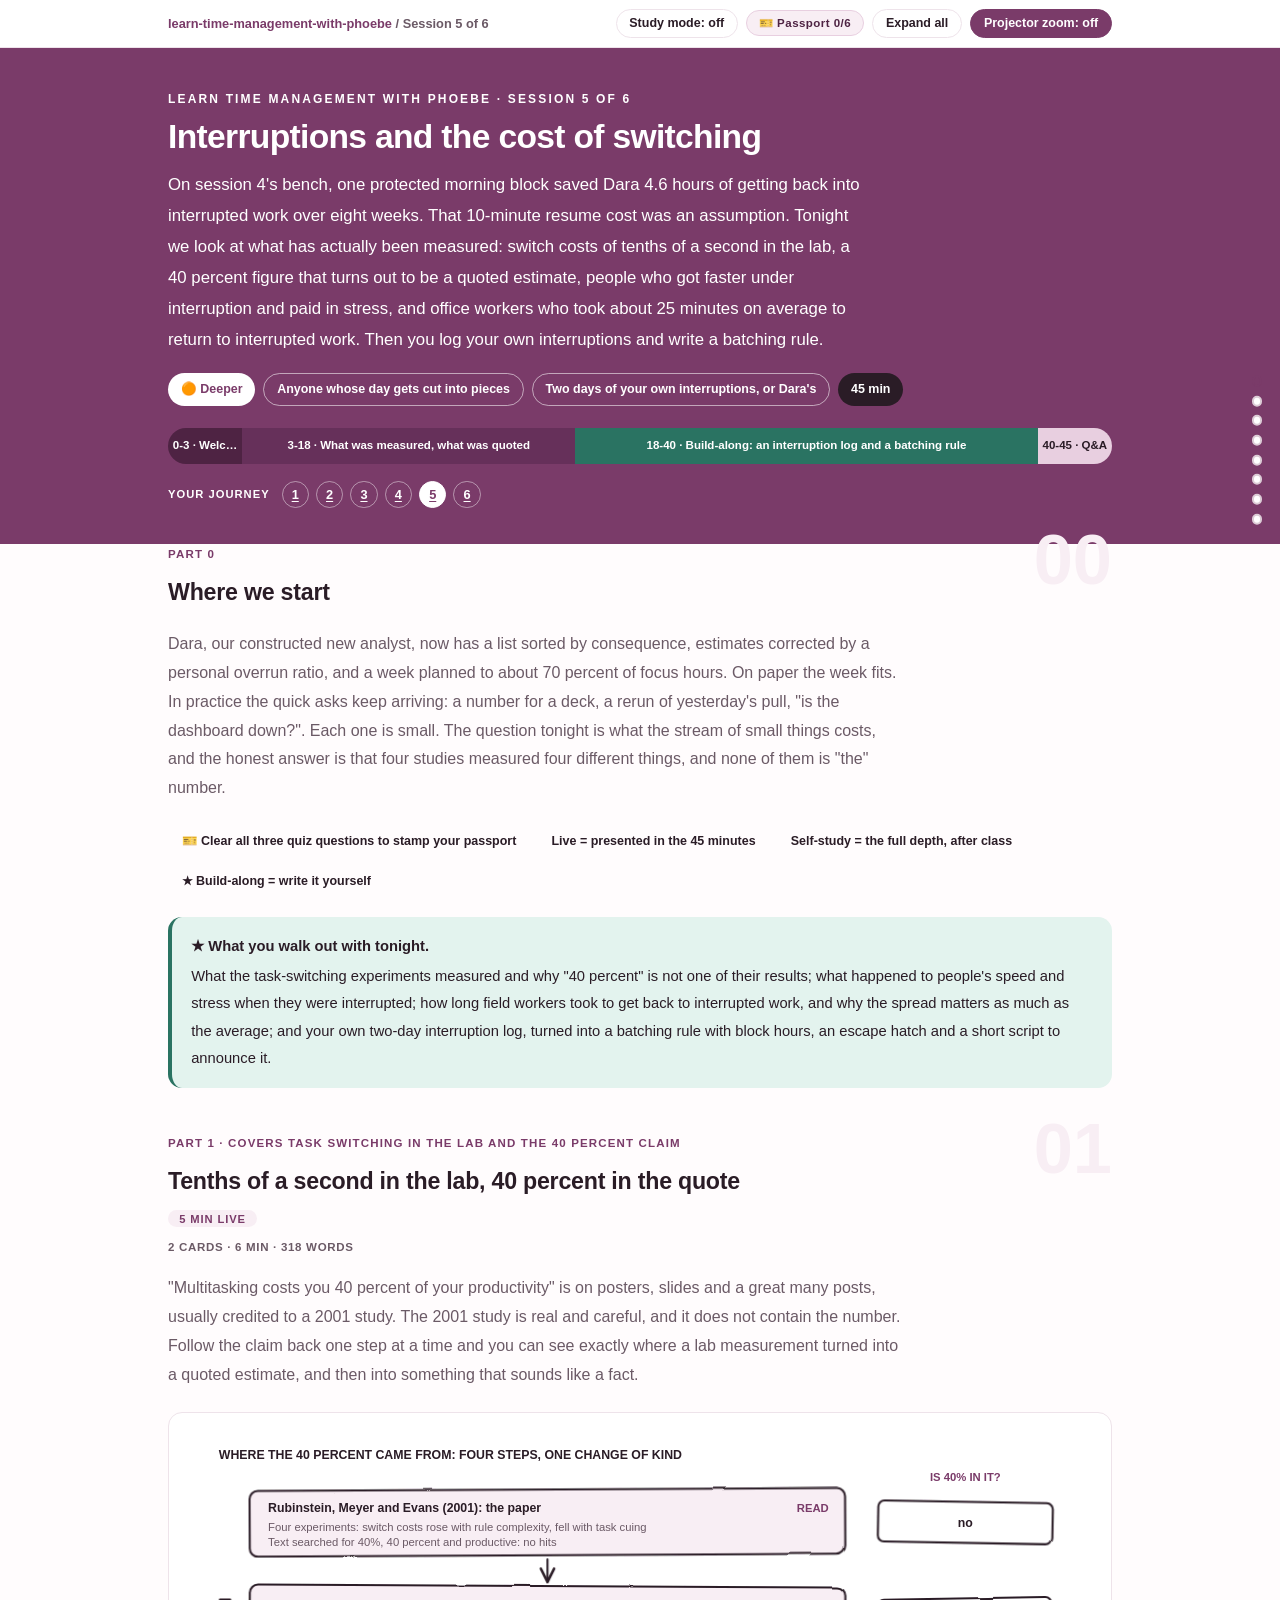
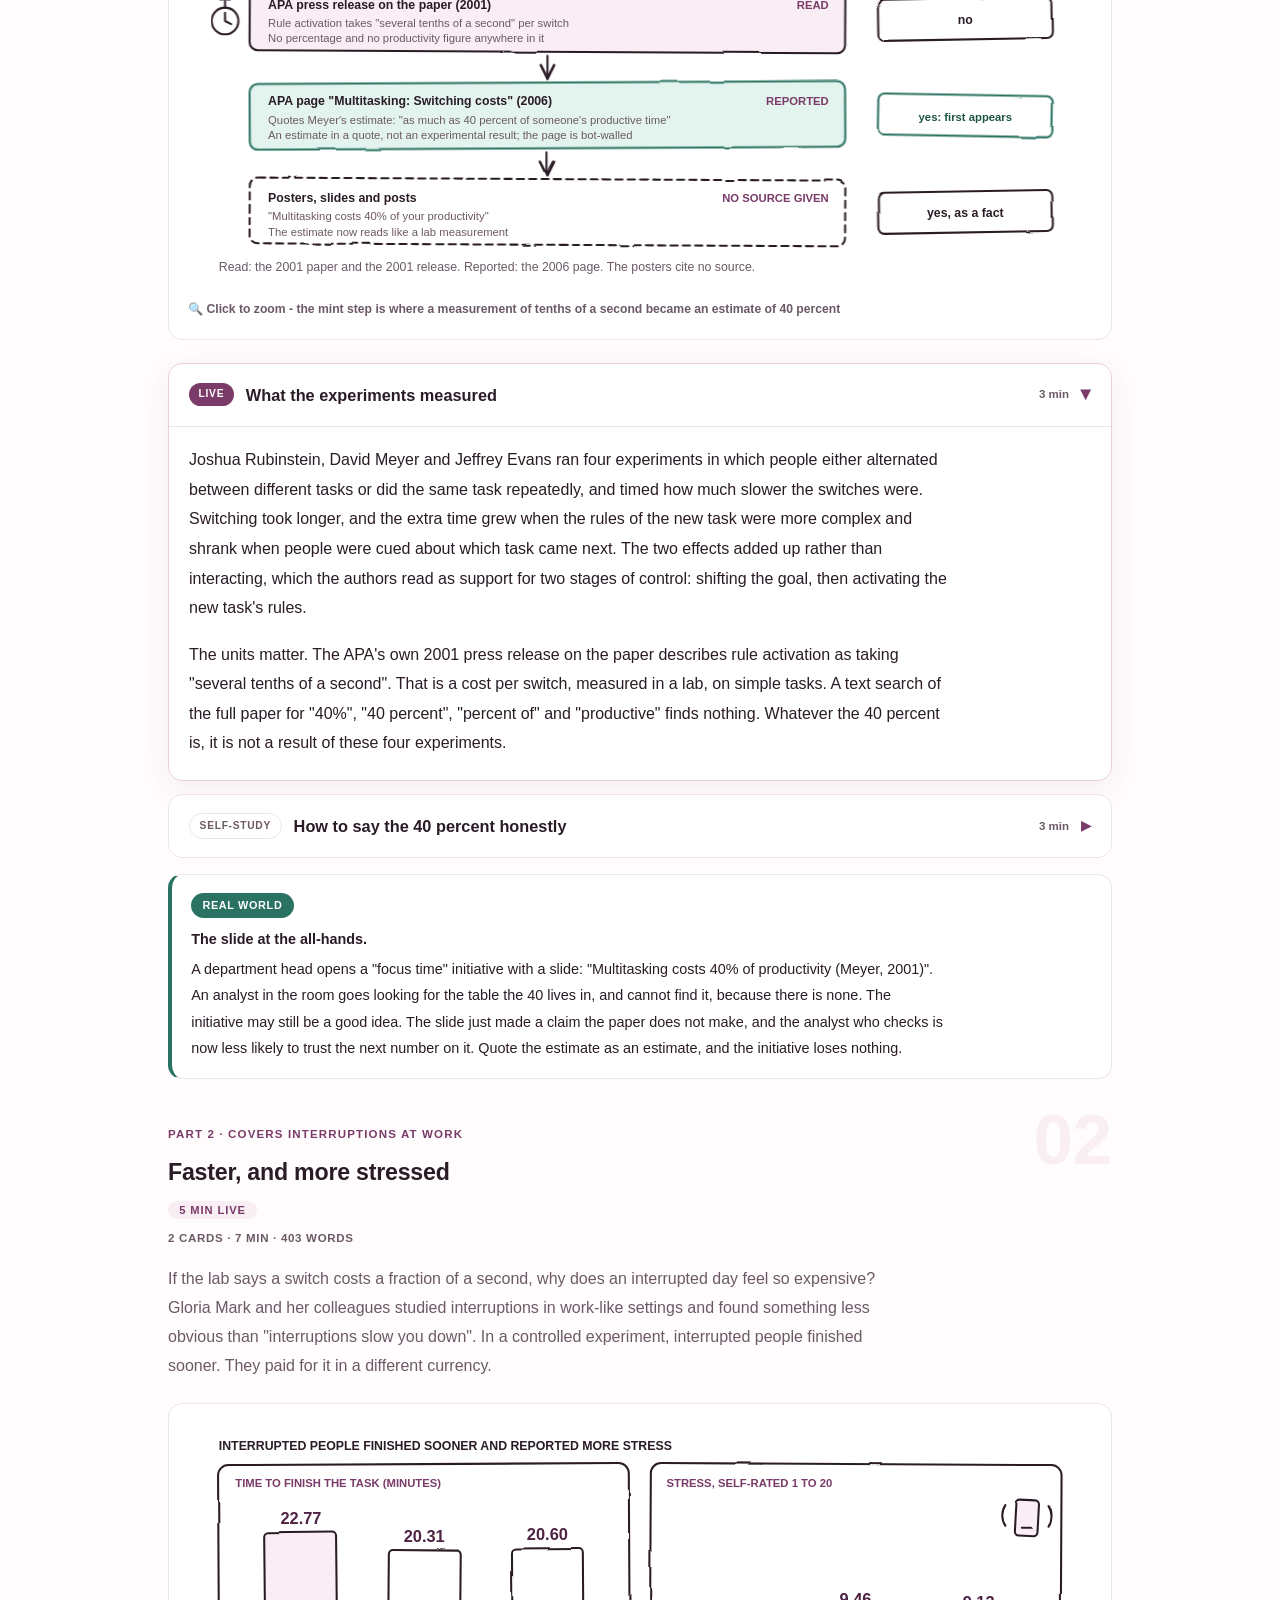
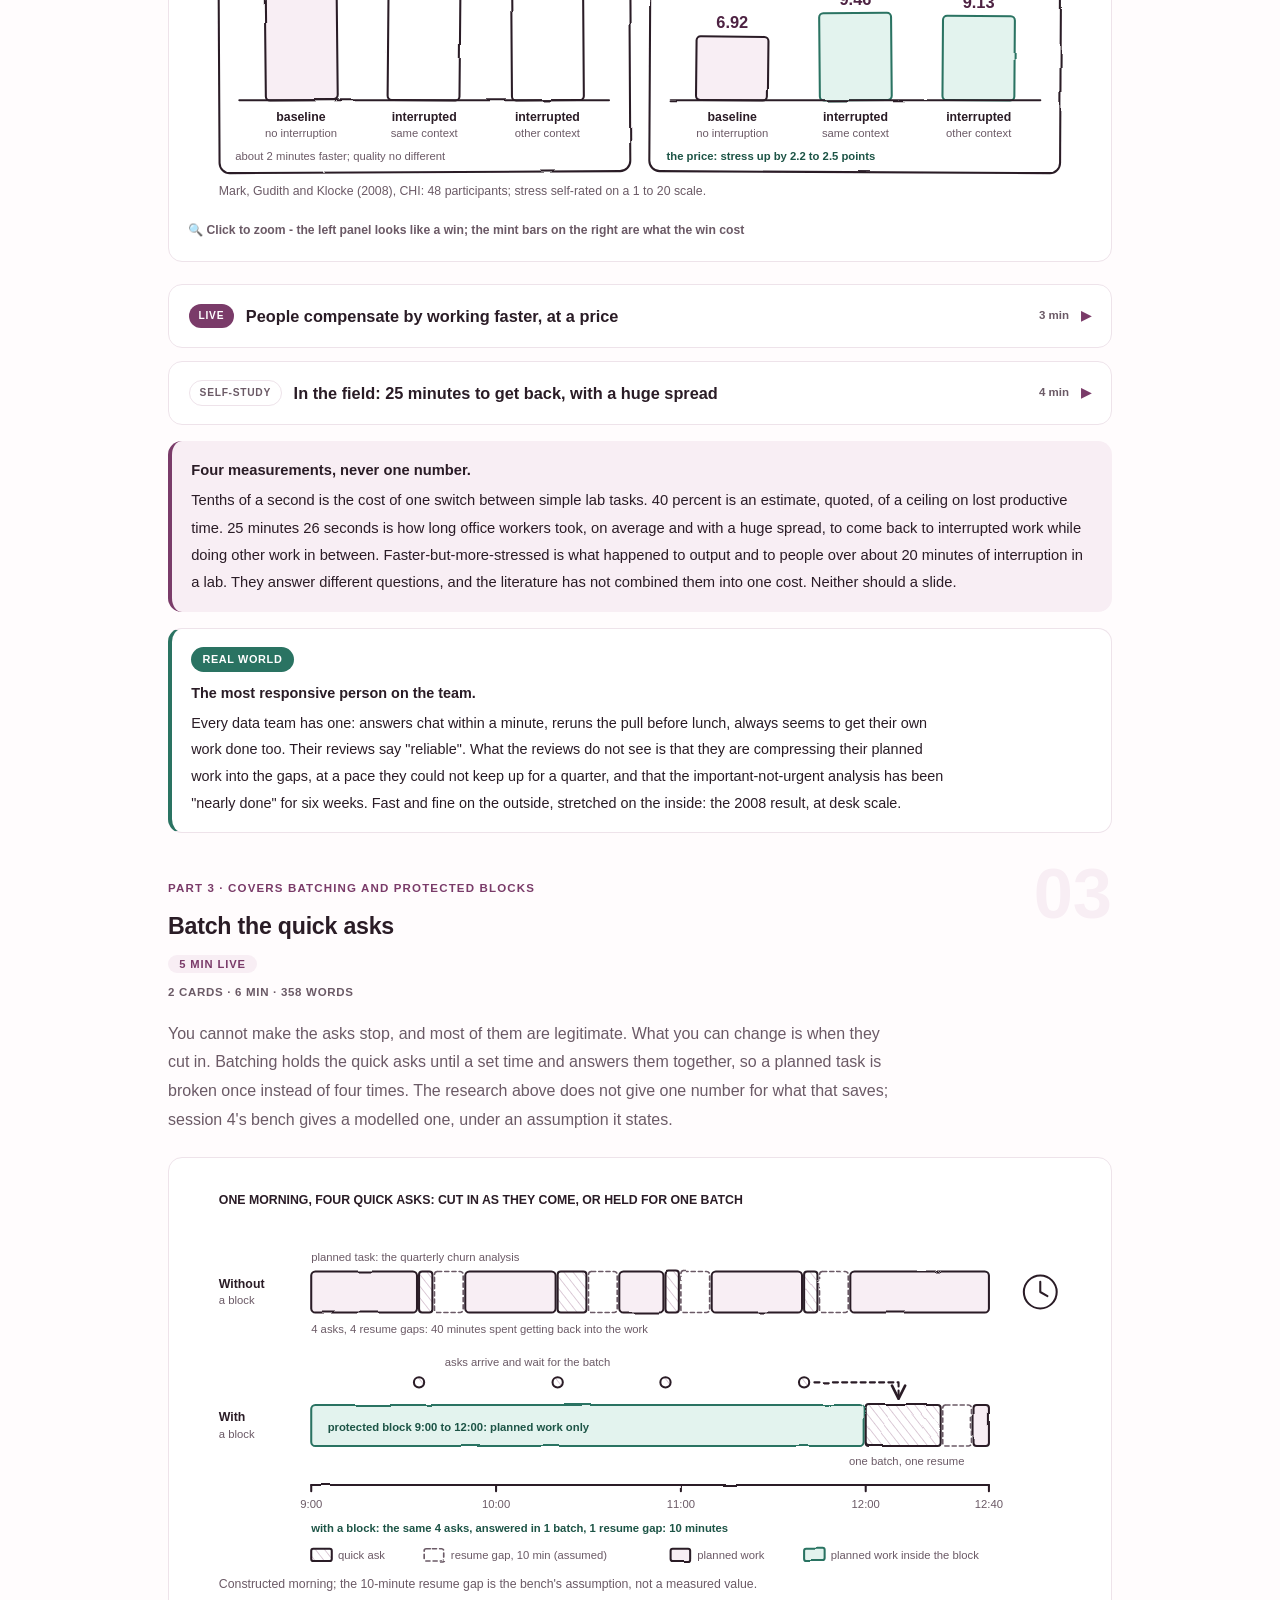
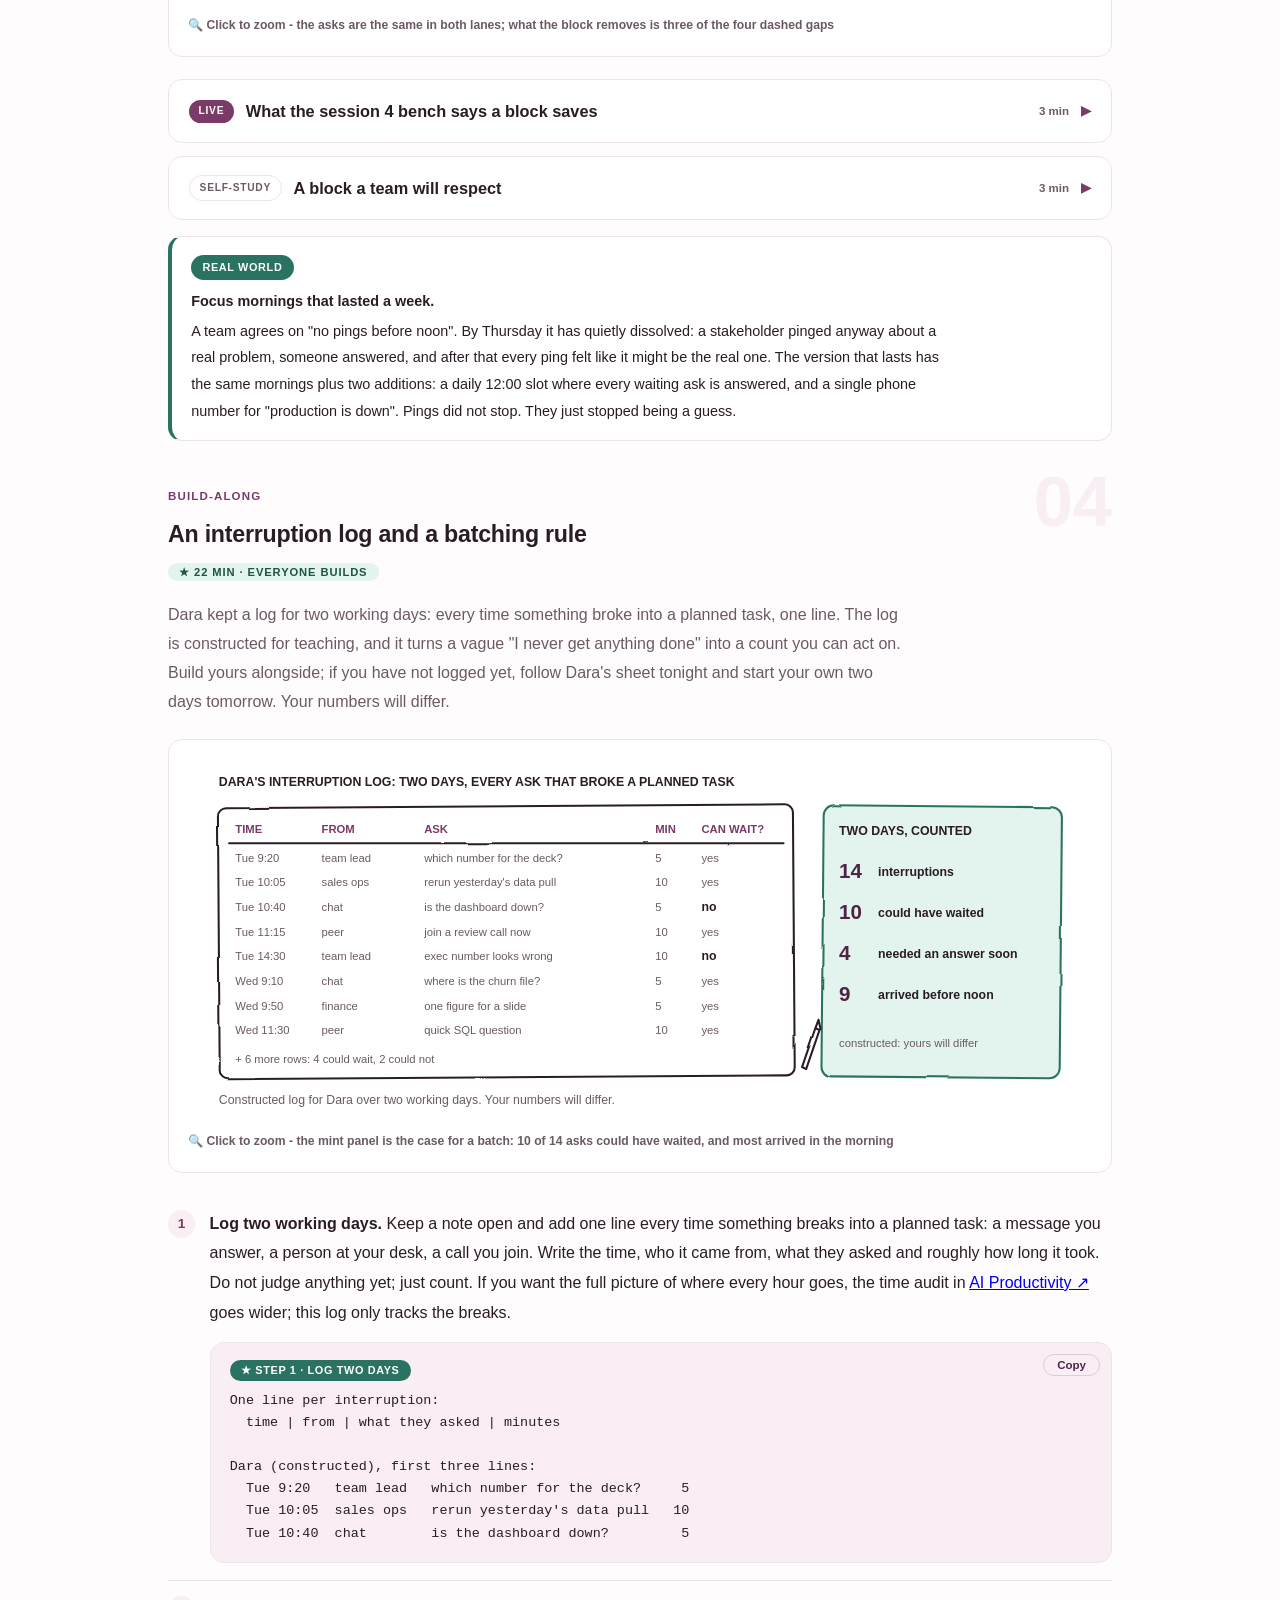
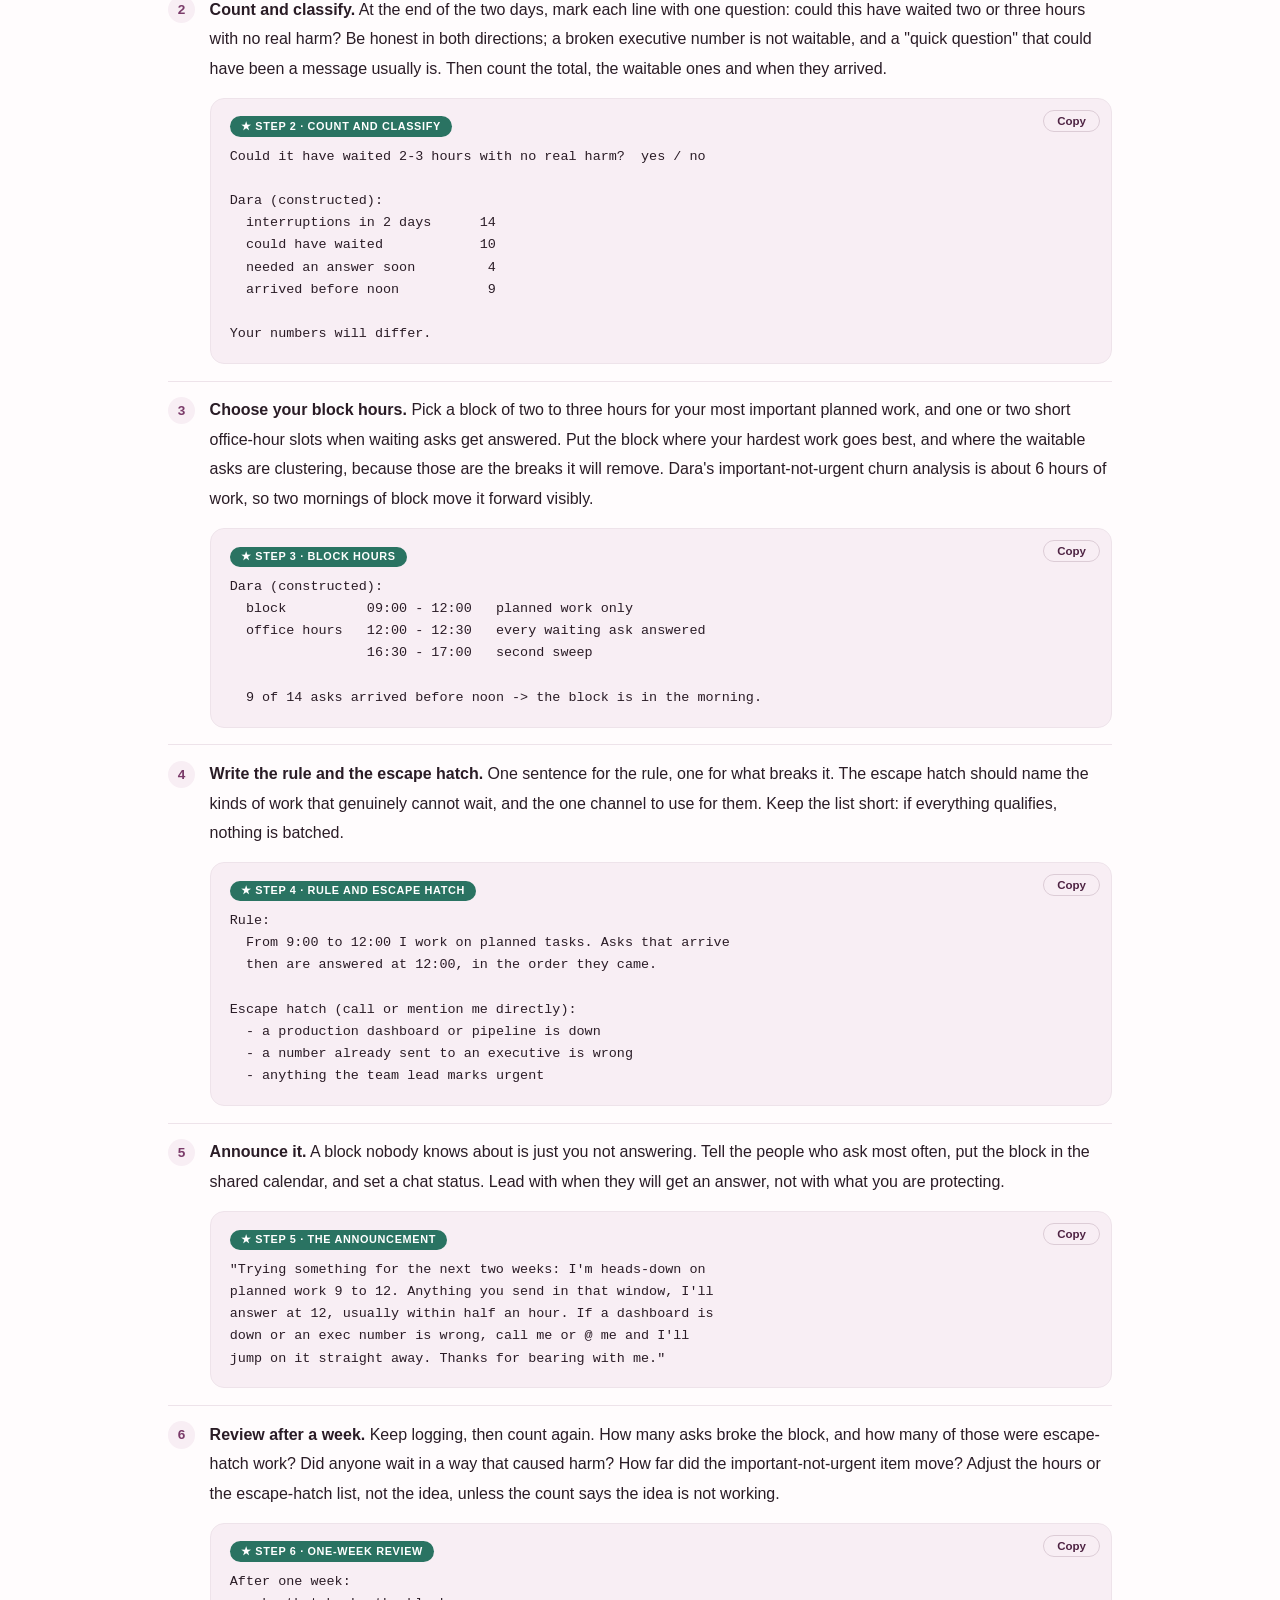
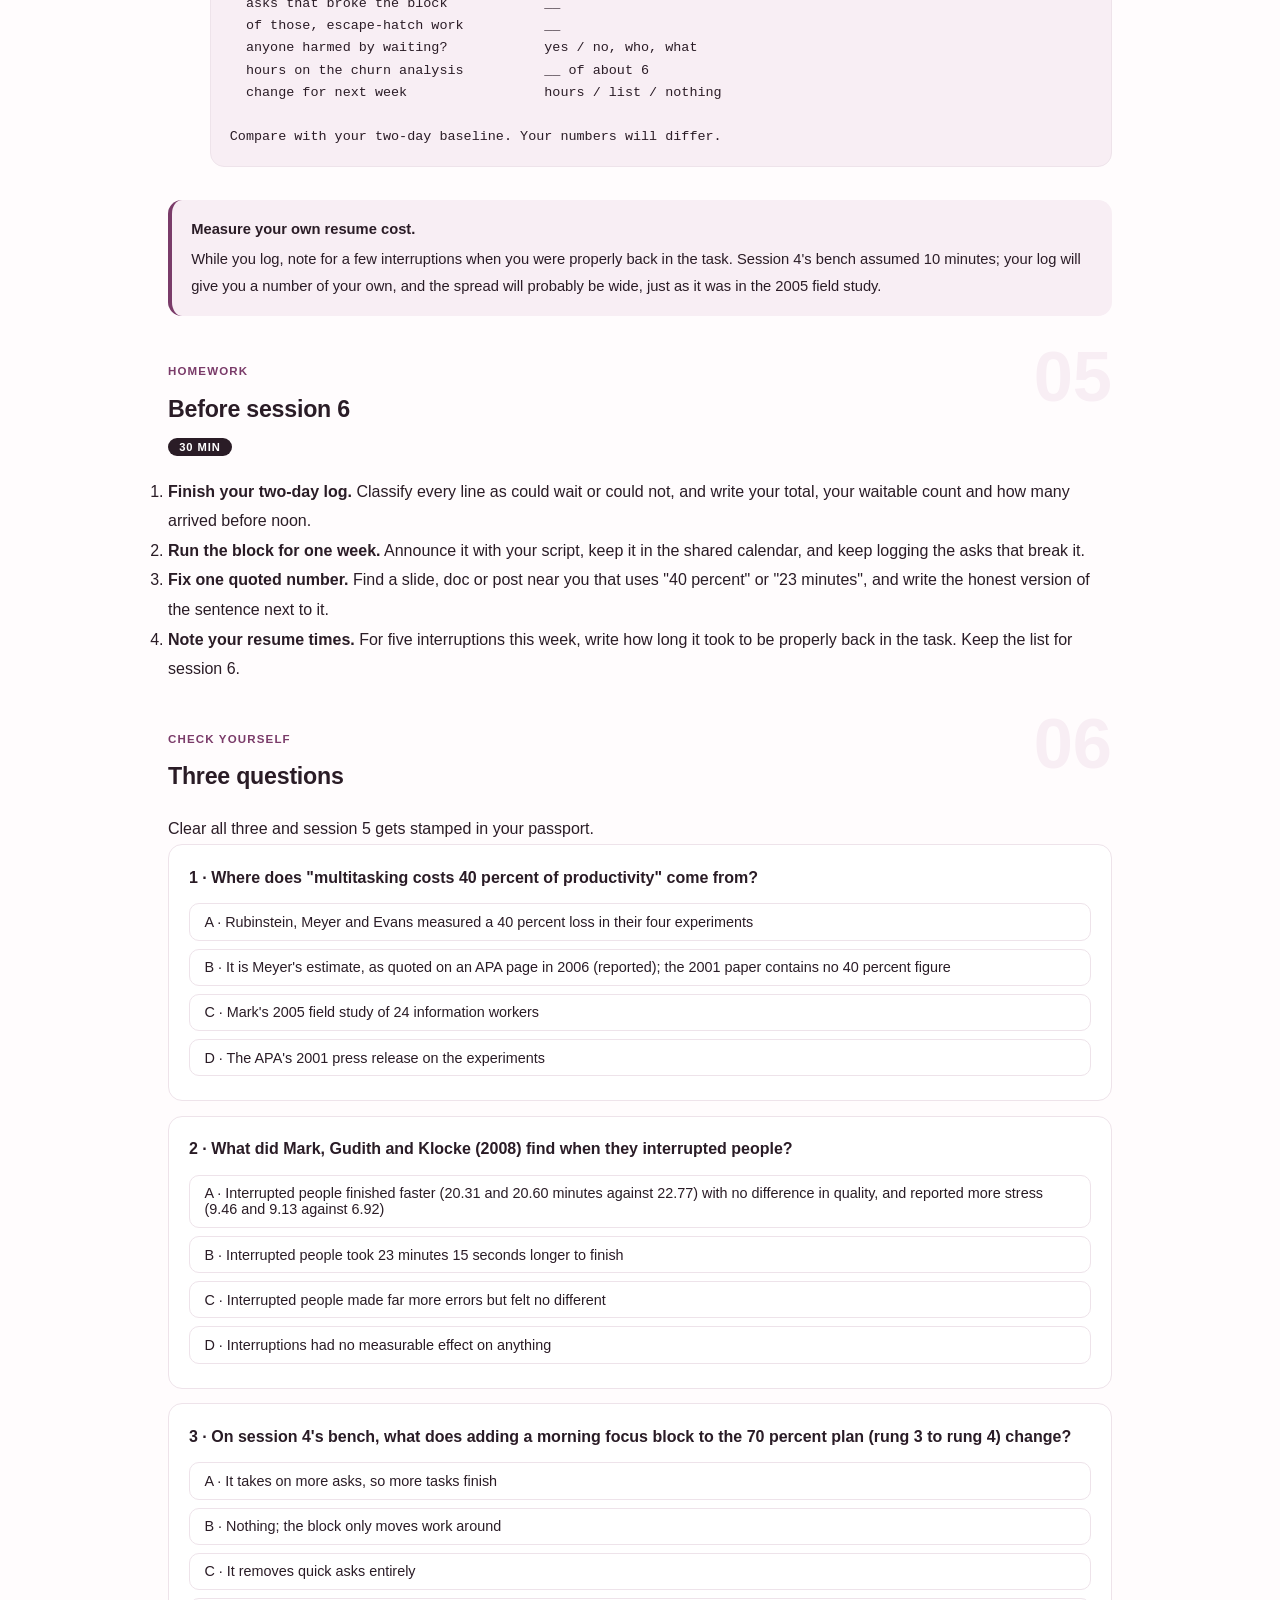
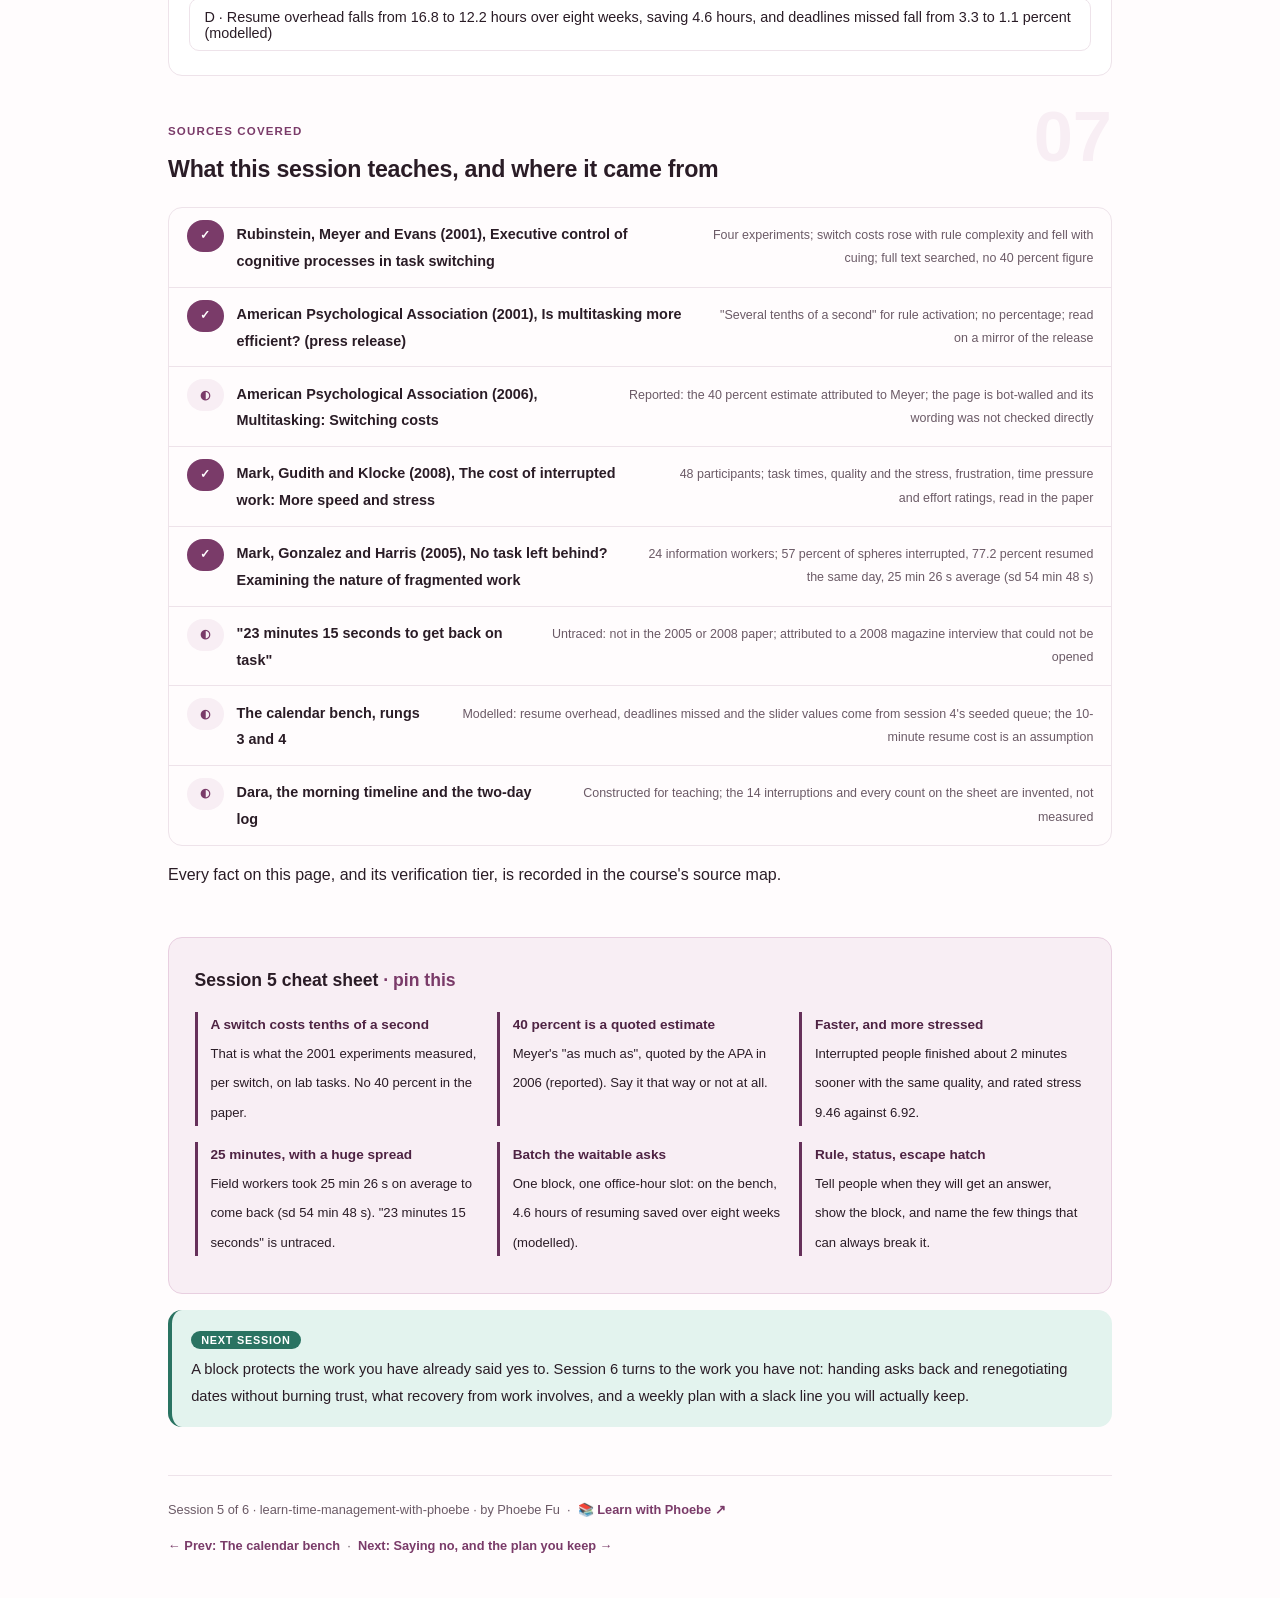
<file: courses/05-interruptions-and-switching.html>
<!DOCTYPE html>
<html lang="en">
<head>
<meta charset="UTF-8">
<meta name="viewport" content="width=device-width, initial-scale=1.0">
<!-- social:start -->
<meta name="description" content="Session 5 of 6. Task switching costs tenths of a second per switch in the lab; the famous 40 percent is an estimate quoted by the APA. Interrupted people worked faster and reported more stress, and field workers took 25 minutes on average to get back to interrupted work. Then build an interruption log and a batching rule your team can respect.">
<meta property="og:type" content="article">
<meta property="og:site_name" content="Learn with Phoebe">
<meta property="og:title" content="Interruptions and the cost of switching - learn time management with phoebe">
<meta property="og:description" content="Session 5 of 6. What the switching studies measured, where 40 percent and 23 minutes come from, and a batching rule with an escape hatch.">
<meta property="og:url" content="https://phoebefu6.github.io/learn-time-management-with-phoebe/courses/05-interruptions-and-switching.html">
<meta property="og:image" content="https://phoebefu6.github.io/learn-time-management-with-phoebe/assets/og-cover.png">
<meta property="og:image:width" content="1200">
<meta property="og:image:height" content="630">
<meta name="twitter:card" content="summary_large_image">
<meta name="twitter:title" content="Interruptions and the cost of switching - learn time management with phoebe">
<meta name="twitter:description" content="Session 5 of 6. Tenths of a second in the lab, 40 percent in the quote, and how to batch the quick asks.">
<meta name="twitter:image" content="https://phoebefu6.github.io/learn-time-management-with-phoebe/assets/og-cover.png">
<!-- social:end -->
<title>Session 5 · Interruptions and the cost of switching - learn time management with phoebe</title>
<link rel="stylesheet" href="../assets/style.css?v=19">
</head>
<body>

<div class="toolbar">
  <div class="wrap">
    <span class="crumb"><a href="../index.html">learn-time-management-with-phoebe</a> / Session 5 of 6</span>
    <button class="btn" id="toggle-all" type="button">Expand all</button>
    <button class="btn primary" id="zoom-toggle" type="button">Projector zoom: off</button>
  </div>
</div>

<header class="masthead">
  <div class="wrap">
    <div class="eyebrow">Learn Time Management with Phoebe · Session 5 of 6</div>
    <h1>Interruptions and the cost of <span class="accent">switching</span></h1>
    <p class="sub">On session 4's bench, one protected morning block saved Dara 4.6 hours of getting back into interrupted work over eight weeks. That 10-minute resume cost was an assumption. Tonight we look at what has actually been measured: switch costs of tenths of a second in the lab, a 40 percent figure that turns out to be a quoted estimate, people who got faster under interruption and paid in stress, and office workers who took about 25 minutes on average to return to interrupted work. Then you log your own interruptions and write a batching rule.</p>
    <div class="chip-row">
      <span class="chip level">🟠 Deeper</span>
      <span class="chip audience">Anyone whose day gets cut into pieces</span>
      <span class="chip audience">Two days of your own interruptions, or Dara's</span>
      <span class="chip time">45 min</span>
    </div>
    <div class="agenda">
      <span class="a1" style="flex:1">0-3 · Welcome</span>
      <span class="a2" style="flex:5">3-18 · What was measured, what was quoted</span>
      <span class="a3" style="flex:7">18-40 · Build-along: an interruption log and a batching rule</span>
      <span class="a4" style="flex:1">40-45 · Q&amp;A</span>
    </div>
  </div>
</header>

<main class="wrap">

  <section class="section" id="intro">
    <div class="section-kicker">
      <span class="klabel">Part 0</span>
      <h2>Where we start</h2>
    </div>
    <p class="lede">Dara, our constructed new analyst, now has a list sorted by consequence, estimates corrected by a personal overrun ratio, and a week planned to about 70 percent of focus hours. On paper the week fits. In practice the quick asks keep arriving: a number for a deck, a rerun of yesterday's pull, "is the dashboard down?". Each one is small. The question tonight is what the stream of small things costs, and the honest answer is that four studies measured four different things, and none of them is "the" number.</p>

    <div class="legend">
      <span class="pill">🎫 Clear all three quiz questions to stamp your passport</span>
      <span class="pill">Live = presented in the 45 minutes</span>
      <span class="pill">Self-study = the full depth, after class</span>
      <span class="pill">★ Build-along = write it yourself</span>
    </div>

    <div class="callout win">
      <p><strong>★ What you walk out with tonight.</strong> What the task-switching experiments measured and why "40 percent" is not one of their results; what happened to people's speed and stress when they were interrupted; how long field workers took to get back to interrupted work, and why the spread matters as much as the average; and your own two-day interruption log, turned into a batching rule with block hours, an escape hatch and a short script to announce it.</p>
    </div>
  </section>

  <section class="section" id="part-1">
    <div class="section-kicker">
      <span class="klabel">Part 1 · covers task switching in the lab and the 40 percent claim</span>
      <h2>Tenths of a second in the lab, 40 percent in the quote</h2>
      <span class="tag concept">5 min live</span>
    </div>
    <p class="lede">"Multitasking costs you 40 percent of your productivity" is on posters, slides and a great many posts, usually credited to a 2001 study. The 2001 study is real and careful, and it does not contain the number. Follow the claim back one step at a time and you can see exactly where a lab measurement turned into a quoted estimate, and then into something that sounds like a fact.</p>

    <figure class="zoomable">
      <svg viewBox="0 0 880 444" xmlns="http://www.w3.org/2000/svg" role="img" aria-label="A four-step chain from top to bottom. Step 1, Rubinstein, Meyer and Evans 2001: four experiments, switch costs rose with rule complexity and fell with task cuing; a text search finds no 40 percent. Step 2, the APA 2001 press release: several tenths of a second per switch, no percentage. Step 3, highlighted in mint, the APA 2006 page quoting Meyer's estimate of as much as 40 percent of productive time, reported. Step 4, posters saying multitasking costs 40 percent. A right column marks whether 40 percent appears: no, no, yes first appears, yes as a fact.">
        <defs>
          <filter id="s5aSk" x="-3%" y="-3%" width="106%" height="106%"><feTurbulence type="fractalNoise" baseFrequency="0.02" numOctaves="2" seed="51" result="n"/><feDisplacementMap in="SourceGraphic" in2="n" scale="2.4" xChannelSelector="R" yChannelSelector="G"/></filter>
          <marker id="s5aAr" viewBox="0 0 10 10" refX="9" refY="5" markerWidth="8" markerHeight="8" orient="auto"><path d="M1 1 L9 5 L1 9" fill="none" stroke="#2A1C26" stroke-width="1.6" stroke-linecap="round"/></marker>
        </defs>
        <style>
          .s5aH { font: 800 12px Inter, sans-serif; fill: #2A1C26; }
          .s5aL { font: 600 12px Inter, sans-serif; fill: #2A1C26; }
          .s5aS { font: 400 11px Inter, sans-serif; fill: #6B5A66; }
          .s5aB { font: 800 11px Inter, sans-serif; fill: #1D5446; }
          .s5aA { font: 700 11px Inter, sans-serif; fill: #7A3B69; }
          .s5aN { font: 400 12px Inter, sans-serif; fill: #6B5A66; }
        </style>

        <text class="s5aH" x="30" y="26">WHERE THE 40 PERCENT CAME FROM: FOUR STEPS, ONE CHANGE OF KIND</text>

        <g filter="url(#s5aSk)" fill="none" stroke="#2A1C26" stroke-width="2" stroke-linecap="round" stroke-linejoin="round">
          <rect x="60" y="56" width="580" height="64" rx="8" transform="rotate(-0.3 350 88)" fill="#F8EEF4"/>
          <rect x="60" y="150" width="580" height="64" rx="8" transform="rotate(0.3 350 182)" fill="#F8EEF4"/>
          <rect x="60" y="244" width="580" height="64" rx="8" transform="rotate(-0.3 350 276)" fill="#E3F3EE" stroke="#2A7362"/>
          <rect x="60" y="338" width="580" height="64" rx="8" transform="rotate(0.3 350 370)" fill="#FFFFFF" stroke-dasharray="7 5"/>
          <path d="M350 124 L350 146" marker-end="url(#s5aAr)"/>
          <path d="M350 218 L350 240" marker-end="url(#s5aAr)"/>
          <path d="M350 312 L350 334" marker-end="url(#s5aAr)"/>
          <rect x="672" y="68" width="170" height="40" rx="6" transform="rotate(1 757 88)" fill="#FFFFFF"/>
          <rect x="672" y="162" width="170" height="40" rx="6" transform="rotate(-1 757 182)" fill="#FFFFFF"/>
          <rect x="672" y="256" width="170" height="40" rx="6" transform="rotate(1 757 276)" fill="#FFFFFF" stroke="#2A7362"/>
          <rect x="672" y="350" width="170" height="40" rx="6" transform="rotate(-1 757 370)" fill="#FFFFFF"/>
          <circle cx="36" cy="184" r="13" fill="#FFFFFF"/>
          <path d="M36 171 L36 165 M31 163 L41 163 M36 184 L36 176 M36 184 L42 187"/>
        </g>

        <text class="s5aA" x="757" y="48" text-anchor="middle">IS 40% IN IT?</text>

        <text class="s5aL" x="78" y="78">Rubinstein, Meyer and Evans (2001): the paper</text>
        <text class="s5aA" x="624" y="78" text-anchor="end">READ</text>
        <text class="s5aS" x="78" y="96">Four experiments: switch costs rose with rule complexity, fell with task cuing</text>
        <text class="s5aS" x="78" y="111">Text searched for 40%, 40 percent and productive: no hits</text>
        <text class="s5aL" x="757" y="93" text-anchor="middle">no</text>

        <text class="s5aL" x="78" y="172">APA press release on the paper (2001)</text>
        <text class="s5aA" x="624" y="172" text-anchor="end">READ</text>
        <text class="s5aS" x="78" y="190">Rule activation takes "several tenths of a second" per switch</text>
        <text class="s5aS" x="78" y="205">No percentage and no productivity figure anywhere in it</text>
        <text class="s5aL" x="757" y="187" text-anchor="middle">no</text>

        <text class="s5aL" x="78" y="266">APA page "Multitasking: Switching costs" (2006)</text>
        <text class="s5aA" x="624" y="266" text-anchor="end">REPORTED</text>
        <text class="s5aS" x="78" y="284">Quotes Meyer's estimate: "as much as 40 percent of someone's productive time"</text>
        <text class="s5aS" x="78" y="299">An estimate in a quote, not an experimental result; the page is bot-walled</text>
        <text class="s5aB" x="757" y="281" text-anchor="middle">yes: first appears</text>

        <text class="s5aL" x="78" y="360">Posters, slides and posts</text>
        <text class="s5aA" x="624" y="360" text-anchor="end">NO SOURCE GIVEN</text>
        <text class="s5aS" x="78" y="378">"Multitasking costs 40% of your productivity"</text>
        <text class="s5aS" x="78" y="393">The estimate now reads like a lab measurement</text>
        <text class="s5aL" x="757" y="375" text-anchor="middle">yes, as a fact</text>

        <text class="s5aN" x="30" y="428">Read: the 2001 paper and the 2001 release. Reported: the 2006 page. The posters cite no source.</text>
      </svg>
      <figcaption>🔍 Click to zoom - the mint step is where a measurement of tenths of a second became an estimate of 40 percent</figcaption>
    </figure>

    <details class="card" open>
      <summary><span class="mode live">Live</span>What the experiments measured<span class="mini">3 min</span><span class="caret">▶</span></summary>
      <div class="body">
        <p>Joshua Rubinstein, David Meyer and Jeffrey Evans ran four experiments in which people either alternated between different tasks or did the same task repeatedly, and timed how much slower the switches were. Switching took longer, and the extra time grew when the rules of the new task were more complex and shrank when people were cued about which task came next. The two effects added up rather than interacting, which the authors read as support for two stages of control: shifting the goal, then activating the new task's rules.</p>
        <p>The units matter. The APA's own 2001 press release on the paper describes rule activation as taking "several tenths of a second". That is a cost per switch, measured in a lab, on simple tasks. A text search of the full paper for "40%", "40 percent", "percent of" and "productive" finds nothing. Whatever the 40 percent is, it is not a result of these four experiments.</p>
      </div>
    </details>

    <details class="card">
      <summary><span class="mode self">Self-study</span>How to say the 40 percent honestly<span class="mini">3 min</span><span class="caret">▶</span></summary>
      <div class="body">
        <p>The figure is reported to come from an APA page titled "Multitasking: Switching costs" (2006), which says Meyer has estimated that shifting between tasks "can cost as much as 40 percent of someone's productive time". That page sits behind a bot wall and could not be read directly, so the wording here is reported, not checked. Three things are worth keeping straight: it is an estimate, it is a ceiling ("as much as"), and it is one researcher's judgement quoted in an article, not a measured outcome. How the estimate was derived is not stated in anything read for this page.</p>
        <p>An honest sentence you can reuse: "David Meyer, one of the authors of a 2001 task-switching study, has estimated, as quoted by the APA, that switching can cost as much as 40 percent of productive time. The experiments themselves measured costs of tenths of a second per switch." That sentence is longer than the poster, and every part of it is true.</p>
      </div>
    </details>

    <div class="callout example">
      <span class="ex-pill">Real world</span>
      <p><strong>The slide at the all-hands.</strong> A department head opens a "focus time" initiative with a slide: "Multitasking costs 40% of productivity (Meyer, 2001)". An analyst in the room goes looking for the table the 40 lives in, and cannot find it, because there is none. The initiative may still be a good idea. The slide just made a claim the paper does not make, and the analyst who checks is now less likely to trust the next number on it. Quote the estimate as an estimate, and the initiative loses nothing.</p>
    </div>
  </section>

  <section class="section" id="part-2">
    <div class="section-kicker">
      <span class="klabel">Part 2 · covers interruptions at work</span>
      <h2>Faster, and more stressed</h2>
      <span class="tag concept">5 min live</span>
    </div>
    <p class="lede">If the lab says a switch costs a fraction of a second, why does an interrupted day feel so expensive? Gloria Mark and her colleagues studied interruptions in work-like settings and found something less obvious than "interruptions slow you down". In a controlled experiment, interrupted people finished sooner. They paid for it in a different currency.</p>

    <figure class="zoomable">
      <svg viewBox="0 0 880 376" xmlns="http://www.w3.org/2000/svg" role="img" aria-label="Two bar panels from Mark, Gudith and Klocke 2008, 48 participants. Left, time to finish the task in minutes: baseline 22.77, interrupted same context 20.31, interrupted other context 20.60; about 2 minutes faster, quality no different. Right, stress self-rated on a 1 to 20 scale: baseline 6.92, interrupted same context 9.46, interrupted other context 9.13, both interrupted bars in mint.">
        <defs>
          <filter id="s5bSk" x="-3%" y="-3%" width="106%" height="106%"><feTurbulence type="fractalNoise" baseFrequency="0.02" numOctaves="2" seed="58" result="n"/><feDisplacementMap in="SourceGraphic" in2="n" scale="2.4" xChannelSelector="R" yChannelSelector="G"/></filter>
        </defs>
        <style>
          .s5bH { font: 800 12px Inter, sans-serif; fill: #2A1C26; }
          .s5bL { font: 600 12px Inter, sans-serif; fill: #2A1C26; }
          .s5bS { font: 400 11px Inter, sans-serif; fill: #6B5A66; }
          .s5bB { font: 800 11px Inter, sans-serif; fill: #1D5446; }
          .s5bV { font: 800 16px Inter, sans-serif; fill: #4E2343; }
          .s5bA { font: 700 11px Inter, sans-serif; fill: #7A3B69; }
          .s5bN { font: 400 12px Inter, sans-serif; fill: #6B5A66; }
        </style>

        <text class="s5bH" x="30" y="26">INTERRUPTED PEOPLE FINISHED SOONER AND REPORTED MORE STRESS</text>

        <g filter="url(#s5bSk)" fill="none" stroke="#2A1C26" stroke-width="2" stroke-linecap="round" stroke-linejoin="round">
          <rect x="30" y="40" width="400" height="300" rx="10" transform="rotate(-0.3 230 190)" fill="#FFFFFF"/>
          <rect x="450" y="40" width="400" height="300" rx="10" transform="rotate(0.3 650 190)" fill="#FFFFFF"/>
          <rect x="75" y="106" width="70" height="164" rx="4" transform="rotate(-0.6 110 188)" fill="#F8EEF4"/>
          <rect x="195" y="124" width="70" height="146" rx="4" transform="rotate(0.5 230 197)" fill="#FFFFFF"/>
          <rect x="315" y="122" width="70" height="148" rx="4" transform="rotate(-0.4 350 196)" fill="#FFFFFF"/>
          <path d="M50 270 L410 270"/>
          <rect x="495" y="208" width="70" height="62" rx="4" transform="rotate(0.6 530 239)" fill="#F8EEF4"/>
          <rect x="615" y="185" width="70" height="85" rx="4" transform="rotate(-0.5 650 227)" fill="#E3F3EE" stroke="#2A7362"/>
          <rect x="735" y="188" width="70" height="82" rx="4" transform="rotate(0.4 770 229)" fill="#E3F3EE" stroke="#2A7362"/>
          <path d="M470 270 L830 270"/>
          <rect x="806" y="74" width="22" height="36" rx="4" transform="rotate(3 817 92)" fill="#F8EEF4"/>
          <path d="M812 102 L822 102 M796 80 C792 86 792 94 796 100 M838 80 C842 86 842 94 838 100"/>
        </g>

        <text class="s5bA" x="46" y="62">TIME TO FINISH THE TASK (MINUTES)</text>
        <text class="s5bA" x="466" y="62">STRESS, SELF-RATED 1 TO 20</text>

        <text class="s5bV" x="110" y="98" text-anchor="middle">22.77</text>
        <text class="s5bV" x="230" y="116" text-anchor="middle">20.31</text>
        <text class="s5bV" x="350" y="114" text-anchor="middle">20.60</text>
        <text class="s5bV" x="530" y="200" text-anchor="middle">6.92</text>
        <text class="s5bV" x="650" y="177" text-anchor="middle">9.46</text>
        <text class="s5bV" x="770" y="180" text-anchor="middle">9.13</text>

        <text class="s5bL" x="110" y="290" text-anchor="middle">baseline</text>
        <text class="s5bS" x="110" y="306" text-anchor="middle">no interruption</text>
        <text class="s5bL" x="230" y="290" text-anchor="middle">interrupted</text>
        <text class="s5bS" x="230" y="306" text-anchor="middle">same context</text>
        <text class="s5bL" x="350" y="290" text-anchor="middle">interrupted</text>
        <text class="s5bS" x="350" y="306" text-anchor="middle">other context</text>
        <text class="s5bL" x="530" y="290" text-anchor="middle">baseline</text>
        <text class="s5bS" x="530" y="306" text-anchor="middle">no interruption</text>
        <text class="s5bL" x="650" y="290" text-anchor="middle">interrupted</text>
        <text class="s5bS" x="650" y="306" text-anchor="middle">same context</text>
        <text class="s5bL" x="770" y="290" text-anchor="middle">interrupted</text>
        <text class="s5bS" x="770" y="306" text-anchor="middle">other context</text>

        <text class="s5bS" x="46" y="328">about 2 minutes faster; quality no different</text>
        <text class="s5bB" x="466" y="328">the price: stress up by 2.2 to 2.5 points</text>

        <text class="s5bN" x="30" y="362">Mark, Gudith and Klocke (2008), CHI: 48 participants; stress self-rated on a 1 to 20 scale.</text>
      </svg>
      <figcaption>🔍 Click to zoom - the left panel looks like a win; the mint bars on the right are what the win cost</figcaption>
    </figure>

    <details class="card">
      <summary><span class="mode live">Live</span>People compensate by working faster, at a price<span class="mini">3 min</span><span class="caret">▶</span></summary>
      <div class="body">
        <p>Mark, Gudith and Klocke (2008) gave 48 participants a work task and interrupted some of them. Interrupted people finished in 20.31 minutes (interruptions on the same topic) or 20.60 minutes (a different topic), against 22.77 minutes with no interruptions, and the quality of their work was no different. In their words, "people compensate for interruptions by working faster, but this comes at a price: experiencing more stress, higher frustration, time pressure and effort."</p>
        <p>On a 1 to 20 scale, stress went from 6.92 at baseline to 9.46 and 9.13 when interrupted, and the authors report the rise after only about 20 minutes of interrupted work. Whether the interruption was on the same topic or a different one made no real difference. So the cost of an interrupted hour may not show up in the output at all. It shows up in the person, and in how long they can keep working that way. The body side of stress, sleep and recovery is for the courses linked from the <a href="https://phoebefu6.github.io/learn-with-phoebe/">hub ↗</a>; here it is a workload signal.</p>
      </div>
    </details>

    <details class="card">
      <summary><span class="mode self">Self-study</span>In the field: 25 minutes to get back, with a huge spread<span class="mini">4 min</span><span class="caret">▶</span></summary>
      <div class="body">
        <p>Three years earlier, Mark, Gonzalez and Harris (2005) observed 24 information workers in detail. They counted work in "working spheres", units of work bigger than a single task, roughly a project or a responsibility. 57 percent of working spheres were interrupted. 77.2 percent of interrupted work was resumed on the same day, and resuming took on average 25 minutes 26 seconds, with a standard deviation of 54 minutes 48 seconds. Before getting back, people worked in an average of 2.26 other spheres. Left alone, they spent about 11 minutes in a sphere before switching.</p>
        <p>Read the spread before the average. A standard deviation more than twice the mean says most returns were much quicker than 25 minutes and a few took hours; the average is pulled up by the long ones. It also measures time until the person came back, not time lost: much of those 25 minutes went on other real work in those 2.26 other spheres.</p>
        <p>The figure that circulates widely, "23 minutes and 15 seconds to get back on task", is not in the 2005 paper or the 2008 paper; both were checked. It is attributed to a 2008 magazine interview with Mark that could not be opened, so it could not be traced to a paper. If you need a number, use 25 minutes 26 seconds from 2005, and say what it measured.</p>
      </div>
    </details>

    <div class="callout tip">
      <p><strong>Four measurements, never one number.</strong> Tenths of a second is the cost of one switch between simple lab tasks. 40 percent is an estimate, quoted, of a ceiling on lost productive time. 25 minutes 26 seconds is how long office workers took, on average and with a huge spread, to come back to interrupted work while doing other work in between. Faster-but-more-stressed is what happened to output and to people over about 20 minutes of interruption in a lab. They answer different questions, and the literature has not combined them into one cost. Neither should a slide.</p>
    </div>

    <div class="callout example">
      <span class="ex-pill">Real world</span>
      <p><strong>The most responsive person on the team.</strong> Every data team has one: answers chat within a minute, reruns the pull before lunch, always seems to get their own work done too. Their reviews say "reliable". What the reviews do not see is that they are compressing their planned work into the gaps, at a pace they could not keep up for a quarter, and that the important-not-urgent analysis has been "nearly done" for six weeks. Fast and fine on the outside, stretched on the inside: the 2008 result, at desk scale.</p>
    </div>
  </section>

  <section class="section" id="part-3">
    <div class="section-kicker">
      <span class="klabel">Part 3 · covers batching and protected blocks</span>
      <h2>Batch the quick asks</h2>
      <span class="tag concept">5 min live</span>
    </div>
    <p class="lede">You cannot make the asks stop, and most of them are legitimate. What you can change is when they cut in. Batching holds the quick asks until a set time and answers them together, so a planned task is broken once instead of four times. The research above does not give one number for what that saves; session 4's bench gives a modelled one, under an assumption it states.</p>

    <figure class="zoomable">
      <svg viewBox="0 0 880 416" xmlns="http://www.w3.org/2000/svg" role="img" aria-label="Two lanes of the same constructed morning from 9:00 to 12:40. Top lane, without a block: four quick asks cut the planned churn analysis, each followed by a 10 minute resume gap, 40 minutes spent getting back in. Bottom lane, with a block: planned work runs unbroken in mint from 9:00 to 12:00 while the four asks arrive and wait; at 12:00 they are answered in one batch, followed by one resume gap of 10 minutes.">
        <defs>
          <filter id="s5cSk" x="-3%" y="-3%" width="106%" height="106%"><feTurbulence type="fractalNoise" baseFrequency="0.02" numOctaves="2" seed="63" result="n"/><feDisplacementMap in="SourceGraphic" in2="n" scale="2.4" xChannelSelector="R" yChannelSelector="G"/></filter>
          <pattern id="s5cHc" patternUnits="userSpaceOnUse" width="7" height="7" patternTransform="rotate(-38)"><line x1="0" y1="0" x2="0" y2="7" stroke="#7A3B69" stroke-width="1" opacity=".5"/></pattern>
          <marker id="s5cAr" viewBox="0 0 10 10" refX="9" refY="5" markerWidth="8" markerHeight="8" orient="auto"><path d="M1 1 L9 5 L1 9" fill="none" stroke="#2A1C26" stroke-width="1.6" stroke-linecap="round"/></marker>
        </defs>
        <style>
          .s5cH { font: 800 12px Inter, sans-serif; fill: #2A1C26; }
          .s5cL { font: 600 12px Inter, sans-serif; fill: #2A1C26; }
          .s5cS { font: 400 11px Inter, sans-serif; fill: #6B5A66; }
          .s5cB { font: 800 11px Inter, sans-serif; fill: #1D5446; }
          .s5cN { font: 400 12px Inter, sans-serif; fill: #6B5A66; }
        </style>

        <text class="s5cH" x="30" y="26">ONE MORNING, FOUR QUICK ASKS: CUT IN AS THEY COME, OR HELD FOR ONE BATCH</text>

        <g filter="url(#s5cSk)" fill="none" stroke="#2A1C26" stroke-width="2" stroke-linecap="round" stroke-linejoin="round">
          <rect x="120" y="92" width="103" height="40" rx="4" fill="#F8EEF4"/>
          <rect x="225" y="92" width="13" height="40" rx="3" fill="url(#s5cHc)"/>
          <rect x="240" y="92" width="28" height="40" rx="3" fill="#FFFFFF" stroke="#6B5A66" stroke-width="1.6" stroke-dasharray="4 3"/>
          <rect x="270" y="92" width="88" height="40" rx="4" fill="#F8EEF4"/>
          <rect x="360" y="92" width="28" height="40" rx="3" fill="url(#s5cHc)"/>
          <rect x="390" y="92" width="28" height="40" rx="3" fill="#FFFFFF" stroke="#6B5A66" stroke-width="1.6" stroke-dasharray="4 3"/>
          <rect x="420" y="92" width="43" height="40" rx="4" fill="#F8EEF4"/>
          <rect x="465" y="92" width="13" height="40" rx="3" fill="url(#s5cHc)"/>
          <rect x="480" y="92" width="28" height="40" rx="3" fill="#FFFFFF" stroke="#6B5A66" stroke-width="1.6" stroke-dasharray="4 3"/>
          <rect x="510" y="92" width="88" height="40" rx="4" fill="#F8EEF4"/>
          <rect x="600" y="92" width="13" height="40" rx="3" fill="url(#s5cHc)"/>
          <rect x="615" y="92" width="28" height="40" rx="3" fill="#FFFFFF" stroke="#6B5A66" stroke-width="1.6" stroke-dasharray="4 3"/>
          <rect x="645" y="92" width="135" height="40" rx="4" fill="#F8EEF4"/>

          <circle cx="225" cy="200" r="5" fill="url(#s5cHc)"/>
          <circle cx="360" cy="200" r="5" fill="url(#s5cHc)"/>
          <circle cx="465" cy="200" r="5" fill="url(#s5cHc)"/>
          <circle cx="600" cy="200" r="5" fill="url(#s5cHc)"/>
          <path d="M610 200 L692 200 L692 216" stroke-dasharray="5 4" marker-end="url(#s5cAr)"/>

          <rect x="120" y="222" width="538" height="40" rx="4" fill="#E3F3EE" stroke="#2A7362"/>
          <rect x="660" y="222" width="73" height="40" rx="3" fill="url(#s5cHc)"/>
          <rect x="735" y="222" width="28" height="40" rx="3" fill="#FFFFFF" stroke="#6B5A66" stroke-width="1.6" stroke-dasharray="4 3"/>
          <rect x="765" y="222" width="15" height="40" rx="3" fill="#F8EEF4"/>

          <path d="M120 300 L780 300"/>
          <path d="M120 300 L120 306 M300 300 L300 306 M480 300 L480 306 M660 300 L660 306 M780 300 L780 306"/>

          <rect x="120" y="362" width="20" height="12" rx="2" fill="url(#s5cHc)"/>
          <rect x="230" y="362" width="20" height="12" rx="2" fill="#FFFFFF" stroke="#6B5A66" stroke-width="1.6" stroke-dasharray="4 3"/>
          <rect x="470" y="362" width="20" height="12" rx="2" fill="#F8EEF4"/>
          <rect x="600" y="362" width="20" height="12" rx="2" fill="#E3F3EE" stroke="#2A7362"/>

          <circle cx="830" cy="112" r="16" fill="#FFFFFF"/>
          <path d="M830 112 L830 102 M830 112 L837 116"/>
        </g>

        <text class="s5cL" x="30" y="108">Without</text>
        <text class="s5cS" x="30" y="124">a block</text>
        <text class="s5cS" x="120" y="82">planned task: the quarterly churn analysis</text>
        <text class="s5cS" x="120" y="152">4 asks, 4 resume gaps: 40 minutes spent getting back into the work</text>

        <text class="s5cS" x="250" y="184">asks arrive and wait for the batch</text>
        <text class="s5cL" x="30" y="238">With</text>
        <text class="s5cS" x="30" y="254">a block</text>
        <text class="s5cB" x="136" y="247">protected block 9:00 to 12:00: planned work only</text>
        <text class="s5cS" x="700" y="280" text-anchor="middle">one batch, one resume</text>

        <text class="s5cS" x="120" y="322" text-anchor="middle">9:00</text>
        <text class="s5cS" x="300" y="322" text-anchor="middle">10:00</text>
        <text class="s5cS" x="480" y="322" text-anchor="middle">11:00</text>
        <text class="s5cS" x="660" y="322" text-anchor="middle">12:00</text>
        <text class="s5cS" x="780" y="322" text-anchor="middle">12:40</text>

        <text class="s5cB" x="120" y="346">with a block: the same 4 asks, answered in 1 batch, 1 resume gap: 10 minutes</text>

        <text class="s5cS" x="146" y="372">quick ask</text>
        <text class="s5cS" x="256" y="372">resume gap, 10 min (assumed)</text>
        <text class="s5cS" x="496" y="372">planned work</text>
        <text class="s5cS" x="626" y="372">planned work inside the block</text>

        <text class="s5cN" x="30" y="400">Constructed morning; the 10-minute resume gap is the bench's assumption, not a measured value.</text>
      </svg>
      <figcaption>🔍 Click to zoom - the asks are the same in both lanes; what the block removes is three of the four dashed gaps</figcaption>
    </figure>

    <details class="card">
      <summary><span class="mode live">Live</span>What the session 4 bench says a block saves<span class="mini">3 min</span><span class="caret">▶</span></summary>
      <div class="body">
        <p>On the bench, rung 3 plans to 70 percent of focus hours and lets every quick ask interrupt at once. Rung 4 is the same plan with one change: in the first three focus hours of each day, quick asks wait and are answered as one batch. Over the modelled eight weeks, resume overhead falls from 16.8 hours to 12.2, a saving of 4.6 hours, and deadlines missed fall from 3.3 to 1.1 percent. Nothing about intake changed; only when the interruptions landed.</p>
        <p>Hold that number loosely, for the reason Part 2 gives. The bench charges 10 minutes to get back into interrupted work, and that is an assumption, because no paper read here gives one figure for it. The slider on session 4 shows how much rides on it: on rung 3 the mean wait is 5.1 hours with no resume cost, 5.7 at 10 minutes and 7.0 at 20. The direction is robust; the size depends on a number you should measure on yourself, which is what the build-along starts.</p>
      </div>
    </details>

    <details class="card">
      <summary><span class="mode self">Self-study</span>A block a team will respect<span class="mini">3 min</span><span class="caret">▶</span></summary>
      <div class="body">
        <p>A block only works if other people can plan around it, so it needs three parts. <strong>Office hours for asks:</strong> a named time, every day, when quick asks get answered, so waiting has an end the asker can see. <strong>Visible status:</strong> the block is in the shared calendar and in your chat status, so nobody has to guess whether you are ignoring them. <strong>An escape hatch:</strong> one named channel for work that genuinely cannot wait, with a short definition of what counts.</p>
        <p>The escape hatch is not a weakness in the rule; it is what makes the rule believable. On session 4's bench, the break button adds one urgent job a day that jumps every queue, focus block included. On rung 4 it lifts deadlines missed from 1.1 to 7.6 percent. A plan with a block still has to leave room for the one thing a day that really will not wait, and the block is what keeps the other, waitable asks from eating that room too. For meetings that cut into the block, the craft of running fewer and better ones is in <a href="https://phoebefu6.github.io/learn-facilitation-with-phoebe/">Facilitation ↗</a>.</p>
      </div>
    </details>

    <div class="callout example">
      <span class="ex-pill">Real world</span>
      <p><strong>Focus mornings that lasted a week.</strong> A team agrees on "no pings before noon". By Thursday it has quietly dissolved: a stakeholder pinged anyway about a real problem, someone answered, and after that every ping felt like it might be the real one. The version that lasts has the same mornings plus two additions: a daily 12:00 slot where every waiting ask is answered, and a single phone number for "production is down". Pings did not stop. They just stopped being a guess.</p>
    </div>
  </section>

  <section class="section" id="demo-1">
    <div class="section-kicker">
      <span class="klabel">Build-along</span>
      <h2>An interruption log and a batching rule</h2>
      <span class="tag demo">★ 22 min · everyone builds</span>
    </div>
    <p class="lede">Dara kept a log for two working days: every time something broke into a planned task, one line. The log is constructed for teaching, and it turns a vague "I never get anything done" into a count you can act on. Build yours alongside; if you have not logged yet, follow Dara's sheet tonight and start your own two days tomorrow. Your numbers will differ.</p>

    <figure class="zoomable">
      <svg viewBox="0 0 880 352" xmlns="http://www.w3.org/2000/svg" role="img" aria-label="Dara's constructed two-day interruption log. A sheet with columns time, from, ask, minutes and can wait, showing eight rows such as Tuesday 9:20 team lead which number for the deck, 5 minutes, yes, and Tuesday 14:30 team lead exec number looks wrong, 10 minutes, no, plus six more rows. A mint tally panel: 14 interruptions, 10 could have waited, 4 needed an answer soon, 9 arrived before noon.">
        <defs>
          <filter id="s5dSk" x="-3%" y="-3%" width="106%" height="106%"><feTurbulence type="fractalNoise" baseFrequency="0.02" numOctaves="2" seed="70" result="n"/><feDisplacementMap in="SourceGraphic" in2="n" scale="2.4" xChannelSelector="R" yChannelSelector="G"/></filter>
        </defs>
        <style>
          .s5dH { font: 800 12px Inter, sans-serif; fill: #2A1C26; }
          .s5dL { font: 600 12px Inter, sans-serif; fill: #2A1C26; }
          .s5dS { font: 400 11px Inter, sans-serif; fill: #6B5A66; }
          .s5dV { font: 800 20px Inter, sans-serif; fill: #4E2343; }
          .s5dA { font: 700 11px Inter, sans-serif; fill: #7A3B69; }
          .s5dN { font: 400 12px Inter, sans-serif; fill: #6B5A66; }
        </style>

        <text class="s5dH" x="30" y="26">DARA'S INTERRUPTION LOG: TWO DAYS, EVERY ASK THAT BROKE A PLANNED TASK</text>

        <g filter="url(#s5dSk)" fill="none" stroke="#2A1C26" stroke-width="2" stroke-linecap="round" stroke-linejoin="round">
          <rect x="30" y="46" width="560" height="264" rx="8" transform="rotate(-0.4 310 178)" fill="#FFFFFF"/>
          <path d="M40 82 L580 82"/>
          <rect x="618" y="46" width="232" height="264" rx="10" transform="rotate(0.5 734 178)" fill="#E3F3EE" stroke="#2A7362"/>
          <path d="M598 300 L611 262 L615 264 L602 302 Z M611 262 L614 254 L616 263"/>
        </g>

        <text class="s5dA" x="46" y="72">TIME</text>
        <text class="s5dA" x="130" y="72">FROM</text>
        <text class="s5dA" x="230" y="72">ASK</text>
        <text class="s5dA" x="455" y="72">MIN</text>
        <text class="s5dA" x="500" y="72">CAN WAIT?</text>

        <text class="s5dS" x="46" y="100">Tue 9:20</text>
        <text class="s5dS" x="130" y="100">team lead</text>
        <text class="s5dS" x="230" y="100">which number for the deck?</text>
        <text class="s5dS" x="455" y="100">5</text>
        <text class="s5dS" x="500" y="100">yes</text>

        <text class="s5dS" x="46" y="124">Tue 10:05</text>
        <text class="s5dS" x="130" y="124">sales ops</text>
        <text class="s5dS" x="230" y="124">rerun yesterday's data pull</text>
        <text class="s5dS" x="455" y="124">10</text>
        <text class="s5dS" x="500" y="124">yes</text>

        <text class="s5dS" x="46" y="148">Tue 10:40</text>
        <text class="s5dS" x="130" y="148">chat</text>
        <text class="s5dS" x="230" y="148">is the dashboard down?</text>
        <text class="s5dS" x="455" y="148">5</text>
        <text class="s5dL" x="500" y="148">no</text>

        <text class="s5dS" x="46" y="172">Tue 11:15</text>
        <text class="s5dS" x="130" y="172">peer</text>
        <text class="s5dS" x="230" y="172">join a review call now</text>
        <text class="s5dS" x="455" y="172">10</text>
        <text class="s5dS" x="500" y="172">yes</text>

        <text class="s5dS" x="46" y="196">Tue 14:30</text>
        <text class="s5dS" x="130" y="196">team lead</text>
        <text class="s5dS" x="230" y="196">exec number looks wrong</text>
        <text class="s5dS" x="455" y="196">10</text>
        <text class="s5dL" x="500" y="196">no</text>

        <text class="s5dS" x="46" y="220">Wed 9:10</text>
        <text class="s5dS" x="130" y="220">chat</text>
        <text class="s5dS" x="230" y="220">where is the churn file?</text>
        <text class="s5dS" x="455" y="220">5</text>
        <text class="s5dS" x="500" y="220">yes</text>

        <text class="s5dS" x="46" y="244">Wed 9:50</text>
        <text class="s5dS" x="130" y="244">finance</text>
        <text class="s5dS" x="230" y="244">one figure for a slide</text>
        <text class="s5dS" x="455" y="244">5</text>
        <text class="s5dS" x="500" y="244">yes</text>

        <text class="s5dS" x="46" y="268">Wed 11:30</text>
        <text class="s5dS" x="130" y="268">peer</text>
        <text class="s5dS" x="230" y="268">quick SQL question</text>
        <text class="s5dS" x="455" y="268">10</text>
        <text class="s5dS" x="500" y="268">yes</text>

        <text class="s5dS" x="46" y="296">+ 6 more rows: 4 could wait, 2 could not</text>

        <text class="s5dH" x="634" y="74">TWO DAYS, COUNTED</text>
        <text class="s5dV" x="634" y="116">14</text>
        <text class="s5dL" x="672" y="114">interruptions</text>
        <text class="s5dV" x="634" y="156">10</text>
        <text class="s5dL" x="672" y="154">could have waited</text>
        <text class="s5dV" x="634" y="196">4</text>
        <text class="s5dL" x="672" y="194">needed an answer soon</text>
        <text class="s5dV" x="634" y="236">9</text>
        <text class="s5dL" x="672" y="234">arrived before noon</text>
        <text class="s5dS" x="634" y="280">constructed: yours will differ</text>

        <text class="s5dN" x="30" y="336">Constructed log for Dara over two working days. Your numbers will differ.</text>
      </svg>
      <figcaption>🔍 Click to zoom - the mint panel is the case for a batch: 10 of 14 asks could have waited, and most arrived in the morning</figcaption>
    </figure>

    <div class="steps">
      <div class="step">
        <p><strong>Log two working days.</strong> Keep a note open and add one line every time something breaks into a planned task: a message you answer, a person at your desk, a call you join. Write the time, who it came from, what they asked and roughly how long it took. Do not judge anything yet; just count. If you want the full picture of where every hour goes, the time audit in <a href="https://phoebefu6.github.io/learn-ai-productivity-with-phoebe/">AI Productivity ↗</a> goes wider; this log only tracks the breaks.</p>
        <div class="prompt-box good"><span class="label">★ Step 1 · log two days</span>One line per interruption:
  time | from | what they asked | minutes

Dara (constructed), first three lines:
  Tue 9:20   team lead   which number for the deck?     5
  Tue 10:05  sales ops   rerun yesterday's data pull   10
  Tue 10:40  chat        is the dashboard down?         5</div>
      </div>
      <div class="step">
        <p><strong>Count and classify.</strong> At the end of the two days, mark each line with one question: could this have waited two or three hours with no real harm? Be honest in both directions; a broken executive number is not waitable, and a "quick question" that could have been a message usually is. Then count the total, the waitable ones and when they arrived.</p>
        <div class="prompt-box good"><span class="label">★ Step 2 · count and classify</span>Could it have waited 2-3 hours with no real harm?  yes / no

Dara (constructed):
  interruptions in 2 days      14
  could have waited            10
  needed an answer soon         4
  arrived before noon           9

Your numbers will differ.</div>
      </div>
      <div class="step">
        <p><strong>Choose your block hours.</strong> Pick a block of two to three hours for your most important planned work, and one or two short office-hour slots when waiting asks get answered. Put the block where your hardest work goes best, and where the waitable asks are clustering, because those are the breaks it will remove. Dara's important-not-urgent churn analysis is about 6 hours of work, so two mornings of block move it forward visibly.</p>
        <div class="prompt-box good"><span class="label">★ Step 3 · block hours</span>Dara (constructed):
  block          09:00 - 12:00   planned work only
  office hours   12:00 - 12:30   every waiting ask answered
                 16:30 - 17:00   second sweep

  9 of 14 asks arrived before noon -&gt; the block is in the morning.</div>
      </div>
      <div class="step">
        <p><strong>Write the rule and the escape hatch.</strong> One sentence for the rule, one for what breaks it. The escape hatch should name the kinds of work that genuinely cannot wait, and the one channel to use for them. Keep the list short: if everything qualifies, nothing is batched.</p>
        <div class="prompt-box good"><span class="label">★ Step 4 · rule and escape hatch</span>Rule:
  From 9:00 to 12:00 I work on planned tasks. Asks that arrive
  then are answered at 12:00, in the order they came.

Escape hatch (call or mention me directly):
  - a production dashboard or pipeline is down
  - a number already sent to an executive is wrong
  - anything the team lead marks urgent</div>
      </div>
      <div class="step">
        <p><strong>Announce it.</strong> A block nobody knows about is just you not answering. Tell the people who ask most often, put the block in the shared calendar, and set a chat status. Lead with when they will get an answer, not with what you are protecting.</p>
        <div class="prompt-box good"><span class="label">★ Step 5 · the announcement</span>"Trying something for the next two weeks: I'm heads-down on
planned work 9 to 12. Anything you send in that window, I'll
answer at 12, usually within half an hour. If a dashboard is
down or an exec number is wrong, call me or @ me and I'll
jump on it straight away. Thanks for bearing with me."</div>
      </div>
      <div class="step">
        <p><strong>Review after a week.</strong> Keep logging, then count again. How many asks broke the block, and how many of those were escape-hatch work? Did anyone wait in a way that caused harm? How far did the important-not-urgent item move? Adjust the hours or the escape-hatch list, not the idea, unless the count says the idea is not working.</p>
        <div class="prompt-box good"><span class="label">★ Step 6 · one-week review</span>After one week:
  asks that broke the block            __
  of those, escape-hatch work          __
  anyone harmed by waiting?            yes / no, who, what
  hours on the churn analysis          __ of about 6
  change for next week                 hours / list / nothing

Compare with your two-day baseline. Your numbers will differ.</div>
      </div>
    </div>

    <div class="callout tip">
      <p><strong>Measure your own resume cost.</strong> While you log, note for a few interruptions when you were properly back in the task. Session 4's bench assumed 10 minutes; your log will give you a number of your own, and the spread will probably be wide, just as it was in the 2005 field study.</p>
    </div>
  </section>

  <section class="section" id="exercise">
    <div class="section-kicker">
      <span class="klabel">Homework</span>
      <h2>Before session 6</h2>
      <span class="tag exercise">30 min</span>
    </div>
    <ol>
      <li><strong>Finish your two-day log.</strong> Classify every line as could wait or could not, and write your total, your waitable count and how many arrived before noon.</li>
      <li><strong>Run the block for one week.</strong> Announce it with your script, keep it in the shared calendar, and keep logging the asks that break it.</li>
      <li><strong>Fix one quoted number.</strong> Find a slide, doc or post near you that uses "40 percent" or "23 minutes", and write the honest version of the sentence next to it.</li>
      <li><strong>Note your resume times.</strong> For five interruptions this week, write how long it took to be properly back in the task. Keep the list for session 6.</li>
    </ol>
  </section>

  <section class="section" id="quiz">
    <div class="section-kicker">
      <span class="klabel">Check yourself</span>
      <h2>Three questions</h2>
    </div>
    <p>Clear all three and session 5 gets stamped in your passport.</p>

    <div class="quiz-q" data-answer="1">
      <p class="qtext">1 · Where does "multitasking costs 40 percent of productivity" come from?</p>
      <button class="qopt" type="button">A · Rubinstein, Meyer and Evans measured a 40 percent loss in their four experiments</button>
      <button class="qopt" type="button">B · It is Meyer's estimate, as quoted on an APA page in 2006 (reported); the 2001 paper contains no 40 percent figure</button>
      <button class="qopt" type="button">C · Mark's 2005 field study of 24 information workers</button>
      <button class="qopt" type="button">D · The APA's 2001 press release on the experiments</button>
      <p class="qwhy">A text search of the 2001 paper finds no 40 percent, and the 2001 press release speaks of "several tenths of a second" with no percentage. The figure is Meyer's estimate of "as much as" 40 percent, quoted by the APA in 2006, which is reported here because that page could not be read directly.</p>
    </div>

    <div class="quiz-q" data-answer="0">
      <p class="qtext">2 · What did Mark, Gudith and Klocke (2008) find when they interrupted people?</p>
      <button class="qopt" type="button">A · Interrupted people finished faster (20.31 and 20.60 minutes against 22.77) with no difference in quality, and reported more stress (9.46 and 9.13 against 6.92)</button>
      <button class="qopt" type="button">B · Interrupted people took 23 minutes 15 seconds longer to finish</button>
      <button class="qopt" type="button">C · Interrupted people made far more errors but felt no different</button>
      <button class="qopt" type="button">D · Interruptions had no measurable effect on anything</button>
      <p class="qwhy">People compensated by working faster, and paid in stress, frustration, time pressure and effort. The 23 minutes 15 seconds figure is in neither the 2005 nor the 2008 paper and could not be traced to a paper.</p>
    </div>

    <div class="quiz-q" data-answer="3">
      <p class="qtext">3 · On session 4's bench, what does adding a morning focus block to the 70 percent plan (rung 3 to rung 4) change?</p>
      <button class="qopt" type="button">A · It takes on more asks, so more tasks finish</button>
      <button class="qopt" type="button">B · Nothing; the block only moves work around</button>
      <button class="qopt" type="button">C · It removes quick asks entirely</button>
      <button class="qopt" type="button">D · Resume overhead falls from 16.8 to 12.2 hours over eight weeks, saving 4.6 hours, and deadlines missed fall from 3.3 to 1.1 percent (modelled)</button>
      <p class="qwhy">Intake is unchanged and the same asks still arrive; they are held to one batch in the first three focus hours. The saving rests on an assumed 10-minute resume cost, so the size is modelled, not measured.</p>
    </div>

    <p class="quiz-score"></p>
  </section>

  <section class="section" id="official">
    <div class="section-kicker">
      <span class="klabel">Sources covered</span>
      <h2>What this session teaches, and where it came from</h2>
    </div>
    <div class="covered">
      <div class="covered-row"><span class="status pill solid">✓</span><span class="name">Rubinstein, Meyer and Evans (2001), Executive control of cognitive processes in task switching</span><span class="note">Four experiments; switch costs rose with rule complexity and fell with cuing; full text searched, no 40 percent figure</span></div>
      <div class="covered-row"><span class="status pill solid">✓</span><span class="name">American Psychological Association (2001), Is multitasking more efficient? (press release)</span><span class="note">"Several tenths of a second" for rule activation; no percentage; read on a mirror of the release</span></div>
      <div class="covered-row"><span class="status pill light">◐</span><span class="name">American Psychological Association (2006), Multitasking: Switching costs</span><span class="note">Reported: the 40 percent estimate attributed to Meyer; the page is bot-walled and its wording was not checked directly</span></div>
      <div class="covered-row"><span class="status pill solid">✓</span><span class="name">Mark, Gudith and Klocke (2008), The cost of interrupted work: More speed and stress</span><span class="note">48 participants; task times, quality and the stress, frustration, time pressure and effort ratings, read in the paper</span></div>
      <div class="covered-row"><span class="status pill solid">✓</span><span class="name">Mark, Gonzalez and Harris (2005), No task left behind? Examining the nature of fragmented work</span><span class="note">24 information workers; 57 percent of spheres interrupted, 77.2 percent resumed the same day, 25 min 26 s average (sd 54 min 48 s)</span></div>
      <div class="covered-row"><span class="status pill light">◐</span><span class="name">"23 minutes 15 seconds to get back on task"</span><span class="note">Untraced: not in the 2005 or 2008 paper; attributed to a 2008 magazine interview that could not be opened</span></div>
      <div class="covered-row"><span class="status pill light">◐</span><span class="name">The calendar bench, rungs 3 and 4</span><span class="note">Modelled: resume overhead, deadlines missed and the slider values come from session 4's seeded queue; the 10-minute resume cost is an assumption</span></div>
      <div class="covered-row"><span class="status pill light">◐</span><span class="name">Dara, the morning timeline and the two-day log</span><span class="note">Constructed for teaching; the 14 interruptions and every count on the sheet are invented, not measured</span></div>
    </div>
    <p class="mono" style="margin-top:14px">Every fact on this page, and its verification tier, is recorded in the course's source map.</p>
  </section>

  <section class="cheat" id="cheatsheet">
    <h3>Session 5 cheat sheet <span>· pin this</span></h3>
    <div class="grid-2">
      <div class="cheat-item"><b>A switch costs tenths of a second</b><span>That is what the 2001 experiments measured, per switch, on lab tasks. No 40 percent in the paper.</span></div>
      <div class="cheat-item"><b>40 percent is a quoted estimate</b><span>Meyer's "as much as", quoted by the APA in 2006 (reported). Say it that way or not at all.</span></div>
      <div class="cheat-item"><b>Faster, and more stressed</b><span>Interrupted people finished about 2 minutes sooner with the same quality, and rated stress 9.46 against 6.92.</span></div>
      <div class="cheat-item"><b>25 minutes, with a huge spread</b><span>Field workers took 25 min 26 s on average to come back (sd 54 min 48 s). "23 minutes 15 seconds" is untraced.</span></div>
      <div class="cheat-item"><b>Batch the waitable asks</b><span>One block, one office-hour slot: on the bench, 4.6 hours of resuming saved over eight weeks (modelled).</span></div>
      <div class="cheat-item"><b>Rule, status, escape hatch</b><span>Tell people when they will get an answer, show the block, and name the few things that can always break it.</span></div>
    </div>
  </section>

  <div class="callout next">
    <span class="nx-pill">Next session</span>
    <p>A block protects the work you have already said yes to. Session 6 turns to the work you have not: handing asks back and renegotiating dates without burning trust, what recovery from work involves, and a weekly plan with a slack line you will actually keep.</p>
  </div>

  <footer class="pagefoot">
    <span>Session 5 of 6 · learn-time-management-with-phoebe · by Phoebe Fu &nbsp;·&nbsp; 📚 <a href="https://phoebefu6.github.io/learn-with-phoebe/">Learn with Phoebe ↗</a></span>
    <span><a href="04-the-calendar-bench.html">← Prev: The calendar bench</a> &nbsp;·&nbsp; <a href="06-saying-no-and-the-plan.html">Next: Saying no, and the plan you keep →</a></span>
  </footer>

</main>

<script src="../assets/app.js?v=17"></script>
</body>
</html>
</file>
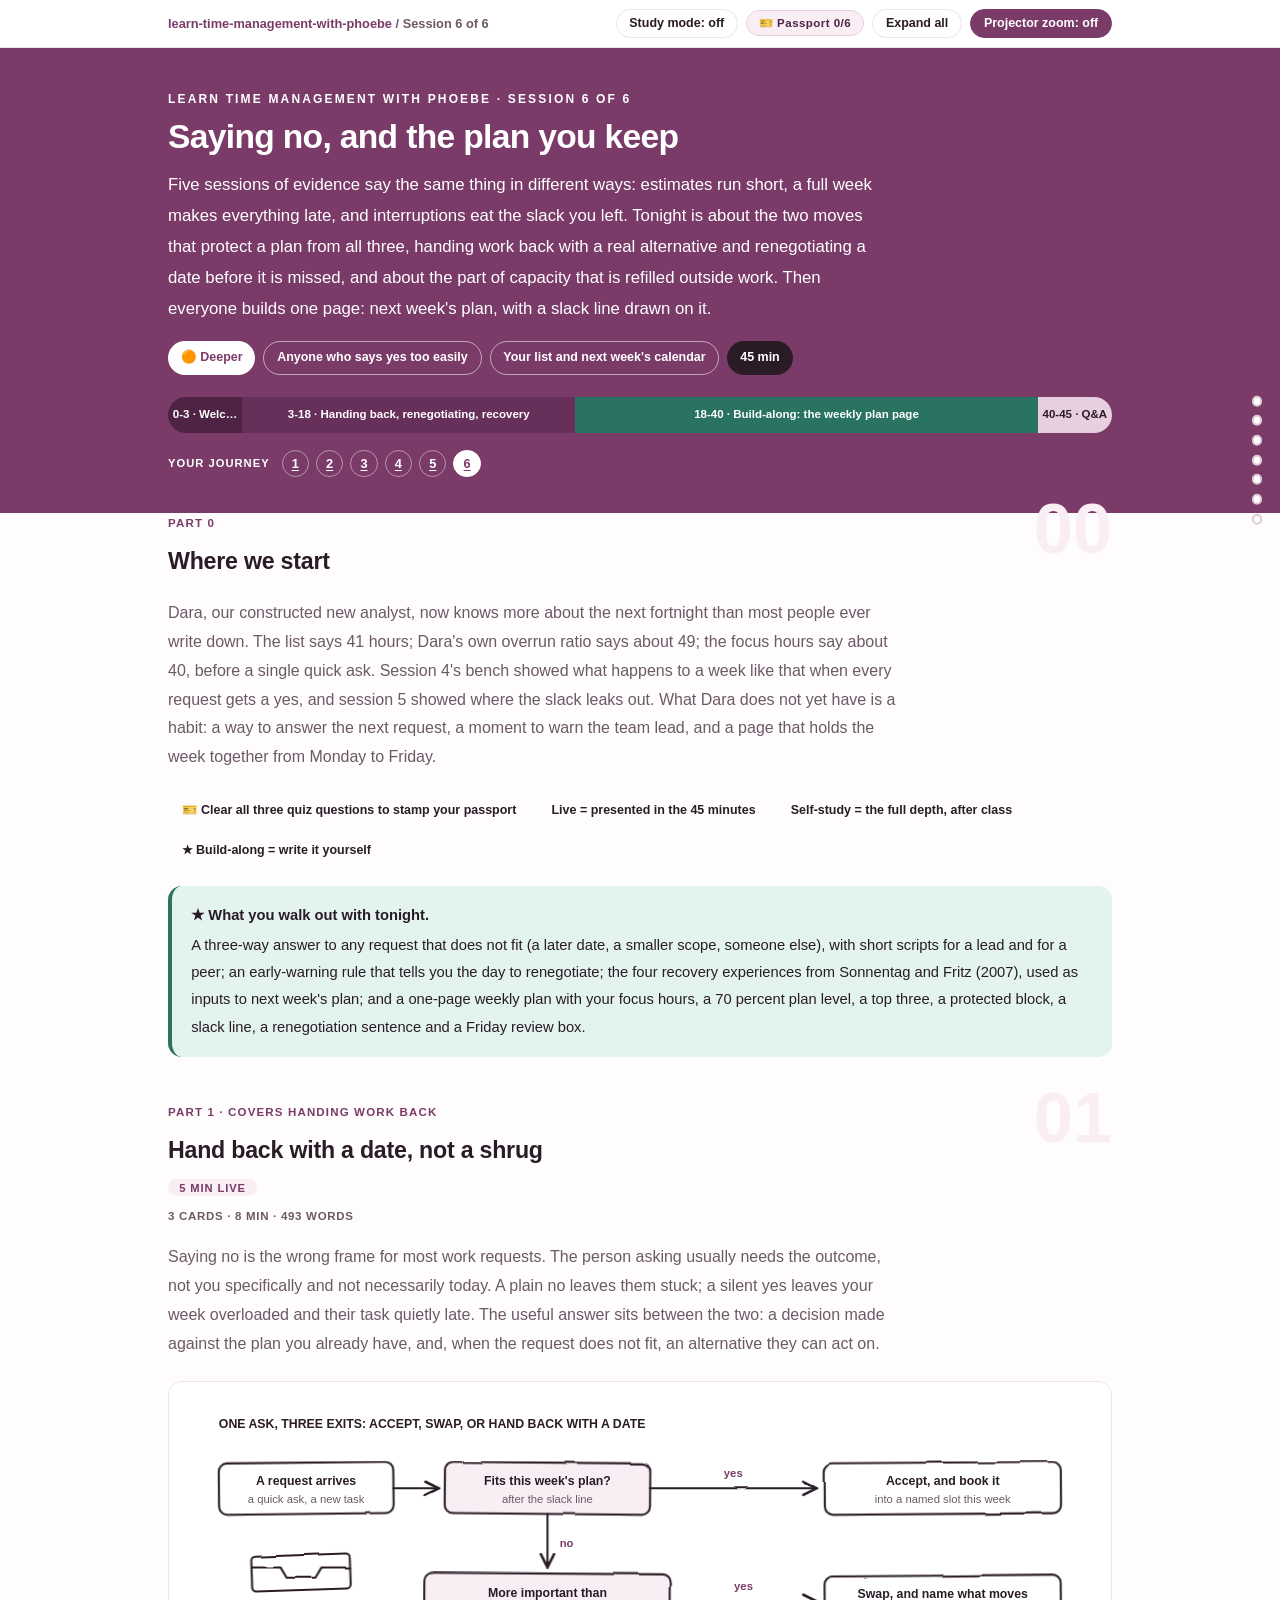
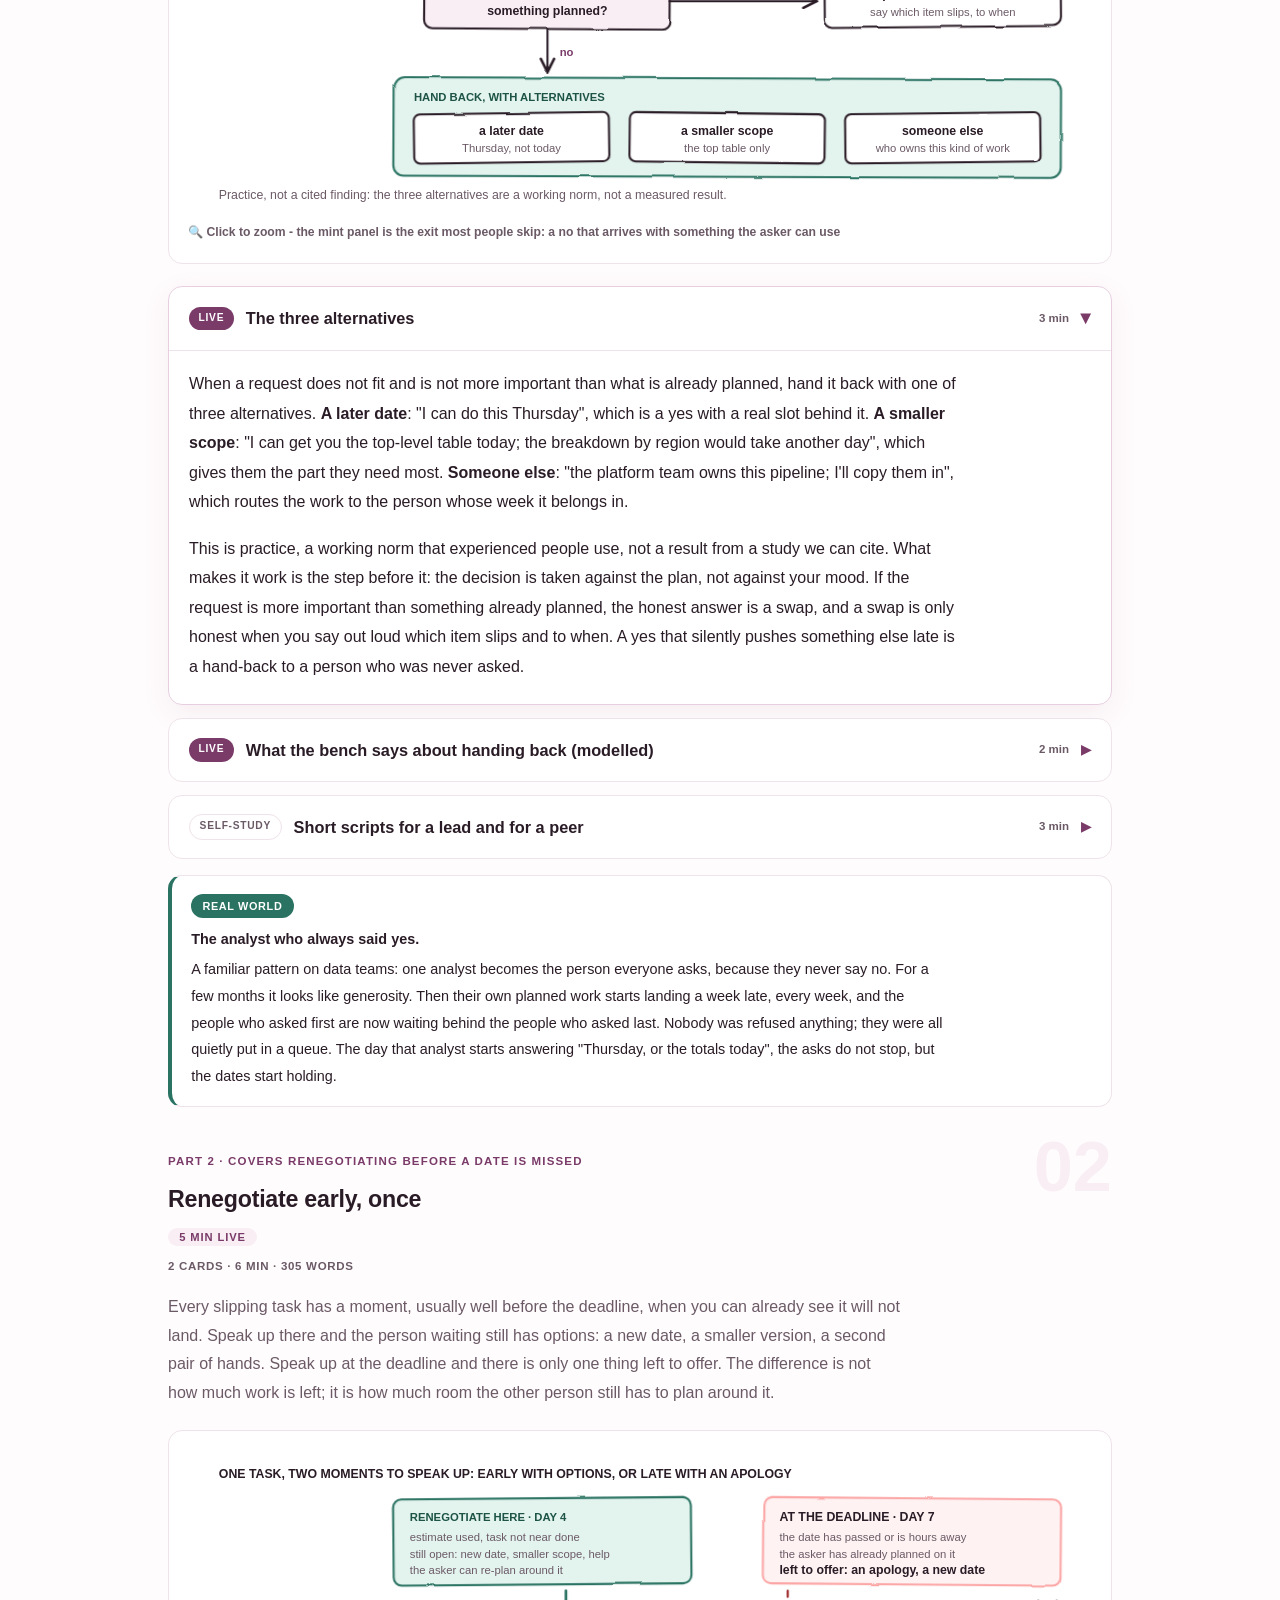
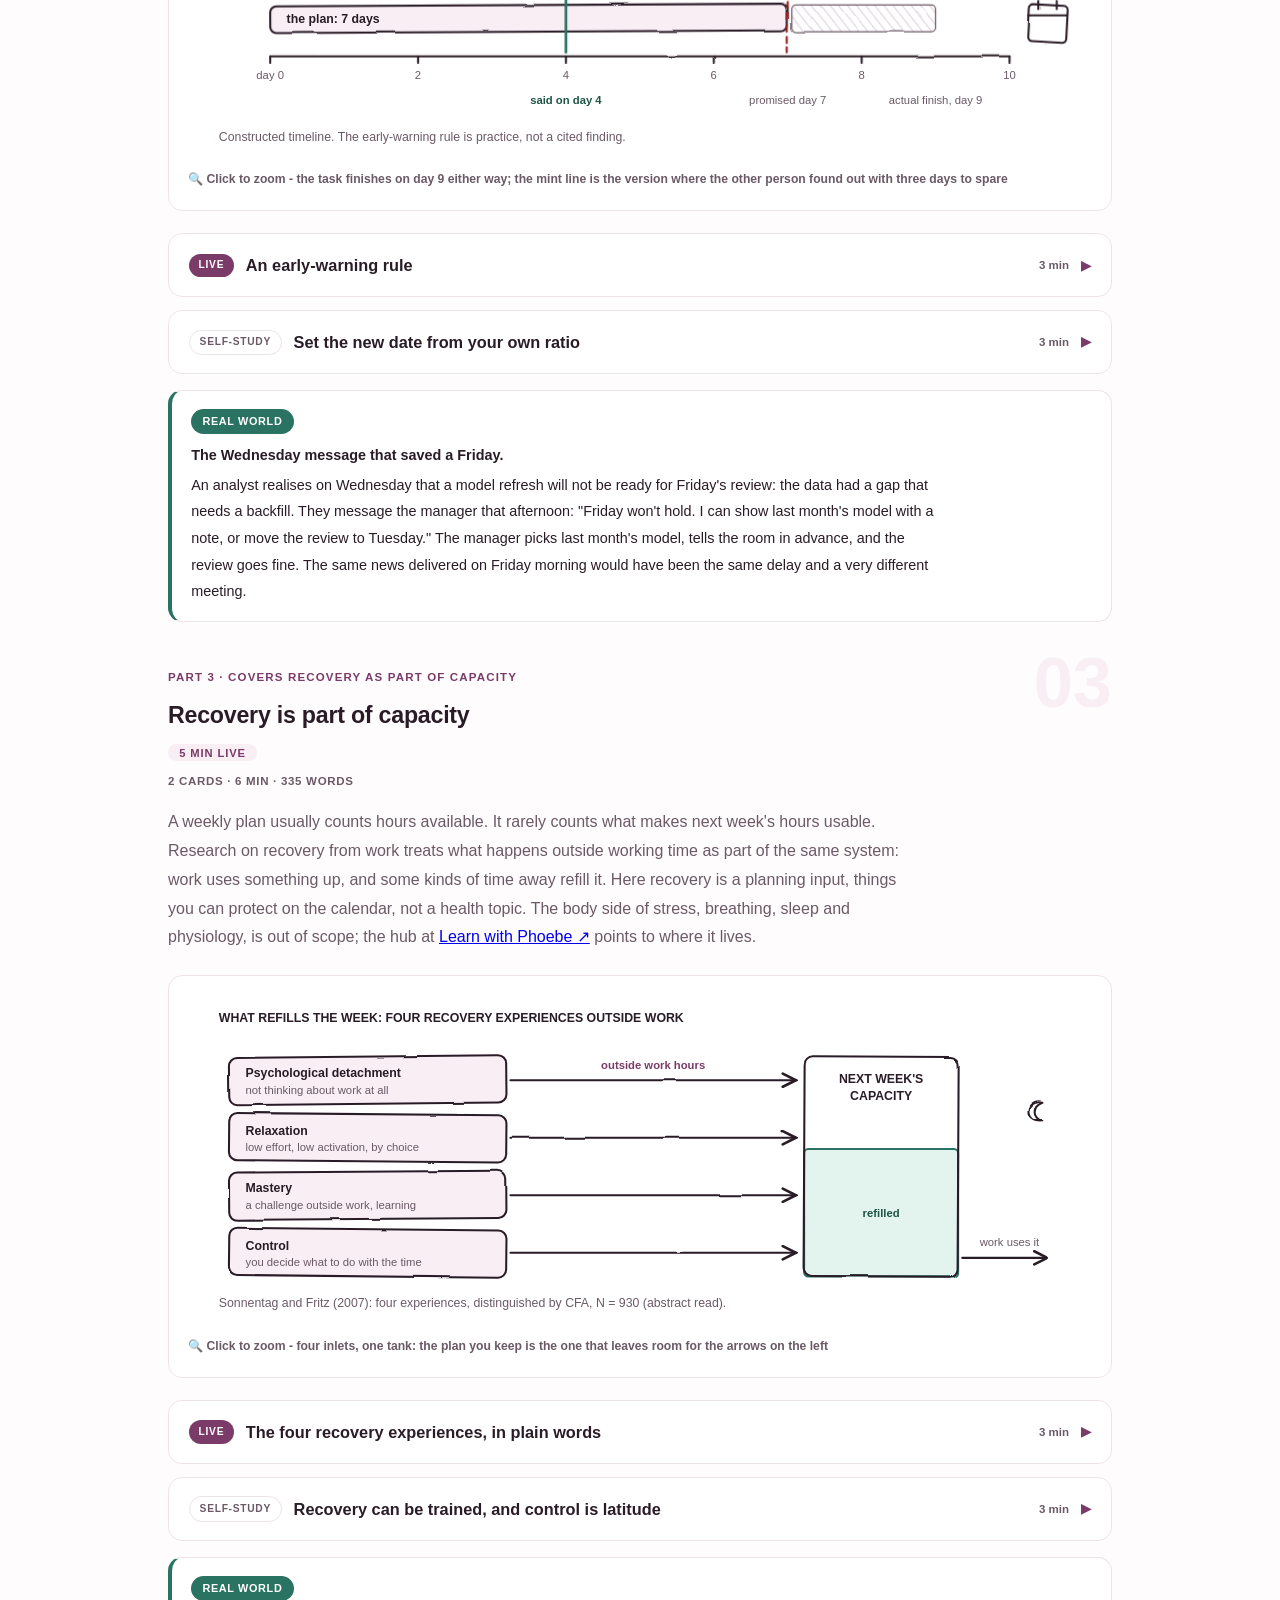
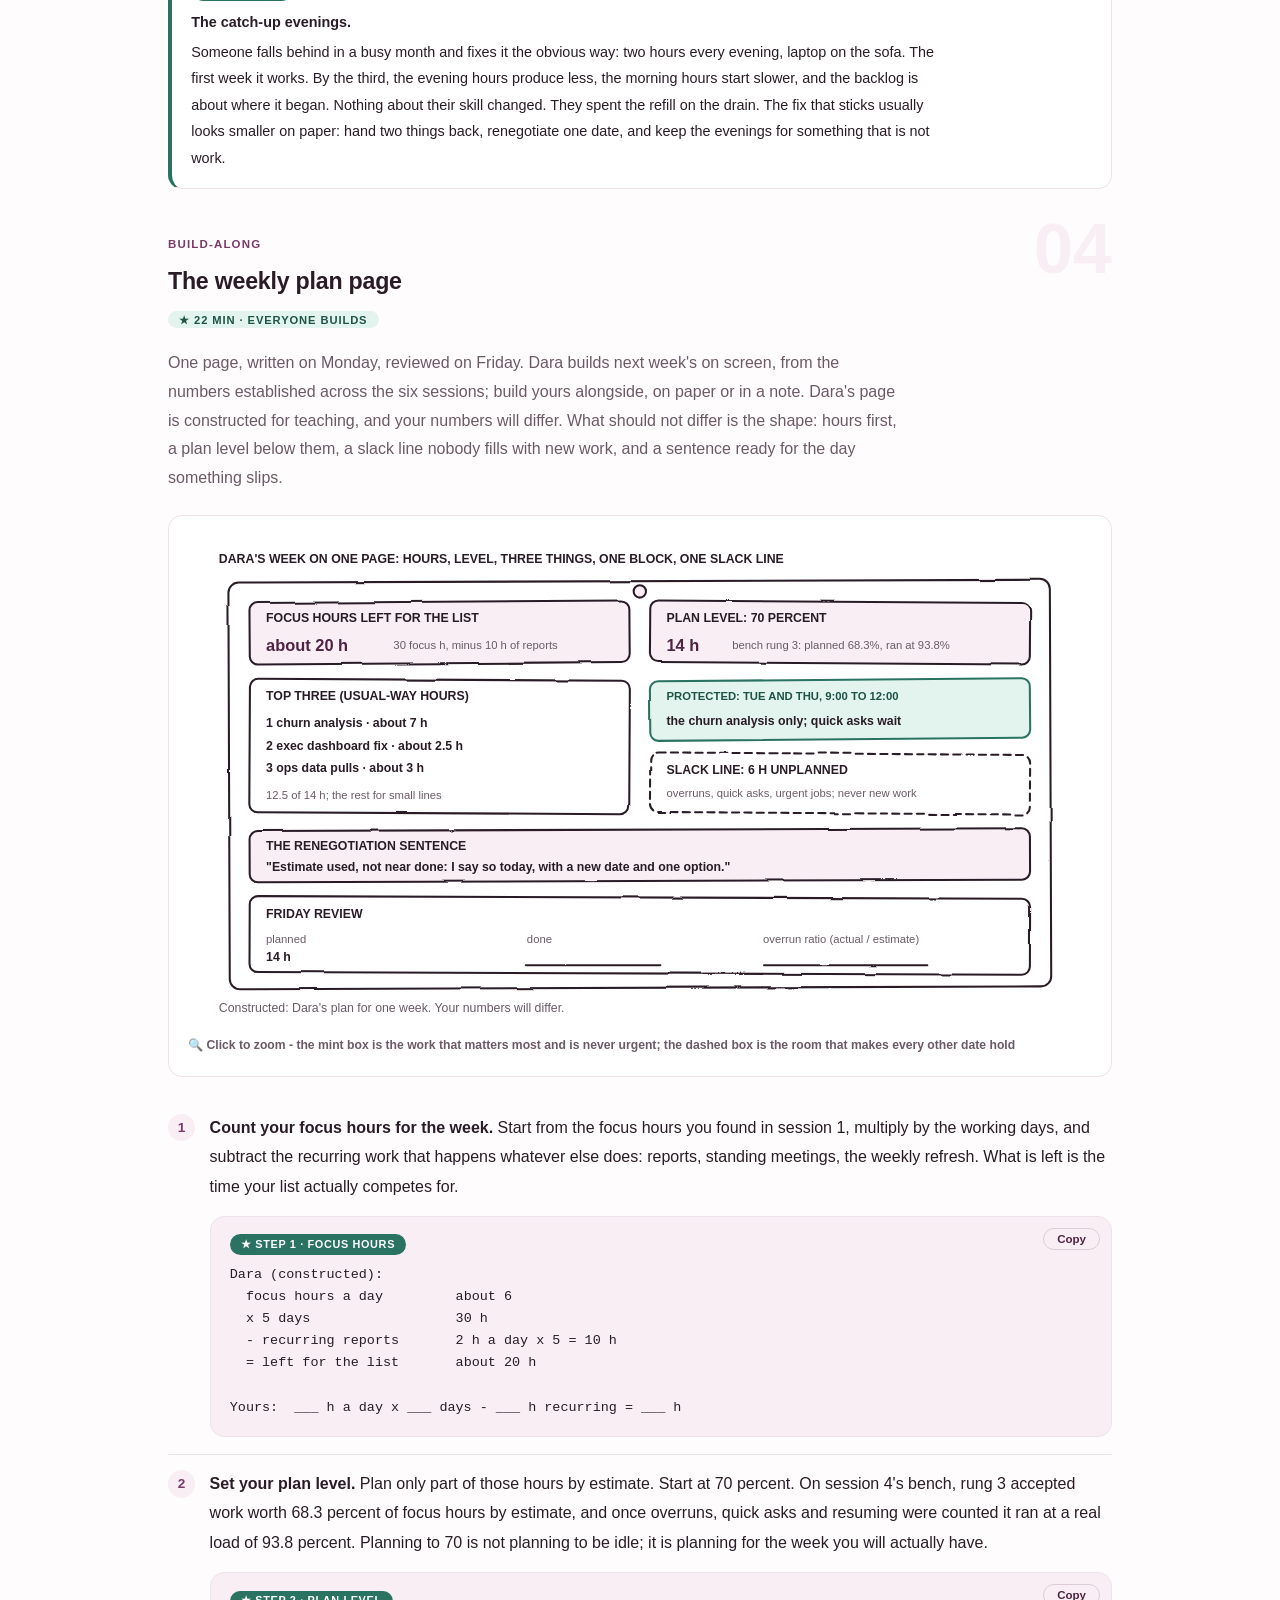
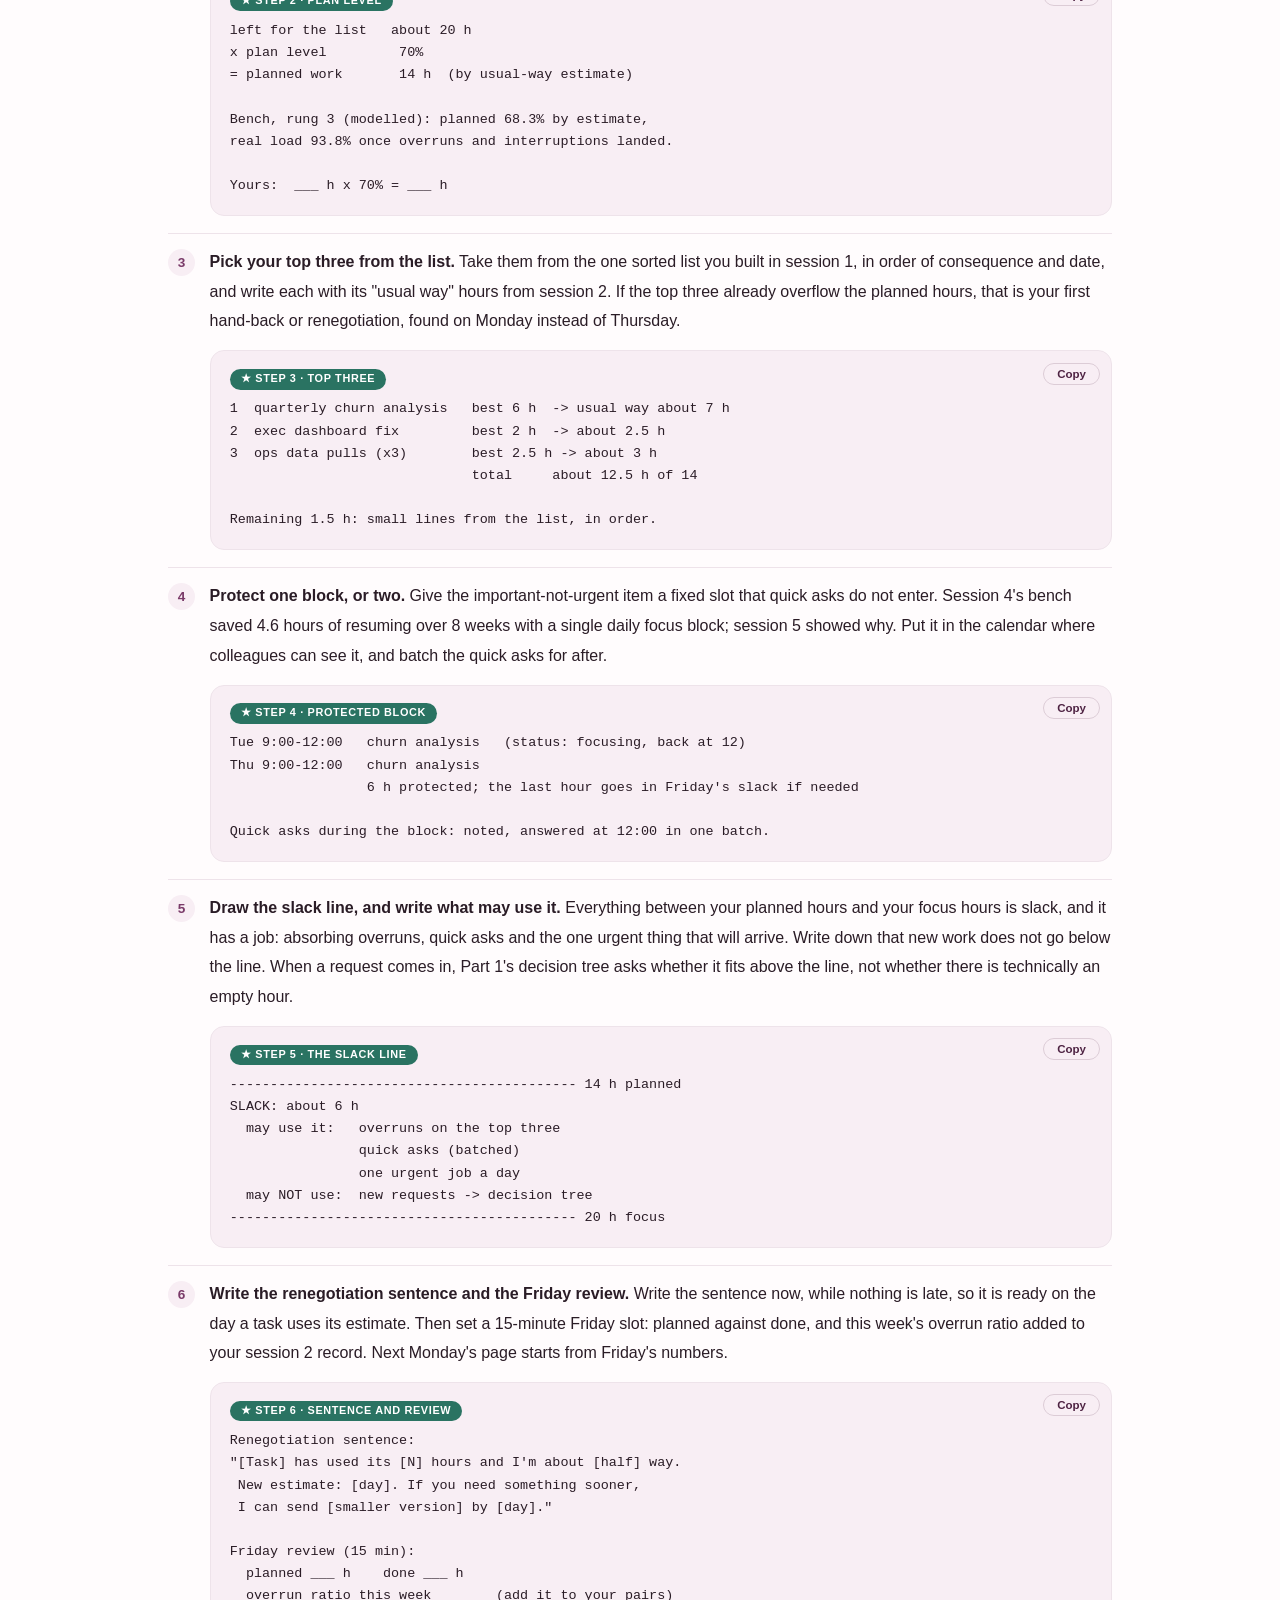
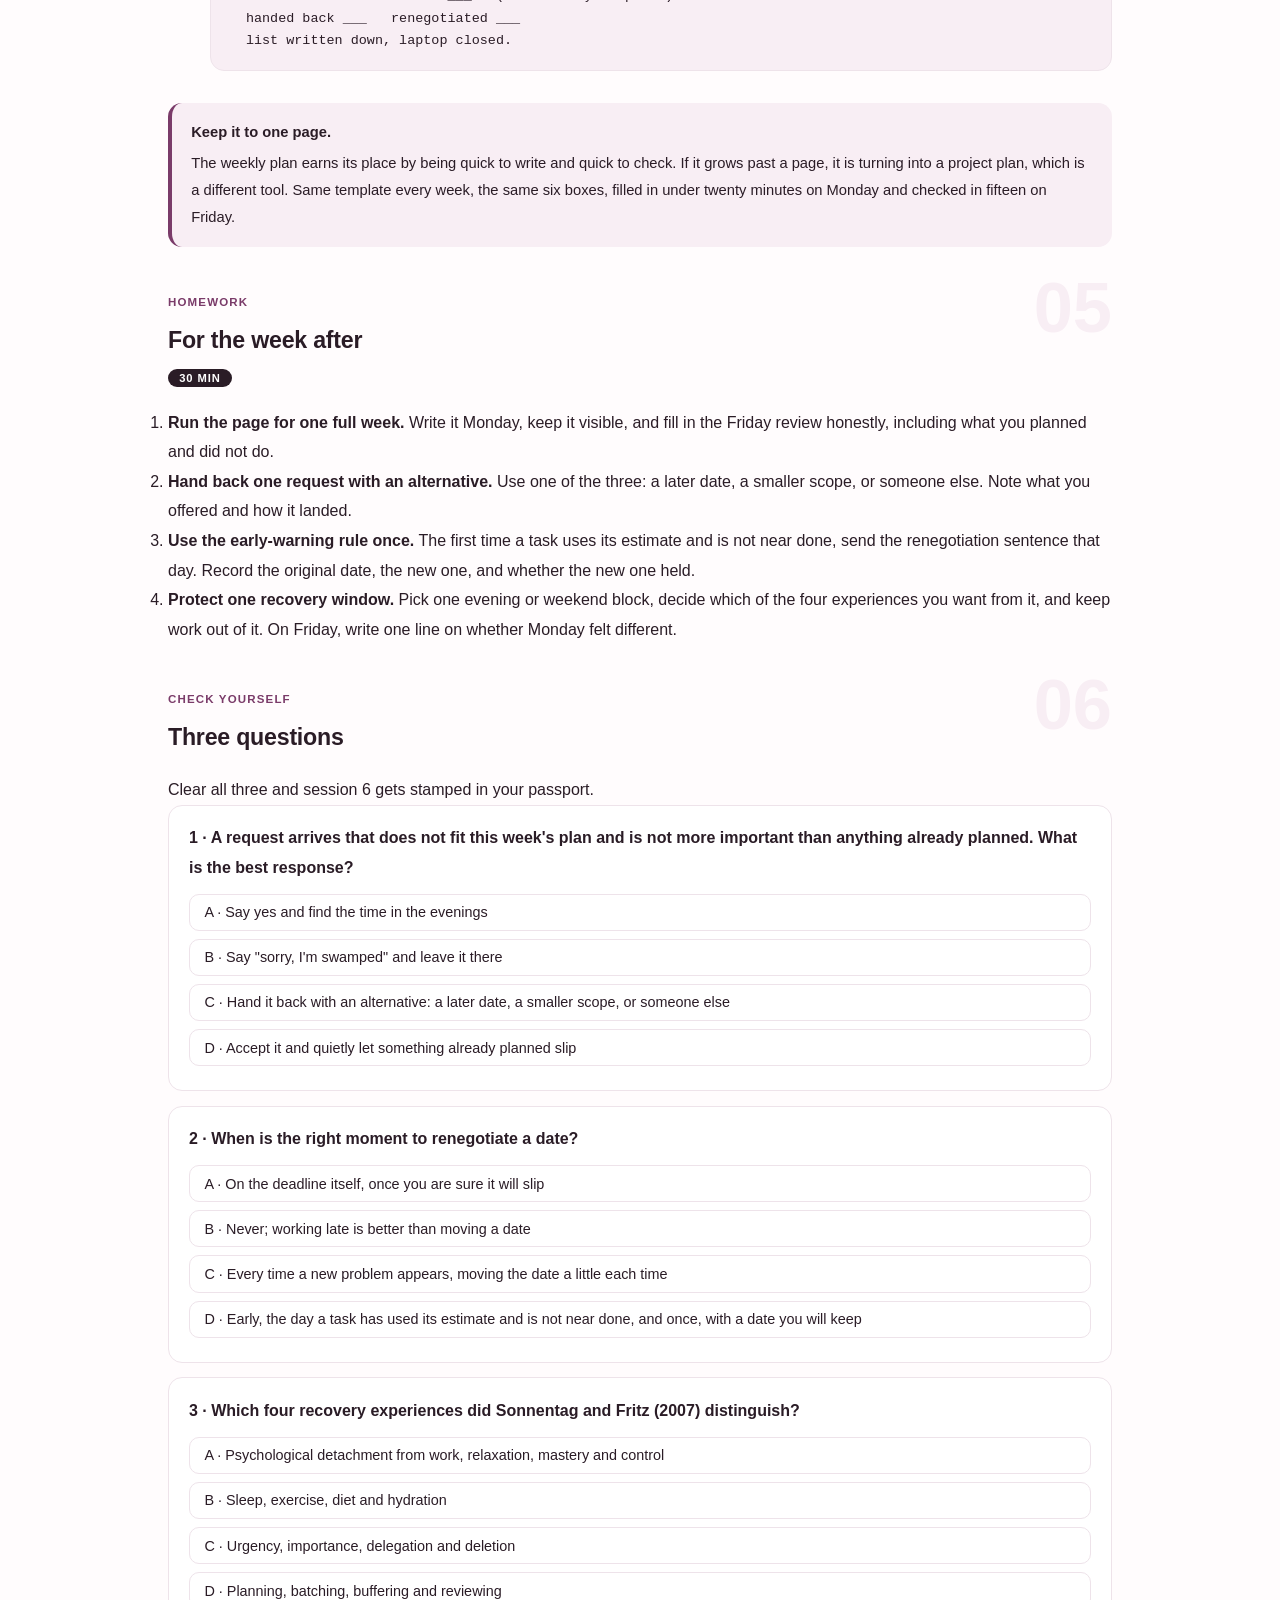
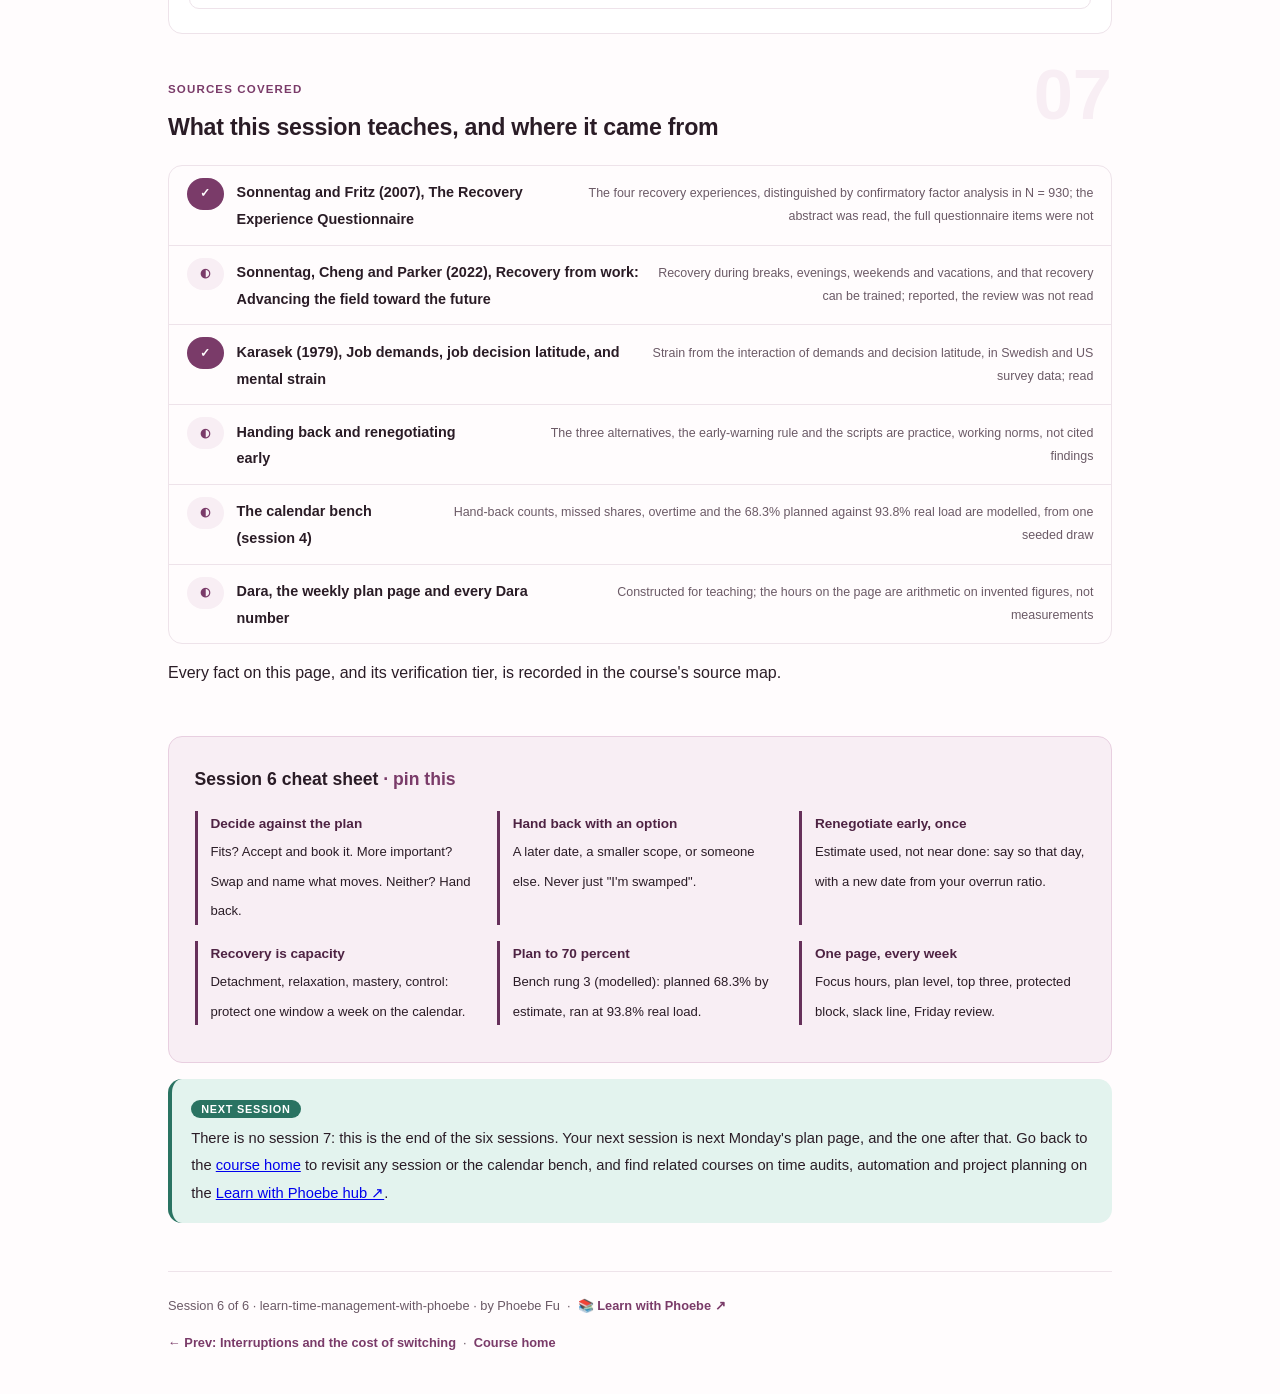
<file: courses/06-saying-no-and-the-plan.html>
<!DOCTYPE html>
<html lang="en">
<head>
<meta charset="UTF-8">
<meta name="viewport" content="width=device-width, initial-scale=1.0">
<!-- social:start -->
<meta name="description" content="Session 6 of 6. How to hand work back with a date instead of a shrug, how to renegotiate early and once, why recovery is part of next week's capacity, and a one-page weekly plan with a slack line, a protected block and a Friday review.">
<meta property="og:type" content="article">
<meta property="og:site_name" content="Learn with Phoebe">
<meta property="og:title" content="Saying no, and the plan you keep - learn time management with phoebe">
<meta property="og:description" content="Session 6 of 6. Hand back with alternatives, renegotiate early, plan recovery as capacity, and build a weekly plan page you will actually keep.">
<meta property="og:url" content="https://phoebefu6.github.io/learn-time-management-with-phoebe/courses/06-saying-no-and-the-plan.html">
<meta property="og:image" content="https://phoebefu6.github.io/learn-time-management-with-phoebe/assets/og-cover.png">
<meta property="og:image:width" content="1200">
<meta property="og:image:height" content="630">
<meta name="twitter:card" content="summary_large_image">
<meta name="twitter:title" content="Saying no, and the plan you keep - learn time management with phoebe">
<meta name="twitter:description" content="Session 6 of 6. Hand back with a date, renegotiate once, and a one-page weekly plan.">
<meta name="twitter:image" content="https://phoebefu6.github.io/learn-time-management-with-phoebe/assets/og-cover.png">
<!-- social:end -->
<title>Session 6 · Saying no, and the plan you keep - learn time management with phoebe</title>
<link rel="stylesheet" href="../assets/style.css?v=19">
</head>
<body>

<div class="toolbar">
  <div class="wrap">
    <span class="crumb"><a href="../index.html">learn-time-management-with-phoebe</a> / Session 6 of 6</span>
    <button class="btn" id="toggle-all" type="button">Expand all</button>
    <button class="btn primary" id="zoom-toggle" type="button">Projector zoom: off</button>
  </div>
</div>

<header class="masthead">
  <div class="wrap">
    <div class="eyebrow">Learn Time Management with Phoebe · Session 6 of 6</div>
    <h1>Saying no, and the plan you <span class="accent">keep</span></h1>
    <p class="sub">Five sessions of evidence say the same thing in different ways: estimates run short, a full week makes everything late, and interruptions eat the slack you left. Tonight is about the two moves that protect a plan from all three, handing work back with a real alternative and renegotiating a date before it is missed, and about the part of capacity that is refilled outside work. Then everyone builds one page: next week's plan, with a slack line drawn on it.</p>
    <div class="chip-row">
      <span class="chip level">🟠 Deeper</span>
      <span class="chip audience">Anyone who says yes too easily</span>
      <span class="chip audience">Your list and next week's calendar</span>
      <span class="chip time">45 min</span>
    </div>
    <div class="agenda">
      <span class="a1" style="flex:1">0-3 · Welcome</span>
      <span class="a2" style="flex:5">3-18 · Handing back, renegotiating, recovery</span>
      <span class="a3" style="flex:7">18-40 · Build-along: the weekly plan page</span>
      <span class="a4" style="flex:1">40-45 · Q&amp;A</span>
    </div>
  </div>
</header>

<main class="wrap">

  <section class="section" id="intro">
    <div class="section-kicker">
      <span class="klabel">Part 0</span>
      <h2>Where we start</h2>
    </div>
    <p class="lede">Dara, our constructed new analyst, now knows more about the next fortnight than most people ever write down. The list says 41 hours; Dara's own overrun ratio says about 49; the focus hours say about 40, before a single quick ask. Session 4's bench showed what happens to a week like that when every request gets a yes, and session 5 showed where the slack leaks out. What Dara does not yet have is a habit: a way to answer the next request, a moment to warn the team lead, and a page that holds the week together from Monday to Friday.</p>

    <div class="legend">
      <span class="pill">🎫 Clear all three quiz questions to stamp your passport</span>
      <span class="pill">Live = presented in the 45 minutes</span>
      <span class="pill">Self-study = the full depth, after class</span>
      <span class="pill">★ Build-along = write it yourself</span>
    </div>

    <div class="callout win">
      <p><strong>★ What you walk out with tonight.</strong> A three-way answer to any request that does not fit (a later date, a smaller scope, someone else), with short scripts for a lead and for a peer; an early-warning rule that tells you the day to renegotiate; the four recovery experiences from Sonnentag and Fritz (2007), used as inputs to next week's plan; and a one-page weekly plan with your focus hours, a 70 percent plan level, a top three, a protected block, a slack line, a renegotiation sentence and a Friday review box.</p>
    </div>
  </section>

  <section class="section" id="part-1">
    <div class="section-kicker">
      <span class="klabel">Part 1 · covers handing work back</span>
      <h2>Hand back with a date, not a shrug</h2>
      <span class="tag concept">5 min live</span>
    </div>
    <p class="lede">Saying no is the wrong frame for most work requests. The person asking usually needs the outcome, not you specifically and not necessarily today. A plain no leaves them stuck; a silent yes leaves your week overloaded and their task quietly late. The useful answer sits between the two: a decision made against the plan you already have, and, when the request does not fit, an alternative they can act on.</p>

    <figure class="zoomable">
      <svg viewBox="0 0 880 400" xmlns="http://www.w3.org/2000/svg" role="img" aria-label="A decision tree. A request arrives. Does it fit this week's plan, after the slack line? If yes, accept and book it into a named slot. If no, is it more important than something already planned? If yes, swap and name which item slips and to when. If no, hand back with alternatives, drawn in mint: a later date, a smaller scope, or someone else who owns this kind of work.">
        <defs>
          <filter id="s6aSk" x="-3%" y="-3%" width="106%" height="106%"><feTurbulence type="fractalNoise" baseFrequency="0.02" numOctaves="2" seed="61" result="n"/><feDisplacementMap in="SourceGraphic" in2="n" scale="2.4" xChannelSelector="R" yChannelSelector="G"/></filter>
          <marker id="s6aAr" viewBox="0 0 10 10" refX="9" refY="5" markerWidth="8" markerHeight="8" orient="auto"><path d="M1 1 L9 5 L1 9" fill="none" stroke="#2A1C26" stroke-width="1.6" stroke-linecap="round"/></marker>
        </defs>
        <style>
          .s6aH { font: 800 12px Inter, sans-serif; fill: #2A1C26; }
          .s6aL { font: 600 12px Inter, sans-serif; fill: #2A1C26; }
          .s6aS { font: 400 11px Inter, sans-serif; fill: #6B5A66; }
          .s6aB { font: 800 11px Inter, sans-serif; fill: #1D5446; }
          .s6aA { font: 700 11px Inter, sans-serif; fill: #7A3B69; }
          .s6aN { font: 400 12px Inter, sans-serif; fill: #6B5A66; }
        </style>

        <text class="s6aH" x="30" y="26">ONE ASK, THREE EXITS: ACCEPT, SWAP, OR HAND BACK WITH A DATE</text>

        <g filter="url(#s6aSk)" fill="none" stroke="#2A1C26" stroke-width="2" stroke-linecap="round" stroke-linejoin="round">
          <rect x="30" y="60" width="170" height="50" rx="8" transform="rotate(-0.6 115 85)" fill="#FFFFFF"/>
          <rect x="250" y="60" width="200" height="50" rx="8" transform="rotate(0.5 350 85)" fill="#F8EEF4"/>
          <rect x="620" y="60" width="230" height="50" rx="8" transform="rotate(-0.4 735 85)" fill="#FFFFFF"/>
          <rect x="230" y="168" width="240" height="54" rx="8" transform="rotate(0.4 350 195)" fill="#F8EEF4"/>
          <rect x="620" y="170" width="230" height="50" rx="8" transform="rotate(-0.5 735 195)" fill="#FFFFFF"/>
          <rect x="200" y="270" width="650" height="96" rx="10" transform="rotate(0.2 525 318)" fill="#E3F3EE" stroke="#2A7362"/>
          <rect x="220" y="304" width="190" height="48" rx="6" transform="rotate(-0.8 315 328)" fill="#FFFFFF"/>
          <rect x="430" y="304" width="190" height="48" rx="6" transform="rotate(0.7 525 328)" fill="#FFFFFF"/>
          <rect x="640" y="304" width="190" height="48" rx="6" transform="rotate(-0.6 735 328)" fill="#FFFFFF"/>
          <path d="M200 85 L244 85" marker-end="url(#s6aAr)"/>
          <path d="M450 85 L612 85" marker-end="url(#s6aAr)"/>
          <path d="M350 110 L350 162" marker-end="url(#s6aAr)"/>
          <path d="M470 195 L612 195" marker-end="url(#s6aAr)"/>
          <path d="M350 222 L350 264" marker-end="url(#s6aAr)"/>
          <rect x="62" y="150" width="96" height="34" rx="4" transform="rotate(-2 110 167)" fill="#FFFFFF"/>
          <path d="M62 162 L90 162 L96 172 L124 172 L130 162 L158 162"/>
        </g>

        <text class="s6aL" x="115" y="82" text-anchor="middle">A request arrives</text>
        <text class="s6aS" x="115" y="99" text-anchor="middle">a quick ask, a new task</text>
        <text class="s6aL" x="350" y="82" text-anchor="middle">Fits this week's plan?</text>
        <text class="s6aS" x="350" y="99" text-anchor="middle">after the slack line</text>
        <text class="s6aL" x="735" y="82" text-anchor="middle">Accept, and book it</text>
        <text class="s6aS" x="735" y="99" text-anchor="middle">into a named slot this week</text>

        <text class="s6aA" x="531" y="74" text-anchor="middle">yes</text>
        <text class="s6aA" x="362" y="142">no</text>

        <text class="s6aL" x="350" y="191" text-anchor="middle">More important than</text>
        <text class="s6aL" x="350" y="208" text-anchor="middle">something planned?</text>
        <text class="s6aL" x="735" y="192" text-anchor="middle">Swap, and name what moves</text>
        <text class="s6aS" x="735" y="209" text-anchor="middle">say which item slips, to when</text>

        <text class="s6aA" x="541" y="184" text-anchor="middle">yes</text>
        <text class="s6aA" x="362" y="248">no</text>

        <text class="s6aB" x="220" y="292">HAND BACK, WITH ALTERNATIVES</text>
        <text class="s6aL" x="315" y="325" text-anchor="middle">a later date</text>
        <text class="s6aS" x="315" y="342" text-anchor="middle">Thursday, not today</text>
        <text class="s6aL" x="525" y="325" text-anchor="middle">a smaller scope</text>
        <text class="s6aS" x="525" y="342" text-anchor="middle">the top table only</text>
        <text class="s6aL" x="735" y="325" text-anchor="middle">someone else</text>
        <text class="s6aS" x="735" y="342" text-anchor="middle">who owns this kind of work</text>

        <text class="s6aN" x="30" y="388">Practice, not a cited finding: the three alternatives are a working norm, not a measured result.</text>
      </svg>
      <figcaption>🔍 Click to zoom - the mint panel is the exit most people skip: a no that arrives with something the asker can use</figcaption>
    </figure>

    <details class="card" open>
      <summary><span class="mode live">Live</span>The three alternatives<span class="mini">3 min</span><span class="caret">▶</span></summary>
      <div class="body">
        <p>When a request does not fit and is not more important than what is already planned, hand it back with one of three alternatives. <strong>A later date</strong>: "I can do this Thursday", which is a yes with a real slot behind it. <strong>A smaller scope</strong>: "I can get you the top-level table today; the breakdown by region would take another day", which gives them the part they need most. <strong>Someone else</strong>: "the platform team owns this pipeline; I'll copy them in", which routes the work to the person whose week it belongs in.</p>
        <p>This is practice, a working norm that experienced people use, not a result from a study we can cite. What makes it work is the step before it: the decision is taken against the plan, not against your mood. If the request is more important than something already planned, the honest answer is a swap, and a swap is only honest when you say out loud which item slips and to when. A yes that silently pushes something else late is a hand-back to a person who was never asked.</p>
      </div>
    </details>

    <details class="card">
      <summary><span class="mode live">Live</span>What the bench says about handing back (modelled)<span class="mini">2 min</span><span class="caret">▶</span></summary>
      <div class="body">
        <p>Session 4's calendar bench offered the same 128 requests to four planning rules over 8 modelled weeks. Rung 3, planning to 70 percent of focus hours by estimate, handed back 36 of the 128 asks and missed 3.3 percent of deadlines. Rung 1, booking every hour, handed back 18 and missed 31.8 percent. Handing back twice as many asks bought a week where almost everything accepted arrived on time.</p>
        <p>The honest other side is printed too. Saying yes to every ask, on rung 4, finished 107 tasks inside the 8 weeks against 90, by working 38.6 hours of overtime, and missed 42.2 percent of deadlines. So yes-to-everything does get more done, and it makes nearly half of it late. A hand-back is not a refusal to work; it is a choice to keep the dates on the work you accepted. These are modelled numbers from one seeded draw, not measurements of any real team.</p>
      </div>
    </details>

    <details class="card">
      <summary><span class="mode self">Self-study</span>Short scripts for a lead and for a peer<span class="mini">3 min</span><span class="caret">▶</span></summary>
      <div class="body">
        <p><strong>To a lead</strong>, make the trade visible and let them choose, because the priority call is theirs: "Happy to take the board slide. It doesn't fit this week as planned. If it goes first, the churn analysis moves from Thursday to next Tuesday. Or I can do it Monday. Which do you prefer?" You are not refusing; you are showing the price and asking the person who sets priorities to pay it knowingly.</p>
        <p><strong>To a peer</strong>, keep it warm and specific: "I can't get to it today. I could look Thursday morning, or if you only need the totals, I can send those by end of day. Would either help?" If someone else owns the work: "That one sits with the platform team; I'll introduce you to the person who knows it." Every script ends with a concrete option, never with "sorry, I'm swamped", which tells them your state and leaves them with nothing to do.</p>
      </div>
    </details>

    <div class="callout example">
      <span class="ex-pill">Real world</span>
      <p><strong>The analyst who always said yes.</strong> A familiar pattern on data teams: one analyst becomes the person everyone asks, because they never say no. For a few months it looks like generosity. Then their own planned work starts landing a week late, every week, and the people who asked first are now waiting behind the people who asked last. Nobody was refused anything; they were all quietly put in a queue. The day that analyst starts answering "Thursday, or the totals today", the asks do not stop, but the dates start holding.</p>
    </div>
  </section>

  <section class="section" id="part-2">
    <div class="section-kicker">
      <span class="klabel">Part 2 · covers renegotiating before a date is missed</span>
      <h2>Renegotiate early, once</h2>
      <span class="tag concept">5 min live</span>
    </div>
    <p class="lede">Every slipping task has a moment, usually well before the deadline, when you can already see it will not land. Speak up there and the person waiting still has options: a new date, a smaller version, a second pair of hands. Speak up at the deadline and there is only one thing left to offer. The difference is not how much work is left; it is how much room the other person still has to plan around it.</p>

    <figure class="zoomable">
      <svg viewBox="0 0 880 300" xmlns="http://www.w3.org/2000/svg" role="img" aria-label="A task timeline from day 0 to day 10. The plan runs to the promised date on day 7, and the task actually finishes on day 9. A mint marker on day 4, when the estimate is used and the task is not near done, is labelled renegotiate here: a new date, a smaller scope or help are still open. A red panel at the deadline on day 7 says only an apology and a new date are left.">
        <defs>
          <filter id="s6bSk" x="-3%" y="-3%" width="106%" height="106%"><feTurbulence type="fractalNoise" baseFrequency="0.02" numOctaves="2" seed="73" result="n"/><feDisplacementMap in="SourceGraphic" in2="n" scale="2.4" xChannelSelector="R" yChannelSelector="G"/></filter>
          <pattern id="s6bHc" patternUnits="userSpaceOnUse" width="7" height="7" patternTransform="rotate(-38)"><line x1="0" y1="0" x2="0" y2="7" stroke="#7A3B69" stroke-width="1" opacity=".5"/></pattern>
        </defs>
        <style>
          .s6bH { font: 800 12px Inter, sans-serif; fill: #2A1C26; }
          .s6bL { font: 600 12px Inter, sans-serif; fill: #2A1C26; }
          .s6bS { font: 400 11px Inter, sans-serif; fill: #6B5A66; }
          .s6bB { font: 800 11px Inter, sans-serif; fill: #1D5446; }
          .s6bN { font: 400 12px Inter, sans-serif; fill: #6B5A66; }
        </style>

        <text class="s6bH" x="30" y="26">ONE TASK, TWO MOMENTS TO SPEAK UP: EARLY WITH OPTIONS, OR LATE WITH AN APOLOGY</text>

        <g filter="url(#s6bSk)" fill="none" stroke="#2A1C26" stroke-width="2" stroke-linecap="round" stroke-linejoin="round">
          <rect x="200" y="46" width="290" height="84" rx="8" transform="rotate(-0.5 345 88)" fill="#E3F3EE" stroke="#2A7362"/>
          <rect x="560" y="46" width="290" height="84" rx="8" transform="rotate(0.5 705 88)" fill="#FEF2F2" stroke="#FCA5A5"/>
          <rect x="80" y="150" width="504" height="26" rx="6" transform="rotate(-0.3 332 163)" fill="#F8EEF4"/>
          <rect x="588" y="150" width="140" height="26" rx="4" fill="url(#s6bHc)" stroke="#6B5A66" stroke-width="1.2"/>
          <path d="M368 136 L368 196" stroke="#2A7362" stroke-width="2.6"/>
          <path d="M584 136 L584 196" stroke="#991B1B" stroke-dasharray="6 5"/>
          <path d="M80 200 L800 200"/>
          <path d="M80 200 L80 206 M224 200 L224 206 M368 200 L368 206 M512 200 L512 206 M656 200 L656 206 M800 200 L800 206"/>
          <rect x="818" y="150" width="38" height="36" rx="4" transform="rotate(3 837 168)" fill="#FFFFFF"/>
          <path d="M818 160 L856 160 M828 146 L828 154 M846 146 L846 154"/>
        </g>

        <text class="s6bB" x="216" y="68">RENEGOTIATE HERE · DAY 4</text>
        <text class="s6bS" x="216" y="88">estimate used, task not near done</text>
        <text class="s6bS" x="216" y="104">still open: new date, smaller scope, help</text>
        <text class="s6bS" x="216" y="120">the asker can re-plan around it</text>

        <text class="s6bH" x="576" y="68">AT THE DEADLINE · DAY 7</text>
        <text class="s6bS" x="576" y="88">the date has passed or is hours away</text>
        <text class="s6bS" x="576" y="104">the asker has already planned on it</text>
        <text class="s6bL" x="576" y="120">left to offer: an apology, a new date</text>

        <text class="s6bL" x="96" y="168">the plan: 7 days</text>

        <text class="s6bS" x="80" y="222" text-anchor="middle">day 0</text>
        <text class="s6bS" x="224" y="222" text-anchor="middle">2</text>
        <text class="s6bS" x="368" y="222" text-anchor="middle">4</text>
        <text class="s6bS" x="512" y="222" text-anchor="middle">6</text>
        <text class="s6bS" x="656" y="222" text-anchor="middle">8</text>
        <text class="s6bS" x="800" y="222" text-anchor="middle">10</text>

        <text class="s6bB" x="368" y="246" text-anchor="middle">said on day 4</text>
        <text class="s6bS" x="584" y="246" text-anchor="middle">promised day 7</text>
        <text class="s6bS" x="728" y="246" text-anchor="middle">actual finish, day 9</text>

        <text class="s6bN" x="30" y="282">Constructed timeline. The early-warning rule is practice, not a cited finding.</text>
      </svg>
      <figcaption>🔍 Click to zoom - the task finishes on day 9 either way; the mint line is the version where the other person found out with three days to spare</figcaption>
    </figure>

    <details class="card">
      <summary><span class="mode live">Live</span>An early-warning rule<span class="mini">3 min</span><span class="caret">▶</span></summary>
      <div class="body">
        <p>The hard part of renegotiating early is knowing when "early" is. A simple rule removes the judgement call: <strong>when a task has used its estimate and is not near done, say so that day.</strong> Not at the end of the week, not once you have tried one more thing. That day, to the person waiting, with a new date and one option: "The churn analysis has used its six hours and I'm about half way. My new estimate is Tuesday. If you need something for Thursday's meeting, I can send the headline numbers without the segment breakdown."</p>
        <p>And renegotiate once. A date that moves three times teaches the other person to stop believing your dates, which is worse than one honest slip. So the new date should be the one you will keep: use the "usual way" figure from session 2, not a fresh best guess. This rule is practice, a working norm, not a finding from a study; the evidence behind it is the planning fallacy itself, which says the first date was probably short.</p>
      </div>
    </details>

    <details class="card">
      <summary><span class="mode self">Self-study</span>Set the new date from your own ratio<span class="mini">3 min</span><span class="caret">▶</span></summary>
      <div class="body">
        <p>Session 2 gave you a median overrun ratio: actual time divided by estimate, over your last 5 to 10 tasks. Use it twice here. First, to set the original date: quote the best guess times the ratio, so fewer dates need renegotiating at all. Second, when a task does slip, estimate what is left and multiply that by your ratio too. If the remaining work looks like "about three hours", and your ratio is 1.2, say "about three and a half", and pick the date on that.</p>
        <p>For work bigger than one person's week, a project with dependencies and several people, renegotiation becomes re-planning: critical paths, milestones and a steering conversation. That lives in <a href="https://phoebefu6.github.io/learn-data-pmo-with-phoebe/">Data PMO ↗</a>. Here the unit is one task and one person waiting for it.</p>
      </div>
    </details>

    <div class="callout example">
      <span class="ex-pill">Real world</span>
      <p><strong>The Wednesday message that saved a Friday.</strong> An analyst realises on Wednesday that a model refresh will not be ready for Friday's review: the data had a gap that needs a backfill. They message the manager that afternoon: "Friday won't hold. I can show last month's model with a note, or move the review to Tuesday." The manager picks last month's model, tells the room in advance, and the review goes fine. The same news delivered on Friday morning would have been the same delay and a very different meeting.</p>
    </div>
  </section>

  <section class="section" id="part-3">
    <div class="section-kicker">
      <span class="klabel">Part 3 · covers recovery as part of capacity</span>
      <h2>Recovery is part of capacity</h2>
      <span class="tag concept">5 min live</span>
    </div>
    <p class="lede">A weekly plan usually counts hours available. It rarely counts what makes next week's hours usable. Research on recovery from work treats what happens outside working time as part of the same system: work uses something up, and some kinds of time away refill it. Here recovery is a planning input, things you can protect on the calendar, not a health topic. The body side of stress, breathing, sleep and physiology, is out of scope; the hub at <a href="https://phoebefu6.github.io/learn-with-phoebe/">Learn with Phoebe ↗</a> points to where it lives.</p>

    <figure class="zoomable">
      <svg viewBox="0 0 880 322" xmlns="http://www.w3.org/2000/svg" role="img" aria-label="Four boxes on the left, each with an arrow into a tank labelled next week's capacity: psychological detachment, not thinking about work at all; relaxation, low effort by choice; mastery, a challenge outside work; control, deciding what to do with the time. The tank is partly filled in mint, labelled refilled. An arrow out of the tank on the right is labelled work uses it.">
        <defs>
          <filter id="s6cSk" x="-3%" y="-3%" width="106%" height="106%"><feTurbulence type="fractalNoise" baseFrequency="0.02" numOctaves="2" seed="84" result="n"/><feDisplacementMap in="SourceGraphic" in2="n" scale="2.4" xChannelSelector="R" yChannelSelector="G"/></filter>
          <marker id="s6cAr" viewBox="0 0 10 10" refX="9" refY="5" markerWidth="8" markerHeight="8" orient="auto"><path d="M1 1 L9 5 L1 9" fill="none" stroke="#2A1C26" stroke-width="1.6" stroke-linecap="round"/></marker>
        </defs>
        <style>
          .s6cH { font: 800 12px Inter, sans-serif; fill: #2A1C26; }
          .s6cL { font: 600 12px Inter, sans-serif; fill: #2A1C26; }
          .s6cS { font: 400 11px Inter, sans-serif; fill: #6B5A66; }
          .s6cB { font: 800 11px Inter, sans-serif; fill: #1D5446; }
          .s6cA { font: 700 11px Inter, sans-serif; fill: #7A3B69; }
          .s6cN { font: 400 12px Inter, sans-serif; fill: #6B5A66; }
        </style>

        <text class="s6cH" x="30" y="26">WHAT REFILLS THE WEEK: FOUR RECOVERY EXPERIENCES OUTSIDE WORK</text>

        <g filter="url(#s6cSk)" fill="none" stroke="#2A1C26" stroke-width="2" stroke-linecap="round" stroke-linejoin="round">
          <rect x="40" y="60" width="270" height="46" rx="8" transform="rotate(-0.6 175 83)" fill="#F8EEF4"/>
          <rect x="40" y="116" width="270" height="46" rx="8" transform="rotate(0.5 175 139)" fill="#F8EEF4"/>
          <rect x="40" y="172" width="270" height="46" rx="8" transform="rotate(-0.4 175 195)" fill="#F8EEF4"/>
          <rect x="40" y="228" width="270" height="46" rx="8" transform="rotate(0.6 175 251)" fill="#F8EEF4"/>
          <path d="M314 83 L592 83" marker-end="url(#s6cAr)"/>
          <path d="M314 139 L592 139" marker-end="url(#s6cAr)"/>
          <path d="M314 195 L592 195" marker-end="url(#s6cAr)"/>
          <path d="M314 251 L592 251" marker-end="url(#s6cAr)"/>
          <rect x="600" y="150" width="150" height="124" rx="4" fill="#E3F3EE" stroke="#2A7362"/>
          <rect x="600" y="60" width="150" height="214" rx="8" transform="rotate(0.3 675 167)"/>
          <path d="M754 256 L836 256" marker-end="url(#s6cAr)"/>
          <path d="M832 104 C816 100 812 124 832 122 C822 118 822 108 832 104"/>
        </g>

        <text class="s6cA" x="453" y="72" text-anchor="middle">outside work hours</text>

        <text class="s6cL" x="56" y="80">Psychological detachment</text>
        <text class="s6cS" x="56" y="96">not thinking about work at all</text>
        <text class="s6cL" x="56" y="136">Relaxation</text>
        <text class="s6cS" x="56" y="152">low effort, low activation, by choice</text>
        <text class="s6cL" x="56" y="192">Mastery</text>
        <text class="s6cS" x="56" y="208">a challenge outside work, learning</text>
        <text class="s6cL" x="56" y="248">Control</text>
        <text class="s6cS" x="56" y="264">you decide what to do with the time</text>

        <text class="s6cH" x="675" y="86" text-anchor="middle">NEXT WEEK'S</text>
        <text class="s6cH" x="675" y="102" text-anchor="middle">CAPACITY</text>
        <text class="s6cB" x="675" y="216" text-anchor="middle">refilled</text>
        <text class="s6cS" x="800" y="244" text-anchor="middle">work uses it</text>

        <text class="s6cN" x="30" y="304">Sonnentag and Fritz (2007): four experiences, distinguished by CFA, N = 930 (abstract read).</text>
      </svg>
      <figcaption>🔍 Click to zoom - four inlets, one tank: the plan you keep is the one that leaves room for the arrows on the left</figcaption>
    </figure>

    <details class="card">
      <summary><span class="mode live">Live</span>The four recovery experiences, in plain words<span class="mini">3 min</span><span class="caret">▶</span></summary>
      <div class="body">
        <p>Sabine Sonnentag and Charlotte Fritz (2007) built a questionnaire for how people recover from work and, in a sample of 930, distinguished four experiences by confirmatory factor analysis. <strong>Psychological detachment</strong>: being away from work in your head, not only in your body. <strong>Relaxation</strong>: low effort and low activation, chosen. <strong>Mastery</strong>: a challenge or a learning experience outside work. <strong>Control</strong>: deciding for yourself what to do with the time. This page relies on the paper's abstract; the full questionnaire items were not read here.</p>
        <p>As planning inputs, they turn into small, concrete calendar decisions. Detachment means the Friday review ends with the list written down, so the work is somewhere other than your head. Control means at least one evening a week that nobody else has a claim on. Mastery and relaxation are yours to fill. None of this is a prescription; it is the honest observation that a plan which books every evening with catch-up work is planning next week with a smaller tank.</p>
      </div>
    </details>

    <details class="card">
      <summary><span class="mode self">Self-study</span>Recovery can be trained, and control is latitude<span class="mini">3 min</span><span class="caret">▶</span></summary>
      <div class="body">
        <p>Sonnentag, Cheng and Parker (2022) review recovery research across breaks, evenings, weekends and vacations, and report that recovery can be trained. That review is reported here, not read: we cite its scope and its conclusion, not any effect size. The practical reading is modest: recovery is not only something that happens to you on holiday; short daily windows count, and the habits around them can be learned.</p>
        <p>Robert Karasek (1979) gives the other half. He found that mental strain results from the interaction of job demands and job decision latitude, and that "the combination of low decision latitude and heavy job demands" goes with strain, in Swedish and US survey data. Tonight's moves are latitude. Choosing the order of your top three, proposing a later date, picking which item slips in a swap: each one is a decision you make about your own work, rather than demands arriving with no say in how they are met. The demands may be the same size; the strain picture changes when the control does.</p>
      </div>
    </details>

    <div class="callout example">
      <span class="ex-pill">Real world</span>
      <p><strong>The catch-up evenings.</strong> Someone falls behind in a busy month and fixes it the obvious way: two hours every evening, laptop on the sofa. The first week it works. By the third, the evening hours produce less, the morning hours start slower, and the backlog is about where it began. Nothing about their skill changed. They spent the refill on the drain. The fix that sticks usually looks smaller on paper: hand two things back, renegotiate one date, and keep the evenings for something that is not work.</p>
    </div>
  </section>

  <section class="section" id="demo-1">
    <div class="section-kicker">
      <span class="klabel">Build-along</span>
      <h2>The weekly plan page</h2>
      <span class="tag demo">★ 22 min · everyone builds</span>
    </div>
    <p class="lede">One page, written on Monday, reviewed on Friday. Dara builds next week's on screen, from the numbers established across the six sessions; build yours alongside, on paper or in a note. Dara's page is constructed for teaching, and your numbers will differ. What should not differ is the shape: hours first, a plan level below them, a slack line nobody fills with new work, and a sentence ready for the day something slips.</p>

    <figure class="zoomable">
      <svg viewBox="0 0 880 476" xmlns="http://www.w3.org/2000/svg" role="img" aria-label="Dara's one-page weekly plan. Focus hours left for the list: about 20, from 30 focus hours minus 10 hours of recurring reports. Plan level 70 percent: 14 hours planned; bench rung 3 planned 68.3 percent and ran at 93.8 percent. Top three: churn analysis about 7 hours, exec dashboard fix about 2.5 hours, ops data pulls about 3 hours. A mint protected block: Tuesday and Thursday 9:00 to 12:00 for the churn analysis. Slack line: 6 hours unplanned. The renegotiation sentence. A Friday review box with planned 14 hours, done, and overrun ratio left blank.">
        <defs>
          <filter id="s6dSk" x="-3%" y="-3%" width="106%" height="106%"><feTurbulence type="fractalNoise" baseFrequency="0.02" numOctaves="2" seed="96" result="n"/><feDisplacementMap in="SourceGraphic" in2="n" scale="2.4" xChannelSelector="R" yChannelSelector="G"/></filter>
        </defs>
        <style>
          .s6dH { font: 800 12px Inter, sans-serif; fill: #2A1C26; }
          .s6dL { font: 600 12px Inter, sans-serif; fill: #2A1C26; }
          .s6dS { font: 400 11px Inter, sans-serif; fill: #6B5A66; }
          .s6dB { font: 800 11px Inter, sans-serif; fill: #1D5446; }
          .s6dV { font: 800 16px Inter, sans-serif; fill: #4E2343; }
          .s6dN { font: 400 12px Inter, sans-serif; fill: #6B5A66; }
        </style>

        <text class="s6dH" x="30" y="26">DARA'S WEEK ON ONE PAGE: HOURS, LEVEL, THREE THINGS, ONE BLOCK, ONE SLACK LINE</text>

        <g filter="url(#s6dSk)" fill="none" stroke="#2A1C26" stroke-width="2" stroke-linecap="round" stroke-linejoin="round">
          <rect x="40" y="44" width="800" height="396" rx="10" transform="rotate(-0.2 440 242)" fill="#FFFFFF"/>
          <circle cx="440" cy="54" r="6" fill="#F8EEF4"/>
          <rect x="60" y="64" width="370" height="60" rx="8" transform="rotate(-0.4 245 94)" fill="#F8EEF4"/>
          <rect x="450" y="64" width="370" height="60" rx="8" transform="rotate(0.4 635 94)" fill="#F8EEF4"/>
          <rect x="60" y="140" width="370" height="130" rx="8" transform="rotate(0.3 245 205)" fill="#FFFFFF"/>
          <rect x="450" y="140" width="370" height="58" rx="8" transform="rotate(-0.5 635 169)" fill="#E3F3EE" stroke="#2A7362"/>
          <rect x="450" y="212" width="370" height="58" rx="8" transform="rotate(0.4 635 241)" fill="#FFFFFF" stroke-dasharray="7 5"/>
          <rect x="60" y="286" width="760" height="50" rx="8" transform="rotate(-0.2 440 311)" fill="#F8EEF4"/>
          <rect x="60" y="352" width="760" height="74" rx="8" transform="rotate(0.2 440 389)" fill="#FFFFFF"/>
          <path d="M330 418 L460 418"/>
          <path d="M560 418 L720 418"/>
        </g>

        <text class="s6dH" x="76" y="84">FOCUS HOURS LEFT FOR THE LIST</text>
        <text class="s6dV" x="76" y="112">about 20 h</text>
        <text class="s6dS" x="200" y="110">30 focus h, minus 10 h of reports</text>

        <text class="s6dH" x="466" y="84">PLAN LEVEL: 70 PERCENT</text>
        <text class="s6dV" x="466" y="112">14 h</text>
        <text class="s6dS" x="530" y="110">bench rung 3: planned 68.3%, ran at 93.8%</text>

        <text class="s6dH" x="76" y="160">TOP THREE (USUAL-WAY HOURS)</text>
        <text class="s6dL" x="76" y="186">1  churn analysis · about 7 h</text>
        <text class="s6dL" x="76" y="208">2  exec dashboard fix · about 2.5 h</text>
        <text class="s6dL" x="76" y="230">3  ops data pulls · about 3 h</text>
        <text class="s6dS" x="76" y="256">12.5 of 14 h; the rest for small lines</text>

        <text class="s6dB" x="466" y="160">PROTECTED: TUE AND THU, 9:00 TO 12:00</text>
        <text class="s6dL" x="466" y="184">the churn analysis only; quick asks wait</text>

        <text class="s6dH" x="466" y="232">SLACK LINE: 6 H UNPLANNED</text>
        <text class="s6dS" x="466" y="254">overruns, quick asks, urgent jobs; never new work</text>

        <text class="s6dH" x="76" y="306">THE RENEGOTIATION SENTENCE</text>
        <text class="s6dL" x="76" y="326">"Estimate used, not near done: I say so today, with a new date and one option."</text>

        <text class="s6dH" x="76" y="372">FRIDAY REVIEW</text>
        <text class="s6dS" x="76" y="396">planned</text>
        <text class="s6dL" x="76" y="414">14 h</text>
        <text class="s6dS" x="330" y="396">done</text>
        <text class="s6dS" x="560" y="396">overrun ratio (actual / estimate)</text>

        <text class="s6dN" x="30" y="464">Constructed: Dara's plan for one week. Your numbers will differ.</text>
      </svg>
      <figcaption>🔍 Click to zoom - the mint box is the work that matters most and is never urgent; the dashed box is the room that makes every other date hold</figcaption>
    </figure>

    <div class="steps">
      <div class="step">
        <p><strong>Count your focus hours for the week.</strong> Start from the focus hours you found in session 1, multiply by the working days, and subtract the recurring work that happens whatever else does: reports, standing meetings, the weekly refresh. What is left is the time your list actually competes for.</p>
        <div class="prompt-box good"><span class="label">★ Step 1 · focus hours</span>Dara (constructed):
  focus hours a day         about 6
  x 5 days                  30 h
  - recurring reports       2 h a day x 5 = 10 h
  = left for the list       about 20 h

Yours:  ___ h a day x ___ days - ___ h recurring = ___ h</div>
      </div>
      <div class="step">
        <p><strong>Set your plan level.</strong> Plan only part of those hours by estimate. Start at 70 percent. On session 4's bench, rung 3 accepted work worth 68.3 percent of focus hours by estimate, and once overruns, quick asks and resuming were counted it ran at a real load of 93.8 percent. Planning to 70 is not planning to be idle; it is planning for the week you will actually have.</p>
        <div class="prompt-box good"><span class="label">★ Step 2 · plan level</span>left for the list   about 20 h
x plan level         70%
= planned work       14 h  (by usual-way estimate)

Bench, rung 3 (modelled): planned 68.3% by estimate,
real load 93.8% once overruns and interruptions landed.

Yours:  ___ h x 70% = ___ h</div>
      </div>
      <div class="step">
        <p><strong>Pick your top three from the list.</strong> Take them from the one sorted list you built in session 1, in order of consequence and date, and write each with its "usual way" hours from session 2. If the top three already overflow the planned hours, that is your first hand-back or renegotiation, found on Monday instead of Thursday.</p>
        <div class="prompt-box good"><span class="label">★ Step 3 · top three</span>1  quarterly churn analysis   best 6 h  -&gt; usual way about 7 h
2  exec dashboard fix         best 2 h  -&gt; about 2.5 h
3  ops data pulls (x3)        best 2.5 h -&gt; about 3 h
                              total     about 12.5 h of 14

Remaining 1.5 h: small lines from the list, in order.</div>
      </div>
      <div class="step">
        <p><strong>Protect one block, or two.</strong> Give the important-not-urgent item a fixed slot that quick asks do not enter. Session 4's bench saved 4.6 hours of resuming over 8 weeks with a single daily focus block; session 5 showed why. Put it in the calendar where colleagues can see it, and batch the quick asks for after.</p>
        <div class="prompt-box good"><span class="label">★ Step 4 · protected block</span>Tue 9:00-12:00   churn analysis   (status: focusing, back at 12)
Thu 9:00-12:00   churn analysis
                 6 h protected; the last hour goes in Friday's slack if needed

Quick asks during the block: noted, answered at 12:00 in one batch.</div>
      </div>
      <div class="step">
        <p><strong>Draw the slack line, and write what may use it.</strong> Everything between your planned hours and your focus hours is slack, and it has a job: absorbing overruns, quick asks and the one urgent thing that will arrive. Write down that new work does not go below the line. When a request comes in, Part 1's decision tree asks whether it fits above the line, not whether there is technically an empty hour.</p>
        <div class="prompt-box good"><span class="label">★ Step 5 · the slack line</span>------------------------------------------- 14 h planned
SLACK: about 6 h
  may use it:   overruns on the top three
                quick asks (batched)
                one urgent job a day
  may NOT use:  new requests -&gt; decision tree
------------------------------------------- 20 h focus</div>
      </div>
      <div class="step">
        <p><strong>Write the renegotiation sentence and the Friday review.</strong> Write the sentence now, while nothing is late, so it is ready on the day a task uses its estimate. Then set a 15-minute Friday slot: planned against done, and this week's overrun ratio added to your session 2 record. Next Monday's page starts from Friday's numbers.</p>
        <div class="prompt-box good"><span class="label">★ Step 6 · sentence and review</span>Renegotiation sentence:
"[Task] has used its [N] hours and I'm about [half] way.
 New estimate: [day]. If you need something sooner,
 I can send [smaller version] by [day]."

Friday review (15 min):
  planned ___ h    done ___ h
  overrun ratio this week  ___   (add it to your pairs)
  handed back ___   renegotiated ___
  list written down, laptop closed.</div>
      </div>
    </div>

    <div class="callout tip">
      <p><strong>Keep it to one page.</strong> The weekly plan earns its place by being quick to write and quick to check. If it grows past a page, it is turning into a project plan, which is a different tool. Same template every week, the same six boxes, filled in under twenty minutes on Monday and checked in fifteen on Friday.</p>
    </div>
  </section>

  <section class="section" id="exercise">
    <div class="section-kicker">
      <span class="klabel">Homework</span>
      <h2>For the week after</h2>
      <span class="tag exercise">30 min</span>
    </div>
    <ol>
      <li><strong>Run the page for one full week.</strong> Write it Monday, keep it visible, and fill in the Friday review honestly, including what you planned and did not do.</li>
      <li><strong>Hand back one request with an alternative.</strong> Use one of the three: a later date, a smaller scope, or someone else. Note what you offered and how it landed.</li>
      <li><strong>Use the early-warning rule once.</strong> The first time a task uses its estimate and is not near done, send the renegotiation sentence that day. Record the original date, the new one, and whether the new one held.</li>
      <li><strong>Protect one recovery window.</strong> Pick one evening or weekend block, decide which of the four experiences you want from it, and keep work out of it. On Friday, write one line on whether Monday felt different.</li>
    </ol>
  </section>

  <section class="section" id="quiz">
    <div class="section-kicker">
      <span class="klabel">Check yourself</span>
      <h2>Three questions</h2>
    </div>
    <p>Clear all three and session 6 gets stamped in your passport.</p>

    <div class="quiz-q" data-answer="2">
      <p class="qtext">1 · A request arrives that does not fit this week's plan and is not more important than anything already planned. What is the best response?</p>
      <button class="qopt" type="button">A · Say yes and find the time in the evenings</button>
      <button class="qopt" type="button">B · Say "sorry, I'm swamped" and leave it there</button>
      <button class="qopt" type="button">C · Hand it back with an alternative: a later date, a smaller scope, or someone else</button>
      <button class="qopt" type="button">D · Accept it and quietly let something already planned slip</button>
      <p class="qwhy">A hand-back with an alternative gives the asker something to act on and keeps the dates on work you already accepted. A silent swap pushes someone else's task late without asking them; a bare no leaves the asker stuck. On the bench (modelled), saying yes to every ask missed 42.2% of deadlines.</p>
    </div>

    <div class="quiz-q" data-answer="3">
      <p class="qtext">2 · When is the right moment to renegotiate a date?</p>
      <button class="qopt" type="button">A · On the deadline itself, once you are sure it will slip</button>
      <button class="qopt" type="button">B · Never; working late is better than moving a date</button>
      <button class="qopt" type="button">C · Every time a new problem appears, moving the date a little each time</button>
      <button class="qopt" type="button">D · Early, the day a task has used its estimate and is not near done, and once, with a date you will keep</button>
      <p class="qwhy">Early leaves the other person options: a new date, a smaller version, help. At the deadline only an apology is left. And a date that moves three times teaches people to stop believing your dates, so set the new one from your overrun ratio. This rule is practice, not a cited finding.</p>
    </div>

    <div class="quiz-q" data-answer="0">
      <p class="qtext">3 · Which four recovery experiences did Sonnentag and Fritz (2007) distinguish?</p>
      <button class="qopt" type="button">A · Psychological detachment from work, relaxation, mastery and control</button>
      <button class="qopt" type="button">B · Sleep, exercise, diet and hydration</button>
      <button class="qopt" type="button">C · Urgency, importance, delegation and deletion</button>
      <button class="qopt" type="button">D · Planning, batching, buffering and reviewing</button>
      <p class="qwhy">The four were distinguished by confirmatory factor analysis in a sample of 930 (abstract read). Used here as planning inputs: what you protect on the calendar so next week starts with capacity to spend.</p>
    </div>

    <p class="quiz-score"></p>
  </section>

  <section class="section" id="official">
    <div class="section-kicker">
      <span class="klabel">Sources covered</span>
      <h2>What this session teaches, and where it came from</h2>
    </div>
    <div class="covered">
      <div class="covered-row"><span class="status pill solid">✓</span><span class="name">Sonnentag and Fritz (2007), The Recovery Experience Questionnaire</span><span class="note">The four recovery experiences, distinguished by confirmatory factor analysis in N = 930; the abstract was read, the full questionnaire items were not</span></div>
      <div class="covered-row"><span class="status pill light">◐</span><span class="name">Sonnentag, Cheng and Parker (2022), Recovery from work: Advancing the field toward the future</span><span class="note">Recovery during breaks, evenings, weekends and vacations, and that recovery can be trained; reported, the review was not read</span></div>
      <div class="covered-row"><span class="status pill solid">✓</span><span class="name">Karasek (1979), Job demands, job decision latitude, and mental strain</span><span class="note">Strain from the interaction of demands and decision latitude, in Swedish and US survey data; read</span></div>
      <div class="covered-row"><span class="status pill light">◐</span><span class="name">Handing back and renegotiating early</span><span class="note">The three alternatives, the early-warning rule and the scripts are practice, working norms, not cited findings</span></div>
      <div class="covered-row"><span class="status pill light">◐</span><span class="name">The calendar bench (session 4)</span><span class="note">Hand-back counts, missed shares, overtime and the 68.3% planned against 93.8% real load are modelled, from one seeded draw</span></div>
      <div class="covered-row"><span class="status pill light">◐</span><span class="name">Dara, the weekly plan page and every Dara number</span><span class="note">Constructed for teaching; the hours on the page are arithmetic on invented figures, not measurements</span></div>
    </div>
    <p class="mono" style="margin-top:14px">Every fact on this page, and its verification tier, is recorded in the course's source map.</p>
  </section>

  <section class="cheat" id="cheatsheet">
    <h3>Session 6 cheat sheet <span>· pin this</span></h3>
    <div class="grid-2">
      <div class="cheat-item"><b>Decide against the plan</b><span>Fits? Accept and book it. More important? Swap and name what moves. Neither? Hand back.</span></div>
      <div class="cheat-item"><b>Hand back with an option</b><span>A later date, a smaller scope, or someone else. Never just "I'm swamped".</span></div>
      <div class="cheat-item"><b>Renegotiate early, once</b><span>Estimate used, not near done: say so that day, with a new date from your overrun ratio.</span></div>
      <div class="cheat-item"><b>Recovery is capacity</b><span>Detachment, relaxation, mastery, control: protect one window a week on the calendar.</span></div>
      <div class="cheat-item"><b>Plan to 70 percent</b><span>Bench rung 3 (modelled): planned 68.3% by estimate, ran at 93.8% real load.</span></div>
      <div class="cheat-item"><b>One page, every week</b><span>Focus hours, plan level, top three, protected block, slack line, Friday review.</span></div>
    </div>
  </section>

  <div class="callout next">
    <span class="nx-pill">Next session</span>
    <p>There is no session 7: this is the end of the six sessions. Your next session is next Monday's plan page, and the one after that. Go back to the <a href="../index.html">course home</a> to revisit any session or the calendar bench, and find related courses on time audits, automation and project planning on the <a href="https://phoebefu6.github.io/learn-with-phoebe/">Learn with Phoebe hub ↗</a>.</p>
  </div>

  <footer class="pagefoot">
    <span>Session 6 of 6 · learn-time-management-with-phoebe · by Phoebe Fu &nbsp;·&nbsp; 📚 <a href="https://phoebefu6.github.io/learn-with-phoebe/">Learn with Phoebe ↗</a></span>
    <span><a href="05-interruptions-and-switching.html">← Prev: Interruptions and the cost of switching</a> &nbsp;·&nbsp; <a href="../index.html">Course home</a></span>
  </footer>

</main>

<script src="../assets/app.js?v=17"></script>
</body>
</html>
</file>
<file: assets/style.css>
/* learn-time-management-with-phoebe - editorial bold design system
   Accent: plum #7A3B69 · Deep plum #4E2343 · Mid plum #66305A · Contrast: mint #2A7362
   (CSS var names still read --indigo/--amber; they hold plum and mint.)
   Light surfaces only: the code box and the lightbox scrim are light tints. */

:root {
  --indigo: #7A3B69;
  --indigo-deep: #4E2343;
  --indigo-mid: #66305A;
  --indigo-soft: #E8CFE0;
  --indigo-50: #F8EEF4;
  --ink: #2A1C26;
  --muted: #6B5A66;
  --faint: #DCCCD6;
  --hairline: #EEE3EA;
  --clay: #2A7362;
  --clay-ink: #1D5446;
  --amber: #2A7362;
  --amber-ink: #1D5446;
  --amber-50: #E3F3EE;
  --paper: #FFFCFD;
  --code-bg: #F8EEF4;
  --code-ink: #2A1C26;
  --scrim-rgb: 255,251,253;
  --shadow-rgb: 122,59,105;
  --radius: 14px;
}

* { margin: 0; padding: 0; box-sizing: border-box; }

html { font-size: 16px; scroll-behavior: smooth; }
html.zoom-125 { font-size: 20px; }
html.zoom-150 { font-size: 24px; }

body {
  font-family: "Inter", -apple-system, BlinkMacSystemFont, "Segoe UI", Roboto, sans-serif;
  background: var(--paper);
  color: var(--ink);
  line-height: 1.85;
  font-feature-settings: "tnum";
}

.wrap { max-width: 62rem; margin: 0 auto; padding: 0 1.5rem; }

/* ---------- header band ---------- */
.masthead {
  background: var(--indigo);
  color: #fff;
  padding: 2.5rem 0 2.25rem;
}
.masthead .eyebrow {
  font-size: .75rem;
  letter-spacing: .18em;
  text-transform: uppercase;
  opacity: 1;
  font-weight: 600;
}
.masthead h1 {
  font-size: 2.1rem;
  line-height: 1.15;
  font-weight: 800;
  margin: .5rem 0 .75rem;
  letter-spacing: -.02em;
}
.masthead h1 .accent { color: inherit; }
.masthead .sub { font-size: 1.05rem; opacity: 1; max-width: 44rem; }

.chip-row { display: flex; flex-wrap: wrap; gap: .5rem; margin-top: 1.1rem; }
.chip {
  display: inline-flex;
  align-items: center;
  gap: .35rem;
  border-radius: 999px;
  padding: .25rem .8rem;
  font-size: .78rem;
  font-weight: 600;
  white-space: nowrap;
}
.chip.level { background: #fff; color: var(--indigo); }
.chip.audience { background: rgba(255,255,255,.08); color: #fff; border: 1px solid rgba(255,255,255,.35); }
.chip.time { background: var(--ink); color: #fff; font-variant-numeric: tabular-nums; }


/* ---------- agenda band ----------
   Recovered 2026-09-02. These six repos were scaffolded from a stylesheet that had
   lost this block, so .agenda rendered as run-on inline text ~700px tall inside the
   masthead. 87 of 93 repos carry it; these were the exception, and they were also the
   six the estate sweep could not see. See course-builder/references/field-notes.md.

   .a3 does NOT reuse the donor's `color: var(--amber-ink)`: that pair falls below
   4.5:1 against --amber in all six palettes, which is the same failure the sweep
   flags on the wellbeing courses. The literal below is the darkest tone of this
   repo's own amber-ink that clears 4.5:1, so the band stays bright. Recompute it if
   --amber changes. */
.agenda {
  display: flex;
  border-radius: 999px;
  overflow: hidden;
  margin: 1.4rem 0 0;
  font-size: .72rem;
  font-weight: 600;
  text-align: center;
  color: #fff;
}
.agenda span { padding: .45rem .3rem; white-space: nowrap; overflow: hidden; text-overflow: ellipsis; }
.agenda .a1 { background: var(--indigo-deep); }
.agenda .a2 { background: var(--indigo-mid); }
.agenda .a3 { background: var(--amber); color: #FFFFFF; }
.agenda .a4 { background: var(--indigo-soft); color: var(--ink); }

/* ---------- toolbar ---------- */
.toolbar {
  position: sticky;
  top: 0;
  z-index: 40;
  background: rgba(255,255,255,.94);
  backdrop-filter: blur(6px);
  border-bottom: 1px solid var(--hairline);
  padding: .55rem 0;
}
.toolbar .wrap { display: flex; align-items: center; gap: .5rem; flex-wrap: nowrap; }
.toolbar .crumb { font-size: .8rem; color: var(--muted); font-weight: 600; margin-right: auto; min-width: 0; white-space: nowrap; overflow: hidden; text-overflow: ellipsis; }
.toolbar .btn { white-space: nowrap; flex: none; padding: .38rem .8rem; font-size: .78rem; line-height: 1.2; }
.toolbar .crumb a { color: var(--indigo); text-decoration: none; }
.btn {
  border: 1px solid var(--hairline);
  background: #fff;
  color: var(--ink);
  border-radius: 999px;
  padding: .35rem .9rem;
  font-size: .78rem;
  font-weight: 600;
  cursor: pointer;
  font-family: inherit;
  transition: all .15s ease;
}
.btn:hover { border-color: var(--indigo); color: var(--indigo); }
.btn.primary { background: var(--indigo); border-color: var(--indigo); color: #fff; }
.btn.primary:hover { background: var(--indigo-deep); }

/* ---------- sections ---------- */
main { padding: 2.5rem 0 4rem; }

.section { margin-bottom: 2.8rem; }
.section-kicker { margin-bottom: 1rem; }
.section-kicker .klabel {
  display: block;
  font-size: .72rem;
  text-transform: uppercase;
  letter-spacing: .1em;
  color: var(--indigo);
  font-weight: 700;
  margin-bottom: .35rem;
}
.section-kicker h2 {
  font-size: 1.45rem;
  font-weight: 800;
  letter-spacing: -.01em;
  display: flex;
  align-items: center;
  gap: .7rem;
  flex-wrap: wrap;
}
.section-kicker .tag {
  border-radius: 999px;
  padding: .18rem .7rem;
  font-size: .7rem;
  font-weight: 700;
  text-transform: uppercase;
  letter-spacing: .08em;
}
.tag.concept { background: var(--indigo-50); color: var(--indigo); }
.tag.demo { background: var(--amber-50); color: var(--amber-ink); }
.tag.exercise { background: var(--ink); color: #fff; }

.lede { color: var(--muted); max-width: 46rem; margin-bottom: 1.4rem; line-height: 1.8; }

/* live vs self-study markers on cards */
.mode {
  font-size: .64rem;
  font-weight: 700;
  text-transform: uppercase;
  letter-spacing: .07em;
  padding: .14rem .6rem;
  border-radius: 999px;
  flex: none;
}
.mode.live { background: var(--indigo); color: #fff; }
.mode.self { background: #fff; color: var(--muted); border: 1px solid var(--hairline); }

/* ---------- accordions ---------- */
details.card {
  border: 1px solid var(--hairline);
  border-radius: var(--radius);
  margin-bottom: .8rem;
  overflow: hidden;
  background: #fff;
}
details.card[open] { border-color: var(--indigo-soft); box-shadow: 0 8px 28px rgba(var(--shadow-rgb),.08); }
details.card summary {
  list-style: none;
  cursor: pointer;
  padding: 1rem 1.25rem;
  display: flex;
  align-items: center;
  gap: .75rem;
  font-weight: 700;
  font-size: 1.02rem;
  user-select: none;
}
details.card summary::-webkit-details-marker { display: none; }
details.card summary .dot {
  width: .6rem; height: .6rem;
  border-radius: 999px;
  background: var(--indigo);
  flex: none;
}
details.card summary .mini { margin-left: auto; font-size: .72rem; color: var(--muted); font-weight: 600; white-space: nowrap; }
details.card summary .caret { transition: transform .2s ease; color: var(--indigo); font-size: .8rem; }
details.card[open] summary .caret { transform: rotate(90deg); }
details.card .body { padding: 0 1.25rem 1.4rem; border-top: 1px solid var(--hairline); padding-top: 1.15rem; }
details.card .body p { margin-bottom: 1.05rem; max-width: 48rem; }
details.card .body p:last-child { margin-bottom: 0; }
details.card .body ul, details.card .body ol { margin: 0 0 1.1rem 1.2rem; max-width: 47rem; }
details.card .body li { margin-bottom: .65rem; }
details.card .body h4 { font-size: .95rem; font-weight: 700; margin: 1.1rem 0 .45rem; }
details.card .body h4:first-child { margin-top: 0; }

/* ---------- pills & legends ---------- */
.legend { display: flex; flex-wrap: wrap; gap: .5rem; margin: 0 0 1.2rem; }
.pill {
  display: inline-flex;
  align-items: center;
  gap: .4rem;
  border-radius: 999px;
  padding: .28rem .85rem;
  font-size: .78rem;
  font-weight: 600;
}
.pill.solid { background: var(--indigo); color: #fff; }
.pill.light { background: var(--indigo-50); color: var(--indigo); }
.pill.inkpill { background: var(--ink); color: #fff; }
.pill.amber, .pill.peach { background: var(--amber); color: #fff; }
.pill.bare { color: var(--muted); }

/* ---------- 4D grid ---------- */
.grid-2 { display: grid; grid-template-columns: repeat(auto-fit, minmax(15rem, 1fr)); gap: .8rem; margin: .5rem 0 1rem; }
.d-card {
  border: 1px solid var(--hairline);
  border-left: 4px solid var(--indigo);
  border-radius: 10px;
  padding: 1rem 1.1rem;
}
.d-card h4 { font-size: .95rem; margin-bottom: .3rem; }
.d-card h4 .lead-letter { color: var(--indigo); }
.d-card p { font-size: .86rem; color: var(--muted); margin: 0; }

/* ---------- tables ---------- */
table.clean { width: 100%; border-collapse: collapse; font-size: .9rem; margin: .4rem 0 1rem; }
table.clean th {
  text-align: left;
  font-size: .72rem;
  text-transform: uppercase;
  letter-spacing: .08em;
  color: var(--muted);
  padding: .5rem .6rem;
  border-bottom: 2px solid var(--ink);
}
table.clean td { padding: .7rem .6rem; border-bottom: .5px solid var(--hairline); vertical-align: top; line-height: 1.7; }
table.clean td:first-child { font-weight: 600; }

/* ---------- prompt boxes ---------- */
.prompt-box{
  position: relative;
  background: #F8EEF4;
  border: 1px solid #EEE3EA;
  color: #2A1C26;
  border-radius: var(--radius);
  padding: 1.1rem 1.2rem;
  margin: 1rem 0 1.2rem;
  font-family: "SF Mono", ui-monospace, Menlo, Consolas, monospace;
  font-size: .84rem;
  line-height: 1.65;
  white-space: pre-wrap;
  word-break: break-word;
}
.prompt-box .label{
  position: absolute;
  top: -0.7rem;
  left: 1rem;
  background: #7A3B69;
  color: #FFFFFF;
  font-family: "Inter", -apple-system, sans-serif;
  font-size: .68rem;
  font-weight: 700;
  letter-spacing: .06em;
  text-transform: uppercase;
  border-radius: 999px;
  padding: .15rem .7rem;
}
.prompt-box.bad .label { background: var(--faint); color: var(--ink); }
.prompt-box.good .label { background: var(--amber); color: #fff; }
.copy-btn{
  position: absolute;
  top: .7rem;
  right: .7rem;
  background: var(--indigo-50);
  border: 1px solid var(--faint);
  color: var(--indigo-deep);
  border-radius: 999px;
  padding: .25rem .8rem;
  font-size: .72rem;
  font-weight: 600;
  cursor: pointer;
  font-family: "Inter", -apple-system, sans-serif;
  transition: background .15s ease;
}
.copy-btn:hover { background: var(--indigo-soft); }
.copy-btn.copied { background: var(--amber); border-color: var(--amber); color: #fff; }

/* ---------- demo steps ---------- */
.steps { counter-reset: step; margin: .6rem 0 1rem; }
.step {
  display: grid;
  grid-template-columns: max-content minmax(0, 1fr);
  column-gap: .9rem;
  row-gap: .2rem;
  padding: .85rem 0;
  border-bottom: .5px solid var(--hairline);
}
.step > * { grid-column: 2; min-width: 0; }
.step > .prompt-box { margin: .8rem 0 .4rem; }
.step:last-child { border-bottom: none; }
.step::before {
  counter-increment: step;
  content: counter(step);
  flex: none;
  width: 1.7rem; height: 1.7rem;
  border-radius: 999px;
  background: var(--indigo-50);
  color: var(--indigo);
  font-weight: 700;
  font-size: .85rem;
  display: inline-flex;
  align-items: center;
  justify-content: center;
  margin-top: .1rem;
}
.step p { margin: 0; }
/* A code box inside a step sits BELOW the step text at full width. Without this the flex row
 * puts it in a half-width column beside the text and wraps code mid-token. */
.step { flex-wrap: wrap; }
.step > p { flex: 1 1 0; min-width: 0; }
.step > .prompt-box { flex: 1 1 100%; margin: .7rem 0 .2rem; word-break: normal; overflow-x: auto; }

/* ---------- callouts ---------- */
.callout {
  border-radius: var(--radius);
  padding: 1rem 1.2rem;
  margin: 1rem 0;
  font-size: .92rem;
}
.callout.tip { background: var(--indigo-50); border-left: 4px solid var(--indigo); }
.callout.win { background: var(--amber-50); border-left: 4px solid var(--amber); }
.callout strong:first-child { display: block; margin-bottom: .2rem; }

.callout.example {
  background: #FFFFFF;
  border: 1px solid var(--hairline);
  border-left: 4px solid var(--amber);
  font-size: .9rem;
}
.callout.example .ex-pill {
  display: inline-block;
  background: var(--amber);
  color: #fff;
  border-radius: 999px;
  padding: .15rem .7rem;
  font-size: .68rem;
  font-weight: 700;
  text-transform: uppercase;
  letter-spacing: .06em;
  margin-bottom: .5rem;
}
.callout.example p { margin: 0 0 .75rem; max-width: 47rem; }
.callout.example p:last-child { margin-bottom: 0; }
.callout.example ul { margin: 0 0 0 1.1rem; max-width: 46rem; }
.callout.example li { margin-bottom: .6rem; }
.callout.example li:last-child { margin-bottom: 0; }

/* ---------- zoomable figures ---------- */
figure.zoomable {
  border: 1px solid var(--hairline);
  border-radius: var(--radius);
  padding: 1.2rem;
  margin: 1rem 0 1.4rem;
  cursor: zoom-in;
  transition: box-shadow .15s ease;
  background: #fff;
}
figure.zoomable:hover { box-shadow: 0 8px 28px rgba(var(--shadow-rgb),.12); }
figure.zoomable svg, figure.zoomable img { width: 100%; height: auto; display: block; }
figure.zoomable figcaption {
  margin-top: .6rem;
  font-size: .76rem;
  color: var(--muted);
  font-weight: 600;
  display: flex;
  align-items: center;
  gap: .4rem;
}

.lightbox{
  position: fixed;
  inset: 0;
  z-index: 100;
  background: rgba(var(--scrim-rgb),.9);
  display: none;
  align-items: center;
  justify-content: center;
  padding: 3vh 3vw;
  cursor: zoom-out;
}
.lightbox.open { display: flex; }
.lightbox .inner{
  background: #fff;
  border: 1px solid #EEE3EA;
  box-shadow: 0 10px 40px rgba(42,28,38,.14);
  border-radius: var(--radius);
  padding: 2rem;
  max-width: 94vw;
  max-height: 92vh;
  overflow: auto;
}
.lightbox .inner svg, .lightbox .inner img { width: min(88vw, 70rem); height: auto; }
.lightbox .close-hint{
  position: fixed;
  top: 1rem; right: 1.4rem;
  color: var(--ink);
  font-size: .8rem;
  font-weight: 600;
  opacity: 1;
}

/* ---------- courses covered ---------- */
.covered { border: 1px solid var(--hairline); border-radius: var(--radius); overflow: hidden; }
.covered-row {
  display: flex;
  align-items: baseline;
  gap: .8rem;
  padding: .75rem 1.1rem;
  border-bottom: .5px solid var(--hairline);
  font-size: .9rem;
}
.covered-row:last-child { border-bottom: none; }
.covered-row .status { flex: none; }
.covered-row .name { font-weight: 600; }
.covered-row .note { margin-left: auto; color: var(--muted); font-size: .78rem; text-align: right; }

/* ---------- cheat sheet footer ---------- */
.cheat{
  background: var(--indigo-50);
  color: var(--ink);
  border: 1px solid var(--indigo-soft);
  border-radius: var(--radius);
  padding: 1.6rem 1.6rem 1.3rem;
  margin-top: 3rem;
}
.cheat h3 { font-size: 1.1rem; margin-bottom: 1rem; }
.cheat h3 span { color: var(--indigo); }
.cheat .grid-2 { gap: 1rem; }
.cheat .cheat-item { border-left: 3px solid var(--indigo-mid); padding-left: .8rem; }
.cheat .cheat-item b { display: block; font-size: .85rem; color: var(--indigo-deep); }
.cheat .cheat-item span { font-size: .82rem; color: var(--ink); }

footer.pagefoot {
  border-top: 1px solid var(--hairline);
  margin-top: 3rem;
  padding: 1.4rem 0 2.5rem;
  font-size: .8rem;
  color: var(--muted);
  display: flex;
  justify-content: space-between;
  flex-wrap: wrap;
  gap: .8rem;
}
footer.pagefoot a { color: var(--indigo); text-decoration: none; font-weight: 600; }

/* ---------- wayfinding: reading progress + section dots + part numbers ---------- */

#progress-bar {
  position: fixed;
  top: 0; left: 0;
  height: 3px;
  width: 0;
  background: linear-gradient(90deg, var(--indigo), var(--amber));
  z-index: 90;
}

.pagenav {
  position: fixed;
  right: 1.1rem;
  top: 50%;
  transform: translateY(-50%);
  z-index: 50;
  display: flex;
  flex-direction: column;
  gap: .55rem;
}
.pagenav a {
  width: .68rem; height: .68rem;
  border-radius: 999px;
  background: #fff;
  border: 2px solid var(--faint);
  display: block;
  position: relative;
  transition: all .15s ease;
}
.pagenav a:hover { border-color: var(--indigo); transform: scale(1.3); }
.pagenav a.active { background: var(--indigo); border-color: var(--indigo); }
.pagenav a .nlabel {
  position: absolute;
  right: 1.4rem;
  top: 50%;
  transform: translateY(-50%);
  background: #fff;
  color: var(--ink);
  border: 1px solid var(--faint);
  font-size: .7rem;
  font-weight: 600;
  padding: .22rem .65rem;
  border-radius: 6px;
  white-space: nowrap;
  opacity: 0;
  pointer-events: none;
  transition: opacity .15s ease;
}
.pagenav a:hover .nlabel { opacity: 1; }
@media (max-width: 74rem) { .pagenav { display: none; } }

main { counter-reset: partnum -1; }
.section .section-kicker { position: relative; }
.section .section-kicker::before {
  counter-increment: partnum;
  content: counter(partnum, decimal-leading-zero);
  position: absolute;
  right: 0;
  top: -1.2rem;
  font-size: 4.4rem;
  font-weight: 800;
  color: var(--indigo-50);
  line-height: 1;
  font-variant-numeric: tabular-nums;
  pointer-events: none;
  z-index: 0;
}
.section .section-kicker > * { position: relative; z-index: 1; }

details.card summary { transition: background .15s ease; }
details.card summary:hover { background: #F8EEF4; }

/* ---------- journey strip: you are here in the series ---------- */
.journey {
  display: flex;
  align-items: center;
  gap: .45rem;
  margin-top: 1.1rem;
  flex-wrap: wrap;
}
.journey .jlabel { font-size: .7rem; font-weight: 700; text-transform: uppercase; letter-spacing: .09em; opacity: 1; margin-right: .3rem; }
.journey a {
  width: 1.7rem; height: 1.7rem;
  border-radius: 999px;
  display: inline-flex;
  align-items: center;
  justify-content: center;
  font-size: .8rem;
  font-weight: 700;
  text-decoration: none;
  color: #fff;
  border: 1.5px solid rgba(255,255,255,.45);
  transition: all .15s ease;
  font-variant-numeric: tabular-nums;
}
.journey a:hover { border-color: #fff; transform: scale(1.12); }
.journey a.here { background: #fff; color: var(--indigo); border-color: #fff; }
.journey a.dd-chip { width: auto; border-radius: 999px; padding: 0 .7rem; font-size: .72rem; }

/* ---------- check-yourself quiz ---------- */
.quiz-q {
  border: 1px solid var(--hairline);
  border-radius: var(--radius);
  padding: 1.1rem 1.25rem 1rem;
  margin-bottom: .9rem;
  background: #fff;
}
.quiz-q .qtext { font-weight: 700; margin-bottom: .7rem; }
.quiz-q .qopt {
  display: block;
  width: 100%;
  text-align: left;
  background: #fff;
  border: 1px solid var(--hairline);
  border-radius: 10px;
  padding: .6rem .9rem;
  margin-bottom: .5rem;
  font-size: .9rem;
  font-family: inherit;
  color: var(--ink);
  cursor: pointer;
  transition: all .15s ease;
}
.quiz-q .qopt:hover { border-color: var(--indigo); background: var(--indigo-50); }
.quiz-q .qopt.correct { background: var(--indigo); border-color: var(--indigo); color: #fff; font-weight: 600; }
.quiz-q .qopt.correct::after { content: "  ✓"; }
.quiz-q .qopt.wrong { background: #FEF2F2; border-color: #FCA5A5; color: #991B1B; animation: qshake .3s ease; }
.quiz-q .qopt.wrong::after { content: "  ✗ try again"; font-size: .78rem; }
.quiz-q .qopt:disabled { cursor: default; }
.quiz-q .qwhy {
  display: none;
  background: var(--amber-50);
  border-left: 4px solid var(--amber);
  border-radius: 8px;
  padding: .6rem .9rem;
  font-size: .86rem;
  margin-top: .3rem;
}
.quiz-q.answered .qwhy { display: block; }
@keyframes qshake {
  0%, 100% { transform: translateX(0); }
  25% { transform: translateX(-5px); }
  75% { transform: translateX(5px); }
}
.quiz-score { font-weight: 700; color: var(--indigo); margin-top: .4rem; }

@media (prefers-reduced-motion: reduce) {
  .quiz-q .qopt.wrong { animation: none; }
  .journey a:hover { transform: none; }
}

/* ---------- micro-interactions (react-bits inspired, vanilla) ---------- */

/* BlurText: staggered word reveal on the masthead headline */
.masthead h1 .bw {
  display: inline-block;
  opacity: 0;
  filter: blur(8px);
  transform: translateY(.35em);
  animation: bw-in .7s cubic-bezier(.22,.9,.35,1) forwards;
  animation-delay: var(--bw-delay, 0s);
}
@keyframes bw-in {
  to { opacity: 1; filter: blur(0); transform: translateY(0); }
}

/* SpotlightCard: cursor-following highlight on accordion cards */
details.card { position: relative; }
details.card::after {
  content: "";
  position: absolute;
  inset: 0;
  pointer-events: none;
  opacity: 0;
  transition: opacity .3s ease;
  background: radial-gradient(320px circle at var(--mx, 50%) var(--my, 50%), rgba(var(--shadow-rgb),.09), transparent 65%);
}
details.card:hover::after { opacity: 1; }

/* ScrollReveal: sections rise in as they enter the viewport */
.js-reveal .section {
  opacity: 0;
  transform: translateY(16px);
  transition: opacity .6s ease, transform .6s cubic-bezier(.22,.9,.35,1);
}
.js-reveal .section.revealed { opacity: 1; transform: none; }

@media (prefers-reduced-motion: reduce) {
  .masthead h1 .bw { animation: none; opacity: 1; filter: none; transform: none; }
  details.card::after { display: none; }
  .js-reveal .section { opacity: 1; transform: none; transition: none; }
}

@media (max-width: 40rem) {
  .masthead h1 { font-size: 1.6rem; }
  
  .toolbar .crumb { display: none; }
}

@media print {
  .toolbar, .copy-btn { display: none; }
  details.card { border: 1px solid #ccc; }
}

/* ---------- live SQL playground (sql-live.js) ---------- */
.sqlbox {
  border: 1px solid var(--hairline);
  border-radius: var(--radius);
  background: #fff;
  overflow: hidden;
  margin: 1rem 0 1.4rem;
  box-shadow: 0 8px 28px rgba(var(--shadow-rgb),.06);
}
.sql-bar {
  display: flex; align-items: center; gap: .5rem;
  padding: .5rem .8rem;
  background: var(--indigo-deep);
  color: #fff;
}
.sql-dot { width: .6rem; height: .6rem; border-radius: 999px; background: var(--amber); flex: none; }
.sql-title { font-size: .76rem; font-weight: 600; letter-spacing: .02em; opacity: .92; }
.sql-spacer { margin-left: auto; }
.sql-btn {
  border: 1px solid rgba(255,255,255,.28);
  background: rgba(255,255,255,.08);
  color: #fff;
  border-radius: 999px;
  padding: .26rem .8rem;
  font-size: .74rem; font-weight: 700; cursor: pointer;
  font-family: inherit; transition: all .14s ease; white-space: nowrap;
}
.sql-btn:hover { background: rgba(255,255,255,.2); }
.sql-btn.sql-run { background: var(--amber); color: #fff; border-color: var(--amber); }
.sql-btn.sql-run:hover { filter: brightness(1.05); }
.sql-label {
  display: block;
  font-size: .64rem; text-transform: uppercase; letter-spacing: .09em;
  font-weight: 700; color: var(--muted);
  padding: .6rem .9rem .2rem;
}
.sql-code-wrap { border-bottom: 1px solid var(--hairline); }
.sql-code {
  width: 100%;
  border: none; outline: none; resize: vertical;
  padding: .35rem .9rem .9rem;
  font-family: "SF Mono", "JetBrains Mono", Menlo, Consolas, monospace;
  font-size: .86rem; line-height: 1.6;
  color: var(--ink); background: #fff;
  tab-size: 2;
}
.sql-out { padding: .2rem .9rem 1rem; overflow-x: auto; }
.sql-tablewrap { overflow-x: auto; }
table.sql-table { width: 100%; border-collapse: collapse; font-size: .84rem; margin: .3rem 0 .1rem; }
table.sql-table th {
  text-align: left; text-transform: uppercase; letter-spacing: .05em;
  font-size: .68rem; color: var(--indigo); font-weight: 800;
  padding: .35rem .6rem; border-bottom: 2px solid var(--indigo-50); white-space: nowrap;
}
table.sql-table td {
  padding: .32rem .6rem; border-bottom: .5px solid var(--hairline);
  font-variant-numeric: tabular-nums; white-space: nowrap;
}
table.sql-table tr:last-child td { border-bottom: none; }
.sql-null { color: var(--faint); font-style: italic; font-size: .78rem; }
.sql-note { font-size: .74rem; color: var(--muted); margin: .5rem 0 0; font-weight: 600; }
.sql-hint { font-weight: 500; font-style: italic; }
.sql-err {
  font-size: .82rem; color: #991B1B; background: #FEF2F2;
  border: 1px solid #FCA5A5; border-radius: 8px;
  padding: .55rem .75rem; margin: .4rem 0 0;
  font-family: "SF Mono", Menlo, monospace;
}
.sql-cap { font-size: .78rem; color: var(--muted); padding: 0 .9rem .8rem; }
.sqlbox.sql-had-err .sql-bar { background: #7f1d1d; }


@keyframes wkIn { from { opacity: 0; transform: translateY(6px); } to { opacity: 1; transform: none; } }


@media (max-width: 640px) {  }


@media (max-width: 640px) {
  
  
}

/* === LWP-PATCH v2 === */
/* palette-agnostic aliases: 75 repos use --indigo/--amber, 1 uses --pine/--clay */
:root {
  --pv-accent: var(--indigo, var(--pine, #334155));
  --pv-flag: var(--amber, var(--clay, #7A3B69));
  --pv-flag-50: var(--amber-50, var(--clay-50, #E3F3EE));
}

/* ============================================================
   v2 - readable on a phone + reading modes
   Layout only. No palette tokens are changed.
   ============================================================ */

/* --- skip link --- */
.skip-link {
  position: absolute; left: -9999px; top: 0; z-index: 200;
  background: var(--pv-accent); color: #fff;
  padding: .7rem 1.1rem; border-radius: 0 0 var(--radius) 0;
  font-weight: 700; font-size: .85rem; text-decoration: none;
}
.skip-link:focus { left: 0; }

/* --- visible keyboard focus everywhere --- */
:focus-visible {
  outline: 3px solid var(--pv-flag);
  outline-offset: 2px;
  border-radius: 4px;
}

/* --- diagrams: hold authored width, scroll instead of shrinking --- */
.figscroll { overflow-x: auto; -webkit-overflow-scrolling: touch; overscroll-behavior-x: contain; }
.figscroll::-webkit-scrollbar { height: 6px; }
.figscroll::-webkit-scrollbar-thumb { background: var(--faint); border-radius: 3px; }

/* --- tables: scroll container + sticky row label --- */
.tablescroll { overflow-x: auto; -webkit-overflow-scrolling: touch; border-radius: var(--radius); }

/* --- section contents counter --- */
.sec-meta {
  display: block; margin-top: .3rem;
  font-size: .72rem; font-weight: 700; letter-spacing: .06em;
  text-transform: uppercase; color: var(--muted);
  font-variant-numeric: tabular-nums;
}

/* --- study-mode switch --- */
.btn.mode-on { background: var(--pv-flag); border-color: var(--pv-flag); color: #fff; }

/* --- deep-linked card gets a moment of emphasis --- */
details.card.linked { border-color: var(--pv-flag); box-shadow: 0 0 0 3px var(--pv-flag-50); }

@media (max-width: 820px) {
  /* labels keep the size they were drawn at; the figure scrolls */
  figure.zoomable svg { min-width: 820px; }
  .figscroll .mm-svg, .mindmap svg { min-width: 840px; }

  table.clean { min-width: 620px; }
  table.clean th:first-child,
  table.clean td:first-child {
    position: sticky; left: 0; background: #fff;
    box-shadow: 1px 0 0 var(--hairline);
  }

  pre, .prompt-box { overflow-x: auto; }

  /* 44px tap targets */
  details.card summary { min-height: 44px; }
  .qopt { min-height: 44px; display: flex; align-items: center; padding: .7rem .9rem; }
  .toolbar .btn, .pagefoot a { min-height: 44px; display: inline-flex; align-items: center; justify-content: center; }
  .toolbar .crumb, .toolbar #zoom-toggle { display: none; }
  .toolbar .btn { flex: 1 1 0; padding: .3rem .4rem; font-size: .72rem; }
  table.clean { display: block; overflow-x: auto; -webkit-overflow-scrolling: touch; }
}

@media (max-width: 640px) {
  /* long inline code tokens and nowrap chips are the two things that still
     forced the page sideways below 640px: let them break rather than push
     the layout. Inside the media query only - desktop is untouched. */
  :not(pre) > code, .prompt-box span, code span,
  p span, li span, td span { overflow-wrap: anywhere; word-break: break-word; }
  .chip, .syn-chip, .pill, .mode, .tag { white-space: normal; max-width: 100%; }

  
  
  .chip-row, .legend { flex-wrap: wrap; }
  .journey { flex-wrap: wrap; row-gap: .45rem; }
}

/* --- print: a session should print as a complete handout --- */
@media print {
  .pagenav, #progress-bar, .skip-link, .journey, .lightbox { display: none !important; }
  details.card > .body { display: block !important; }
  details.card, figure, table.clean, .callout { break-inside: avoid; page-break-inside: avoid; }
  figure.zoomable svg { min-width: 0; max-width: 100%; }
  .figscroll, .tablescroll { overflow: visible; }
  a[href^="http"]::after { content: " (" attr(href) ")"; font-size: .72rem; color: #555; }
}

/* swipe hint: own line, only when the diagram really does scroll */
figure.zoomable.can-scroll figcaption { flex-wrap: wrap; }
figure.zoomable.can-scroll figcaption::after {
  content: "swipe the diagram \2192";
  flex: 0 0 100%;
  margin-top: .2rem;
  font-size: .72rem;
  font-weight: 700;
  letter-spacing: .04em;
  color: var(--pv-flag);
}
/* === /LWP-PATCH === */


/* ============================================================
   LWP WIDGET KIT v1 - wipe / hotspot / tick / tryrow / stakes
   / scorecard / passport. Self-theming off the course :root.
   ============================================================ */

/* --- shared shell --------------------------------------- */
.wk {
  margin: 26px 0;
  border: 1px solid var(--hairline);
  border-radius: var(--radius);
  background: #fff;
  box-shadow: 0 2px 10px rgba(0,0,0,.03);
  overflow: hidden;
}
.wk-head {
  display: flex; align-items: center; gap: 10px;
  padding: 12px 16px;
  background: var(--indigo-50);
  border-bottom: 1px solid var(--hairline);
}
.wk-head b {
  font-size: 0.74rem; font-weight: 800; letter-spacing: .07em;
  text-transform: uppercase; color: var(--indigo-deep);
}
.wk-head .wk-hint { font-size: 0.82rem; color: var(--muted); }
.wk-body { padding: 18px 16px; }
.wk-foot {
  padding: 10px 16px; border-top: 1px dashed var(--hairline);
  font-size: 0.82rem; color: var(--muted); background: var(--paper);
}

/* --- 1. wipe: draggable before/after ------------------- */
.wipe { position: relative; user-select: none; touch-action: none; }
.wipe-panes { position: relative; overflow: hidden; border-radius: 10px; }
.wipe-a, .wipe-b { padding: 18px 20px; font-size: 0.92rem; line-height: 1.75; }
.wipe-a { background: #FEF2F2; border: 1px solid #FCA5A5; border-radius: 10px; }
.wipe-b {
  position: absolute; inset: 0;
  background: var(--indigo-50); border: 1px solid var(--indigo-soft);
  border-radius: 10px;
  clip-path: inset(0 0 0 var(--wx, 50%));
}
.wipe-a h5, .wipe-b h5 {
  margin: 0 0 8px; font-size: 0.72rem; letter-spacing: .07em;
  text-transform: uppercase; font-weight: 800;
}
.wipe-a h5 { color: #991B1B; }
.wipe-b h5 { color: var(--indigo-deep); }
.wipe-a p, .wipe-b p { margin: 0 0 6px; }
.wipe-grip {
  position: absolute; top: 0; bottom: 0; width: 3px;
  background: var(--indigo); cursor: ew-resize; z-index: 3;
  transform: translateX(-1.5px);
}
.wipe-grip::after {
  content: "⇄"; position: absolute; top: 50%; left: 50%;
  transform: translate(-50%, -50%);
  width: 30px; height: 30px; border-radius: 999px;
  background: var(--indigo); color: #fff;
  display: grid; place-items: center;
  font-size: 0.85rem; font-weight: 800;
  box-shadow: 0 3px 12px rgba(0,0,0,.22);
}
.wipe-tags { display: flex; justify-content: space-between; margin-top: 10px; }
.wipe-tags span {
  font-size: 0.7rem; font-weight: 800; letter-spacing: .06em;
  text-transform: uppercase; padding: 3px 10px; border-radius: 999px;
}
.wipe-tags .wt-a { background: #FEF2F2; color: #991B1B; }
.wipe-tags .wt-b { background: var(--indigo-50); color: var(--indigo-deep); }

/* --- 2. hotspot: pins on a mock ------------------------ */
.hotspot { position: relative; }
.hs-mock { position: relative; border-radius: 10px; overflow: hidden; }
.hs-mock svg { display: block; width: 100%; height: auto; }
.hs-pin {
  position: absolute; left: var(--x); top: var(--y);
  transform: translate(-50%, -50%);
  width: 27px; height: 27px; border-radius: 999px;
  border: 2px solid #fff; background: var(--indigo); color: #fff;
  font: 800 0.78rem/1 Inter, sans-serif;
  display: grid; place-items: center; cursor: pointer;
  box-shadow: 0 2px 9px rgba(0,0,0,.28);
  transition: transform .16s ease, background .16s ease;
  z-index: 2;
}
.hs-pin:hover { transform: translate(-50%, -50%) scale(1.18); }
.hs-pin.on { background: var(--amber); color: #fff; }
.hs-pin::before {
  content: ""; position: absolute; inset: -7px; border-radius: 999px;
  border: 2px solid var(--indigo); opacity: 0;
}
.hs-pin.on::before { border-color: var(--amber); opacity: .55; }
.hs-caps { margin-top: 14px; display: grid; gap: 8px; }
.hs-cap {
  display: none; gap: 10px;
  padding: 12px 14px; border-radius: 10px;
  background: var(--indigo-50); border-left: 3px solid var(--indigo);
  font-size: 0.9rem; line-height: 1.7;
}
.hs-cap.on { display: flex; }
.hs-cap b {
  flex: 0 0 auto; color: var(--indigo-deep);
  font-size: 0.74rem; letter-spacing: .06em; text-transform: uppercase;
  padding-top: 2px;
}
.hs-empty { font-size: 0.86rem; color: var(--muted); font-style: italic; }

/* --- 3. tick: travelling-dot pipeline ------------------ */
.tick-rail { position: relative; padding: 26px 0 8px; }
.tick-line {
  position: absolute; left: 4%; right: 4%; top: 40px; height: 3px;
  background: var(--hairline); border-radius: 2px;
}
.tick-fill {
  position: absolute; left: 0; top: 0; height: 100%;
  background: var(--indigo); border-radius: 2px;
  width: 0; transition: width .45s cubic-bezier(.4,0,.2,1);
}
.tick-dot {
  position: absolute; top: 41.5px; left: 4%;
  width: 15px; height: 15px; border-radius: 999px;
  background: var(--amber); border: 3px solid #fff;
  box-shadow: 0 2px 9px rgba(0,0,0,.25);
  transform: translate(-50%, -50%);
  transition: left .45s cubic-bezier(.4,0,.2,1);
  z-index: 3;
}
.tick-stages { display: flex; justify-content: space-between; position: relative; }
.tick-stage { flex: 1; text-align: center; }
.tick-stage i {
  display: block; width: 13px; height: 13px; margin: 34px auto 10px;
  border-radius: 999px; background: #fff;
  border: 3px solid var(--faint); transition: border-color .3s ease;
}
.tick-stage.done i { border-color: var(--indigo); background: var(--indigo); }
.tick-stage span {
  font-size: 0.76rem; font-weight: 700; color: var(--muted);
  transition: color .3s ease;
}
.tick-stage.done span { color: var(--ink); }
.tick-controls { display: flex; gap: 8px; align-items: center; margin-top: 6px; }
.tick-btn {
  font: 700 0.8rem Inter, sans-serif; cursor: pointer;
  padding: 7px 15px; border-radius: 999px;
  border: 1px solid var(--indigo); background: var(--indigo); color: #fff;
}
.tick-btn.ghost { background: #fff; color: var(--indigo); }
.tick-btn:disabled { opacity: .4; cursor: not-allowed; }
.tick-note {
  display: none; margin-top: 12px; padding: 13px 15px;
  background: var(--paper); border-left: 3px solid var(--amber);
  border-radius: 8px; font-size: 0.9rem; line-height: 1.75;
}
.tick-note.on { display: block; }
.tick-note b { color: var(--indigo-deep); }

/* --- 4. tryrow: inline micro-try ----------------------- */
.tryrow .tr-in {
  display: flex; gap: 8px; flex-wrap: wrap;
}
.tryrow textarea, .tryrow input[type="text"] {
  flex: 1 1 260px; min-height: 44px;
  font: 400 0.9rem/1.6 ui-monospace, SFMono-Regular, Menlo, monospace;
  padding: 10px 12px; border-radius: 9px;
  border: 1px solid var(--hairline); background: var(--paper); color: var(--ink);
  resize: vertical;
}
.tryrow textarea:focus, .tryrow input:focus {
  outline: none; border-color: var(--indigo);
  box-shadow: 0 0 0 3px var(--indigo-50);
}
.tr-go {
  font: 800 0.8rem Inter, sans-serif; cursor: pointer;
  padding: 0 18px; border-radius: 9px; min-height: 44px;
  border: 1px solid var(--indigo); background: var(--indigo); color: #fff;
}
.tr-out {
  display: none; margin-top: 12px; padding: 13px 15px;
  border-radius: 9px; background: var(--indigo-50);
  border-left: 3px solid var(--indigo);
  font-size: 0.9rem; line-height: 1.7;
}
.tr-out.on { display: block; }
.tr-out.bad { background: #FEF2F2; border-left-color: #991B1B; }
.tr-metrics { display: flex; flex-wrap: wrap; gap: 18px; margin-bottom: 6px; }
.tr-metric { display: flex; flex-direction: column; }
.tr-metric b {
  font: 800 1.35rem/1.1 Inter, sans-serif;
  font-variant-numeric: tabular-nums; color: var(--indigo-deep);
}
.tr-metric span {
  font-size: 0.68rem; font-weight: 700; letter-spacing: .06em;
  text-transform: uppercase; color: var(--muted); margin-top: 3px;
}
.tr-verdict { font-weight: 700; }
.tr-verdict.ok { color: var(--indigo-deep); }
.tr-verdict.no { color: #991B1B; }

/* --- 5. stakes: live cost meter ------------------------ */
.stakes-grid { display: grid; gap: 9px; }
.stakes-grid label {
  display: flex; align-items: flex-start; gap: 10px;
  padding: 11px 13px; border-radius: 9px;
  border: 1px solid var(--hairline); background: var(--paper);
  cursor: pointer; font-size: 0.9rem; line-height: 1.65;
  transition: border-color .16s ease, background .16s ease;
}
.stakes-grid label:hover { border-color: var(--indigo-soft); }
.stakes-grid label.on { border-color: var(--indigo); background: var(--indigo-50); }
.stakes-grid label.trap.on { border-color: #991B1B; background: #FEF2F2; }
.stakes-grid input { margin-top: 4px; accent-color: var(--indigo); flex: 0 0 auto; }
.stakes-grid .sk-d {
  margin-left: auto; flex: 0 0 auto;
  font: 800 0.76rem Inter, sans-serif; font-variant-numeric: tabular-nums;
  padding: 2px 9px; border-radius: 999px;
  background: var(--indigo-50); color: var(--indigo-deep);
}
.stakes-grid label.trap .sk-d { background: #FEF2F2; color: #991B1B; }
.stakes-read {
  display: flex; align-items: baseline; gap: 12px; flex-wrap: wrap;
  margin-top: 16px; padding: 15px 17px; border-radius: 10px;
  background: var(--indigo-deep); color: #fff;
}
.stakes-read output {
  font: 800 2.1rem/1 Inter, sans-serif; font-variant-numeric: tabular-nums;
}
.stakes-read .sk-unit { font-size: 0.85rem; opacity: .82; }
.stakes-read .sk-delta {
  margin-left: auto; font-size: 0.85rem; font-weight: 700;
  padding: 4px 11px; border-radius: 999px;
  background: rgba(255,255,255,.15);
}
.stakes-read .sk-delta.good { background: var(--amber); color: #fff; }
.stakes-read .sk-delta.bad { background: #FCA5A5; color: #7f1d1d; }

/* --- 6. scorecard: halfway self-grade ------------------ */
.scorecard .sc-row {
  display: grid; grid-template-columns: 1fr auto; gap: 10px; align-items: center;
  padding: 11px 0; border-bottom: 1px solid var(--hairline);
}
.scorecard .sc-row:last-of-type { border-bottom: 0; }
.scorecard .sc-q { font-size: 0.92rem; line-height: 1.6; }
.scorecard .sc-q em { color: var(--muted); font-style: normal; font-size: 0.84rem; display: block; }
.sc-opts { display: flex; gap: 6px; }
.sc-opts button {
  width: 34px; height: 34px; border-radius: 8px; cursor: pointer;
  border: 1px solid var(--hairline); background: #fff; color: var(--muted);
  font: 800 0.82rem Inter, sans-serif;
}
.sc-opts button.on { background: var(--indigo); border-color: var(--indigo); color: #fff; }
.sc-total {
  margin-top: 16px; padding: 15px 17px; border-radius: 10px;
  background: var(--indigo-50); border-left: 3px solid var(--indigo);
}
.sc-total b {
  font: 800 1.6rem/1 Inter, sans-serif; font-variant-numeric: tabular-nums;
  color: var(--indigo-deep); display: block; margin-bottom: 4px;
}
.sc-total span { font-size: 0.9rem; line-height: 1.7; }

/* --- 7. passport --------------------------------------- */
.pp-pill {
  display: inline-flex; align-items: center; gap: 6px;
  font: 800 0.72rem Inter, sans-serif; letter-spacing: .04em;
  padding: 5px 12px; border-radius: 999px;
  background: var(--indigo-50); color: var(--indigo-deep);
  border: 1px solid var(--indigo-soft); cursor: default;
}
.pp-pill.full { background: var(--amber); color: #fff; border-color: var(--amber); }
.pp-strip { display: flex; gap: 10px; flex-wrap: wrap; margin: 18px 0 6px; }
.pp-stamp {
  display: flex; flex-direction: column; align-items: center; gap: 6px;
  width: 74px; padding: 12px 6px; border-radius: 12px;
  border: 2px dashed var(--faint); background: var(--paper);
  text-decoration: none; color: var(--muted);
  transition: all .18s ease;
}
.pp-stamp:hover { border-color: var(--indigo-soft); }
.pp-stamp i { font-size: 1.3rem; font-style: normal; opacity: 1; color: var(--ink); }
.pp-stamp b { font: 800 0.7rem Inter, sans-serif; }
.pp-stamp.got {
  border-style: solid; border-color: var(--indigo);
  background: var(--indigo-50); color: var(--indigo-deep);
}
.pp-stamp.got i { opacity: 1; }
.pp-note { font-size: 0.86rem; color: var(--muted); }

/* --- 8. cliffhanger ------------------------------------ */
.callout.next {
  border-left: 4px solid var(--amber); background: var(--amber-50);
}
.callout.next .nx-pill {
  display: inline-block; margin-bottom: 7px;
  font: 800 0.68rem Inter, sans-serif; letter-spacing: .07em;
  text-transform: uppercase; padding: 3px 10px; border-radius: 999px;
  background: var(--amber); color: #fff;
}

/* --- mobile floor (desktop is the product) ------------- */
@media (max-width: 720px) {
  .wk-body { padding: 14px 12px; }
  .stakes-read output { font-size: 1.7rem; }
  .stakes-grid .sk-d { margin-left: 0; }
  .stakes-grid label { flex-wrap: wrap; }
  .scorecard .sc-row { grid-template-columns: 1fr; }
  .sc-opts { justify-content: flex-start; }
  .tick-stage span { font-size: 0.68rem; }
  .pp-stamp { width: 62px; }
}

/* ---------- the map bench (map-live.js) ----------
   Every colour here is this repo's palette, recomputed - nothing travelled from a sibling. */
.mb-wrap {
  border: 1px solid var(--hairline); border-radius: var(--radius);
  background: #FFFFFF; padding: 18px 18px 22px; margin: 26px 0;
}
.mb-wrap > h4 { font: 800 1.02rem Inter, sans-serif; color: var(--indigo-deep); }
.mb-wrap > .mb-intro { font-size: 0.92rem; color: var(--muted); margin-bottom: 14px; }

.mb-presets { display: grid; grid-template-columns: repeat(auto-fit, minmax(190px, 1fr)); gap: 8px; margin-bottom: 12px; }
.mb-preset {
  display: grid; grid-template-columns: auto 1fr; column-gap: 10px; align-items: baseline;
  padding: 9px 12px; border: 1px solid var(--hairline); border-radius: 10px; cursor: pointer;
  background: var(--indigo-50); text-align: left; font: inherit;
}
.mb-preset:hover { border-color: var(--indigo-soft); }
.mb-preset.is-on { border-color: var(--indigo); box-shadow: inset 0 0 0 1px var(--indigo); }
.mb-preset.is-anti { background: #FEF2F2; border-color: #FCA5A5; }
.mb-preset.is-anti.is-on { border-color: #991B1B; box-shadow: inset 0 0 0 1px #991B1B; }
.mb-preset input { margin-top: 4px; accent-color: var(--indigo); }
.mb-pname { font: 700 0.93rem Inter, sans-serif; color: var(--indigo-deep); }
.mb-preset.is-anti .mb-pname { color: #7f1d1d; }
.mb-anti {
  font: 700 0.66rem Inter, sans-serif; font-style: normal; letter-spacing: .05em;
  text-transform: uppercase; color: #991B1B;
}
.mb-pnote { grid-column: 2; font-size: 0.82rem; color: var(--muted); line-height: 1.5; }

.mb-edit { display: grid; grid-template-columns: minmax(0, 1fr); gap: 10px; margin-bottom: 12px; }
.mb-edit label { font: 700 0.78rem Inter, sans-serif; color: var(--indigo-deep); letter-spacing: .04em; text-transform: uppercase; }
.mb-edit textarea {
  width: 100%; min-height: 200px; resize: vertical;
  font: 400 0.84rem/1.55 ui-monospace, SFMono-Regular, Menlo, monospace;
  color: var(--ink); background: var(--paper);
  border: 1px solid var(--hairline); border-radius: 10px; padding: 10px 12px;
}
.mb-edit textarea:focus { outline: none; border-color: var(--indigo); box-shadow: 0 0 0 3px var(--indigo-50); }
.mb-hint { font-size: 0.78rem; color: var(--muted); }

.mb-verdict {
  font: 800 1.05rem Inter, sans-serif; padding: 9px 14px;
  border-radius: 10px; margin-bottom: 10px;
}
.mb-verdict.is-good { background: #E3F3EE; color: #1D5446; }
.mb-verdict.is-ok   { background: var(--indigo-50); color: var(--indigo-deep); }
.mb-verdict.is-bad  { background: #FEF2F2; color: #7f1d1d; }

.mb-metrics {
  display: grid; grid-template-columns: repeat(auto-fit, minmax(148px, 1fr));
  gap: 8px; margin-bottom: 16px;
}
.mb-metric {
  display: flex; flex-direction: column; gap: 1px;
  border: 1px solid var(--hairline); border-radius: 10px; padding: 9px 11px;
}
.mb-mlabel { font-size: 0.74rem; color: var(--muted); line-height: 1.35; }
.mb-mvalue { font: 800 1.35rem Inter, sans-serif; color: var(--indigo-deep); line-height: 1.2; }
.mb-munit  { font-size: 0.72rem; color: var(--muted); }
.mb-mkind {
  align-self: flex-start; margin-top: 4px;
  font: 800 0.6rem Inter, sans-serif; letter-spacing: .07em; text-transform: uppercase;
  padding: 2px 7px; border-radius: 999px;
}
.mb-mkind.is-measured  { background: #E3F3EE; color: #1D5446; }
.mb-mkind.is-heuristic { background: var(--indigo-50); color: var(--indigo-deep); }

.mb-stage { border: 1px solid var(--hairline); border-radius: 10px; background: var(--paper); overflow-x: auto; }
.mb-stage svg { display: block; width: 100%; height: auto; min-width: 34rem; }
.mb-lab { font: 600 11.5px Inter, sans-serif; }
.mb-root { font: 800 13px Inter, sans-serif; fill: #FFFFFF; }
.mb-edge { fill: none; stroke-linecap: round; }

/* ---------- four-answers bench: level table (dt-live.js) ---------- */
.dt-tablewrap { overflow-x: auto; }
.dt-table { width: 100%; border-collapse: collapse; font-size: 0.88rem; margin-top: 4px; }
.dt-table thead th {
  text-align: left; font: 800 0.74rem Inter, sans-serif; letter-spacing: .06em;
  text-transform: uppercase; color: var(--indigo-deep); padding: 8px 10px;
  border-bottom: 1.5px solid var(--hairline); white-space: nowrap;
}
.dt-table tbody th {
  text-align: left; font: 700 0.88rem Inter, sans-serif; color: var(--ink);
  padding: 11px 10px; vertical-align: top; border-bottom: 1px solid var(--hairline); min-width: 13rem;
}
.dt-table tbody th em { display: block; font: 400 0.78rem Inter, sans-serif; color: var(--muted); margin-top: 3px; }
.dt-table td { padding: 11px 10px; border-bottom: 1px solid var(--hairline); vertical-align: top; font-variant-numeric: tabular-nums; }
.dt-table tbody tr:last-child th, .dt-table tbody tr:last-child td { border-bottom: none; }
.dt-up { color: var(--clay-ink); font-weight: 800; }
.dt-down { color: #7f1d1d; font-weight: 800; }
.dt-na { color: #7f1d1d; background: #FEF2F2; font-size: 0.84rem; border-radius: 6px; }
.dt-splits { display: flex; flex-wrap: wrap; gap: 8px; }
.dt-sp {
  font-size: 0.82rem; border: 1px solid var(--hairline); border-radius: 8px;
  padding: 4px 9px; background: var(--indigo-50); font-variant-numeric: tabular-nums;
}
.dt-sp b { font-weight: 800; }
.dt-sp em { font-style: normal; font-weight: 800; }
.dt-sp.is-up em { color: var(--clay-ink); }
.dt-sp.is-down em { color: #7f1d1d; }

/* ---------- airtime bench (airtime-live.js) ---------- */
#airtime-bench { border: 1px solid var(--hairline); border-radius: var(--radius); background: #fff; padding: 16px; margin: 1rem 0 1.4rem; }
.ab-top { display: flex; flex-wrap: wrap; gap: 10px; align-items: center; margin-bottom: 12px; }
.ab-pick { display: flex; flex-wrap: wrap; gap: 8px; align-items: center; font: 700 0.78rem Inter, sans-serif; color: var(--indigo-deep); letter-spacing: .04em; text-transform: uppercase; }
.ab-pick select { font: 600 0.9rem Inter, sans-serif; color: var(--ink); background: var(--paper); border: 1px solid var(--faint); border-radius: 10px; padding: 7px 10px; max-width: 100%; text-transform: none; letter-spacing: 0; }
.ab-caprow { display: flex; flex-wrap: wrap; gap: 10px; align-items: center; margin: 2px 0 12px; font: 700 0.85rem Inter, sans-serif; color: var(--indigo-deep); }
.ab-caprow input[type=range] { flex: 1 1 12rem; max-width: 22rem; accent-color: var(--indigo); }
.ab-caprow output { font: 800 1.05rem Inter, sans-serif; color: var(--ink); min-width: 3.2rem; }
.ab-grid { display: grid; grid-template-columns: repeat(auto-fit, minmax(min(100%, 22rem), 1fr)); gap: 12px; margin: 12px 0; }
.ab-card { border: 1px solid var(--hairline); border-radius: 10px; background: var(--paper); padding: 10px 12px; margin-bottom: 12px; }
.ab-card h4 { font: 800 0.88rem Inter, sans-serif; color: var(--indigo-deep); margin-bottom: 6px; display: flex; flex-wrap: wrap; gap: 8px; align-items: center; }
.ab-stage { overflow-x: auto; }
.ab-stage svg { display: block; width: 100%; height: auto; max-width: 26rem; }
.ab-phase th, .ab-phase td, .ab-matrix th, .ab-matrix td { padding: 6px 6px; font-size: .82rem; }
.ab-lab { font: 700 11.5px Inter, sans-serif; fill: var(--ink); }
.ab-val { font: 800 11.5px Inter, sans-serif; fill: var(--indigo-deep); }
.ab-cap { font: 600 11px Inter, sans-serif; fill: var(--muted); }
.ab-tick { font: 600 11px Inter, sans-serif; fill: var(--muted); }
.ab-axis { stroke: var(--muted); stroke-width: 1.2; }
.ab-eq { stroke: var(--amber); stroke-width: 1.6; stroke-dasharray: 4 3; }
.ab-bar { fill: var(--indigo-soft); stroke: var(--indigo); stroke-width: 1; }
.ab-bar.is-pm { fill: var(--indigo); }
.ab-ghost { fill: none; stroke: var(--muted); stroke-width: 1; stroke-dasharray: 3 3; }
.ab-dot { fill: var(--indigo-soft); stroke: var(--indigo); stroke-width: 1; }
.ab-dot.is-sel { fill: var(--amber); stroke: var(--amber-ink); }
.ab-matrix td, .ab-matrix th { text-align: center; }

/* ---------- calendar bench (tm-live.js) ---------- */
.tm-charts { display: grid; grid-template-columns: minmax(0, 1fr) minmax(0, 1fr); gap: 1rem; margin-top: 1rem; }
@media (max-width: 760px) { .tm-charts { grid-template-columns: minmax(0, 1fr); } }
.tm-charts .ab-card { margin: 0; min-width: 0; }
.tm-stage { overflow-x: auto; }
.tm-stage svg { display: block; width: 100%; height: auto; }
.tm-grid { stroke: var(--hairline); stroke-width: 1; }
.tm-wk { stroke: var(--muted); stroke-width: 1; }
.tm-tick { font: 600 11px Inter, sans-serif; fill: var(--muted); }
.tm-bar { fill: var(--indigo-soft); stroke: var(--indigo); stroke-width: .8; }
.tm-bar.is-over { fill: #FCA5A5; stroke: #991B1B; }
.tm-king { fill: none; stroke: var(--indigo); stroke-width: 2.2; }
.tm-dot { fill: var(--amber); stroke: #fff; stroke-width: 1.2; }
.tm-now { stroke: var(--indigo-deep); stroke-width: 1.6; stroke-dasharray: 4 3; }
.tm-nowl { font: 800 11px Inter, sans-serif; fill: var(--indigo-deep); }
.tm-key { font-size: .82rem; color: var(--muted); line-height: 1.6; margin-top: .5rem; }
.tm-key-line { display: inline-block; width: 1.4rem; height: 0; border-top: 2.2px solid var(--indigo); vertical-align: middle; }
.tm-key-dot { display: inline-block; width: .6rem; height: .6rem; border-radius: 999px; background: var(--amber); vertical-align: middle; }
.tm-key p { margin: 0 0 .4rem; }
.tm-key table.tm-ktab { font-size: .78rem; margin-top: .3rem; width: auto; }
.tm-key table.tm-ktab td, .tm-key table.tm-ktab th { padding: .12rem .7rem .12rem 0; font-size: .78rem; line-height: 1.4; }

/* layout-patch-3: phone-width overflow (2026-10-10) */
.sql-bar { flex-wrap: wrap; }
@media (max-width: 480px) {
  .covered-row { flex-wrap: wrap; }
  .covered-row .note { margin-left: 0; text-align: left; flex-basis: 100%; }
  details.card summary { flex-wrap: wrap; }
  details.card summary .mini { white-space: normal; }
  .wk, .sqlbox, .prompt-box, pre { max-width: 100%; overflow-x: auto; }
  .mono, code, strong, .note { overflow-wrap: anywhere; }
  select, input[type=range], label { max-width: 100%; }
  canvas, svg, img { max-width: 100%; height: auto; }
  .tree-kids, .tree-node-wrap, .tree-node, .rb-night, .al-row, .gd-field, .tl-row, .sl-row { max-width: 100%; overflow-x: auto; }
  .tl-cols, .sl-cols, .bb-cols, .ev-cols, [class$="-cols"] { grid-template-columns: 1fr !important; display: grid; }
  .tl-cols > *, .sl-cols > *, [class$="-cols"] > * { min-width: 0; max-width: 100%; }
  .mono { white-space: normal; }
  .er-w, .bb-lab, .tl-lev, .sl-lev { max-width: 100%; white-space: normal; }
}
/* contrast-patch-2b */
.cheat a { color: var(--indigo-deep, var(--ink)); }
.chip.audience { background: transparent; border-color: rgba(255,255,255,.55); }
.masthead a, .masthead .sub a { color: #fff; text-decoration: underline; text-underline-offset: 2px; }
.prompt-box b, .prompt-box strong { color: var(--indigo-deep, var(--ink)); }
.prompt-box span, .prompt-box em, .prompt-box i { color: inherit; }
.pp-stamp i { color: var(--ink); }

/* Prompt-box label sits inside the box (2026-10-12). Hanging it 0.7rem above the edge let any
   overflow:auto parent cut it in half; in normal flow nothing can clip it. The right margin
   keeps it clear of the Copy button; long labels wrap instead of running under it. */
.prompt-box > .label{ position: static; display: table; margin: 0 5.2rem .55rem 0; white-space: normal; line-height: 1.45; }

/* Wipe panes share one grid cell (2026-10-12): the taller pane sets the height. Pane B was
   absolutely positioned over pane A, so a longer B was cut off at the bottom on phones. */
.wipe-panes { display: grid; }
.wipe-panes > .wipe-a, .wipe-panes > .wipe-b { grid-area: 1 / 1; }
.wipe-panes > .wipe-b { position: relative; inset: auto; }
</file>
